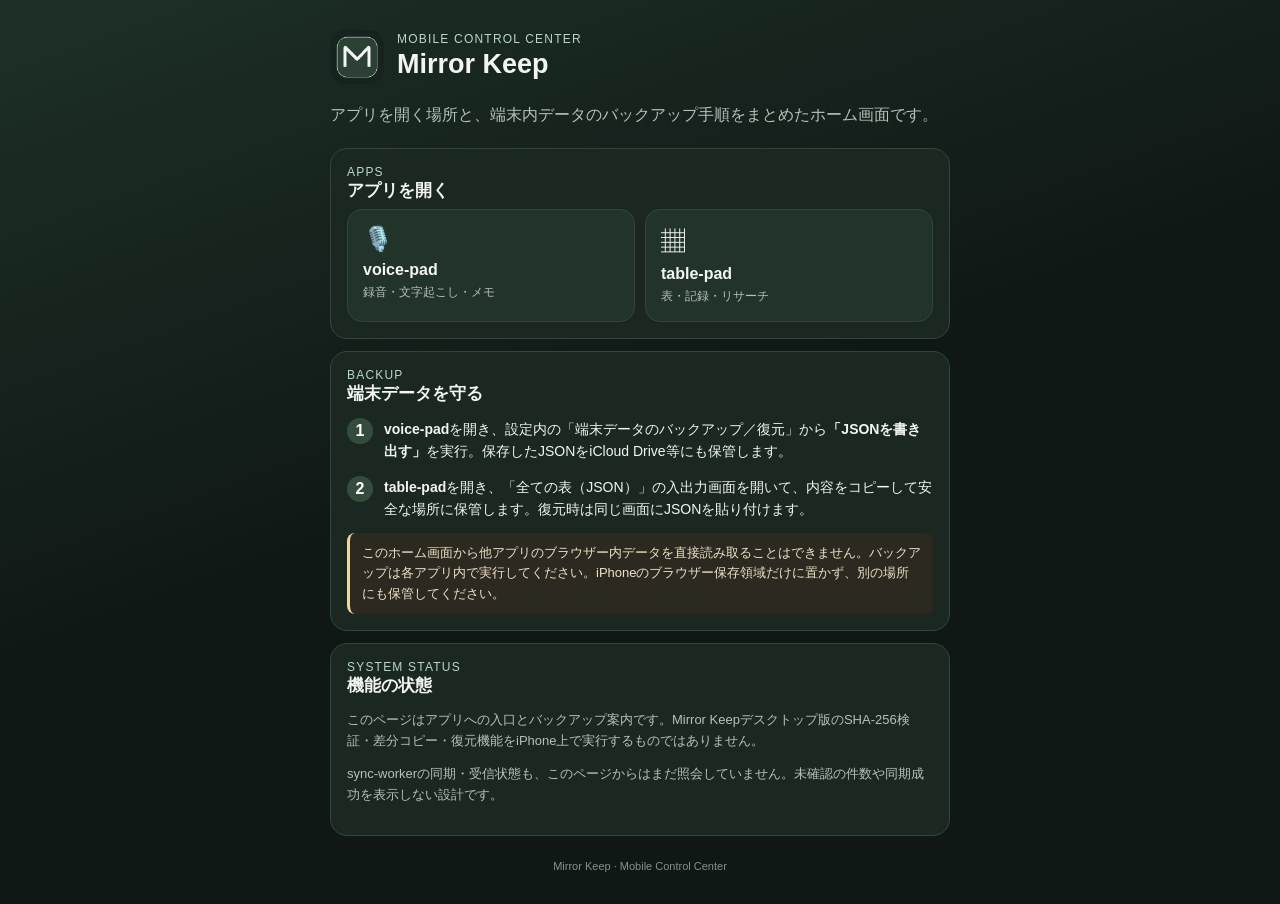
<file: iphone-home/index.html>
<!doctype html>
<html lang="ja"><head>
<meta charset="utf-8"><meta name="viewport" content="width=device-width,initial-scale=1,viewport-fit=cover">
<meta name="theme-color" content="#17231f"><meta name="apple-mobile-web-app-capable" content="yes">
<meta name="apple-mobile-web-app-status-bar-style" content="black-translucent"><meta name="apple-mobile-web-app-title" content="Mirror Keep">
<link rel="manifest" href="manifest.webmanifest"><link rel="apple-touch-icon" href="icon-180.png">
<title>Mirror Keep</title>
<style>
:root{color-scheme:dark;--bg:#101815;--panel:#1b2822;--line:#34463c;--text:#f2f5f1;--muted:#b4c2b8;--accent:#b9d8c1;--warn:#f0d6a2}
*{box-sizing:border-box}body{margin:0;background:linear-gradient(160deg,#1d3027,var(--bg) 48%);color:var(--text);font-family:-apple-system,BlinkMacSystemFont,"Hiragino Sans",Meiryo,sans-serif;min-height:100vh;padding:calc(env(safe-area-inset-top) + 22px) 16px calc(env(safe-area-inset-bottom) + 24px)}
main{max-width:620px;margin:auto}.brand{display:flex;align-items:center;gap:13px;margin:8px 0 18px}.brand img{width:54px;height:54px;border-radius:15px}.eyebrow,.label{font-size:12px;letter-spacing:.1em;color:var(--accent)}h1{font-size:27px;margin:3px 0}h2{font-size:17px;margin:0 0 7px}p{line-height:1.6}.lead{color:var(--muted);margin:0 0 20px}.panel{background:var(--panel);border:1px solid var(--line);border-radius:17px;padding:16px;margin:12px 0}.grid{display:grid;grid-template-columns:1fr 1fr;gap:10px}.tile{display:block;min-width:0;text-decoration:none;color:inherit;background:#22332a;border:1px solid var(--line);border-radius:15px;padding:15px;min-height:112px}.tile:active,.btn:active{transform:scale(.99)}.glyph{font-size:24px}.tile strong{display:block;margin:8px 0 4px}.small{font-size:12px;color:var(--muted);margin:0}.step{display:flex;gap:11px;margin:13px 0}.num{flex:none;width:26px;height:26px;border-radius:50%;background:#344c3d;color:#fff;display:grid;place-items:center;font-weight:700}.step p{margin:0;font-size:14px}.btn{display:inline-flex;align-items:center;justify-content:center;min-height:44px;padding:10px 14px;border:1px solid #557260;border-radius:12px;background:#2c4035;color:var(--text);font:inherit;text-decoration:none;margin:5px 5px 0 0}.note{border-left:3px solid var(--warn);padding:10px 12px;background:#2c2a20;border-radius:8px;color:#eee1c8;font-size:13px;line-height:1.55}.muted{color:var(--muted);font-size:13px}footer{text-align:center;color:#829389;font-size:11px;margin:24px 0 8px}
@media(max-width:380px){.grid{grid-template-columns:1fr}}
</style></head><body><main>
<header class="brand"><img src="icon-180.png" alt=""><div><div class="eyebrow">MOBILE CONTROL CENTER</div><h1>Mirror Keep</h1></div></header>
<p class="lead">アプリを開く場所と、端末内データのバックアップ手順をまとめたホーム画面です。</p>
<section class="panel"><div class="label">APPS</div><h2>アプリを開く</h2><div class="grid">
<a class="tile" href="../voice-pad/"><span class="glyph">🎙️</span><strong>voice-pad</strong><p class="small">録音・文字起こし・メモ</p></a>
<a class="tile" href="../table-pad/"><span class="glyph">▦</span><strong>table-pad</strong><p class="small">表・記録・リサーチ</p></a>
</div></section>
<section class="panel"><div class="label">BACKUP</div><h2>端末データを守る</h2>
<div class="step"><span class="num">1</span><p><b>voice-pad</b>を開き、設定内の「端末データのバックアップ／復元」から<strong>「JSONを書き出す」</strong>を実行。保存したJSONをiCloud Drive等にも保管します。</p></div>
<div class="step"><span class="num">2</span><p><b>table-pad</b>を開き、「全ての表（JSON）」の入出力画面を開いて、内容をコピーして安全な場所に保管します。復元時は同じ画面にJSONを貼り付けます。</p></div>
<div class="note">このホーム画面から他アプリのブラウザー内データを直接読み取ることはできません。バックアップは各アプリ内で実行してください。iPhoneのブラウザー保存領域だけに置かず、別の場所にも保管してください。</div>
</section>
<section class="panel"><div class="label">SYSTEM STATUS</div><h2>機能の状態</h2>
<p class="muted">このページはアプリへの入口とバックアップ案内です。Mirror Keepデスクトップ版のSHA-256検証・差分コピー・復元機能をiPhone上で実行するものではありません。</p>
<p class="muted">sync-workerの同期・受信状態も、このページからはまだ照会していません。未確認の件数や同期成功を表示しない設計です。</p>
</section>
<footer>Mirror Keep · Mobile Control Center</footer>
</main><script>
if('serviceWorker' in navigator && location.protocol==='https:'){window.addEventListener('load',()=>navigator.serviceWorker.register('./sw.js').catch(()=>{}));}
</script></body></html>
</file>
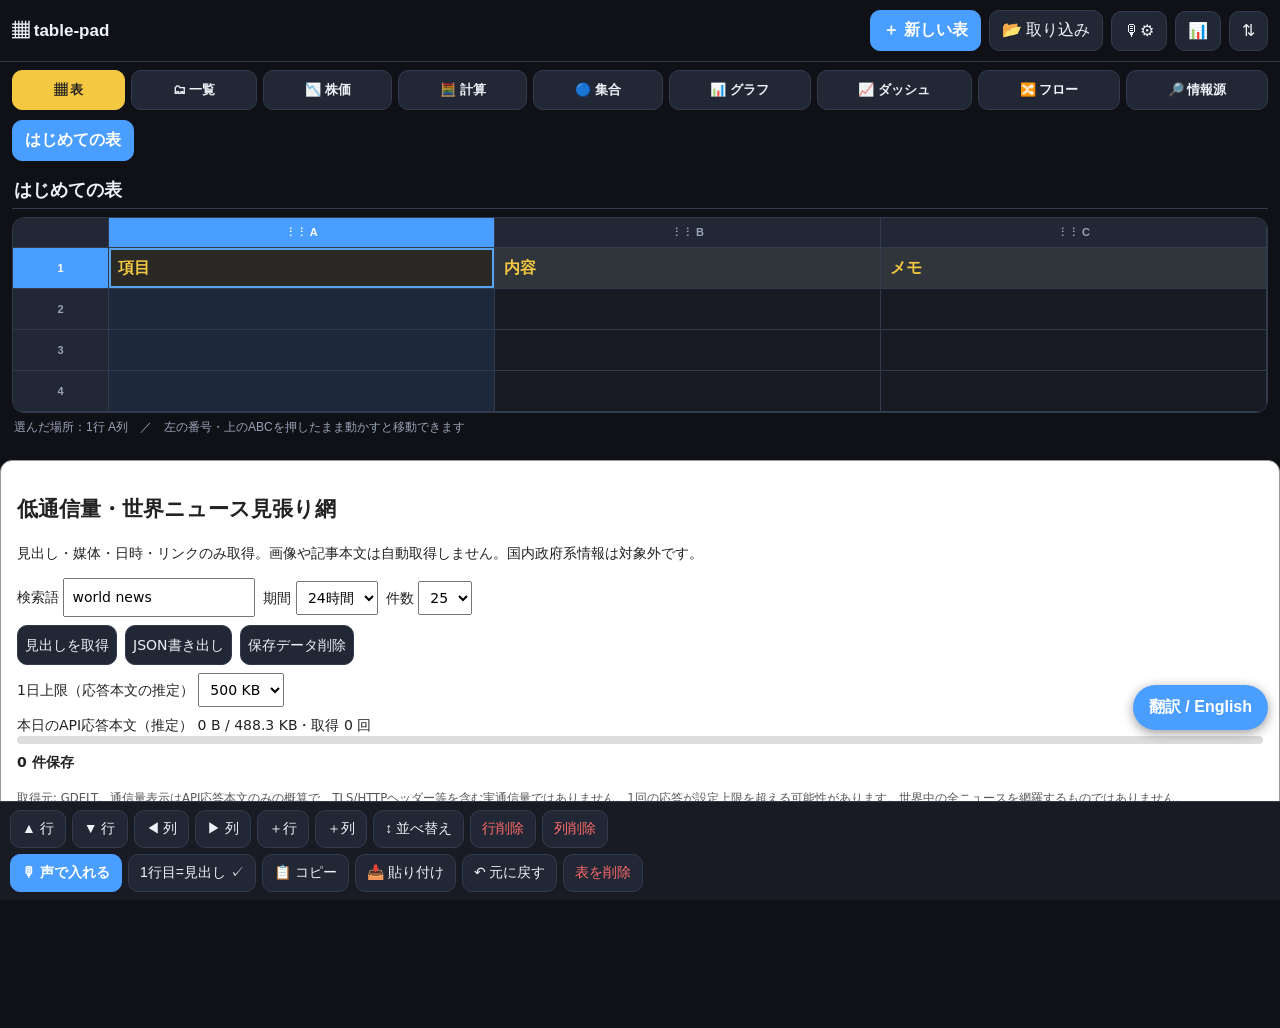
<file: table-pad/index.html>
﻿<!doctype html>
<html lang="ja"><head><meta charset="utf-8">
<meta name="viewport" content="width=device-width,initial-scale=1,viewport-fit=cover">
<meta name="theme-color" content="#0f1117"><meta name="tp-rev" content="tp-r7"><title>table-pad</title><link rel="manifest" href="manifest.webmanifest"><meta name="apple-mobile-web-app-capable" content="yes">
<style>
:root{--bg:#0f1117;--p:#181b24;--p2:#222735;--bd:#323a4d;--tx:#eef1f7;--dim:#9aa3b8;--blue:#4A9EFF;--gold:#F5C842;--red:#FF6B6B;--grn:#4AE09A}
*{box-sizing:border-box;-webkit-tap-highlight-color:transparent}
html,body{margin:0;background:var(--bg);color:var(--tx);font-family:-apple-system,"Hiragino Sans",sans-serif;font-size:16px}
body{padding:env(safe-area-inset-top) 0 calc(150px + env(safe-area-inset-bottom))}
header{display:flex;gap:8px;align-items:center;padding:10px 12px;position:sticky;top:0;background:var(--bg);z-index:5;border-bottom:1px solid var(--bd)}
header b{font-size:17px;flex:1}
button{font:inherit;color:var(--tx);background:var(--p2);border:1px solid var(--bd);border-radius:10px;padding:9px 12px;min-height:40px}
button:active{filter:brightness(1.3)} button.pri{background:var(--blue);border-color:var(--blue);color:#fff;font-weight:700}
button.dng{color:var(--red)} button:disabled{opacity:.35}
#tabs{display:flex;gap:6px;overflow-x:auto;padding:10px 12px}
#tabs button{white-space:nowrap;flex:none} #tabs button.on{background:var(--blue);border-color:var(--blue);color:#fff;font-weight:700}
#title{width:calc(100% - 24px);margin:0 12px 8px;font-size:18px;font-weight:700;background:transparent;border:none;border-bottom:1px solid var(--bd);color:var(--tx);padding:8px 2px;outline:none}
#wrap{overflow:auto;margin:0 12px;border:1px solid var(--bd);border-radius:12px;background:var(--p);max-height:62vh;-webkit-overflow-scrolling:touch}
table{border-collapse:separate;border-spacing:0;min-width:100%}
td,th{border-right:1px solid var(--bd);border-bottom:1px solid var(--bd);padding:0;min-width:96px;background:var(--p);position:relative}
th.h{background:var(--p2);min-width:34px;width:34px;position:sticky;left:0;z-index:2;font-size:11px;color:var(--dim);text-align:center;touch-action:none;user-select:none}
th.ch{background:var(--p2);height:30px;position:sticky;top:0;z-index:1;font-size:11px;color:var(--dim);touch-action:none;user-select:none}
th.corner{position:sticky;left:0;top:0;z-index:3;background:var(--p2)}
td input{width:100%;min-width:96px;border:none;background:transparent;color:var(--tx);font:inherit;padding:11px 9px;outline:none}
tr.hd td input{font-weight:700;color:var(--gold);background:rgba(245,200,66,.08)}
td.sel{box-shadow:inset 0 0 0 2px var(--blue)} td.selr,td.selc{background:rgba(74,158,255,.10)}
th.on{background:var(--blue);color:#fff}
.drop{box-shadow:inset 0 3px 0 var(--gold)} .dropc{box-shadow:inset 3px 0 0 var(--gold)}
#bar{position:fixed;left:0;right:0;bottom:0;background:var(--p);border-top:1px solid var(--bd);padding:8px 10px calc(8px + env(safe-area-inset-bottom));z-index:9}
#bar .row{display:flex;gap:6px;overflow-x:auto;margin-bottom:6px} #bar .row:last-child{margin:0} #bar button{flex:none;padding:8px 11px;min-height:38px;font-size:14px}
#hint{padding:6px 14px;color:var(--dim);font-size:12px;min-height:24px}
#toast{position:fixed;left:50%;bottom:150px;transform:translateX(-50%);background:#000c;color:#fff;padding:9px 14px;border-radius:20px;font-size:13px;z-index:20;display:none;max-width:90%}
#views{display:flex;gap:6px;padding:8px 12px 0;overflow-x:auto}
#views button{flex:1 0 auto;font-weight:700;padding:9px 7px;font-size:13px;white-space:nowrap}#views button.on{background:var(--gold);border-color:var(--gold);color:#222}
#cv,#fv,#dv{padding:8px 12px}
#dv[hidden]{display:none}
.kpis{display:grid;grid-template-columns:repeat(3,1fr);gap:8px;margin-bottom:10px}.kpi{background:var(--p);border:1px solid var(--bd);border-radius:12px;padding:8px 10px}.kpi small{display:block;font-size:11px;color:var(--dim)}.kpi b{font-size:20px}
.fchips{display:flex;flex-wrap:wrap;gap:6px;margin-bottom:10px;align-items:center}.fchip{background:rgba(245,200,66,.14);border:1px solid var(--gold);color:var(--gold);border-radius:18px;padding:6px 12px;font-size:13px}
#dcards{display:grid;grid-template-columns:1fr;gap:10px}@media(min-width:760px){#dcards{grid-template-columns:1fr 1fr}}
.dc{background:var(--p);border:1px solid var(--bd);border-radius:12px;padding:8px;min-width:0}.dc .dh{display:flex;gap:6px;align-items:center;margin-bottom:4px}.dc .dh b{flex:1;font-size:14px;overflow:hidden;text-overflow:ellipsis;white-space:nowrap}.dc .dh button{min-height:34px;padding:4px 9px;font-size:13px}
.dc .dbox{overflow:auto}.dc .ded{margin:6px 0}.dc [data-k]{cursor:pointer}
#dtip{min-height:22px;font-size:14px;color:var(--gold);padding:0 4px 6px;font-weight:700}
#imp{max-width:520px}#imp textarea{height:120px}#imp .msg{font-size:12px;color:var(--dim);line-height:1.6;margin:6px 0}#iPrev{overflow:auto;max-height:200px;border:1px solid var(--bd);border-radius:8px;margin:8px 0}#iPrev table{font-size:12px;min-width:0}#iPrev td,#iPrev th{padding:4px 7px;white-space:nowrap;min-width:0}#iPrev tr.h td{color:var(--gold);font-weight:700}
#imp label.ck{display:block;font-size:13px;margin:4px 0}
#imp select{width:100%;font:inherit;font-size:16px;color:var(--tx);background:var(--p2);border:1px solid var(--bd);border-radius:10px;padding:9px}
.sec{background:var(--p);border:1px solid var(--bd);border-radius:12px;padding:10px;margin-bottom:10px}
.sec h4{margin:0 0 8px;font-size:13px;color:var(--dim);font-weight:700}
.chips{display:flex;flex-wrap:wrap;gap:6px}
.chip{padding:7px 12px;min-height:36px;border-radius:18px;font-size:14px;background:var(--p2)}
.chip.on{background:var(--blue);border-color:var(--blue);color:#fff;font-weight:700}
.chip.rec{border-color:var(--gold);color:var(--gold)}.chip.rec.on{background:var(--gold);color:#222}
.ctl{display:grid;grid-template-columns:1fr 1fr;gap:8px}
.ctl label{font-size:12px;color:var(--dim);display:block}
.ctl select{width:100%;font:inherit;font-size:16px;color:var(--tx);background:var(--p2);border:1px solid var(--bd);border-radius:10px;padding:9px}
#why{font-size:14px;line-height:1.55;background:rgba(245,200,66,.10);border:1px solid rgba(245,200,66,.5);border-radius:12px;padding:10px 12px;margin-bottom:10px}
#chartBox,#flowBox{background:var(--p);border:1px solid var(--bd);border-radius:12px;padding:8px;overflow:auto}
#tip{min-height:22px;font-size:14px;color:var(--gold);padding:0 4px 6px;font-weight:700}
.legend{display:flex;flex-wrap:wrap;gap:6px 14px;padding:6px 4px 2px;font-size:13px;color:var(--dim)}
.legend i{display:inline-block;width:11px;height:11px;border-radius:3px;margin-right:5px;vertical-align:-1px}
#ftxt{width:100%;height:150px;background:var(--bg);color:var(--tx);border:1px solid var(--bd);border-radius:10px;padding:10px;font:16px/1.5 ui-monospace,Menlo,monospace}
#cv[hidden],#fv[hidden],#lv[hidden],#sv[hidden],#xv[hidden],#zv[hidden]{display:none}
#sv,#xv,#zv{padding:8px 12px}
.prow{display:flex;flex-wrap:wrap;gap:6px;align-items:center;margin-bottom:8px}.prow .pl{flex:1 0 100%;font-size:13px;color:var(--dim)}.prow .lin{flex:1;min-width:0}.prow .pu{width:62px;font-size:13px;color:var(--dim)}
.ovcard{border:1px solid rgba(245,200,66,.55);border-radius:12px;padding:8px 10px;margin-bottom:8px;background:rgba(245,200,66,.06)}.ovh{display:flex;gap:8px;align-items:baseline;margin-bottom:2px;font-size:15px}.ovn{color:var(--gold);font-weight:700}.sschip{display:inline-block;margin:2px 4px 2px 0;padding:3px 9px;border-radius:14px;background:var(--p2);border:1px solid var(--bd);font-size:13px}
.srow{display:flex;gap:10px;justify-content:space-between;padding:7px 0;border-bottom:1px solid var(--bd);font-size:14px;line-height:1.5}.srow span{color:var(--dim);flex:none;max-width:46%}.srow b{text-align:right;font-weight:600;word-break:break-all}.srow b.near{color:var(--gold)}
.shead{margin-top:12px;padding:4px 0;font-size:13px;font-weight:700;color:var(--gold);border-bottom:2px solid var(--bd)}
.ssum{background:rgba(245,200,66,.10);border:1px solid rgba(245,200,66,.5);border-radius:12px;padding:10px 12px;margin-bottom:6px;font-size:15px}
.calout{margin-top:8px}
#lv{padding:8px 12px}
.lin{width:100%;font:inherit;font-size:16px;color:var(--tx);background:var(--p2);border:1px solid var(--bd);border-radius:10px;padding:10px}
.lcard{background:var(--p);border:1px solid var(--bd);border-radius:12px;padding:10px 12px;margin-bottom:8px}
.lcard>b{display:block;font-size:16px;margin-bottom:4px;color:var(--gold)}
.lcard .kv{display:flex;gap:8px;font-size:14px;line-height:1.55}.lcard .kv span{color:var(--dim);flex:none;width:32%;overflow:hidden;text-overflow:ellipsis;white-space:nowrap}.lcard .kv em{font-style:normal;word-break:break-all}
.lcard .kvs{font-size:13px;line-height:1.7;color:var(--dim)}.lcard .kvs b{color:var(--tx)}
.tbar{display:flex;align-items:center;gap:6px;font-size:13px;margin-top:3px}.tbar span{width:34%;overflow:hidden;text-overflow:ellipsis;white-space:nowrap}.tbar i{display:block;height:10px;background:var(--blue);border-radius:3px;flex:none}.tbar em{font-style:normal;color:var(--dim)}
.pv{overflow:auto;border:1px solid var(--bd);border-radius:12px;background:var(--p);max-height:60vh;-webkit-overflow-scrolling:touch}
.pv table{min-width:0}.pv td,.pv th{min-width:64px;padding:8px 10px;font-size:13px;text-align:right;white-space:nowrap}
.pv th{background:var(--p2);position:sticky;top:0;z-index:1;color:var(--dim)}.pv td:first-child,.pv th:first-child{text-align:left;position:sticky;left:0;background:var(--p2);z-index:2}
dialog{background:var(--p);color:var(--tx);border:1px solid var(--bd);border-radius:14px;width:92%;max-width:440px}
dialog textarea{width:100%;height:160px;background:var(--bg);color:var(--tx);border:1px solid var(--bd);border-radius:8px;padding:8px;font:inherit}
.resource-grid{display:grid;grid-template-columns:repeat(auto-fit,minmax(min(100%,260px),1fr));gap:10px;padding:12px}.resource-card{background:var(--p);border:1px solid var(--bd);border-radius:12px;padding:13px}.resource-card h3{font-size:15px;margin:0 0 7px}.resource-card p{font-size:13px;color:var(--dim);line-height:1.55;margin:0 0 10px}.resource-card a{color:var(--blue);overflow-wrap:anywhere}.resource-tag{display:inline-block;font-size:11px;border:1px solid var(--bd);border-radius:20px;padding:3px 7px;margin-bottom:8px;color:var(--dim)}#rSearch{width:calc(100% - 24px);margin:12px;padding:10px;background:var(--p);color:var(--tx);border:1px solid var(--bd);border-radius:9px;font:inherit}#rSummary{padding:0 12px;color:var(--dim);font-size:12px}.resource-grid{padding-top:8px}.resource-grid{display:grid;grid-template-columns:repeat(auto-fit,minmax(min(100%,260px),1fr));gap:10px;padding:12px}.resource-card{background:var(--p);border:1px solid var(--bd);border-radius:12px;padding:13px}.resource-card h3{font-size:15px;margin:0 0 7px}.resource-card p{font-size:13px;color:var(--dim);line-height:1.55;margin:0 0 10px}.resource-card a{color:var(--blue);overflow-wrap:anywhere}.resource-tag{display:inline-block;font-size:11px;border:1px solid var(--bd);border-radius:20px;padding:3px 7px;margin-bottom:8px;color:var(--dim)}#rSearch{width:calc(100% - 24px);margin:12px;padding:10px;background:var(--p);color:var(--tx);border:1px solid var(--bd);border-radius:9px;font:inherit}.resource-tools{display:flex;flex-wrap:wrap;gap:7px;padding:0 12px}.resource-tools button{padding:9px 11px;border:1px solid var(--bd);border-radius:9px;background:var(--p);color:var(--tx);font:inherit;font-size:13px}.resource-pick{display:flex;align-items:center;gap:7px;margin-bottom:8px;font-size:13px;color:var(--dim)}.resource-pick input{width:20px;height:20px}#rSummary{padding:10px 12px;color:var(--dim);font-size:12px;line-height:1.5}.resource-grid{padding-top:8px}</style><style>
#jqa{margin:12px 0;padding:12px;background:var(--p);border:1px solid var(--bd);border-radius:12px}#jqa h3{margin:0 0 8px;font-size:17px}#jqa p{font-size:13px;color:var(--dim);line-height:1.6}#jqa .jqa-grid{display:grid;grid-template-columns:1fr 1fr;gap:8px}#jqa label{font-size:12px;color:var(--dim)}#jqa input{display:block;width:100%;min-width:0;margin-top:4px;padding:10px;border:1px solid var(--bd);border-radius:9px;background:var(--p2);color:var(--tx);font:inherit;font-size:16px}#jqa .jqa-actions{display:flex;flex-wrap:wrap;gap:7px;margin-top:10px}#jqa .jqa-status{font-size:13px;line-height:1.5;margin-top:9px;color:var(--gold);overflow-wrap:anywhere}#jqa .jqa-status[data-kind=ok]{color:var(--grn)}#jqa .jqa-status[data-kind=error]{color:var(--red)}#jqa .jqa-results{display:grid;gap:6px;margin-top:8px}#jqa .jqa-result{display:flex;gap:8px;align-items:center;justify-content:space-between;text-align:left;width:100%;padding:10px;background:var(--p2);border:1px solid var(--bd);border-radius:9px}#jqa .jqa-result span{display:block;font-size:12px;color:var(--dim)}#jqa .jqa-result b{font-size:14px}#jqa .jqa-note{font-size:12px;color:var(--dim);line-height:1.6;margin-top:8px}@media(max-width:480px){#jqa .jqa-grid{grid-template-columns:1fr}#jqa .jqa-actions button{flex:1 1 100%}}
</style></head><body>
<header><b>▦ table-pad</b><button id="bNew" class="pri">＋ 新しい表</button><button id="bImp">📂 取り込み</button><button id="bSync" title="声の受け取り設定">🎙⚙</button><button id="bSto" title="保存量を見る">📊</button><button id="bIO">⇅</button></header>
<div id="views"><button data-v="t" class="on">▦ 表</button><button data-v="l">🗂 一覧</button><button data-v="s">📉 株価</button><button data-v="x">🧮 計算</button><button data-v="z">🔵 集合</button><button data-v="c">📊 グラフ</button><button data-v="d">📈 ダッシュ</button><button data-v="f">🔀 フロー</button><button data-v="r">🔎 情報源</button></div>
<div id="tabs"></div>
<input id="title" placeholder="表の名前">
<div id="wrap"><table id="tb"></table></div>
<div id="hint"></div>
<div id="bar">
  <div class="row"><button id="rUp">▲ 行</button><button id="rDn">▼ 行</button><button id="cLf">◀ 列</button><button id="cRt">▶ 列</button><button id="aR">＋行</button><button id="aC">＋列</button><button id="sT">↕ 並べ替え</button><button id="dR" class="dng">行削除</button><button id="dC" class="dng">列削除</button></div>
  <div class="row"><button id="vc" class="pri">🎙 声で入れる</button><button id="hdr">1行目=見出し</button><button id="cp">📋 コピー</button><button id="ps">📥 貼り付け</button><button id="un">↶ 元に戻す</button><button id="dT" class="dng">表を削除</button></div>
</div>
<div id="cv" hidden>
  <div id="why"></div>
  <div id="tip"></div><div id="chartBox"></div>
  <div style="display:flex;gap:8px;margin-top:8px"><button id="cPng">🖼 画像で保存</button></div>
  <div class="sec"><h4>① グラフの種類</h4><div class="chips" id="ctype"></div></div>
  <div class="sec"><h4>② 見る角度を変える</h4>
    <div class="ctl"><div><label>分類（何ごとに見る？）</label><select id="vCat"></select></div><div><label>値（何を見る？）</label><select id="vVal"></select></div>
    <div><label>集計</label><select id="vAgg"><option value="sum">合計</option><option value="avg">平均</option><option value="count">件数</option><option value="max">最大</option><option value="min">最小</option></select></div>
    <div><label>色分け（2つ目の分類）</label><select id="vSer"></select></div>
    <div><label>並び順</label><select id="vSort"><option value="val">大きい順</option><option value="orig">表の順</option><option value="name">名前順</option></select></div>
    <div id="granBox"><label>日付のまとめ方</label><select id="vGran"><option value="y">年ごと</option><option value="m">月ごと</option><option value="d">日ごと</option></select></div></div>
    <div style="margin-top:8px"><button id="vNext">🔄 次の角度（分類を順に切替）</button></div></div>
  <div class="sec"><h4>③ 絞り込み（スライサー）<span id="slCnt" style="float:right;font-weight:400"></span></h4><div id="slicers"></div><button id="slClr" style="margin-top:6px">絞り込みを全部解除</button></div>
</div>
<div id="lv" hidden></div>
<div id="sv" hidden></div>
<div id="xv" hidden></div>
<div id="zv" hidden></div>
<div id="dv" hidden>
  <div id="dkpi" class="kpis"></div>
  <div id="dfil" class="fchips"></div>
  <details class="sec" id="dsl"><summary style="font-size:13px;color:var(--dim);font-weight:700">絞り込み（スライサー）</summary><div id="dslb" style="margin-top:8px"></div></details>
  <div id="dtip"></div>
  <div id="dcards"></div>
  <div style="display:flex;gap:8px;margin-top:10px;flex-wrap:wrap"><button id="dAdd" class="pri">＋ グラフを追加</button><button id="dAuto">🔄 自動で並べ直す</button><button id="dPng">🖼 全体を画像で保存</button></div>
  <div style="font-size:12px;color:var(--dim);margin-top:8px;line-height:1.6">棒・点・円をタップすると、他のグラフがその条件で絞り込まれます（もう一度タップで解除、複数タップで追加）。</div>
</div>
<div id="fv" hidden>
  <div class="sec"><h4>書き方：「A -> B」で線がつながります</h4>
  <div style="font-size:12px;color:var(--dim);line-height:1.6;margin-bottom:6px">・<b>判断</b>は末尾に？ または {…}　・<b>はい／いいえ</b>は「A -(はい)-> B」　・<b>始め／終わり</b>は (…)　・横に長く続けて書いてOK：A -> B -> C</div>
  <div class="chips" style="margin-bottom:8px"><button class="chip" data-ins=" -> ">→ 矢印</button><button class="chip" data-ins="？">◇ 判断？</button><button class="chip" data-ins=" -(はい)-> ">はい</button><button class="chip" data-ins=" -(いいえ)-> ">いいえ</button><button class="chip" data-ins="\n">⏎ 次の行</button></div>
  <textarea id="ftxt" spellcheck="false"></textarea>
  <div class="chips" style="margin-top:8px"><button id="fDir">↓↔→ 向きを変える</button><button id="fTbl">▦ 表から作る</button><button id="fZi">＋</button><button id="fZo">－</button><button id="fPng">🖼 画像で保存</button></div></div>
  <div id="flowBox"></div>
</div>
<div id="rv" hidden><section style="padding:12px 12px 4px"><h2 style="margin:0 0 6px;font-size:18px">ニュース・情報源</h2><p style="margin:0 0 10px;color:var(--dim);font-size:13px;line-height:1.5">下の媒体名を押すと、そのニュースサイト本体へ直接移動します。記事は各サイト内の検索窓で探してください。キーワードを使って複数媒体を横断検索したい場合は、Google News検索を利用できます。</p><div style="display:flex;flex-wrap:wrap;gap:8px;margin:0 0 12px"><a href="https://www.theguardian.com/" target="_blank" rel="noopener noreferrer" style="display:inline-block;padding:10px 12px;border:1px solid var(--bd);border-radius:9px;background:var(--p);color:var(--tx);text-decoration:none;font:inherit">The Guardian ↗</a><a href="https://www.nytimes.com/" target="_blank" rel="noopener noreferrer" style="display:inline-block;padding:10px 12px;border:1px solid var(--bd);border-radius:9px;background:var(--p);color:var(--tx);text-decoration:none;font:inherit">The New York Times ↗</a><a href="https://www.reuters.com/" target="_blank" rel="noopener noreferrer" style="display:inline-block;padding:10px 12px;border:1px solid var(--bd);border-radius:9px;background:var(--p);color:var(--tx);text-decoration:none;font:inherit">Reuters ↗</a><a href="https://www.cnbc.com/" target="_blank" rel="noopener noreferrer" style="display:inline-block;padding:10px 12px;border:1px solid var(--bd);border-radius:9px;background:var(--p);color:var(--tx);text-decoration:none;font:inherit">CNBC ↗</a><a href="https://finance.yahoo.com/" target="_blank" rel="noopener noreferrer" style="display:inline-block;padding:10px 12px;border:1px solid var(--bd);border-radius:9px;background:var(--p);color:var(--tx);text-decoration:none;font:inherit">Yahoo Finance ↗</a><a href="https://apnews.com/" target="_blank" rel="noopener noreferrer" style="display:inline-block;padding:10px 12px;border:1px solid var(--bd);border-radius:9px;background:var(--p);color:var(--tx);text-decoration:none;font:inherit">AP News ↗</a><a href="https://www.bbc.com/news" target="_blank" rel="noopener noreferrer" style="display:inline-block;padding:10px 12px;border:1px solid var(--bd);border-radius:9px;background:var(--p);color:var(--tx);text-decoration:none;font:inherit">BBC News ↗</a><a href="https://news.google.com/" target="_blank" rel="noopener noreferrer" style="display:inline-block;padding:10px 12px;border:1px solid var(--bd);border-radius:9px;background:var(--p);color:var(--tx);text-decoration:none;font:inherit">Google News ↗</a></div><h3 style="font-size:15px;margin:8px 0">Google Newsで横断検索</h3><input id="newsQuery" type="search" placeholder="例：Japan economy / Apple earnings" style="box-sizing:border-box;width:100%;padding:11px;background:var(--p);color:var(--tx);border:1px solid var(--bd);border-radius:9px;font:inherit;margin:0 0 8px"><div class="resource-tools" style="padding:0 0 10px"><button type="button" data-news-search="google">Google Newsで検索 ↗</button></div></section><hr style="border:0;border-top:1px solid var(--bd);margin:8px 12px"><section style="padding:4px 12px"><h2 style="margin:0 0 6px;font-size:18px">情報源リンク集</h2><input id="rSearch" type="search" placeholder="情報源を絞り込む（HTML、株式、世界、翻訳など）" style="box-sizing:border-box;width:100%;padding:11px;background:var(--p);color:var(--tx);border:1px solid var(--bd);border-radius:9px;font:inherit;margin:0 0 8px"><div class="resource-tools"><button type="button" id="rSelectVisible">表示中を選択</button><button type="button" id="rClear">選択解除</button><button type="button" id="rCopySelected">選択したリンクをコピー</button><button type="button" id="rCopyVisible">表示中のリンクを全部コピー</button></div><div id="rSummary">媒体名を押すと公式サイトへ直接移動します。情報源リンクは複数選択してまとめてコピーできます。</div><div id="rCards" class="resource-grid"></div></section><textarea id="rCopyFallback" aria-label="コピー用テキスト" readonly style="position:fixed;left:-9999px;top:0"></textarea></div><div id="toast"></div>
<dialog id="imp"><div style="font-weight:700;margin-bottom:8px">📂 表データの取り込み（会計ソフトのCSVなど）</div>
  <div style="display:flex;gap:6px;flex-wrap:wrap"><button id="iFile" class="pri">ファイルを選ぶ</button><button id="iPaste">貼り付け</button><button id="iSample">会計サンプル</button></div>
  <input type="file" id="iInp" accept=".csv,.tsv,.txt,text/csv,text/plain,text/tab-separated-values" hidden>
  <textarea id="iTa" hidden placeholder="Excelやcsvの内容をここに貼り付け" style="width:100%;margin-top:8px;background:var(--bg);color:var(--tx);border:1px solid var(--bd);border-radius:8px;padding:8px;font:inherit"></textarea>
  <div class="msg" id="iInfo">freee・弥生・マネーフォワードなどの「仕訳帳／総勘定元帳」CSV（Shift_JISも可）をそのまま選べます。</div>
  <div class="ctl"><div><label>見出し行</label><select id="iHdr"></select></div><div><label>区切り文字</label><select id="iDel"><option value="auto">自動</option><option value=",">カンマ</option><option value="\t">タブ</option><option value=";">セミコロン</option></select></div></div>
  <label class="ck"><input type="checkbox" id="iNeg" checked> △1,000 ▲1,000 (1,000) をマイナスの数字にする</label>
  <label class="ck"><input type="checkbox" id="iDat" checked> 日付をそろえる（令和8年4月5日・20260405・2026/4/5）</label>
  <label class="ck"><input type="checkbox" id="iTot" checked> 「合計」「小計」の行は除く</label>
  <div id="iPrev"></div>
  <div style="display:flex;gap:8px;justify-content:flex-end"><button id="iX">閉じる</button><button id="iOk" class="pri" disabled>取り込む</button></div></dialog>
<dialog id="syn"><div style="font-weight:700;margin-bottom:8px">🎙 声（voice-pad）からの受け取り</div>
  <div style="font-size:12px;color:var(--dim);line-height:1.6;margin-bottom:8px">voice-pad の「table-pad へ預ける」で預けた表・フローを、起動したときと戻ったときに自動で受け取ります。エンドポイントとトークンは quick-ref と同じものです（同じブラウザなら自動で読み取ります）。</div>
  <input id="sEp" placeholder="https://sync-worker.xxxx.workers.dev" style="width:100%;margin-bottom:6px;background:var(--bg);color:var(--tx);border:1px solid var(--bd);border-radius:8px;padding:10px;font:inherit">
  <input id="sTk" type="password" autocomplete="off" placeholder="同期トークン（保存済みなら空でOK）" style="width:100%;margin-bottom:6px;background:var(--bg);color:var(--tx);border:1px solid var(--bd);border-radius:8px;padding:10px;font:inherit">
  <div id="sMsg" style="font-size:13px;min-height:20px;color:var(--gold)"></div>
  <div style="display:flex;gap:8px;justify-content:flex-end;margin-top:8px"><button id="sX">閉じる</button><button id="sSave">保存</button><button id="sGo" class="pri">今すぐ受け取る</button></div></dialog>
<dialog id="sto"><div style="font-weight:700;margin-bottom:8px">📊 このアプリの保存量</div>
  <div style="font-size:12px;color:var(--dim);line-height:1.6;margin-bottom:8px">キー名とサイズだけを出します。表の中身や名前は出しません。</div>
  <pre id="stoOut" style="white-space:pre-wrap;font-size:12px;background:var(--bg);border:1px solid var(--bd);border-radius:8px;padding:8px;max-height:50vh;overflow:auto"></pre>
  <div id="stoMsg" style="font-size:13px;min-height:18px;color:var(--gold)"></div>
  <div style="display:flex;gap:8px;justify-content:flex-end;margin-top:8px"><button id="stoX">閉じる</button><button id="stoCp" class="pri">📋 コピー</button></div></dialog>
<dialog id="dlg"><div id="dh" style="font-weight:700;margin-bottom:8px"></div><textarea id="dta"></textarea><div style="display:flex;gap:8px;margin-top:10px;justify-content:flex-end;flex-wrap:wrap"><button id="dDownload" hidden>JSONを保存</button><button id="dx">閉じる</button><button id="dok" class="pri">OK</button></div></dialog>
<script>
(function(){
'use strict';
const KEY='tp_tables_v1', CUR='tp_cur';
let tables=[], cur=null, sel={r:0,c:0}, hist=[], vr=null;
const $=id=>document.getElementById(id);
function uid(){return 't'+Date.now().toString(36)+Math.random().toString(36).slice(2,5)}
function load(){try{tables=JSON.parse(localStorage.getItem(KEY)||'[]')}catch(e){tables=[]} cur=localStorage.getItem(CUR);}
let saveErrorShown=false;function save(){try{localStorage.setItem(KEY,JSON.stringify(tables));localStorage.setItem(CUR,cur||'');saveErrorShown=false;return true}catch(e){if(!saveErrorShown){toast('保存できません。空き容量を確保し、JSONバックアップを取ってください');saveErrorShown=true}return false}}
function T(){return tables.find(t=>t.id===cur)}
function mk(title,rows,cols){const d=[];for(let r=0;r<rows;r++){d.push(Array(cols).fill(''))}return{id:uid(),title:title||'新しい表',d,header:true,at:Date.now()}}
function toast(m){const t=$('toast');t.textContent=m;t.style.display='block';clearTimeout(toast.h);toast.h=setTimeout(()=>t.style.display='none',1800)}
function push(){const t=T();if(!t)return;hist.push(JSON.stringify(t));if(hist.length>40)hist.shift()}
function touch(){const t=T();if(t){t.at=Date.now()}save()}
function colName(i){let s='';i++;while(i>0){const m=(i-1)%26;s=String.fromCharCode(65+m)+s;i=Math.floor((i-1)/26)}return s}

function renderTabs(){
  $('tabs').innerHTML=tables.map(t=>'<button data-id="'+t.id+'" class="'+(t.id===cur?'on':'')+'">'+esc(t.title||'無題')+'</button>').join('');
}
function esc(s){return String(s).replace(/[&<>"]/g,c=>({'&':'&amp;','<':'&lt;','>':'&gt;','"':'&quot;'}[c]))}
function render(){renderTable();applyView()}
function renderTable(){
  renderTabs();
  const t=T(); const tb=$('tb');
  const has=!!t;
  ['rUp','rDn','cLf','cRt','aR','aC','dR','dC','vc','hdr','cp','ps','un','dT','sT'].forEach(i=>$(i).disabled=!has);
  $('title').style.display=has?'':'none'; $('wrap').style.display=has?'':'none';
  if(!t){tb.innerHTML='';$('hint').textContent='「＋ 新しい表」で表を作れます';return}
  $('title').value=t.title;
  const RC=400;sel.r=Math.min(sel.r,t.d.length-1,RC-1);sel.c=Math.min(sel.c,t.d[0].length-1);
  let h='<tr><th class="corner"></th>';
  for(let c=0;c<t.d[0].length;c++)h+='<th class="ch'+(c===sel.c?' on':'')+'" data-ch="'+c+'">⋮⋮ '+colName(c)+'</th>';
  h+='</tr>';
  t.d.forEach((row,r)=>{if(r>=RC)return;
    h+='<tr class="'+(t.header&&r===0?'hd':'')+'"><th class="h'+(r===sel.r?' on':'')+'" data-rh="'+r+'">'+(r+1)+'</th>';
    row.forEach((v,c)=>{h+='<td data-r="'+r+'" data-c="'+c+'" class="'+(r===sel.r&&c===sel.c?'sel':(r===sel.r?'selr':(c===sel.c?'selc':'')))+'"><input value="'+esc(v)+'" data-r="'+r+'" data-c="'+c+'" enterkeyhint="next"></td>'});
    h+='</tr>'});
  tb.innerHTML=h;
  $('hdr').textContent=t.header?'1行目=見出し ✓':'1行目=見出し';
  $('hint').textContent='選んだ場所：'+(sel.r+1)+'行 '+colName(sel.c)+'列　／　左の番号・上のABCを押したまま動かすと移動できます'+(t.d.length>RC?'　※表は先頭'+RC+'行だけ表示（グラフ・ダッシュは全'+t.d.length+'行）':'');
}
// 編集
$('tb').addEventListener('focusin',e=>{const i=e.target;if(i.tagName!=='INPUT')return;const r=+i.dataset.r,c=+i.dataset.c;if(r!==sel.r||c!==sel.c){sel={r,c};markSel()}});
function markSel(){document.querySelectorAll('#tb td').forEach(td=>{const r=+td.dataset.r,c=+td.dataset.c;td.className=(r===sel.r&&c===sel.c)?'sel':(r===sel.r?'selr':(c===sel.c?'selc':''))});
  document.querySelectorAll('#tb th.h').forEach(h=>h.classList.toggle('on',+h.dataset.rh===sel.r));
  document.querySelectorAll('#tb th.ch').forEach(h=>h.classList.toggle('on',+h.dataset.ch===sel.c));
  $('hint').textContent='選んだ場所：'+(sel.r+1)+'行 '+colName(sel.c)+'列　／　左の番号・上のABCを押したまま動かすと移動できます'}
let editSnap=false;
$('tb').addEventListener('input',e=>{const i=e.target;if(i.tagName!=='INPUT')return;const t=T();if(!editSnap){push();editSnap=true;clearTimeout(editSnap.h);setTimeout(()=>editSnap=false,1500)}t.d[+i.dataset.r][+i.dataset.c]=i.value;touch()});
$('tb').addEventListener('keydown',e=>{if(e.key==='Enter'&&e.target.tagName==='INPUT'){e.preventDefault();const t=T();const r=+e.target.dataset.r+1,c=+e.target.dataset.c;if(r>=t.d.length){push();t.d.push(Array(t.d[0].length).fill(''));touch();sel={r,c};render()}else sel={r,c};focusSel()}});
function focusSel(){const i=document.querySelector('#tb input[data-r="'+sel.r+'"][data-c="'+sel.c+'"]');if(i){i.focus();i.scrollIntoView({block:'nearest',inline:'nearest'})}markSel()}
// 行列操作
function mv(arr,a,b){if(b<0||b>=arr.length||a===b)return false;const x=arr.splice(a,1)[0];arr.splice(b,0,x);return true}
function moveRow(a,b){const t=T();if(mv(t.d,a,b)){sel.r=b;touch();render();return true}return false}
function moveCol(a,b){const t=T();if(b<0||b>=t.d[0].length||a===b)return false;t.d.forEach(r=>mv(r,a,b));sel.c=b;touch();render();return true}
$('rUp').onclick=()=>{push();moveRow(sel.r,sel.r-1)||hist.pop()};$('rDn').onclick=()=>{push();moveRow(sel.r,sel.r+1)||hist.pop()};
$('cLf').onclick=()=>{push();moveCol(sel.c,sel.c-1)||hist.pop()};$('cRt').onclick=()=>{push();moveCol(sel.c,sel.c+1)||hist.pop()};
$('aR').onclick=()=>{const t=T();push();t.d.splice(sel.r+1,0,Array(t.d[0].length).fill(''));sel.r++;touch();render();focusSel()};
$('aC').onclick=()=>{const t=T();push();t.d.forEach(r=>r.splice(sel.c+1,0,''));sel.c++;touch();render();focusSel()};
$('dR').onclick=()=>{const t=T();if(t.d.length<=1){toast('最後の1行は消せません');return}if(!confirm((sel.r+1)+'行目を削除しますか？'))return;push();t.d.splice(sel.r,1);touch();render()};
$('dC').onclick=()=>{const t=T();if(t.d[0].length<=1){toast('最後の1列は消せません');return}if(!confirm(colName(sel.c)+'列を削除しますか？'))return;push();t.d.forEach(r=>r.splice(sel.c,1));touch();render()};
$('hdr').onclick=()=>{const t=T();push();t.header=!t.header;touch();render()};
$('un').onclick=()=>{if(!hist.length){toast('戻せる操作がありません');return}const t=T(),old=JSON.parse(hist.pop());Object.assign(t,old);touch();render();toast('元に戻しました')};
$('title').oninput=()=>{const t=T();t.title=$('title').value;touch();renderTabs()};
// 表の追加・切替・削除
$('bNew').onclick=()=>{const t=mk('新しい表',4,3);t.d[0]=['項目','内容','メモ'];tables.push(t);cur=t.id;hist=[];sel={r:1,c:0};save();render();focusSel()};
$('tabs').onclick=e=>{const b=e.target.closest('[data-id]');if(!b)return;cur=b.dataset.id;hist=[];sel={r:0,c:0};save();render()};
$('dT').onclick=()=>{const t=T();if(!confirm('「'+t.title+'」を削除しますか？（元に戻せません）'))return;tables=tables.filter(x=>x!==t);cur=tables[0]?tables[0].id:null;save();render()};
// ドラッグ移動（行番号／列ラベルを押したまま動かす）
let drag=null;
$('tb').addEventListener('pointerdown',e=>{
  const rh=e.target.closest('th[data-rh]'),ch=e.target.closest('th[data-ch]');
  if(rh){drag={k:'r',i:+rh.dataset.rh,to:+rh.dataset.rh,moved:false}}else if(ch){drag={k:'c',i:+ch.dataset.ch,to:+ch.dataset.ch,moved:false}}else return;
  if(drag.k==='r'){sel.r=drag.i}else sel.c=drag.i; markSel(); try{e.target.setPointerCapture(e.pointerId)}catch(x){}
});
$('tb').addEventListener('pointermove',e=>{
  if(!drag)return;drag.moved=true;
  const el=document.elementFromPoint(e.clientX,e.clientY);if(!el)return;
  document.querySelectorAll('.drop,.dropc').forEach(x=>x.classList.remove('drop','dropc'));
  if(drag.k==='r'){const td=el.closest('tr');const h=td&&td.querySelector('th[data-rh]');if(h){drag.to=+h.dataset.rh;td.querySelectorAll('td').forEach(x=>x.classList.add('drop'))}}
  else{const c=el.closest('[data-c],[data-ch]');if(c){drag.to=+(c.dataset.c!==undefined?c.dataset.c:c.dataset.ch);document.querySelectorAll('#tb [data-c="'+drag.to+'"]').forEach(x=>x.classList.add('dropc'))}}
});
function endDrag(){if(!drag)return;document.querySelectorAll('.drop,.dropc').forEach(x=>x.classList.remove('drop','dropc'));const d=drag;drag=null;if(d.moved&&d.to!==d.i){push();d.k==='r'?moveRow(d.i,d.to):moveCol(d.i,d.to);toast('移動しました')}}
$('tb').addEventListener('pointerup',endDrag);$('tb').addEventListener('pointercancel',()=>{drag=null});
// コピー（TSV＝Excel/Numbers/Sheetsにそのまま貼れる）／貼り付け
function tsv(t){return t.d.map(r=>r.map(v=>/[\t\n"]/.test(v)?'"'+v.replace(/"/g,'""')+'"':v).join('\t')).join('\n')}
function md(t){const w=t.d[0].length;const rows=t.d.map(r=>'| '+r.map(v=>v.replace(/\|/g,'\\|').replace(/\n/g,' ')).join(' | ')+' |');rows.splice(1,0,'|'+Array(w).fill(' --- ').join('|')+'|');return rows.join('\n')}
$('cp').onclick=async()=>{const t=T();const s=tsv(t);try{await navigator.clipboard.writeText(s);toast('コピーしました（Excel等にそのまま貼れます）')}catch(e){openDlg('コピーしてください',s)}};
function parseTSV(s){const rows=[];let row=[],cur='',q=false;for(let i=0;i<s.length;i++){const ch=s[i];if(q){if(ch==='"'){if(s[i+1]==='"'){cur+='"';i++}else q=false}else cur+=ch}else if(ch==='"'&&cur==='')q=true;else if(ch==='\t'){row.push(cur);cur=''}else if(ch==='\n'||ch==='\r'){if(ch==='\r'&&s[i+1]==='\n')i++;row.push(cur);rows.push(row);row=[];cur=''}else cur+=ch}
  if(cur!==''||row.length){row.push(cur);rows.push(row)}return rows}
function importText(s,asNew){
  let rows=/\t/.test(s)?parseTSV(s):s.split(/\r?\n/).filter(x=>x!=='').map(l=>/^\s*\|/.test(l)?l.trim().replace(/^\||\|$/g,'').split('|').map(x=>x.trim()):l.split(','));
  rows=rows.filter(r=>!(r.length&&r.every(x=>/^:?-{3,}:?$/.test(x.trim()))));
  if(!rows.length)return false;const w=Math.max(...rows.map(r=>r.length));rows=rows.map(r=>{r=r.slice();while(r.length<w)r.push('');return r});
  if(asNew){const t=mk('貼り付けた表',1,1);t.d=rows;tables.push(t);cur=t.id;hist=[];sel={r:0,c:0}}else{const t=T();push();for(let i=0;i<rows.length;i++){const rr=sel.r+i;while(t.d.length<=rr)t.d.push(Array(t.d[0].length).fill(''));for(let j=0;j<w;j++){const cc=sel.c+j;if(cc>=t.d[0].length)t.d.forEach(x=>x.push(''));t.d[rr][cc]=rows[i][j]}}}
  save();render();return true}
function openDlg(h,v,ok,downloadName){$('dh').textContent=h;$('dta').value=v||'';$('dDownload').hidden=!downloadName;$('dDownload').onclick=()=>{const blob=new Blob([$('dta').value],{type:'application/json;charset=utf-8'});const url=URL.createObjectURL(blob);const a=document.createElement('a');a.href=url;a.download=downloadName||'table-pad-backup.json';document.body.appendChild(a);a.click();a.remove();setTimeout(()=>URL.revokeObjectURL(url),1200)};$('dlg').returnValue='';$('dlg').showModal();$('dok').onclick=()=>{$('dlg').close();ok&&ok($('dta').value)};$('dx').onclick=()=>$('dlg').close()}
$('ps').onclick=async()=>{let s='';try{s=await navigator.clipboard.readText()}catch(e){}
  if(s&&s.trim()){const t=T();if(importText(s,false))toast('貼り付けました（選んだ場所から）');return}
  openDlg('表のデータを貼り付けてください（Excel・CSV・Markdownの表）','',v=>{v&&importText(v,false)})};
// 入出力（全表のバックアップ）
$('bSto').onclick=async()=>{
 const KB=n=>n<1024?n+'B':n<1048576?(n/1024).toFixed(n<10240?1:0)+'KB':(n/1048576).toFixed(2)+'MB';
 const L=['table-pad 保存量 '+new Date().toLocaleString('ja-JP')+' '+location.origin];
 let tot=0;const keys=[];
 try{for(let i=0;i<localStorage.length;i++){const k=localStorage.key(i),v=localStorage.getItem(k)||'';const sz=(k.length+v.length)*2;tot+=sz;keys.push([k,sz])}}catch(e){L.push('localStorage を読めません')}
 keys.sort((a,b)=>b[1]-a[1]);
 L.push('localStorage 合計 '+KB(tot)+'（目安の上限5MBの '+Math.round(tot/5242880*100)+'%） キー数='+keys.length);
 keys.slice(0,15).forEach(x=>L.push('  '+x[0]+' '+KB(x[1])));
 L.push('表の数 '+tables.length);
 tables.forEach((t,i)=>{let sz=0;try{sz=JSON.stringify(t).length*2}catch(e){}L.push('  表'+(i+1)+' '+KB(sz)+' 行='+((t.d&&t.d.length)||0)+' 列='+((t.d&&t.d[0]&&t.d[0].length)||0))});
 try{if(navigator.storage&&navigator.storage.estimate){const e=await navigator.storage.estimate();L.push('端末全体 使用 '+KB(e.usage||0)+' / 見積上限 '+KB(e.quota||0))}
  if(navigator.storage&&navigator.storage.persisted){L.push('消えにくい設定 persisted='+await navigator.storage.persisted())}}catch(e){}
 try{const dbs=indexedDB.databases?await indexedDB.databases():[];L.push('IndexedDB '+dbs.length+'個'+(dbs.length?' '+dbs.map(d=>d.name).join(', '):''))}catch(e){}
 $('stoOut').textContent=L.join('\n');$('stoMsg').textContent='';$('sto').showModal()};
$('stoX').onclick=()=>$('sto').close();
$('stoCp').onclick=async()=>{try{await navigator.clipboard.writeText($('stoOut').textContent);$('stoMsg').textContent='コピーしました'}catch(e){$('stoMsg').textContent='コピーできません。文字を長押しで選んでコピーしてください'}};
$('bIO').onclick=()=>{openDlg('全ての表（JSON）。バックアップはここからコピー、復元はここに貼って OK',JSON.stringify(tables),v=>{try{const a=JSON.parse(v);if(!Array.isArray(a))throw 0;const by=new Map(tables.map(t=>[t.id,t]));a.forEach(t=>{if(t&&t.id&&Array.isArray(t.d))by.set(t.id,t)});tables=[...by.values()];if(!cur&&tables[0])cur=tables[0].id;save();render();toast('読み込みました')}catch(e){toast('読み込めませんでした')}},'table-pad-backup-'+new Date().toISOString().slice(0,10)+'.json')};
// 声で入れる（文字にしてセルへ。音声は残さない）
$('vc').onclick=()=>{
  if(vr){try{vr.onend=null;vr.stop()}catch(e){}vr=null;$('vc').textContent='🎙 声で入れる';return}
  const SR=window.SpeechRecognition||window.webkitSpeechRecognition;
  if(!SR){focusSel();toast('キーボードのマイク🎙で話すと文字になります');return}
  const r=new SR();r.lang='ja-JP';r.continuous=true;r.interimResults=false;
  r.onresult=ev=>{for(let i=ev.resultIndex;i<ev.results.length;i++){if(!ev.results[i].isFinal)continue;const s=ev.results[i][0].transcript.trim();if(!s)continue;const t=T();push();t.d[sel.r][sel.c]=s;touch();
      // 次のセルへ（右端なら次の行の先頭）
      let nr=sel.r,nc=sel.c+1;if(nc>=t.d[0].length){nc=0;nr++;if(nr>=t.d.length)t.d.push(Array(t.d[0].length).fill(''))}sel={r:nr,c:nc};render();document.querySelector('#tb td.sel')?.scrollIntoView({block:'nearest',inline:'nearest'})}};
  r.onerror=ev=>{if(ev.error==='not-allowed'||ev.error==='service-not-allowed'){vr=null;$('vc').textContent='🎙 声で入れる';toast('マイクが許可されていません。キーボードの🎙をお使いください')}};
  r.onend=()=>{if(vr===r){try{r.start()}catch(e){vr=null;$('vc').textContent='🎙 声で入れる'}}};
  vr=r;try{r.start();$('vc').textContent='⏹ とめる（話すと次のセルへ進みます）'}catch(e){vr=null}
};

// ===================== ビュー切替 =====================
let VIEW='t';
function applyView(){
  const t=T();const has=!!t;
  document.querySelectorAll('#views button').forEach(b=>b.classList.toggle('on',b.dataset.v===VIEW));
  const tv=VIEW==='t';
  $('wrap').style.display=(tv&&has)?'':'none';$('hint').style.display=tv?'':'none';$('bar').style.display=tv?'':'none';
  $('cv').hidden=!(VIEW==='c'&&has);$('fv').hidden=!(VIEW==='f'&&has);$('dv').hidden=!(VIEW==='d'&&has);$('lv').hidden=!(VIEW==='l'&&has);$('sv').hidden=!(VIEW==='s'&&has);$('xv').hidden=!(VIEW==='x'&&has);$('zv').hidden=!(VIEW==='z'&&has);$('rv').hidden=VIEW!=='r';
  if(has&&VIEW==='c')renderChart();if(has&&VIEW==='f')renderFlow();if(has&&VIEW==='d')renderDash();if(has&&VIEW==='l')renderList();if(has&&VIEW==='s')renderStock();if(has&&VIEW==='x')renderCalc();if(has&&VIEW==='z')renderSets();
}
$('views').onclick=e=>{const b=e.target.closest('[data-v]');if(!b)return;VIEW=b.dataset.v;applyView();if(VIEW==='r')renderResources($('rSearch').value);window.scrollTo(0,0)};

// ===================== 情報源リンク集・ニュース検索 =====================
const RESOURCE_LINKS = [
 {cat:'表の基本',name:'MDN：HTML の表の基本',desc:'行・列・見出し・セル結合など、表の基礎を学ぶ。',url:'https://developer.mozilla.org/ja/docs/Learn_web_development/Core/Structuring_content/HTML_table_basics'},
 {cat:'公式リファレンス',name:'MDN：HTML table 要素',desc:'table、thead、tbody、th、td などの公式リファレンス。',url:'https://developer.mozilla.org/ja/docs/Web/HTML/Reference/Elements/table'},
 {cat:'アクセシビリティ',name:'MDN：表のアクセシビリティ',desc:'見出し、caption、行・列の関連付けを分かりやすくする。',url:'https://developer.mozilla.org/en-US/docs/Learn_web_development/Core/Structuring_content/Table_accessibility'},
 {cat:'アクセシビリティ',name:'W3C WAI：Tables Tutorial',desc:'誰にとっても理解しやすい表を作るためのチュートリアル。',url:'https://www.w3.org/WAI/tutorials/tables/'},
 {cat:'見やすい表',name:'Mass.gov：HTML テーブル作成ガイド',desc:'ウェブアプリの表、並び替え、データの読みやすさを考える。',url:'https://www.mass.gov/info-details/creating-html-tables-for-websites-and-applications'},
 {cat:'スタイル・デザイン',name:'MDN：CSS テーブルスタイル',desc:'罫線、余白、見出しなど、表の見た目を整える。',url:'https://developer.mozilla.org/en-US/docs/Learn_web_development/Core/Structuring_content/HTML_table_basics#styling_our_table'},
 {cat:'CSV・データ取込',name:'RFC 4180：CSV 形式の一般的な仕様',desc:'CSV のフィールド、引用符、改行の扱いを確認する。',url:'https://www.rfc-editor.org/rfc/rfc4180'},
 {cat:'データ整理',name:'Data.gov：公開データ',desc:'表に取り込んで整理・分析する公開データを探す。',url:'https://data.gov/'},
 {cat:'表計算',name:'Microsoft Support：Excel ヘルプ',desc:'表の整形、並び替え、フィルターなどの操作を調べる。',url:'https://support.microsoft.com/excel'},
 {cat:'表計算',name:'Google ドキュメント エディタ ヘルプ',desc:'Google スプレッドシートでの表・データ整理のヘルプ。',url:'https://support.google.com/docs/?hl=ja'},
 {cat:'データ可視化',name:'Datawrapper Academy',desc:'表やグラフを読みやすく伝えるための実践ガイド。',url:'https://academy.datawrapper.de/'},
 {cat:'ウェブ標準',name:'WHATWG HTML Living Standard',desc:'HTML の表要素について標準仕様を確認する。',url:'https://html.spec.whatwg.org/multipage/tables.html'},
 {cat:'世界ニュース',name:'The New York Times：トップニュース',desc:'米国・世界・政治・経済のニュース。記事全文の閲覧は購読条件によります。',url:'https://www.nytimes.com/'},
 {cat:'世界ニュース',name:'The New York Times：World',desc:'世界各地の国際ニュース。',url:'https://www.nytimes.com/section/world'},
 {cat:'世界ニュース',name:'The Guardian：World',desc:'国際ニュース。個人利用向けRSSも提供。',url:'https://www.theguardian.com/world'},
 {cat:'世界ニュース',name:'The Guardian：RSS feeds（公式案内）',desc:'セクションや記事一覧のRSS配信についての公式説明。',url:'https://www.theguardian.com/help/feeds'},
 {cat:'世界ニュース',name:'Reuters：World',desc:'世界の速報・国際情勢。',url:'https://www.reuters.com/world/'},
 {cat:'世界ニュース',name:'Associated Press（AP）',desc:'国際・米国ニュースと報道写真。',url:'https://apnews.com/'},
 {cat:'世界ニュース',name:'BBC News：World',desc:'国際ニュースと解説。',url:'https://www.bbc.com/news/world'},
 {cat:'世界ニュース',name:'Al Jazeera：News',desc:'中東を含む世界各地のニュース。',url:'https://www.aljazeera.com/news/'},
 {cat:'世界ニュース',name:'DW：News',desc:'ドイツ発の国際ニュース。',url:'https://www.dw.com/en/top-stories/s-9097'},
 {cat:'日本語ニュース',name:'NHK WORLD-JAPAN',desc:'日本発の国際ニュース。英語など多言語で提供。',url:'https://www3.nhk.or.jp/nhkworld/'},
 {cat:'世界ニュース',name:'Google News：世界ニュース',desc:'複数媒体のニュースを横断して探す。',url:'https://news.google.com/'},
 {cat:'株式・金融ニュース',name:'CNBC：Markets',desc:'米国株・市場・企業・経済のニュース。',url:'https://www.cnbc.com/markets/'},
 {cat:'株式・金融ニュース',name:'Yahoo Finance',desc:'株式・企業ニュース、決算、相場情報。',url:'https://finance.yahoo.com/'},
 {cat:'株式・金融ニュース',name:'MarketWatch',desc:'市場・投資・経済ニュース。',url:'https://www.marketwatch.com/'},
 {cat:'株式・金融ニュース',name:'Financial Times',desc:'世界経済・企業・金融市場。記事閲覧に購読が必要な場合があります。',url:'https://www.ft.com/'},
 {cat:'株式・金融ニュース',name:'Bloomberg Markets',desc:'世界市場・金融・企業ニュース。',url:'https://www.bloomberg.com/markets'},
 {cat:'株式・金融ニュース',name:'Investing.com',desc:'世界市場、株式、為替、経済カレンダー。',url:'https://www.investing.com/'},
 {cat:'企業の一次資料',name:'SEC EDGAR / Investor.gov',desc:'米国上場企業の年次・四半期報告など公式提出書類。',url:'https://www.investor.gov/introduction-investing/getting-started/researching-investments/using-edgar-research-investments'},
 {cat:'API・自動収集',name:'The Guardian Open Platform API',desc:'Guardianの記事データをプログラムから検索するAPI。APIキーが必要。',url:'https://open-platform.theguardian.com/documentation/'},
 {cat:'API・自動収集',name:'NewsAPI Documentation',desc:'複数ニュース媒体の記事検索API。APIキーが必要。',url:'https://newsapi.org/docs'},
 {cat:'API・自動収集',name:'Alpha Vantage：News & Sentiment API',desc:'銘柄・市場テーマに関する金融ニュースとセンチメント。APIキーが必要で機能に利用条件あり。',url:'https://www.alphavantage.co/documentation/#news-sentiment'},
 {cat:'API・自動収集',name:'The New York Times Developer Portal',desc:'NYTの記事検索などの開発者向けAPI情報。利用条件とAPIキーを要確認。',url:'https://developer.nytimes.com/'},
 {cat:'API・自動収集',name:'Google Translate',desc:'記事URLの翻訳や、ブラウザーの翻訳機能を補助する。翻訳品質・利用可否はページにより異なる。',url:'https://translate.google.com/'},
 {cat:'API・自動収集',name:'Google News RSS検索',desc:'検索語を含むニュースのRSSフィード。提供内容・利用条件はGoogle側の仕様に依存。',url:'https://news.google.com/rss'},
];
let RESOURCE_VISIBLE = RESOURCE_LINKS.map((_,i)=>i);
const RESOURCE_SELECTED = new Set();
function renderResources(query=''){
 const q=String(query).trim().toLocaleLowerCase();
 RESOURCE_VISIBLE=RESOURCE_LINKS.map((x,i)=>({x,i})).filter(o=>(o.x.cat+' '+o.x.name+' '+o.x.desc).toLocaleLowerCase().includes(q)).map(o=>o.i);
 const chosen=RESOURCE_SELECTED;
 $('rCards').innerHTML=RESOURCE_VISIBLE.map(i=>{const x=RESOURCE_LINKS[i];const translated='https://translate.google.com/translate?sl=auto&tl=ja&u='+encodeURIComponent(x.url);return '<article class="resource-card"><label class="resource-pick"><input type="checkbox" data-resource-pick value="'+i+'" '+(chosen.has(i)?'checked':'')+'><span>コピー対象に選ぶ</span></label><span class="resource-tag">'+esc(x.cat)+'</span><h3>'+esc(x.name)+'</h3><p>'+esc(x.desc)+'</p><div style="display:flex;flex-wrap:wrap;gap:12px"><a href="'+esc(x.url)+'" target="_blank" rel="noopener noreferrer">原文・公式サイト ↗</a><a href="'+esc(translated)+'" target="_blank" rel="noopener noreferrer">日本語翻訳で開く ↗</a></div></article>';}).join('')||'<p style="padding:12px;color:var(--dim)">該当する情報源がありません。</p>';
 $('rSummary').textContent='表示 '+RESOURCE_VISIBLE.length+' / 全 '+RESOURCE_LINKS.length+' 件。選択中 '+RESOURCE_SELECTED.size+' 件。原文リンクと日本語翻訳リンクを表示します。記事本文の取得・翻訳・要約の自動化は、各社APIと利用条件を別途確認する必要があります。';
}
async function copyResourceText(items){
 if(!items.length){$('rSummary').textContent='先にカードの「コピー対象に選ぶ」にチェックしてください。';return;}
 const text=items.map(x=>x.name+'\n'+x.url).join('\n\n');
 try{if(navigator.clipboard&&window.isSecureContext){await navigator.clipboard.writeText(text);}else{throw new Error('clipboard unavailable');}}
 catch(e){const box=$('rCopyFallback');box.value=text;box.style.position='fixed';box.style.left='12px';box.style.top='12px';box.style.width='90%';box.style.height='140px';box.style.zIndex='99999';box.focus();box.select();let ok=false;try{ok=document.execCommand('copy');}catch(_){}if(!ok){$('rSummary').textContent='自動コピーできませんでした。画面上のテキスト欄を長押しして「コピー」してください。';return;}box.style.left='-9999px';}
 $('rSummary').textContent=items.length+' 件のリンクをコピーしました。メモ・辞書アプリなどに移動して貼り付けてください。';
}
function runNewsSearch(provider){
 const q=String($('newsQuery').value||'').trim();
 if(!q){$('newsQuery').focus();$('rSummary').textContent='先に検索キーワードを入力してください。';return;}
 const u='https://news.google.com/search?q='+encodeURIComponent(q);
 window.open(u,'_blank','noopener,noreferrer');
}
$('rSearch').addEventListener('input',e=>renderResources(e.target.value));
$('rSelectVisible').addEventListener('click',()=>{RESOURCE_VISIBLE.forEach(i=>RESOURCE_SELECTED.add(i));renderResources($('rSearch').value);});
$('rClear').addEventListener('click',()=>{RESOURCE_SELECTED.clear();renderResources($('rSearch').value);});
$('rCopySelected').addEventListener('click',()=>{copyResourceText(Array.from(RESOURCE_SELECTED).sort((a,b)=>a-b).map(i=>RESOURCE_LINKS[i]));});
$('rCopyVisible').addEventListener('click',()=>copyResourceText(RESOURCE_VISIBLE.map(i=>RESOURCE_LINKS[i])));
$('rCards').addEventListener('change',e=>{if(e.target.matches('[data-resource-pick]')){const i=Number(e.target.value);if(e.target.checked)RESOURCE_SELECTED.add(i);else RESOURCE_SELECTED.delete(i);$('rSummary').textContent='表示 '+RESOURCE_VISIBLE.length+' / 全 '+RESOURCE_LINKS.length+' 件。選択中 '+RESOURCE_SELECTED.size+' 件。選択したリンクはまとめてコピーできます。';}});
document.querySelectorAll('[data-news-search]').forEach(b=>b.addEventListener('click',()=>runNewsSearch(b.dataset.newsSearch)));
$('newsQuery').addEventListener('keydown',e=>{if(e.key==='Enter'){e.preventDefault();runNewsSearch('google');}});

// ===================== データの読み取り =====================
const PAL=['#3987e5','#d95926','#199e70','#c98500','#d55181','#008300','#9085e9'],OTHER='#8a8f9c',INK='#eef1f7',DIM='#9aa3b8',GRID='#2c3345',SURF='#181b24';
function num(s){let x=String(s==null?'':s).trim();let neg=false;if(/^[△▲]/.test(x)){neg=true;x=x.slice(1)}else if(/^\(.*\)$/.test(x)){neg=true;x=x.slice(1,-1)}
  x=x.replace(/[,，\s¥￥円%％$]/g,'');if(x===''||!/^[-+]?\d*\.?\d+(e[-+]?\d+)?$/i.test(x))return null;const f=parseFloat(x);return neg?-f:f}
const ERA={'令和':2018,'R':2018,'平成':1988,'H':1988,'昭和':1925,'S':1925};
function dparse(s){s=String(s==null?'':s).trim();{const e=s.match(/^(令和|平成|昭和|[RHS])\s*(元|\d+)[年.\/-](\d{1,2})[月.\/-](\d{1,2})日?/);if(e)return{y:ERA[e[1]]+(e[2]==='元'?1:+e[2]),m:+e[3],d:+e[4]}}let m=s.match(/^(\d{4})[-\/年.](\d{1,2})(?:[-\/月.](\d{1,2}))?/);if(m)return{y:+m[1],m:+m[2],d:+(m[3]||1)};m=s.match(/^(\d{1,2})[\/月](\d{1,2})日?$/);if(m)return{y:0,m:+m[1],d:+m[2]};return null}
function ctype(body,i){const v=body.map(r=>String(r[i]==null?'':r[i]).trim()).filter(x=>x!=='');if(!v.length)return'text';
  if(v.filter(x=>dparse(x)&&num(x)===null).length/v.length>=0.8)return'date';
  if(v.filter(x=>num(x)!==null).length/v.length>=0.8)return'num';return'text'}
function info(t){const h=t.header,w=t.d[0].length;const body=t.d.slice(h?1:0);
  const names=t.d[0].map((v,i)=>(h&&String(v).trim())?String(v).trim():colName(i)+'列');
  const types=names.map((_,i)=>ctype(body,i));
  const uniq=names.map((_,i)=>[...new Set(body.map(r=>String(r[i]==null?'':r[i]).trim()).filter(x=>x!==''))]);
  return{names,body,types,uniq,w}}
function fmt(n){if(n==null||isNaN(n))return'';const a=Math.abs(n);if(a>=1e8)return+(n/1e8).toPrecision(3)+'億';if(a>=1e4)return+(n/1e4).toPrecision(3)+'万';
  return a>=100?Math.round(n).toLocaleString('ja-JP'):(+n.toPrecision(3)).toLocaleString('ja-JP')}
function aggName(a){return{sum:'合計',avg:'平均',count:'件数',max:'最大',min:'最小'}[a]}

// ===================== おすすめ（何で見せると一番伝わるか） =====================
function recommend(t){
  const I=info(t),dateC=I.types.indexOf('date'),nums=I.types.map((x,i)=>x==='num'?i:-1).filter(i=>i>=0);
  const texts=I.types.map((x,i)=>x==='text'&&I.uniq[i].length>=2&&I.uniq[i].length<=I.body.length?i:-1).filter(i=>i>=0);
  const v={cat:-1,val:-1,agg:'sum',type:'bar',ser:-1,sort:'val',gran:'m',sl:{}};
  if(dateC>=0&&nums.length){v.cat=dateC;v.val=nums[0];v.type='line';v.sort='orig';
    const ds=I.body.map(r=>dparse(r[dateC])).filter(Boolean);const span=ds.length?(Math.max(...ds.map(g=>g.y*12+g.m))-Math.min(...ds.map(g=>g.y*12+g.m))):0;v.gran=span>=24?'y':(span>=2?'m':'d');
    if(span>=24)v.gran='m'}
  else if(texts.length&&(nums.length||true)){v.cat=texts[0];v.val=nums.length?nums[0]:-1;v.agg=nums.length?'sum':'count';
    const n=I.uniq[v.cat].length,len=Math.max(0,...I.uniq[v.cat].map(x=>x.length));v.type=(n>8||len>5)?'hbar':'bar'}
  else if(nums.length>=2){v.type='scatter';v.cat=nums[0];v.val=nums[1]}
  else if(nums.length===1){v.cat=0;v.val=nums[0];v.type='bar';v.sort='orig'}
  else{v.cat=0;v.agg='count'}
  return v}
function whyText(t,v,R){
  const I=info(t),cn=v.cat>=0?I.names[v.cat]:'',vn=v.val>=0?I.names[v.val]:'件数';
  const NW={stack:['積み上げ棒グラフ','合計の大小と、その<b>内訳</b>を同時に見る</b>ときに向いています。'+(v.ser<0?'<br>⚠ 「色分け」を選ぶと内訳が積み上がります。':'<br>ℹ 一番下以外の内訳は、大きさの比較が少し難しくなります。')],
    stack100:['100%積み上げ','合計ではなく<b>構成比（割合）</b>が、分類ごとにどう違うかを比べるのに向いています。<br>ℹ 全体の大きさは見えません。大きさも知りたいときは「積み上げ」を使います。'],
    area:['面グラフ','<b>時間の流れの中での量のかたまり</b>を見るのに向いています。'+(I.types[v.cat]!=='date'?'<br>⚠ 分類が日付ではないので、折れ線や棒のほうが読みやすいかもしれません。':'')],
    pareto:['パレート図','大きい順の棒と、<b>累積の割合（折れ線）</b>で「少数の項目が大半を占めているか」を見ます。<br>ℹ 点線は80%。「上位◯項目で8割」が分かると、先に手を付ける所が決まります。'],
    wf:['増減（ウォーターフォール）','項目ごとの<b>プラス・マイナス</b>を順に積み重ね、最後の合計になるまでを見ます。損益・差額・増減の内訳に向いています。'],
    heat:['ヒートマップ','2つの分類（行と列）が<b>交差するところの大きさ</b>を色の濃さで見ます。'+(v.ser<0?'<br>⚠ 「色分け（2つ目の分類）」を選んでください。':'')],
    hist:['度数分布（ヒストグラム）','「'+cn+'」の値が<b>どのあたりに多く集まっているか</b>（ばらつき・偏り・外れ値）を見ます。']};
  if(NW[v.type]){const x=NW[v.type];return '📌 <b>'+x[0]+'</b>：'+(v.type==='hist'?'':'「'+cn+'」ごとの「'+vn+'」'+(v.agg==='count'?'':'の'+aggName(v.agg))+'。')+'<br>'+x[1]}
  if(v.type==='scatter')return '📌 <b>散布図</b>：「'+cn+'」と「'+vn+'」の<b>関係（比例しているか・外れ値はないか）</b>を見るなら、点の散らばりが一番です。';
  const head=R&&R.cats.length?'':'';
  const base={bar:'<b>棒グラフ</b>',hbar:'<b>横棒グラフ</b>',line:'<b>折れ線グラフ</b>',pie:'<b>円グラフ</b>'}[v.type];
  let m='📌 いまは '+base+'：「'+cn+'」ごとの「'+vn+'」'+(v.agg==='count'?'':'の'+aggName(v.agg))+'を見ています。';
  const nC=R?R.cats.length:0;
  if(v.type==='line'&&I.types[v.cat]!=='date')m+='<br>⚠ 分類が日付ではないので、線でつなぐと「順番」の意味が出ません。<b>棒グラフ</b>がおすすめです。';
  else if(v.type==='pie'&&nC>6)m+='<br>⚠ 円は6つを超えると読み取れません。<b>横棒グラフ</b>がおすすめです。';
  else if(v.type==='pie')m+='<br>ℹ 円は「全体の中の割合」を見るときだけ有効です。大小の比較は<b>棒</b>のほうが正確です。';
  else if(v.type==='bar'&&I.types[v.cat]==='date')m+='<br>ℹ 日付の分類なので、<b>折れ線</b>にすると「増えているか／減っているか」が分かりやすくなります。';
  else if(v.type==='bar'&&nC>8)m+='<br>ℹ 項目が'+nC+'個と多いので、<b>横棒</b>にすると名前が読みやすくなります。';
  else if(v.type==='line')m+='<br>✔ 時間の流れを見るなら折れ線が最適です。';
  else m+='<br>✔ 項目どうしの大小を比べるなら、棒が最適です。';
  return m}

// ===================== 集計 =====================
function bk(I,r,col,gran){const raw=String(r[col]==null?'':r[col]).trim();if(I.types[col]==='date'){const g=dparse(raw);if(!g)return'(不明)';const p2=n=>String(n).padStart(2,'0');return gran==='y'?String(g.y):(gran==='m'?g.y+'-'+p2(g.m):g.y+'-'+p2(g.m)+'-'+p2(g.d))}return raw||'(空)'}
function compute(t,v){
  const I=info(t);
  let rows=I.body.filter(r=>Object.keys(v.sl).every(k=>{const a=v.sl[k];return !a||!a.length||a.includes(String(r[k]==null?'':r[k]).trim())}));
  if(v.xf&&v.xf.length)rows=rows.filter(r=>v.xf.every(f=>f.vals.includes(bk(I,r,f.col,f.gran))));
  const out={n:rows.length,all:I.body.length};
  if(v.type==='hist'){const xs=rows.map(r=>num(r[v.cat])).filter(z=>z!=null).sort((a,b)=>a-b);out.n=xs.length;if(xs.length<2){out.n=0;return out}
    const mn=xs[0],mx=xs[xs.length-1],mean=xs.reduce((p,c)=>p+c,0)/xs.length,med=xs.length%2?xs[(xs.length-1)/2]:(xs[xs.length/2-1]+xs[xs.length/2])/2;
    const sc=niceScale(mn,mx,Math.max(5,Math.min(20,Math.ceil(Math.sqrt(xs.length))))),nb=Math.max(1,sc.ticks.length-1),st=nb?(sc.hi-sc.lo)/nb:1;
    out.bins=Array.from({length:nb},(_,i)=>({lo:sc.lo+i*st,hi:sc.lo+(i+1)*st,n:0}));xs.forEach(x=>{out.bins[Math.min(nb-1,Math.max(0,Math.floor((x-sc.lo)/st)))].n++});
    out.stats={min:mn,max:mx,mean,med};return out}
  if(v.type==='scatter'){out.pts=rows.map(r=>({x:num(r[v.cat]),y:num(r[v.val]),s:v.ser>=0?String(r[v.ser]).trim()||'(空)':'',l:String(r[0]||'')})).filter(p=>p.x!=null&&p.y!=null);
    out.series=[...new Set(out.pts.map(p=>p.s))];return out}
  const isDate=I.types[v.cat]==='date';
  const keyOf=r=>{const raw=String(r[v.cat]==null?'':r[v.cat]).trim();if(isDate){const g=dparse(raw);if(!g)return'(不明)';const p2=n=>String(n).padStart(2,'0');return v.gran==='y'?String(g.y):(v.gran==='m'?g.y+'-'+p2(g.m):g.y+'-'+p2(g.m)+'-'+p2(g.d))}return raw||'(空)'};
  const G=new Map(),order=[];
  rows.forEach(r=>{const k=keyOf(r),sn=v.ser>=0?(String(r[v.ser]).trim()||'(空)'):'';if(!G.has(k)){G.set(k,new Map());order.push(k)}const m=G.get(k);if(!m.has(sn))m.set(sn,[]);
    m.get(sn).push(v.agg==='count'||v.val<0?1:num(r[v.val]))});
  const ag=a=>{if(v.agg==='count'||v.val<0)return a.length;const x=a.filter(z=>z!=null);if(!x.length)return null;
    return v.agg==='sum'?x.reduce((p,c)=>p+c,0):v.agg==='avg'?x.reduce((p,c)=>p+c,0)/x.length:v.agg==='max'?Math.max(...x):Math.min(...x)};
  let series=[...new Set(rows.map(r=>v.ser>=0?(String(r[v.ser]).trim()||'(空)'):''))];
  const val=(c,sn)=>{const m=G.get(c);return m&&m.has(sn)?ag(m.get(sn)):null};
  const tot=c=>series.reduce((p,sn)=>p+(val(c,sn)||0),0);
  let cats=order.slice();
  const ps=v.type==='pareto';
  if(!ps&&(isDate||v.sort==='name'))cats.sort(isDate?(a,b)=>a<b?-1:a>b?1:0:(a,b)=>a.localeCompare(b,'ja'));
  else if(ps||v.sort==='val')cats.sort((a,b)=>tot(b)-tot(a));
  if(series.length>6){const st=series.map(sn=>[sn,cats.reduce((p,c)=>p+(val(c,sn)||0),0)]).sort((a,b)=>b[1]-a[1]);series=st.slice(0,6).map(x=>x[0]);out.cut=st.length-6}
  out.capped=cats.length>40;if(out.capped)cats=cats.slice(0,40);
  out.cats=cats;out.series=series;out.val=val;out.tot=tot;return out}

// ===================== 描画 =====================
function niceScale(min,max,n){if(min===max){max=min+1}const span=max-min,step0=span/n,p=Math.pow(10,Math.floor(Math.log10(step0))),f=step0/p,st=(f<=1?1:f<=2?2:f<=5?5:10)*p;
  const lo=Math.floor(min/st)*st,hi=Math.ceil(max/st)*st,ticks=[];for(let x=lo;x<=hi+st/2;x+=st)ticks.push(+x.toPrecision(12));return{lo,hi,ticks}}
const tr=(s,n)=>String(s).length>n?String(s).slice(0,n-1)+'…':String(s);
const X=s=>String(s).replace(/&/g,'&amp;').replace(/</g,'&lt;').replace(/>/g,'&gt;').replace(/"/g,'&quot;');
let LASTSVG=null;
function legendHtml(items){return '<div class="legend">'+items.map((it,i)=>'<span><i style="background:'+it.c+'"></i>'+X(it.n)+'</span>').join('')+'</div>'}
function drawChart(t,v,R,box){
  const W=Math.max(260,(box||$('chartBox')).clientWidth-16);let svg='',H=300,legend='';
  const vn=v.val>=0&&v.agg!=='count'?info(t).names[v.val]:'件数';
  const ser=R.series||[];const col=i=>i<6?PAL[i]:OTHER;
  const tip=(a,b,k)=>' data-tip="'+X(a+'　'+b)+'" '+(k==null?'':'data-k="'+X(k)+'" ');
  if(!R.n||(R.cats&&!R.cats.length)||(R.pts&&!R.pts.length)){return '<div style="padding:30px;text-align:center;color:'+DIM+'">表示できるデータがありません。<br>表に数字を入れるか、絞り込みを解除してください。</div>'}
  if(v.type==='scatter'){
    const xs=R.pts.map(p=>p.x),ys=R.pts.map(p=>p.y),sx=niceScale(Math.min(...xs),Math.max(...xs),4),sy=niceScale(Math.min(...ys),Math.max(...ys),4);
    const L=48,Rr=12,Tp=12,B=36;H=300;const px=x=>L+(x-sx.lo)/(sx.hi-sx.lo)*(W-L-Rr),py=y=>Tp+(1-(y-sy.lo)/(sy.hi-sy.lo))*(H-Tp-B);
    svg+=sy.ticks.map(y=>'<line x1="'+L+'" x2="'+(W-Rr)+'" y1="'+py(y)+'" y2="'+py(y)+'" stroke="'+GRID+'"/><text x="'+(L-6)+'" y="'+(py(y)+4)+'" fill="'+DIM+'" font-size="11" text-anchor="end">'+fmt(y)+'</text>').join('');
    svg+=sx.ticks.map(x=>'<text x="'+px(x)+'" y="'+(H-B+16)+'" fill="'+DIM+'" font-size="11" text-anchor="middle">'+fmt(x)+'</text>').join('');
    svg+='<text x="'+(W/2)+'" y="'+(H-4)+'" fill="'+DIM+'" font-size="12" text-anchor="middle">'+X(info(t).names[v.cat])+'</text><text x="12" y="'+(Tp+4)+'" fill="'+DIM+'" font-size="12">'+X(vn)+'</text>';
    svg+=R.pts.map(p=>{const si=Math.max(0,ser.indexOf(p.s));return '<circle cx="'+px(p.x)+'" cy="'+py(p.y)+'" r="6" fill="'+col(si)+'" fill-opacity=".85" stroke="'+SURF+'" stroke-width="2"'+tip((p.l||'')+(p.s?' ／ '+p.s:''),fmt(p.x)+' , '+fmt(p.y))+'/>'}).join('');
    if(ser.length>1)legend=legendHtml(ser.map((n,i)=>({n,c:col(i)})));
    {const n=R.pts.length;if(n>=3){const mx=xs.reduce((p,c)=>p+c,0)/n,my=ys.reduce((p,c)=>p+c,0)/n;let sxx=0,sxy=0,syy=0;R.pts.forEach(p=>{sxx+=(p.x-mx)*(p.x-mx);sxy+=(p.x-mx)*(p.y-my);syy+=(p.y-my)*(p.y-my)});
      if(sxx>0&&syy>0){const a=sxy/sxx,b0=my-a*mx,r=sxy/Math.sqrt(sxx*syy),x0=Math.min(...xs),x1=Math.max(...xs),cl=y=>Math.max(sy.lo,Math.min(sy.hi,y));
        svg+='<line x1="'+px(x0)+'" y1="'+py(cl(a*x0+b0))+'" x2="'+px(x1)+'" y2="'+py(cl(a*x1+b0))+'" stroke="'+PAL[3]+'" stroke-width="2.5" stroke-dasharray="6 5"/>';
        const ar=Math.abs(r);legend+='<div style="padding:4px;font-size:14px;color:var(--gold)">点線＝傾向線。相関 r = '+r.toFixed(2)+'（'+(ar>=.7?'強い':ar>=.4?'ややある':'ほとんどない')+(ar>=.4?(r>0?'正の関係：一方が増えると他方も増える':'負の関係：一方が増えると他方は減る'):'')+'）</div><div style="padding:0 4px;font-size:12px;color:var(--dim)">※ 関係があっても、原因とは限りません</div>'}}}
    return '<svg id="csvg" viewBox="0 0 '+W+' '+H+'" width="'+W+'" height="'+H+'">'+svg+'</svg>'+legend}
  if(v.type==='pie'){
    let items=R.cats.map(c=>({n:c,v:Math.max(0,R.tot(c))})).filter(x=>x.v>0);items.sort((a,b)=>b.v-a.v);
    if(items.length>7){const rest=items.slice(6).reduce((p,c)=>p+c.v,0);items=items.slice(0,6).concat([{n:'その他',v:rest}])}
    const total=items.reduce((p,c)=>p+c.v,0);if(!total)return '<div style="padding:30px;text-align:center;color:'+DIM+'">円グラフにできる正の値がありません</div>';
    const cx=W/2,cy=130,r=105,ri=58;let a0=-Math.PI/2;H=260;
    items.forEach((it,i)=>{const a1=a0+it.v/total*Math.PI*2,big=a1-a0>Math.PI?1:0,c=(i===6||it.n==='その他')?OTHER:PAL[i];
      const pt=(a,rr)=>(cx+Math.cos(a)*rr).toFixed(1)+' '+(cy+Math.sin(a)*rr).toFixed(1);
      const d=items.length===1?'M'+pt(0,r)+' A'+r+' '+r+' 0 1 1 '+pt(Math.PI,r)+' A'+r+' '+r+' 0 1 1 '+pt(0,r)+' L'+pt(0,ri)+' A'+ri+' '+ri+' 0 1 0 '+pt(Math.PI,ri)+' A'+ri+' '+ri+' 0 1 0 '+pt(0,ri)+'Z':
        'M'+pt(a0,r)+' A'+r+' '+r+' 0 '+big+' 1 '+pt(a1,r)+' L'+pt(a1,ri)+' A'+ri+' '+ri+' 0 '+big+' 0 '+pt(a0,ri)+'Z';
      svg+='<path d="'+d+'" fill="'+c+'" stroke="'+SURF+'" stroke-width="2"'+tip(it.n,fmt(it.v)+'（'+(it.v/total*100).toFixed(1)+'%）',it.n==='その他'?null:it.n)+'/>';a0=a1});
    svg+='<text x="'+cx+'" y="'+(cy-2)+'" fill="'+INK+'" font-size="22" font-weight="700" text-anchor="middle">'+fmt(total)+'</text><text x="'+cx+'" y="'+(cy+18)+'" fill="'+DIM+'" font-size="12" text-anchor="middle">'+X(vn)+'</text>';
    legend=legendHtml(items.map((it,i)=>({n:it.n+' '+(it.v/total*100).toFixed(0)+'%',c:it.n==='その他'?OTHER:PAL[i]})));
    return '<svg id="csvg" viewBox="0 0 '+W+' '+H+'" width="'+W+'" height="'+H+'">'+svg+'</svg>'+legend}
  if(NEWT.includes(v.type))return drawX(t,v,R,box,W);
  const nC=R.cats.length,all=[];R.cats.forEach(c=>ser.forEach(sn=>{const x=R.val(c,sn);if(x!=null)all.push(x)}));
  let mn=Math.min(0,...all),mx=Math.max(0,...all);const sc=niceScale(mn,mx,4);
  if(v.type==='hbar'){
    const L=Math.min(110,Math.max(50,...R.cats.map(c=>Math.min(c.length,8)*12+10))),Rr=44,Tp=8,rowH=Math.max(ser.length*16+10,28);H=Tp+nC*rowH+26;
    const px=x=>L+(x-sc.lo)/(sc.hi-sc.lo)*(W-L-Rr);
    svg+=sc.ticks.map(x=>'<line x1="'+px(x)+'" x2="'+px(x)+'" y1="'+Tp+'" y2="'+(H-22)+'" stroke="'+GRID+'"/><text x="'+px(x)+'" y="'+(H-6)+'" fill="'+DIM+'" font-size="11" text-anchor="middle">'+fmt(x)+'</text>').join('');
    R.cats.forEach((c,i)=>{const y0=Tp+i*rowH;svg+='<text x="'+(L-6)+'" y="'+(y0+rowH/2+4)+'" fill="'+INK+'" font-size="12" text-anchor="end">'+X(tr(c,8))+'</text>';
      ser.forEach((sn,j)=>{const x=R.val(c,sn);if(x==null)return;const bh=Math.min(18,(rowH-8)/ser.length-2),by=y0+4+j*(bh+2),x0=px(0),x1=px(x);
        svg+='<rect x="'+Math.min(x0,x1)+'" y="'+by+'" width="'+Math.max(1,Math.abs(x1-x0))+'" height="'+bh+'" rx="3" fill="'+col(j)+'"'+tip(c+(sn?' ／ '+sn:''),fmt(x),c)+'/>';
        if(ser.length===1)svg+='<text x="'+(Math.max(x0,x1)+4)+'" y="'+(by+bh-3)+'" fill="'+INK+'" font-size="11">'+fmt(x)+'</text>'})});
    svg+='<line x1="'+px(0)+'" x2="'+px(0)+'" y1="'+Tp+'" y2="'+(H-22)+'" stroke="'+DIM+'"/>'}
  else{
    const L=44,Rr=10,Tp=12,rot=nC>5,B=rot?58:30;H=300;const py=y=>Tp+(1-(y-sc.lo)/(sc.hi-sc.lo))*(H-Tp-B),band=(W-L-Rr)/nC,cxp=i=>L+band*(i+.5);
    svg+=sc.ticks.map(y=>'<line x1="'+L+'" x2="'+(W-Rr)+'" y1="'+py(y)+'" y2="'+py(y)+'" stroke="'+GRID+'"/><text x="'+(L-6)+'" y="'+(py(y)+4)+'" fill="'+DIM+'" font-size="11" text-anchor="end">'+fmt(y)+'</text>').join('');
    const every=Math.ceil(nC/(v.type==='line'?6:12));
    R.cats.forEach((c,i)=>{if(i%every)return;const x=cxp(i),y=H-B+14;svg+=rot?'<text transform="translate('+x+','+y+') rotate(-40)" fill="'+INK+'" font-size="11" text-anchor="end">'+X(tr(c,7))+'</text>':'<text x="'+x+'" y="'+y+'" fill="'+INK+'" font-size="12" text-anchor="middle">'+X(tr(c,7))+'</text>'});
    if(v.type==='line'){
      ser.forEach((sn,j)=>{let d='',pts=[],pen=false;R.cats.forEach((c,i)=>{const x=R.val(c,sn);if(x==null){pen=false;return}d+=(pen?'L':'M')+cxp(i).toFixed(1)+' '+py(x).toFixed(1)+' ';pen=true;pts.push([i,c,x])});
        svg+='<path d="'+d.trim()+'" fill="none" stroke="'+col(j)+'" stroke-width="2" stroke-linejoin="round" stroke-linecap="round"/>';
        pts.forEach(([i,c,x])=>{svg+='<circle cx="'+cxp(i)+'" cy="'+py(x)+'" r="'+(nC>20?3:4.5)+'" fill="'+col(j)+'" stroke="'+SURF+'" stroke-width="2"'+tip(c+(sn?' ／ '+sn:''),fmt(x),c)+'/>'})});
      // 当たり判定（透明の縦帯）
      R.cats.forEach((c,i)=>{svg+='<rect x="'+(cxp(i)-band/2)+'" y="'+Tp+'" width="'+band+'" height="'+(H-Tp-B)+'" fill="transparent"'+tip(c,ser.map(sn=>(sn?sn+'：':'')+fmt(R.val(c,sn))).join('　'),c)+'/>'})}
    else{
      const gw=Math.min(band*.78,48*ser.length),bw=gw/ser.length-(ser.length>1?2:0);
      R.cats.forEach((c,i)=>{ser.forEach((sn,j)=>{const x=R.val(c,sn);if(x==null)return;const bx=cxp(i)-gw/2+j*(gw/ser.length),y0=py(0),y1=py(x);
        svg+='<rect x="'+bx+'" y="'+Math.min(y0,y1)+'" width="'+Math.max(2,bw)+'" height="'+Math.max(1,Math.abs(y1-y0))+'" rx="3" fill="'+col(j)+'"'+tip(c+(sn?' ／ '+sn:''),fmt(x),c)+'/>';
        if(ser.length===1&&nC<=8)svg+='<text x="'+(bx+bw/2)+'" y="'+(Math.min(y0,y1)-4)+'" fill="'+INK+'" font-size="11" text-anchor="middle">'+fmt(x)+'</text>'})});
      svg+='<line x1="'+L+'" x2="'+(W-Rr)+'" y1="'+py(0)+'" y2="'+py(0)+'" stroke="'+DIM+'"/>'}}
  if(ser.length>1)legend=legendHtml(ser.map((n,i)=>({n,c:col(i)})).concat(R.cut?[{n:'（他'+R.cut+'件は省略）',c:OTHER}]:[]));
  return '<svg id="csvg" viewBox="0 0 '+W+' '+H+'" width="'+W+'" height="'+H+'">'+svg+'</svg>'+legend+(R.capped?'<div style="color:'+DIM+';font-size:12px;padding:4px">※ 項目が多いので先頭の40件だけ表示しています。絞り込みで減らせます</div>':'')}

const NEWT=['stack','stack100','area','pareto','wf','heat','hist'];
// ===================== 追加のグラフ（積み上げ・面・パレート・増減・ヒートマップ・度数分布） =====================
function drawX(t,v,R,box,W){
  const I=info(t),vn=v.val>=0&&v.agg!=='count'?I.names[v.val]:'件数',ser=R.series||[],col=i=>i<6?PAL[i]:OTHER;
  const tip=(a,b,k)=>' data-tip="'+X(a+'　'+b)+'" '+(k==null?'':'data-k="'+X(k)+'" ');
  const nC=(R.cats||[]).length;let svg='',legend='',H=300;
  const msg=s=>'<div style="padding:30px;text-align:center;color:'+DIM+'">'+s+'</div>';
  const wrap=()=>'<svg id="csvg" viewBox="0 0 '+W+' '+H+'" width="'+W+'" height="'+H+'">'+svg+'</svg>'+legend;
  const frame=(sc,o)=>{o=o||{};const cs=o.cats||R.cats,n=cs.length,L=o.L||44,Rr=o.R||10,Tp=12,rot=n>5,B=rot?58:30;
    const py=y=>Tp+(1-(y-sc.lo)/(sc.hi-sc.lo))*(H-Tp-B),band=(W-L-Rr)/n,cxp=i=>L+band*(i+.5);let s='';
    s+=sc.ticks.map(y=>'<line x1="'+L+'" x2="'+(W-Rr)+'" y1="'+py(y)+'" y2="'+py(y)+'" stroke="'+GRID+'"/><text x="'+(L-6)+'" y="'+(py(y)+4)+'" fill="'+DIM+'" font-size="11" text-anchor="end">'+(o.tf||fmt)(y)+'</text>').join('');
    const every=Math.ceil(n/(o.every||12));
    cs.forEach((c,i)=>{if(i%every)return;const x=cxp(i),y=H-B+14;s+=rot?'<text transform="translate('+x+','+y+') rotate(-40)" fill="'+INK+'" font-size="11" text-anchor="end">'+X(tr(c,7))+'</text>':'<text x="'+x+'" y="'+y+'" fill="'+INK+'" font-size="12" text-anchor="middle">'+X(tr(c,7))+'</text>'});
    return{s,py,band,cxp,L,Rr,Tp,B}};
  const legSer=()=>{if(ser.length>1&&ser[0]!=='')legend=legendHtml(ser.map((n,i)=>({n,c:col(i)})).concat(R.cut?[{n:'（他'+R.cut+'件は省略）',c:OTHER}]:[]))};

  if(v.type==='stack'||v.type==='stack100'){
    const pct=v.type==='stack100',tt=c=>ser.reduce((p,sn)=>p+Math.abs(R.val(c,sn)||0),0);
    let mx=0,mn=0;R.cats.forEach(c=>{let p=0,n=0;ser.forEach(sn=>{const x=R.val(c,sn)||0;if(x>=0)p+=x;else n+=x});mx=Math.max(mx,p);mn=Math.min(mn,n)});
    const sc=pct?niceScale(0,1,4):niceScale(mn,mx,4),f=frame(sc,{tf:pct?(y=>Math.round(y*100)+'%'):null});svg+=f.s;
    const bw=Math.min(f.band*.7,56);
    R.cats.forEach((c,i)=>{let up=0,dn=0;const T0=pct?tt(c):1;
      ser.forEach((sn,j)=>{const x0=R.val(c,sn);if(x0==null)return;const x=pct?(T0?x0/T0:0):x0;let y0,y1;if(x>=0){y0=up;up+=x;y1=up}else{y0=dn;dn+=x;y1=dn}
        svg+='<rect x="'+(f.cxp(i)-bw/2)+'" y="'+Math.min(f.py(y0),f.py(y1))+'" width="'+bw+'" height="'+Math.max(1,Math.abs(f.py(y0)-f.py(y1)))+'" fill="'+col(j)+'" stroke="'+SURF+'" stroke-width="1"'+tip(c+(sn?' ／ '+sn:''),fmt(x0)+(pct&&T0?'（'+Math.round(x0/T0*100)+'%）':''),c)+'/>'});
      if(!pct&&nC<=10)svg+='<text x="'+f.cxp(i)+'" y="'+(f.py(up)-4)+'" fill="'+INK+'" font-size="11" text-anchor="middle">'+fmt(up+dn)+'</text>'});
    svg+='<line x1="'+f.L+'" x2="'+(W-f.Rr)+'" y1="'+f.py(0)+'" y2="'+f.py(0)+'" stroke="'+DIM+'"/>';legSer();
    if(ser.length<2||ser[0]==='')legend='<div style="color:'+DIM+';font-size:12px;padding:4px">※「② 色分け」を選ぶと、内訳が積み上がります</div>';
    return wrap()}

  if(v.type==='area'){
    if(nC<2)return msg('面グラフは2つ以上の点が必要です。棒グラフにしてみてください。');
    const stacked=ser.length>1;let mx=0,mn=0;
    R.cats.forEach(c=>{if(stacked){let s=0;ser.forEach(sn=>{s+=Math.max(0,R.val(c,sn)||0)});mx=Math.max(mx,s)}else{const x=R.val(c,ser[0])||0;mx=Math.max(mx,x);mn=Math.min(mn,x)}});
    const sc=niceScale(mn,mx,4),f=frame(sc,{every:6});svg+=f.s;
    const base=R.cats.map(()=>0);
    ser.forEach((sn,j)=>{const up=R.cats.map((c,i)=>{const x=R.val(c,sn)||0;return base[i]+(stacked?Math.max(0,x):x)});
      let d='M'+f.cxp(0).toFixed(1)+' '+f.py(base[0]).toFixed(1)+' ';up.forEach((u,i)=>{d+='L'+f.cxp(i).toFixed(1)+' '+f.py(u).toFixed(1)+' '});
      for(let i=nC-1;i>=0;i--)d+='L'+f.cxp(i).toFixed(1)+' '+f.py(base[i]).toFixed(1)+' ';
      svg+='<path d="'+d+'Z" fill="'+col(j)+'" fill-opacity="'+(stacked?'.75':'.35')+'" stroke="none"/>';
      let ln='';up.forEach((u,i)=>{ln+=(i?'L':'M')+f.cxp(i).toFixed(1)+' '+f.py(u).toFixed(1)+' '});
      svg+='<path d="'+ln.trim()+'" fill="none" stroke="'+col(j)+'" stroke-width="2" stroke-linejoin="round"/>';
      up.forEach((u,i)=>{base[i]=u})});
    R.cats.forEach((c,i)=>{svg+='<rect x="'+(f.cxp(i)-f.band/2)+'" y="'+f.Tp+'" width="'+f.band+'" height="'+(H-f.Tp-f.B)+'" fill="transparent"'+tip(c,ser.map(sn=>(sn?sn+'：':'')+fmt(R.val(c,sn))).join('　'),c)+'/>'});
    svg+='<line x1="'+f.L+'" x2="'+(W-f.Rr)+'" y1="'+f.py(0)+'" y2="'+f.py(0)+'" stroke="'+DIM+'"/>';legSer();return wrap()}

  if(v.type==='pareto'){
    const vals=R.cats.map(c=>Math.max(0,R.tot(c))),total=vals.reduce((p,c)=>p+c,0);
    if(!total)return msg('パレート図にできる正の値がありません');
    const sc=niceScale(0,Math.max(...vals),4),f=frame(sc,{R:40});svg+=f.s;
    const bw=Math.min(f.band*.7,48),ph=H-f.Tp-f.B,yy=p=>f.Tp+(1-p)*ph;let cum=0,pts='',k80=-1,circ='';
    R.cats.forEach((c,i)=>{const x=vals[i],y1=f.py(x),y0=f.py(0);
      svg+='<rect x="'+(f.cxp(i)-bw/2)+'" y="'+y1+'" width="'+bw+'" height="'+Math.max(1,y0-y1)+'" rx="3" fill="'+PAL[0]+'"'+tip(c,fmt(x)+'（'+(x/total*100).toFixed(1)+'%）',c)+'/>';
      cum+=x;const p=cum/total;if(k80<0&&p>=.8)k80=i;pts+=(i?'L':'M')+f.cxp(i).toFixed(1)+' '+yy(p).toFixed(1)+' ';
      circ+='<circle cx="'+f.cxp(i)+'" cy="'+yy(p)+'" r="4" fill="'+PAL[3]+'" stroke="'+SURF+'" stroke-width="2"'+tip(c,'累積 '+(p*100).toFixed(1)+'%',c)+'/>'});
    svg+='<path d="'+pts.trim()+'" fill="none" stroke="'+PAL[3]+'" stroke-width="2"/>'+circ;
    [0,.2,.4,.6,.8,1].forEach(p=>{svg+='<text x="'+(W-f.Rr+4)+'" y="'+(yy(p)+4)+'" fill="'+PAL[3]+'" font-size="11">'+Math.round(p*100)+'%</text>'});
    svg+='<line x1="'+f.L+'" x2="'+(W-f.Rr)+'" y1="'+yy(.8)+'" y2="'+yy(.8)+'" stroke="'+PAL[3]+'" stroke-dasharray="4 4" stroke-opacity=".6"/>';
    legend='<div class="legend"><span><i style="background:'+PAL[0]+'"></i>'+X(vn)+'（棒）</span><span><i style="background:'+PAL[3]+'"></i>累積の割合（折れ線）</span></div>'+(k80>=0?'<div style="padding:4px;font-size:14px;color:var(--gold)">上位 '+(k80+1)+' 項目で、全体の '+(vals.slice(0,k80+1).reduce((p,c)=>p+c,0)/total*100).toFixed(0)+'% を占めます</div>':'');
    return wrap()}

  if(v.type==='wf'){
    const steps=[];let run=0;R.cats.forEach(c=>{const d=R.tot(c);steps.push({c,a:run,b:run+d,d});run+=d});
    const cats2=R.cats.concat(['合計']),allv=[0,run].concat(steps.map(s=>s.b),steps.map(s=>s.a));
    const sc=niceScale(Math.min(...allv),Math.max(...allv),4),f=frame(sc,{cats:cats2}),bw=Math.min(f.band*.7,48);svg+=f.s;
    steps.forEach((s,i)=>{const y0=f.py(s.a),y1=f.py(s.b),pos=s.d>=0;
      svg+='<rect x="'+(f.cxp(i)-bw/2)+'" y="'+Math.min(y0,y1)+'" width="'+bw+'" height="'+Math.max(1,Math.abs(y1-y0))+'" rx="3" fill="'+(pos?PAL[2]:PAL[1])+'"'+tip(s.c,(pos?'+':'')+fmt(s.d)+'　→　'+fmt(s.b),s.c)+'/>';
      if(nC<=10)svg+='<text x="'+f.cxp(i)+'" y="'+(Math.min(y0,y1)-4)+'" fill="'+INK+'" font-size="11" text-anchor="middle">'+(pos?'+':'')+fmt(s.d)+'</text>';
      svg+='<line x1="'+(f.cxp(i)+bw/2)+'" x2="'+(f.cxp(i+1)-bw/2)+'" y1="'+y1+'" y2="'+y1+'" stroke="'+DIM+'" stroke-dasharray="3 3"/>'});
    const yt=f.py(run),y0=f.py(0);
    svg+='<rect x="'+(f.cxp(nC)-bw/2)+'" y="'+Math.min(yt,y0)+'" width="'+bw+'" height="'+Math.max(1,Math.abs(yt-y0))+'" rx="3" fill="'+PAL[0]+'"'+tip('合計',fmt(run))+'/>';
    svg+='<text x="'+f.cxp(nC)+'" y="'+(Math.min(yt,y0)-4)+'" fill="'+INK+'" font-size="11" text-anchor="middle">'+fmt(run)+'</text>';
    svg+='<line x1="'+f.L+'" x2="'+(W-f.Rr)+'" y1="'+f.py(0)+'" y2="'+f.py(0)+'" stroke="'+DIM+'"/>';
    legend='<div class="legend"><span><i style="background:'+PAL[2]+'"></i>増える</span><span><i style="background:'+PAL[1]+'"></i>減る</span><span><i style="background:'+PAL[0]+'"></i>合計</span></div><div style="color:'+DIM+';font-size:12px;padding:4px">※ 左から順に積み重ねた結果が右端の「合計」です。並び順は「② 並び順」で変えられます</div>';
    return wrap()}

  if(v.type==='heat'){
    if(ser.length<2||ser[0]==='')return msg('ヒートマップには「② 色分け（2つ目の分類）」が必要です。<br>色分けの列を選んでください。');
    let mx=0;R.cats.forEach(c=>ser.forEach(sn=>{const x=R.val(c,sn);if(x!=null)mx=Math.max(mx,Math.abs(x))}));
    const L=Math.min(110,Math.max(50,...R.cats.map(c=>Math.min(c.length,8)*12+10))),Tp=48,cw=(W-L-6)/ser.length,ch=34;H=Tp+nC*ch+8;
    ser.forEach((sn,j)=>{const x=L+cw*(j+.5);svg+=cw<56?'<text transform="translate('+x+','+(Tp-6)+') rotate(-40)" fill="'+INK+'" font-size="11">'+X(tr(sn,7))+'</text>':'<text x="'+x+'" y="'+(Tp-8)+'" fill="'+INK+'" font-size="12" text-anchor="middle">'+X(tr(sn,8))+'</text>'});
    R.cats.forEach((c,i)=>{const y=Tp+i*ch;svg+='<text x="'+(L-6)+'" y="'+(y+ch/2+4)+'" fill="'+INK+'" font-size="12" text-anchor="end">'+X(tr(c,8))+'</text>';
      ser.forEach((sn,j)=>{const x=R.val(c,sn);if(x==null){svg+='<rect x="'+(L+cw*j+1)+'" y="'+(y+1)+'" width="'+(cw-2)+'" height="'+(ch-2)+'" rx="4" fill="'+SURF+'" stroke="'+GRID+'"/>';return}
        const a=mx?(.1+.85*Math.abs(x)/mx):.1,rgb=x<0?'255,107,107':'74,158,255';
        svg+='<rect x="'+(L+cw*j+1)+'" y="'+(y+1)+'" width="'+(cw-2)+'" height="'+(ch-2)+'" rx="4" fill="rgba('+rgb+','+a.toFixed(2)+')"'+tip(c+' ／ '+sn,fmt(x),c)+'/>';
        if(cw>=44)svg+='<text x="'+(L+cw*(j+.5))+'" y="'+(y+ch/2+4)+'" fill="'+INK+'" font-size="11" text-anchor="middle" pointer-events="none">'+fmt(x)+'</text>'})});
    legend='<div style="color:'+DIM+';font-size:12px;padding:4px">色が濃いほど大きい値です（最大 '+fmt(mx)+'）。赤はマイナス。</div>';return wrap()}

  if(v.type==='hist'){
    const bins=R.bins,st=R.stats,maxn=Math.max(...bins.map(b=>b.n)),sc=niceScale(0,maxn,4);
    const L=40,Rr=10,Tp=16,B=34;H=280;const py=y=>Tp+(1-(y-sc.lo)/(sc.hi-sc.lo))*(H-Tp-B),w=(W-L-Rr)/bins.length,lo=bins[0].lo,hi=bins[bins.length-1].hi,px=x=>L+(x-lo)/(hi-lo)*(W-L-Rr);
    svg+=sc.ticks.map(y=>'<line x1="'+L+'" x2="'+(W-Rr)+'" y1="'+py(y)+'" y2="'+py(y)+'" stroke="'+GRID+'"/><text x="'+(L-6)+'" y="'+(py(y)+4)+'" fill="'+DIM+'" font-size="11" text-anchor="end">'+Math.round(y)+'</text>').join('');
    bins.forEach((b,i)=>{svg+='<rect x="'+(L+i*w+1)+'" y="'+py(b.n)+'" width="'+Math.max(1,w-2)+'" height="'+Math.max(0,py(0)-py(b.n))+'" rx="2" fill="'+PAL[0]+'"'+tip(fmt(b.lo)+' 〜 '+fmt(b.hi),b.n+'件（'+(b.n/R.n*100).toFixed(1)+'%）')+'/>'});
    const every=Math.ceil(bins.length/6);bins.forEach((b,i)=>{if(i%every)return;svg+='<text x="'+(L+i*w)+'" y="'+(H-B+16)+'" fill="'+DIM+'" font-size="11" text-anchor="middle">'+fmt(b.lo)+'</text>'});
    svg+='<text x="'+(W-Rr)+'" y="'+(H-B+16)+'" fill="'+DIM+'" font-size="11" text-anchor="end">'+fmt(hi)+'</text>';
    [[st.mean,'平均',PAL[3]],[st.med,'中央値',PAL[2]]].forEach(([x,n,c],k)=>{svg+='<line x1="'+px(x)+'" x2="'+px(x)+'" y1="'+Tp+'" y2="'+(H-B)+'" stroke="'+c+'" stroke-width="2" stroke-dasharray="5 4"/><text x="'+px(x)+'" y="'+(Tp-3-k*0)+'" fill="'+c+'" font-size="11" text-anchor="'+(px(x)>W/2?'end':'start')+'">'+n+' '+fmt(x)+'</text>'});
    svg+='<text x="'+(W/2)+'" y="'+(H-4)+'" fill="'+DIM+'" font-size="12" text-anchor="middle">'+X(I.names[v.cat])+'</text>';
    legend='<div style="padding:4px;font-size:14px;color:var(--gold)">'+R.n+'件 ／ 最小 '+fmt(st.min)+' ／ 最大 '+fmt(st.max)+' ／ 平均 '+fmt(st.mean)+' ／ 中央値 '+fmt(st.med)+'</div>'+(Math.abs(st.mean-st.med)>(st.max-st.min)*.1?'<div style="color:'+DIM+';font-size:12px;padding:0 4px">平均と中央値が離れています。大きい（小さい）値に引っ張られている可能性があります。</div>':'');
    return wrap()}
  return msg('このグラフは表示できません')}

function prepType(I,v,k){
  const txt=I.names.map((_,i)=>i).filter(i=>I.types[i]==='text'&&i!==v.cat&&I.uniq[i].length>=2&&I.uniq[i].length<=8),nums=I.types.map((x,i)=>x==='num'?i:-1).filter(i=>i>=0);
  if(k==='hist'){if(!nums.length){toast('度数分布には数字の列が必要です');return false}if(I.types[v.cat]!=='num')v.cat=nums.includes(v.val)?v.val:nums[0];v.ser=-1;v.type=k;return true}
  if(k==='scatter'){v.type=k;return true}
  if(I.types[v.cat]==='num'){const c=I.names.map((_,i)=>i).find(i=>I.types[i]!=='num'&&I.uniq[i].length>=2);if(c==null){toast('分類にできる列がありません');return false}v.cat=c;if(v.ser===v.cat)v.ser=-1}
  if(k==='stack'||k==='stack100'||k==='heat'){
    if(v.ser<0||v.ser===v.cat||I.types[v.ser]!=='text'){const tx=I.names.map((_,i)=>i).filter(i=>I.types[i]==='text'&&i!==v.cat&&I.uniq[i].length>=2&&I.uniq[i].length<=8);
      if(!tx.length){toast('「色分け」にできる列（2〜8種類の文字の列）がありません');return false}v.ser=tx[0];toast('色分けを「'+I.names[v.ser]+'」にしました')}}
  if((k==='area'||k==='line')&&I.types[v.cat]==='date')v.sort='orig';
  v.type=k;return true}
function fillSel(el,opts,val){el.innerHTML=opts.map(([k,l])=>'<option value="'+k+'">'+X(l)+'</option>').join('');el.value=String(val)}
const TYPES=[['rec','✨ おすすめ'],['bar','棒'],['hbar','横棒'],['line','折れ線'],['pie','円'],['scatter','散布図'],['stack','積み上げ'],['stack100','100%積み上げ'],['area','面'],['pareto','パレート'],['wf','増減(ウォーターフォール)'],['heat','ヒートマップ'],['hist','度数分布']];
function renderChart(){
  const t=T();if(!t)return;if(!t.view)t.view=recommend(t);const v=t.view,I=info(t);
  if(v.cat<0||v.cat>=I.w||v.val>=I.w){t.view=recommend(t);}
  const V=t.view;
  const allCols=I.names.map((n,i)=>[i,n+(I.types[i]==='num'?'（数）':I.types[i]==='date'?'（日付）':'')]);
  fillSel($('vCat'),allCols,V.cat);
  fillSel($('vVal'),[[-1,'件数だけ数える']].concat(I.names.map((n,i)=>[i,n]).filter(([i])=>I.types[i]==='num')),V.val);
  $('vAgg').value=V.agg;$('vSort').value=V.sort;$('vGran').value=V.gran;
  fillSel($('vSer'),[[-1,'なし']].concat(allCols.filter(([i])=>I.types[i]==='text'&&i!==V.cat&&I.uniq[i].length<=8&&I.uniq[i].length>=2)),V.ser);
  $('granBox').style.display=I.types[V.cat]==='date'?'':'none';
  $('vAgg').disabled=V.val<0;
  const rec=recommend(t);
  $('ctype').innerHTML=TYPES.map(([k,l])=>'<button class="chip'+(k==='rec'?' rec':'')+((k===V.type)?' on':'')+'" data-ct="'+k+'">'+l+(k==='rec'?'：'+({bar:'棒',hbar:'横棒',line:'折れ線',scatter:'散布図'}[rec.type]):'')+'</button>').join('');
  // スライサー
  let sh='';I.names.forEach((n,i)=>{if(I.types[i]==='num'||I.types[i]==='date'||I.uniq[i].length<2||I.uniq[i].length>12)return;const cur=V.sl[i]||[];
    sh+='<div style="margin-bottom:8px"><div style="font-size:12px;color:var(--dim);margin-bottom:4px">'+X(n)+(cur.length?'　<b style="color:var(--gold)">'+cur.length+'個選択中</b>':'')+'</div><div class="chips">'+I.uniq[i].map((u,k)=>'<button class="chip'+(cur.includes(u)?' on':'')+'" data-sl="'+i+'" data-su="'+k+'">'+X(tr(u,10))+'</button>').join('')+'</div></div>'});
  $('slicers').innerHTML=sh||'<div style="color:var(--dim);font-size:13px">絞り込める列（2〜12種類の文字の列）がありません</div>';
  $('slClr').style.display=Object.keys(V.sl).some(k=>(V.sl[k]||[]).length)?'':'none';
  const R=compute(t,V);$('slCnt').textContent=R.all+'件中 '+R.n+'件';
  $('why').innerHTML=whyText(t,V,R);$('tip').textContent='棒・点・線をタップすると数字が出ます';
  $('chartBox').innerHTML=drawChart(t,V,R);
}
function chg(f){const t=T();if(!t.view)t.view=recommend(t);f(t.view);touch();renderChart()}
$('ctype').onclick=e=>{const b=e.target.closest('[data-ct]');if(!b)return;const t=T(),k=b.dataset.ct;
  if(k==='rec'){const r=recommend(t);r.sl=(t.view&&t.view.sl)||{};t.view=r;touch();renderChart();return}
  chg(v=>{const I=info(t);if(k!=='scatter'){if(!prepType(I,v,k))return}else v.type=k;if(k==='scatter'){const nums=I.types.map((x,i)=>x==='num'?i:-1).filter(i=>i>=0);if(nums.length<2){toast('散布図には数字の列が2つ必要です');v.type='bar';return}if(I.types[v.cat]!=='num')v.cat=nums.find(i=>i!==v.val)??nums[0];if(v.val<0||v.val===v.cat)v.val=nums.find(i=>i!==v.cat)}
    else if(v.type!=='scatter'&&I.types[v.cat]==='num'&&I.types.indexOf('text')>=0){}})};
$('vCat').onchange=()=>chg(v=>{v.cat=+$('vCat').value;if(v.ser===v.cat)v.ser=-1;const I=info(T());if(I.types[v.cat]==='date'&&v.sort==='val')v.sort='orig'});
$('vVal').onchange=()=>chg(v=>{v.val=+$('vVal').value;if(v.val<0)v.agg='count';else if(v.agg==='count')v.agg='sum'});
$('vAgg').onchange=()=>chg(v=>v.agg=$('vAgg').value);$('vSer').onchange=()=>chg(v=>v.ser=+$('vSer').value);
$('vSort').onchange=()=>chg(v=>v.sort=$('vSort').value);$('vGran').onchange=()=>chg(v=>v.gran=$('vGran').value);
$('vNext').onclick=()=>chg(v=>{const I=info(T()),c=I.names.map((_,i)=>i).filter(i=>I.types[i]!=='num'&&I.uniq[i].length>=2);if(!c.length){toast('切り替えられる分類の列がありません');return}
  const k=c.indexOf(v.cat);v.cat=c[(k+1)%c.length];if(v.ser===v.cat)v.ser=-1;if(v.type==='scatter')v.type='bar';if(I.types[v.cat]==='date'&&v.type==='bar')v.type='line';else if(I.types[v.cat]!=='date'&&v.type==='line')v.type='bar';v.sort=I.types[v.cat]==='date'?'orig':'val';
  toast('分類：'+I.names[v.cat])});
$('slicers').onclick=e=>{const b=e.target.closest('[data-sl]');if(!b)return;const i=+b.dataset.sl,u=info(T()).uniq[i][+b.dataset.su];chg(v=>{const a=v.sl[i]||[];v.sl[i]=a.includes(u)?a.filter(x=>x!==u):a.concat([u])})};
$('slClr').onclick=()=>chg(v=>v.sl={});
$('chartBox').addEventListener('click',e=>{const el=e.target.closest('[data-tip]');$('tip').textContent=el?el.getAttribute('data-tip'):'棒・点・線をタップすると数字が出ます'});
$('chartBox').addEventListener('mouseover',e=>{const el=e.target.closest('[data-tip]');if(el)$('tip').textContent=el.getAttribute('data-tip')});

// ===================== 画像保存 =====================
function savePng(svgEl,name){
  if(!svgEl){toast('保存する図がありません');return}
  const w=+svgEl.getAttribute('width')||svgEl.viewBox.baseVal.width,h=+svgEl.getAttribute('height')||svgEl.viewBox.baseVal.height;
  let x=new XMLSerializer().serializeToString(svgEl);if(!/xmlns=/.test(x))x=x.replace('<svg','<svg xmlns="http://www.w3.org/2000/svg"');
  x=x.replace(/^<svg([^>]*)>/,'<svg$1><rect width="100%" height="100%" fill="'+SURF+'"/>');
  const img=new Image();img.onload=()=>{const c=document.createElement('canvas');c.width=w*2;c.height=h*2;const g=c.getContext('2d');g.scale(2,2);g.drawImage(img,0,0,w,h);
    c.toBlob(async b=>{const f=new File([b],name+'.png',{type:'image/png'});try{if(navigator.canShare&&navigator.canShare({files:[f]})){await navigator.share({files:[f]});return}}catch(e){}
      const a=document.createElement('a');a.href=URL.createObjectURL(b);a.download=name+'.png';a.click();toast('画像を保存しました')})};
  img.onerror=()=>toast('画像にできませんでした');img.src='data:image/svg+xml;charset=utf-8,'+encodeURIComponent(x)}
$('cPng').onclick=()=>savePng($('csvg'),(T().title||'graph')+'-graph');


// ===================== ダッシュボード（連動する複数グラフ） =====================
const openEd=new Set();let lastTip='';
function isCat(I,i){return I.types[i]==='date'||(I.types[i]==='text'&&I.uniq[i].length>=2&&I.uniq[i].length<=12)}
function autoCards(t){const I=info(t),cards=[];const nums=I.types.map((x,i)=>x==='num'?i:-1).filter(i=>i>=0),val=nums.length?nums[0]:-1;
  const mkc=o=>Object.assign({id:uid(),type:'bar',cat:-1,val:val,agg:val>=0?'sum':'count',ser:-1,sort:'val',gran:'m',sl:{}},o);
  const d=I.types.indexOf('date');
  if(d>=0){const ds=I.body.map(r=>dparse(r[d])).filter(Boolean);const span=ds.length?(Math.max(...ds.map(g=>g.y*12+g.m))-Math.min(...ds.map(g=>g.y*12+g.m))):0;cards.push(mkc({cat:d,type:'line',sort:'orig',gran:span>=36?'y':(span>=2?'m':'d')}))}
  I.names.forEach((n,i)=>{if(cards.length>=4||I.types[i]!=='text'||I.uniq[i].length<2||I.uniq[i].length>12)return;const len=Math.max(0,...I.uniq[i].map(x=>x.length));cards.push(mkc({cat:i,type:(I.uniq[i].length>6||len>5)?'hbar':'bar'}))});
  if(!cards.length){const r=recommend(t);cards.push(mkc({cat:Math.max(0,r.cat),val:r.val,agg:r.agg,type:r.type==='scatter'?'bar':r.type,sort:r.sort,gran:r.gran}))}
  return cards}
function dashOf(t){const I=info(t);if(!t.dash)t.dash={cards:autoCards(t),xf:[]};const D=t.dash;
  D.cards=D.cards.filter(c=>c.cat>=0&&c.cat<I.w&&c.val<I.w);D.xf=(D.xf||[]).filter(f=>f.col<I.w&&(f.src==='sl'||D.cards.some(c=>c.id===f.src)));
  if(!D.cards.length)D.cards=autoCards(t);return D}
function cardTitle(I,c){if(c.type==='hist')return I.names[c.cat]+'の分布（度数）';const cn=I.names[c.cat],vn=c.val>=0&&c.agg!=='count'?I.names[c.val]:'件数';return cn+'ごとの'+vn+(c.agg==='count'||c.val<0?'':'（'+aggName(c.agg)+'）')+(I.types[c.cat]==='date'?'　'+{y:'年',m:'月',d:'日'}[c.gran]+'ごと':'')}
function dKpi(t,D,I){let rows=I.body;if(D.xf.length)rows=rows.filter(r=>D.xf.every(f=>f.vals.includes(bk(I,r,f.col,f.gran))));
  const nums=I.types.map((x,i)=>x==='num'?i:-1).filter(i=>i>=0).slice(0,2);
  let h='<div class="kpi"><small>件数</small><b>'+rows.length.toLocaleString('ja-JP')+'</b><small>/ 全'+I.body.length.toLocaleString('ja-JP')+'件</small></div>';
  nums.forEach(i=>{const x=rows.map(r=>num(r[i])).filter(z=>z!=null);h+='<div class="kpi"><small>'+X(tr(I.names[i],9))+' 合計</small><b>'+fmt(x.reduce((a,b)=>a+b,0))+'</b></div>'});
  return h}
function drawCard(t,D,I,c){const box=document.getElementById('db-'+c.id);if(!box)return;
  const v=Object.assign({},c,{sl:c.sl||{},xf:D.xf.filter(f=>f.src!==c.id)});const R=compute(t,v);box.innerHTML=drawChart(t,v,R,box);
  const own=D.xf.find(f=>f.src===c.id);if(own)box.querySelectorAll('[data-k]').forEach(el=>{el.style.opacity=own.vals.includes(el.dataset.k)?'1':'.28'})}
function renderDash(){const t=T();if(!t)return;const D=dashOf(t),I=info(t);
  $('dkpi').innerHTML=dKpi(t,D,I);
  // 現在の絞り込み
  const nm=f=>f.src==='sl'?'スライサー':null;
  $('dfil').innerHTML=D.xf.length?D.xf.map((f,i)=>'<button class="fchip" data-xr="'+i+'">'+X(I.names[f.col])+'：'+X(f.vals.slice(0,3).map(z=>tr(z,8)).join('、')+(f.vals.length>3?' ほか'+(f.vals.length-3):''))+' ✕</button>').join('')+'<button data-xr="all">全部解除</button>':'<span style="color:var(--dim);font-size:13px">絞り込みなし（グラフをタップすると連動します）</span>';
  // スライサー
  let sh='';I.names.forEach((n,i)=>{if(!isCat(I,i)||I.types[i]==='date')return;const f=D.xf.find(x=>x.src==='sl'&&x.col===i),cur=f?f.vals:[];
    sh+='<div style="margin-bottom:8px"><div style="font-size:12px;color:var(--dim);margin-bottom:4px">'+X(n)+'</div><div class="chips">'+I.uniq[i].map((u,k)=>'<button class="chip'+(cur.includes(u)?' on':'')+'" data-sl="'+i+'" data-su="'+k+'">'+X(tr(u,10))+'</button>').join('')+'</div></div>'});
  $('dslb').innerHTML=sh||'<span style="color:var(--dim);font-size:13px">絞り込める文字の列がありません</span>';
  // カード
  const allCols=I.names.map((n,i)=>[i,n+(I.types[i]==='num'?'（数）':I.types[i]==='date'?'（日付）':'')]);
  const numCols=[[-1,'件数だけ数える']].concat(I.names.map((n,i)=>[i,n]).filter(([i])=>I.types[i]==='num'));
  const opt=(arr,val)=>arr.map(([k,l])=>'<option value="'+k+'"'+(String(k)===String(val)?' selected':'')+'>'+X(l)+'</option>').join('');
  $('dcards').innerHTML=D.cards.map((c,ci)=>{const ed=openEd.has(c.id);
    return '<div class="dc" data-id="'+c.id+'"><div class="dh"><b>'+X(cardTitle(I,c))+'</b><button data-act="up">▲</button><button data-act="dn">▼</button><button data-act="ed">⚙</button><button data-act="del" class="dng">✕</button></div>'
    +(ed?'<div class="ded"><div class="chips" style="margin-bottom:6px">'+[['bar','棒'],['hbar','横棒'],['line','折れ線'],['pie','円'],['stack','積み上げ'],['stack100','100%'],['area','面'],['pareto','パレート'],['wf','増減'],['heat','ヒート'],['hist','度数分布']].map(([k,l])=>'<button class="chip'+(c.type===k?' on':'')+'" data-ct="'+k+'">'+l+'</button>').join('')+'</div>'
      +'<div class="ctl"><div><label>分類</label><select data-f="cat">'+opt(allCols,c.cat)+'</select></div><div><label>値</label><select data-f="val">'+opt(numCols,c.val)+'</select></div>'
      +'<div><label>集計</label><select data-f="agg">'+opt([['sum','合計'],['avg','平均'],['count','件数'],['max','最大'],['min','最小']],c.agg)+'</select></div>'
      +'<div><label>色分け</label><select data-f="ser">'+opt([[-1,'なし']].concat(allCols.filter(([i])=>I.types[i]==='text'&&i!==c.cat&&I.uniq[i].length>=2&&I.uniq[i].length<=8)),c.ser)+'</select></div>'
      +(I.types[c.cat]==='date'?'<div><label>日付のまとめ方</label><select data-f="gran">'+opt([['y','年ごと'],['m','月ごと'],['d','日ごと']],c.gran)+'</select></div>':'')+'</div></div>':'')
    +'<div class="dbox" id="db-'+c.id+'"></div></div>'}).join('');
  D.cards.forEach(c=>drawCard(t,D,I,c));$('dtip').textContent=lastTip||'';
}
function dChange(f){const t=T(),D=dashOf(t);f(D,info(t));touch();renderDash()}
$('dcards').addEventListener('click',e=>{const t=T();if(!t)return;const D=dashOf(t),I=info(t);const dc=e.target.closest('.dc');if(!dc)return;const id=dc.dataset.id,ci=D.cards.findIndex(c=>c.id===id),c=D.cards[ci];
  const k=e.target.closest('[data-k]');
  if(k){lastTip=k.getAttribute('data-tip')||'';const key=k.dataset.k;let f=D.xf.find(x=>x.src===id);
    if(!f){f={src:id,col:c.cat,gran:I.types[c.cat]==='date'?c.gran:null,vals:[key]};D.xf.push(f)}
    else if(f.vals.includes(key)){f.vals=f.vals.filter(z=>z!==key);if(!f.vals.length)D.xf=D.xf.filter(x=>x!==f)}else f.vals.push(key);
    touch();renderDash();return}
  const a=e.target.closest('[data-act]');
  if(a){const act=a.dataset.act;
    if(act==='ed'){openEd.has(id)?openEd.delete(id):openEd.add(id);renderDash()}
    else if(act==='del'){if(D.cards.length<=1){toast('最後の1枚は消せません');return}dChange(D=>{D.cards=D.cards.filter(x=>x.id!==id);D.xf=D.xf.filter(x=>x.src!==id)})}
    else if(act==='up'||act==='dn'){const j=ci+(act==='up'?-1:1);if(j<0||j>=D.cards.length)return;dChange(D=>{const x=D.cards.splice(ci,1)[0];D.cards.splice(j,0,x)})}
    return}
  const ct=e.target.closest('[data-ct]');if(ct){dChange(D=>{const c2=D.cards[ci];if(!prepType(I,c2,ct.dataset.ct))return;if(c2.type==='line'&&I.types[c2.cat]!=='date')c2.sort='orig'})}});
$('dcards').addEventListener('change',e=>{const sel=e.target.closest('select[data-f]');if(!sel)return;const dc=e.target.closest('.dc'),id=dc.dataset.id,f=sel.dataset.f;
  dChange((D,I)=>{const c=D.cards.find(x=>x.id===id);if(f==='agg'||f==='gran')c[f]=sel.value;else c[f]=+sel.value;
    if(f==='cat'){if(c.ser===c.cat)c.ser=-1;c.sort=I.types[c.cat]==='date'?'orig':'val';if(I.types[c.cat]==='date'&&c.type==='bar')c.type='line';else if(I.types[c.cat]!=='date'&&c.type==='line')c.type='bar'}
    if(f==='val'){if(c.val<0)c.agg='count';else if(c.agg==='count')c.agg='sum'}
    if(f==='cat'||f==='gran')D.xf=D.xf.filter(x=>x.src!==id)})});
$('dfil').addEventListener('click',e=>{const b=e.target.closest('[data-xr]');if(!b)return;lastTip='';dChange(D=>{if(b.dataset.xr==='all')D.xf=[];else D.xf.splice(+b.dataset.xr,1)})});
$('dslb').addEventListener('click',e=>{const b=e.target.closest('[data-sl]');if(!b)return;const i=+b.dataset.sl,u=info(T()).uniq[i][+b.dataset.su];
  dChange(D=>{let f=D.xf.find(x=>x.src==='sl'&&x.col===i);if(!f){f={src:'sl',col:i,gran:null,vals:[u]};D.xf.push(f)}else if(f.vals.includes(u)){f.vals=f.vals.filter(z=>z!==u);if(!f.vals.length)D.xf=D.xf.filter(x=>x!==f)}else f.vals.push(u)})});
$('dAdd').onclick=()=>dChange((D,I)=>{const used=D.cards.map(c=>c.cat),cand=I.names.map((_,i)=>i).filter(i=>isCat(I,i)),nums=I.types.map((x,i)=>x==='num'?i:-1).filter(i=>i>=0);
  const cat=cand.find(i=>!used.includes(i));if(cat==null){toast('これ以上、分けられる列がありません（⚙で分類を変えられます）');return}
  const val=nums.length?nums[0]:-1,dt=I.types[cat]==='date';const len=Math.max(0,...I.uniq[cat].map(x=>x.length));
  const c={id:uid(),type:dt?'line':((I.uniq[cat].length>6||len>5)?'hbar':'bar'),cat,val,agg:val>=0?'sum':'count',ser:-1,sort:dt?'orig':'val',gran:'m',sl:{}};D.cards.push(c);openEd.add(c.id)});
$('dAuto').onclick=()=>{if(!confirm('グラフの並びを自動で作り直します（絞り込みも解除）'))return;dChange(D=>{D.cards=autoCards(T());D.xf=[]})};
$('dPng').onclick=()=>{const svgs=[...document.querySelectorAll('#dcards svg')];if(!svgs.length){toast('図がありません');return}
  const w=Math.max(...svgs.map(s=>+s.getAttribute('width')||300)),parts=[];let y=0;
  svgs.forEach(sv=>{const h=+sv.getAttribute('height')||300,sw=+sv.getAttribute('width')||300;let x=new XMLSerializer().serializeToString(sv);x=x.replace(/^<svg[^>]*>/,'').replace(/<\/svg>$/,'');parts.push('<g transform="translate(0,'+y+')">'+x+'</g>');y+=h+10});
  const holder=document.createElementNS('http://www.w3.org/2000/svg','svg');holder.setAttribute('width',w);holder.setAttribute('height',y);holder.setAttribute('viewBox','0 0 '+w+' '+y);holder.innerHTML=parts.join('');
  savePng(holder,(T().title||'dashboard')+'-dash')};


// ===================== 取り込み（会計ソフトのCSVなど） =====================
const IM={name:'取り込んだ表',text:'',rows:[],enc:'',del:','};
function parseDelim(s,del){const rows=[];let row=[],cur='',q=false;for(let i=0;i<s.length;i++){const ch=s[i];
  if(q){if(ch==='"'){if(s[i+1]==='"'){cur+='"';i++}else q=false}else cur+=ch}
  else if(ch==='"'&&cur==='')q=true;else if(ch===del){row.push(cur);cur=''}
  else if(ch==='\n'||ch==='\r'){if(ch==='\r'&&s[i+1]==='\n')i++;row.push(cur);rows.push(row);row=[];cur=''}else cur+=ch}
  if(cur!==''||row.length){row.push(cur);rows.push(row)}return rows}
function guessDelim(s){const head=s.split(/\r?\n/).slice(0,8).join('\n');const c={'\t':0,',':0,';':0};for(const ch of head)if(c[ch]!=null)c[ch]++;
  return c['\t']>=Math.max(c[','],c[';'])&&c['\t']>0?'\t':(c[';']>c[',']?';':',')}
function decodeBuf(buf){let enc='UTF-8',txt;try{txt=new TextDecoder('utf-8',{fatal:true}).decode(buf)}catch(e){try{txt=new TextDecoder('shift_jis').decode(buf);enc='Shift_JIS'}catch(e2){txt=new TextDecoder('utf-8').decode(buf)}}
  return{txt:txt.replace(/^\uFEFF/,''),enc}}
function toISO(s){s=String(s).trim();let m=s.match(/^(\d{4})[-\/.年](\d{1,2})[-\/.月](\d{1,2})日?(?:[ T　].*)?$/);if(!m)m=s.match(/^(\d{4})(\d{2})(\d{2})$/);let y,mo,d;
  if(m){y=+m[1];mo=+m[2];d=+m[3]}else{const e=s.match(/^(令和|平成|昭和|[RHS])\s*(元|\d+)[年.\/-](\d{1,2})[月.\/-](\d{1,2})日?$/);if(!e)return null;y=ERA[e[1]]+(e[2]==='元'?1:+e[2]);mo=+e[3];d=+e[4]}
  if(y<1900||y>2200||mo<1||mo>12||d<1||d>31)return null;return y+'-'+String(mo).padStart(2,'0')+'-'+String(d).padStart(2,'0')}
function detectHeader(rows){const mx=Math.max(1,...rows.slice(0,30).map(r=>r.filter(x=>String(x).trim()!=='').length));
  for(let i=0;i<Math.min(rows.length,15);i++){const r=rows[i],ne=r.filter(x=>String(x).trim()!=='');if(ne.length>=Math.max(2,Math.ceil(mx*.6))&&ne.filter(x=>num(x)===null).length/ne.length>=.7)return i}return 0}
function buildImport(){let rows=IM.rows;const hi=+$('iHdr').value;const useH=hi>=0;rows=rows.slice(useH?hi:0);
  const w=Math.max(1,...rows.map(r=>r.length));rows=rows.map(r=>{r=r.map(x=>String(x==null?'':x).normalize('NFKC').replace(/\u00a0/g,' ').trim());while(r.length<w)r.push('');return r});
  rows=rows.filter(r=>r.some(x=>x!==''));
  if($('iTot').checked)rows=rows.filter((r,i)=>{if(useH&&i===0)return true;const f=r.filter(x=>x!=='').slice(0,2);return!f.some(x=>/^(合計|総計|小計|累計|計|合　計)$/.test(x))});
  if($('iNeg').checked)rows=rows.map((r,i)=>(useH&&i===0)?r:r.map(x=>{let m;if((m=x.match(/^[△▲]\s*(\d[\d,]*\.?\d*)$/)))return'-'+m[1].replace(/,/g,'');if((m=x.match(/^\((\d[\d,]*\.?\d*)\)$/)))return'-'+m[1].replace(/,/g,'');
    if((m=x.match(/^[¥$]?\s*(-?\d{1,3}(?:,\d{3})+(?:\.\d+)?)$/)))return m[1].replace(/,/g,'');return x}));
  // 末尾の空列を落とす
  let cw=w;while(cw>1&&rows.every(r=>r[cw-1]===''))cw--;rows=rows.map(r=>r.slice(0,cw));
  if($('iDat').checked){for(let c=0;c<cw;c++){const body=rows.slice(useH?1:0).map(r=>r[c]).filter(x=>x!=='');if(!body.length)continue;const ok=body.filter(x=>toISO(x)).length;
      if(ok/body.length>=.8)rows.forEach((r,i)=>{if(useH&&i===0)return;const z=toISO(r[c]);if(z)r[c]=z})}}
  if(!useH){/* 見出し無し：A列,B列…のまま */}
  return{rows,header:useH}}
function reparse(){const del=$('iDel').value==='auto'?guessDelim(IM.text):($('iDel').value==='\\t'?'\t':$('iDel').value);IM.del=del;IM.rows=parseDelim(IM.text,del);
  const hd=detectHeader(IM.rows);const cur=$('iHdr').dataset.set==='1'?$('iHdr').value:null;
  const opts=[];for(let i=0;i<Math.min(12,IM.rows.length);i++)opts.push('<option value="'+i+'">'+(i+1)+'行目'+(String(IM.rows[i][0]||'').trim()?'：'+esc(String(IM.rows[i].filter(x=>String(x).trim()).slice(0,3).join(' / ')).slice(0,24)):'')+'</option>');
  opts.push('<option value="-1">見出し行なし</option>');$('iHdr').innerHTML=opts.join('');$('iHdr').value=String(cur!=null?cur:hd);preview()}
function preview(){const B=buildImport(),n=B.rows.length-(B.header?1:0),w=B.rows[0]?B.rows[0].length:0;
  $('iInfo').textContent=(IM.enc?'文字コード：'+IM.enc+'　':'')+'区切り：'+({',':'カンマ','\t':'タブ',';':'セミコロン'}[IM.del]||IM.del)+'　→　'+n.toLocaleString('ja-JP')+'行 × '+w+'列'+(n>20000?'（20,000行までを取り込みます）':'');
  $('iPrev').innerHTML='<table>'+B.rows.slice(0,7).map((r,i)=>'<tr class="'+(B.header&&i===0?'h':'')+'">'+r.map(x=>'<td>'+esc(tr(x,14))+'</td>').join('')+'</tr>').join('')+'</table>';
  $('iOk').disabled=!(n>0)}
function openImp(){$('imp').showModal();}
function loadImpText(name,txt,enc){IM.name=name;IM.text=txt;IM.enc=enc||'';$('iHdr').dataset.set='';$('iTa').hidden=true;if(!txt.trim()){$('iInfo').textContent='空のようです';return}reparse()}
$('bImp').onclick=()=>{$('iPrev').innerHTML='';$('iOk').disabled=true;$('iInfo').textContent='freee・弥生・マネーフォワードなどの「仕訳帳／総勘定元帳」CSV（Shift_JISも可）をそのまま選べます。';$('iTa').hidden=true;openImp()};
$('iX').onclick=()=>$('imp').close();
$('iFile').onclick=()=>$('iInp').click();
$('iInp').onchange=async()=>{const f=$('iInp').files[0];if(!f)return;try{const d=decodeBuf(await f.arrayBuffer());loadImpText(f.name.replace(/\.[^.]+$/,''),d.txt,d.enc)}catch(e){$('iInfo').textContent='読み込めませんでした'}$('iInp').value=''};
$('iPaste').onclick=async()=>{$('iTa').hidden=false;let s='';try{s=await navigator.clipboard.readText()}catch(e){}if(s&&s.trim()){$('iTa').value=s;loadImpText('貼り付けた表',s,'')}else $('iTa').focus()};
$('iTa').oninput=()=>{if($('iTa').value.trim())loadImpText('貼り付けた表',$('iTa').value,'');};
['iDel','iNeg','iDat','iTot'].forEach(i=>$(i).onchange=()=>{if(IM.text)reparse()});
$('iHdr').onchange=()=>{$('iHdr').dataset.set='1';preview()};
$('iSample').onclick=()=>{const acc=[['売上','収入',[180000,260000]],['雑収入','収入',[3000,12000]],['仕入','支出',[60000,110000]],['広告宣伝費','支出',[10000,40000]],['地代家賃','支出',[80000,80000]],['通信費','支出',[9000,14000]],['旅費交通費','支出',[2000,16000]],['消耗品費','支出',[1500,18000]]];
  const dep=['東京','大阪','オンライン'];let seed=7;const rnd=()=>{seed=(seed*9301+49297)%233280;return seed/233280};const lines=['日付,勘定科目,区分,部門,金額,摘要'];
  for(let m=1;m<=12;m++)for(let k=0;k<14;k++){const a=acc[Math.floor(rnd()*acc.length)],amt=Math.round((a[2][0]+rnd()*(a[2][1]-a[2][0]))/100)*100,day=1+Math.floor(rnd()*27);
    lines.push('2026/'+m+'/'+day+','+a[0]+','+a[1]+','+dep[Math.floor(rnd()*3)]+',"'+amt.toLocaleString('en-US')+'",'+a[0]+'の取引')}
  lines.push('合計,,,,"0",');loadImpText('会計サンプル（2026年）',lines.join('\n'),'')};
$('iOk').onclick=()=>{const B=buildImport();let rows=B.rows;if(rows.length>20001){rows=rows.slice(0,20001);toast('20,000行までを取り込みました')}
  if(!B.header){const w=rows[0].length;rows.unshift(Array.from({length:w},(_,i)=>colName(i)+'列'))}
  const t=mk(IM.name||'取り込んだ表',1,1);t.d=rows;t.header=true;tables.push(t);cur=t.id;hist=[];sel={r:0,c:0};
  try{save()}catch(e){}
  $('imp').close();VIEW='d';render();window.scrollTo(0,0);toast((rows.length-1).toLocaleString('ja-JP')+'行を取り込みました。ダッシュで見られます')};

// ===================== 声からの受け取り（Worker /inbox） =====================
function syncCfg(){const g=k=>{try{return(localStorage.getItem(k)||'').trim()}catch(e){return''}};return{ep:(g('tp_sync_endpoint')||g('qr_sync_endpoint')).replace(/\/$/,''),tk:g('tp_sync_token')||g('qr_sync_token')}}
function doneIds(){try{return JSON.parse(localStorage.getItem('tp_inbox_done')||'[]')}catch(e){return[]}}
function addDone(ids){try{const a=doneIds().concat(ids);localStorage.setItem('tp_inbox_done',JSON.stringify([...new Set(a)].slice(-600)))}catch(e){}}
function rowsFromAny(s){let rows=/\t/.test(s)?parseTSV(s):s.split(/\r?\n/).filter(x=>x.trim()!=='').map(l=>/^\s*\|/.test(l)?l.trim().replace(/^\||\|$/g,'').split('|').map(x=>x.trim()):l.split(','));
  rows=rows.filter(r=>!(r.length&&r.every(x=>/^:?-{3,}:?$/.test(String(x).trim()))));if(!rows.length)return null;const w=Math.max(...rows.map(r=>r.length));return rows.map(r=>{r=r.slice();while(r.length<w)r.push('');return r})}
function stamp(ms){const d=new Date(ms||Date.now());return (d.getMonth()+1)+'/'+d.getDate()+' '+String(d.getHours()).padStart(2,'0')+':'+String(d.getMinutes()).padStart(2,'0')}
function itemToTable(it){const text=String(it.text||'');if(!text.trim())return null;
  if(it.kind==='flow'){const F=parseFlow(text);if(!F.edges.length)return null;const t=mk(it.title||('声のフロー '+stamp(it.createdAt)),1,1);t.d=[['から','へ','ラベル']].concat(F.edges.map(e=>[e.a,e.b,e.l||'']));t.flow={dir:'tb',text:text.split(/\r?\n/).filter(l=>/->/.test(l)).join('\n')||text};return t}
  const rows=rowsFromAny(text);if(!rows)return null;const t=mk(it.title||('声の表 '+stamp(it.createdAt)),1,1);t.d=rows;t.header=true;return t}
let pulling=false,lastPull=0;
async function pullInbox(manual){const c=syncCfg();const out={added:0,seen:0,err:''};
  if(!c.ep||!c.tk){if(manual)out.err='エンドポイントとトークンを入れてください';return out}
  if(pulling)return out;pulling=true;lastPull=Date.now();
  try{const H={Authorization:'Bearer '+c.tk},done=new Set(doneIds());const ack=[];
    for(const kind of ['table','flow']){
      const res=await fetch(c.ep+'/inbox?kind='+kind,{headers:H});if(res.status===401)throw new Error('トークンが違います');if(!res.ok)throw new Error('受け取りに失敗（'+res.status+'）');
      const d=await res.json();const items=Array.isArray(d)?d:(d&&(d.items||d.rows||d.inbox))||[];
      for(const it of items){if(!it||!it.id)continue;out.seen++;
        if(done.has(String(it.id))||tables.some(t=>t.srcId===it.id)){ack.push(it.id);continue}
        const t=itemToTable(Object.assign({kind},it));if(!t){ack.push(it.id);continue}
        t.srcId=it.id;if(Array.isArray(it.tags)&&it.tags.length)t.tags=it.tags;tables.push(t);out.added++;ack.push(it.id)}}
    if(out.added){try{localStorage.setItem(KEY,JSON.stringify(tables))}catch(e){throw new Error('端末に保存できませんでした（空き容量）')}if(!cur&&tables[0])cur=tables[0].id;save()}
    if(ack.length){addDone(ack);try{const r=await fetch(c.ep+'/inbox/ack',{method:'POST',headers:Object.assign({'Content-Type':'application/json'},H),body:JSON.stringify({ids:ack})});if(!r.ok&&manual)out.err='受け取りは済みましたが、あと片づけに失敗（'+r.status+'）。次回また試します'}catch(e){}}
    if(out.added){render();toast('声から '+out.added+' 件の表・フローを受け取りました')}
  }catch(e){out.err=e.message||String(e);if(manual)toast(out.err)}
  finally{pulling=false}return out}
$('bSync').onclick=()=>{const c=syncCfg();$('sEp').value=c.ep;$('sTk').value='';$('sMsg').textContent=c.tk?'トークンは設定済みです':'未設定';$('syn').showModal()};
$('sX').onclick=()=>$('syn').close();
$('sSave').onclick=()=>{try{const e=$('sEp').value.trim();if(e)localStorage.setItem('tp_sync_endpoint',e);const k=$('sTk').value.trim();if(k)localStorage.setItem('tp_sync_token',k)}catch(x){}$('sTk').value='';$('sMsg').textContent='保存しました'};
$('sGo').onclick=async()=>{$('sSave').click();$('sMsg').textContent='受け取り中…';const r=await pullInbox(true);$('sMsg').textContent=r.err?('⚠ '+r.err):(r.added?r.added+' 件受け取りました':'新しい預かりはありません')};
document.addEventListener('visibilitychange',()=>{if(document.visibilityState==='visible'&&Date.now()-lastPull>20000)pullInbox(false)});

// ===================== フローチャート =====================
const FLOW_SAMPLE='開始 -> 材料を用意する -> 合っているか？\n合っているか？ -(はい)-> 作る -> 終了\n合っているか？ -(いいえ)-> 材料を用意する';
function parseFlow(text){
  const nodes=new Map(),edges=[];
  const mk=tok=>{let s=tok.trim();if(!s)return null;let shape='rect',label=s;
    if(/^\(.*\)$/.test(s)){shape='round';label=s.slice(1,-1)}else if(/^\{.*\}$/.test(s)){shape='diamond';label=s.slice(1,-1)}else if(/^\[.*\]$/.test(s)){label=s.slice(1,-1)}
    else if(/[?？]$/.test(s))shape='diamond';else if(/^(開始|終了|終わり|スタート|ゴール|start|end)$/i.test(s))shape='round';
    label=label.trim();if(!label)return null;const id=label;if(!nodes.has(id))nodes.set(id,{id,label,shape,i:nodes.size});else if(shape!=='rect')nodes.get(id).shape=shape;return id};
  String(text||'').split(/\r?\n/).forEach(line=>{line=line.trim();if(!line||line[0]==='#')return;const parts=line.split(/\s*-(?:\(([^)]*)\)-)?>\s*/);
    let prev=null,lab=null;for(let k=0;k<parts.length;k+=2){const id=mk(parts[k]||'');if(k>0&&prev&&id)edges.push({a:prev,b:id,l:(lab||'').trim()});lab=parts[k+1];prev=id||prev}});
  return{nodes:[...nodes.values()],edges}}
function layoutFlow(F,dir){
  const N=new Map(F.nodes.map(n=>[n.id,n]));const out=new Map(),inn=new Map();F.nodes.forEach(n=>{out.set(n.id,[]);inn.set(n.id,[])});
  F.edges.forEach(e=>{out.get(e.a).push(e);inn.get(e.b).push(e)});
  const st=new Map(),back=new Set();
  const dfs=id=>{st.set(id,1);out.get(id).forEach(e=>{const s=st.get(e.b)||0;if(s===1)back.add(e);else if(s===0)dfs(e.b)});st.set(id,2)};
  F.nodes.filter(n=>!inn.get(n.id).length).concat(F.nodes).forEach(n=>{if(!st.get(n.id))dfs(n.id)});
  const rank=new Map();const rk=id=>{if(rank.has(id))return rank.get(id);rank.set(id,0);let r=0;inn.get(id).forEach(e=>{if(!back.has(e)&&e.a!==id)r=Math.max(r,rk(e.a)+1)});rank.set(id,r);return r};
  F.nodes.forEach(n=>rk(n.id));
  // 大きさ
  const units=s=>[...s].reduce((p,c)=>p+(c.charCodeAt(0)>255?2:1),0);
  F.nodes.forEach(n=>{const lines=[];let cur='',u=0;[...n.label].forEach(ch=>{const w=ch.charCodeAt(0)>255?2:1;if(u+w>16){lines.push(cur);cur='';u=0}cur+=ch;u+=w});if(cur)lines.push(cur);n.lines=lines;
    const mu=Math.max(...lines.map(units),4);n.w=mu*7+30;n.h=lines.length*17+16;if(n.shape==='diamond'){n.w=n.w*1.5;n.h=n.h*1.7}if(n.w<64)n.w=64;n.r=rank.get(n.id)});
  const layers=[];F.nodes.forEach(n=>{(layers[n.r]=layers[n.r]||[]).push(n)});
  for(let pass=0;pass<4;pass++){const down=pass%2===0;const seq=down?layers.map((_,i)=>i):layers.map((_,i)=>layers.length-1-i);
    seq.forEach(li=>{const L=layers[li];if(!L)return;const pos=n=>L.indexOf(n);const bc=n=>{const nb=(down?inn.get(n.id).map(e=>e.a):out.get(n.id).map(e=>e.b)).map(id=>N.get(id)).filter(m=>m&&m.r!==n.r&&layers[m.r]);
      if(!nb.length)return pos(n);return nb.reduce((p,m)=>p+layers[m.r].indexOf(m),0)/nb.length};L.sort((a,b)=>bc(a)-bc(b)||a.i-b.i)})}
  const tb=dir!=='lr',GAP=tb?56:80,SG=tb?26:22;
  let pp=20;const ext=[];
  layers.forEach(L=>{if(!L)return;const size=Math.max(...L.map(n=>tb?n.h:n.w));let sp=0;L.forEach(n=>{const s=tb?n.w:n.h;n.sp=sp+s/2;sp+=s+SG});const tot=sp-SG;ext.push(tot);L.tot=tot;L.pp=pp+size/2;pp+=size+GAP});
  const maxT=Math.max(...ext,10);
  layers.forEach(L=>{if(!L)return;const off=(maxT-L.tot)/2+30;L.forEach(n=>{const a=L.pp,b=n.sp+off;n.x=tb?b:a;n.y=tb?a:b})});
  const Wd=tb?maxT+60:pp-GAP+40,Ht=tb?pp-GAP+40:maxT+60;
  const hasB=F.edges.some(e=>back.has(e)||N.get(e.a).r>=N.get(e.b).r);return{W:Math.max(Wd+(hasB&&tb?120:0),200),H:Math.max(Ht+(hasB&&!tb?100:0),120),back,tb}}
let FZ=null;
function drawFlow(F,dir){
  const Lx=layoutFlow(F,dir);const N=new Map(F.nodes.map(n=>[n.id,n]));let s='';
  s+='<defs><marker id="ah" viewBox="0 0 10 10" refX="9" refY="5" markerWidth="8" markerHeight="8" orient="auto-start-reverse"><path d="M0 0L10 5L0 10z" fill="'+DIM+'"/></marker></defs>';
  const off=new Map();
  F.edges.forEach((e,k)=>{const a=N.get(e.a),b=N.get(e.b);let d,mx,my;const isBack=Lx.back.has(e)||a.r>=b.r;
    if(Lx.tb){if(!isBack){const x1=a.x,y1=a.y+a.h/2,x2=b.x,y2=b.y-b.h/2,dy=(y2-y1)/2;d='M'+x1+' '+y1+' C'+x1+' '+(y1+dy)+' '+x2+' '+(y2-dy)+' '+x2+' '+y2;mx=(x1+x2)/2;my=(y1+y2)/2}
      else{const x1=a.x+a.w/2,y1=a.y,x2=b.x+b.w/2,y2=b.y,o=Math.max(a.w,b.w)/2+46;d='M'+x1+' '+y1+' C'+(x1+o)+' '+y1+' '+(x2+o)+' '+y2+' '+x2+' '+y2;mx=Math.max(x1,x2)+o*.75;my=(y1+y2)/2}}
    else{if(!isBack){const x1=a.x+a.w/2,y1=a.y,x2=b.x-b.w/2,y2=b.y,dx=(x2-x1)/2;d='M'+x1+' '+y1+' C'+(x1+dx)+' '+y1+' '+(x2-dx)+' '+y2+' '+x2+' '+y2;mx=(x1+x2)/2;my=(y1+y2)/2}
      else{const x1=a.x,y1=a.y+a.h/2,x2=b.x,y2=b.y+b.h/2,o=Math.max(a.h,b.h)/2+40;d='M'+x1+' '+y1+' C'+x1+' '+(y1+o)+' '+x2+' '+(y2+o)+' '+x2+' '+y2;mx=(x1+x2)/2;my=Math.max(y1,y2)+o*.75}}
    s+='<path d="'+d+'" fill="none" stroke="'+DIM+'" stroke-width="1.6" marker-end="url(#ah)"/>';
    if(e.l){const w=[...e.l].length*12+12;s+='<rect x="'+(mx-w/2)+'" y="'+(my-10)+'" width="'+w+'" height="20" rx="5" fill="'+SURF+'"/><text x="'+mx+'" y="'+(my+4)+'" fill="'+(e.l==='はい'?'#4AE09A':e.l==='いいえ'?'#FF8A8A':INK)+'" font-size="12" font-weight="700" text-anchor="middle">'+X(e.l)+'</text>'}});
  F.nodes.forEach(n=>{const stroke=n.shape==='diamond'?'#F5C842':n.shape==='round'?'#4AE09A':'#4A9EFF',fill=n.shape==='diamond'?'#2a2615':n.shape==='round'?'#16291f':'#222735';let shp;
    if(n.shape==='diamond')shp='<polygon points="'+n.x+','+(n.y-n.h/2)+' '+(n.x+n.w/2)+','+n.y+' '+n.x+','+(n.y+n.h/2)+' '+(n.x-n.w/2)+','+n.y+'"';
    else shp='<rect x="'+(n.x-n.w/2)+'" y="'+(n.y-n.h/2)+'" width="'+n.w+'" height="'+n.h+'" rx="'+(n.shape==='round'?n.h/2:8)+'"';
    s+=shp+' fill="'+fill+'" stroke="'+stroke+'" stroke-width="2"/>';
    s+='<text fill="'+INK+'" font-size="13" font-weight="600" text-anchor="middle">'+n.lines.map((ln,i)=>'<tspan x="'+n.x+'" y="'+(n.y-(n.lines.length-1)*8.5+i*17+4.5)+'">'+X(ln)+'</tspan>').join('')+'</text>'});
  return{svg:s,W:Lx.W,H:Lx.H}}
function renderFlow(){
  const t=T();if(!t)return;if(!t.flow)t.flow={text:FLOW_SAMPLE,dir:'tb'};
  if(document.activeElement!==$('ftxt'))$('ftxt').value=t.flow.text;
  const F=parseFlow(t.flow.text);
  if(!F.nodes.length){$('flowBox').innerHTML='<div style="padding:26px;text-align:center;color:'+DIM+'">上の枠に「A -> B」と書くと、ここに図が出ます</div>';return}
  const D=drawFlow(F,t.flow.dir);const bw=Math.max(300,$('flowBox').clientWidth-16);
  if(FZ==null||FZ.k!==t.id){FZ={k:t.id,z:Math.min(1,bw/D.W)}}
  const z=FZ.z;
  $('flowBox').innerHTML='<svg id="fsvg" viewBox="0 0 '+D.W+' '+D.H+'" width="'+Math.round(D.W*z)+'" height="'+Math.round(D.H*z)+'">'+D.svg+'</svg><div style="color:'+DIM+';font-size:12px;padding:4px">'+F.nodes.length+'個の箱 ／ '+F.edges.length+'本の線</div>'}
$('ftxt').addEventListener('input',()=>{const t=T();t.flow=t.flow||{dir:'tb'};t.flow.text=$('ftxt').value;touch();renderFlow()});
$('fDir').onclick=()=>{const t=T();t.flow=t.flow||{text:FLOW_SAMPLE,dir:'tb'};t.flow.dir=t.flow.dir==='lr'?'tb':'lr';FZ=null;touch();renderFlow();toast(t.flow.dir==='lr'?'横向きにしました':'縦向きにしました')};
$('fZi').onclick=()=>{if(FZ){FZ.z=Math.min(3,FZ.z*1.25);renderFlow()}};$('fZo').onclick=()=>{if(FZ){FZ.z=Math.max(.2,FZ.z/1.25);renderFlow()}};
$('fPng').onclick=()=>savePng($('fsvg'),(T().title||'flow')+'-flow');
$('fTbl').onclick=()=>{const t=T(),I=info(t);const lines=I.body.filter(r=>String(r[0]).trim()&&String(r[1]).trim()).map(r=>{const l=I.w>2?String(r[2]).trim():'';return String(r[0]).trim()+(l?' -('+l+')-> ':' -> ')+String(r[1]).trim()});
  if(!lines.length){toast('表の1列目と2列目に「から」「へ」を書いてください');return}
  t.flow=t.flow||{dir:'tb'};t.flow.text=lines.join('\n');touch();$('ftxt').value=t.flow.text;FZ=null;renderFlow();toast('表の1列目→2列目から作りました')};
document.querySelector('#fv .chips').addEventListener('click',e=>{const b=e.target.closest('[data-ins]');if(!b)return;const ta=$('ftxt'),ins=b.dataset.ins==='\\n'?'\n':b.dataset.ins,a=ta.selectionStart,z=ta.selectionEnd;
  ta.value=ta.value.slice(0,a)+ins+ta.value.slice(z);ta.focus();ta.selectionStart=ta.selectionEnd=a+ins.length;ta.dispatchEvent(new Event('input'))});

// ===================== 並べ替え（表の中） =====================
function cmpFor(I,col,dir){const ty=I.types[col];
  const key=r=>{const s=String(r[col]==null?'':r[col]).trim();if(s==='')return null;if(ty==='num'){return num(s)}if(ty==='date'){const g=dparse(s);return g?g.y*10000+g.m*100+g.d:null}return s};
  return (a,b)=>{const x=key(a),y=key(b);if(x==null&&y==null)return 0;if(x==null)return 1;if(y==null)return -1;const c=typeof x==='number'?x-y:String(x).localeCompare(String(y),'ja');return c*dir}}
let lastSort=null;
$('sT').onclick=()=>{const t=T();if(!t)return;const I=info(t),off=t.header?1:0;if(t.d.length-off<2){toast('並べ替える行がありません');return}
  const dir=(lastSort&&lastSort.id===t.id&&lastSort.c===sel.c&&lastSort.dir===1)?-1:1;lastSort={id:t.id,c:sel.c,dir};
  push();const head=t.d.slice(0,off),body=t.d.slice(off).sort(cmpFor(I,sel.c,dir));t.d=head.concat(body);touch();render();
  toast(I.names[sel.c]+' を'+(I.types[sel.c]==='text'?(dir===1?'あいうえお順':'逆順'):(dir===1?'小さい順':'大きい順'))+'に並べ替えました（もう一度押すと逆）')};

// ===================== 一覧（カード・列の要約・集計表） =====================
const LS={};
function lst(t){return LS[t.id]||(LS[t.id]={mode:'card',q:'',sc:-1,dir:1,fc:-1,fv:[],pg:40,pr:-2,pc:-2,pv:-2,pa:'sum',pp:false})}
function newTable(title,d){const w=Math.max(1,...d.map(r=>r.length));d=d.map(r=>{r=r.slice();while(r.length<w)r.push('');return r});
  const nt={id:uid(),title,d,header:true,at:Date.now()};tables.push(nt);cur=nt.id;hist=[];sel={r:0,c:0};save();VIEW='t';render();window.scrollTo(0,0);toast('新しい表「'+title+'」を作りました')}
async function copyOut(s,msg){try{await navigator.clipboard.writeText(s);toast(msg||'コピーしました（Excel等にそのまま貼れます）')}catch(e){openDlg('コピーしてください',s)}}
const tsvRows=m=>m.map(r=>r.map(v=>String(v).replace(/[\t\n]/g,' ')).join('\t')).join('\n');
function renderList(){const t=T();if(!t)return;const S=lst(t);
  const modes=[['card','🗂 カード'],['prof','🔎 列の要約'],['pivot','🧮 集計表']];
  $('lv').innerHTML='<div class="chips" style="margin-bottom:10px">'+modes.map(([k,l])=>'<button class="chip'+(S.mode===k?' on':'')+'" data-lm="'+k+'">'+l+'</button>').join('')+'</div><div id="lbody"></div>';
  renderLBody()}
function renderLBody(){const t=T();if(!t)return;const S=lst(t),I=info(t),box=$('lbody');if(!box)return;
  if(!I.body.length){box.innerHTML='<div style="padding:30px;text-align:center;color:var(--dim)">表にデータがありません（2行目以降に入力してください）</div>';return}
  if(S.mode==='card'){
    const fcols=I.names.map((_,i)=>i).filter(i=>I.types[i]==='text'&&I.uniq[i].length>=2&&I.uniq[i].length<=30);
    if(S.sc>=I.w)S.sc=-1;if(S.fc>=0&&!fcols.includes(S.fc)){S.fc=-1;S.fv=[]}
    const op=(arr,val)=>arr.map(([k,l])=>'<option value="'+k+'"'+(String(k)===String(val)?' selected':'')+'>'+X(l)+'</option>').join('');
    box.innerHTML='<input class="lin" id="lq" type="search" placeholder="🔍 さがす（どの列でも・空白で複数語）" value="'+X(S.q)+'">'
     +'<div class="ctl" style="margin-top:8px"><div><label>並べ替え</label><select id="lsc">'+op([[-1,'表の順']].concat(I.names.map((n,i)=>[i,n])),S.sc)+'</select></div>'
     +'<div><label>順番</label><select id="lsd">'+op([[1,'小さい・あいうえお順'],[-1,'大きい・逆順']],S.dir)+'</select></div>'
     +'<div style="grid-column:1/3"><label>絞り込む列</label><select id="lfc">'+op([[-1,'絞り込まない']].concat(fcols.map(i=>[i,I.names[i]])),S.fc)+'</select></div></div>'
     +(S.fc>=0?'<div class="chips" style="margin-top:8px">'+I.uniq[S.fc].map((u,k)=>'<button class="chip'+(S.fv.includes(u)?' on':'')+'" data-lfv="'+k+'">'+X(tr(u,12))+'</button>').join('')+'</div>':'')
     +'<div id="lres" style="margin-top:10px"></div>';renderCards()}
  else if(S.mode==='prof'){box.innerHTML=profHtml(t)}
  else renderPivot()}
function listRows(t,S){const I=info(t),off=t.header?1:0;let ix=I.body.map((_,i)=>i);const terms=S.q.trim().toLowerCase().split(/\s+/).filter(Boolean);
  if(terms.length)ix=ix.filter(i=>{const line=I.body[i].join('\u0001').toLowerCase();return terms.every(w=>line.includes(w))});
  if(S.fc>=0&&S.fv.length)ix=ix.filter(i=>S.fv.includes(String(I.body[i][S.fc]==null?'':I.body[i][S.fc]).trim()));
  if(S.sc>=0){const cf=cmpFor(I,S.sc,S.dir);ix.sort((a,b)=>cf(I.body[a],I.body[b]))}
  return{I,off,ix}}
function renderCards(){const t=T(),box=$('lres');if(!t||!box)return;const S=lst(t),{I,off,ix}=listRows(t,S);
  let h='<div style="display:flex;gap:6px;align-items:center;flex-wrap:wrap;margin-bottom:8px"><span style="flex:1;color:var(--gold);font-size:14px;font-weight:700">'+I.body.length+'件中 '+ix.length+'件</span><button data-lcopy>📋 コピー</button><button data-lnew>＋ この結果を新しい表に</button></div>';
  if(!ix.length)h+='<div style="padding:24px;text-align:center;color:var(--dim)">見つかりません。ことばを変えるか、絞り込みを外してください。</div>';
  h+=ix.slice(0,S.pg).map(i=>{const r=I.body[i],title=String(r[0]==null?'':r[0]).trim()||('（'+(i+1+off)+'行目）');
    const kv=r.map((v,c)=>{const s=String(v==null?'':v).trim();return(c===0||s==='')?'':'<div class="kv"><span>'+X(I.names[c])+'</span><em>'+X(s)+'</em></div>'}).join('');
    return '<div class="lcard" data-lcard="'+(i+off)+'"><b>'+X(title)+'</b>'+kv+'</div>'}).join('');
  if(ix.length>S.pg)h+='<button class="pri" data-lmore style="width:100%">さらに表示（残り '+(ix.length-S.pg)+'件）</button>';
  h+='<div style="font-size:12px;color:var(--dim);margin-top:8px">カードをタップすると、表のその行に移動します。</div>';box.innerHTML=h}
function spark(xs){const mn=xs[0],mx=xs[xs.length-1];if(mn===mx)return'';const nb=10,b=Array(nb).fill(0);xs.forEach(x=>{b[Math.min(nb-1,Math.floor((x-mn)/(mx-mn)*nb))]++});const m=Math.max(...b);
  return '<svg viewBox="0 0 100 30" width="100%" height="34" preserveAspectRatio="none" style="margin-top:6px">'+b.map((n,i)=>'<rect x="'+(i*10+.5)+'" y="'+(30-n/m*28)+'" width="9" height="'+(n/m*28)+'" rx="1" fill="'+PAL[0]+'"/>').join('')+'</svg>'}
function profHtml(t){const I=info(t),N=I.body.length;let h='<div style="font-size:12px;color:var(--dim);margin-bottom:8px">列ごとの中身を一目で確認できます。空欄が多い列や、数字のつもりが文字になっている列を見つけるのに便利です。</div>';
  I.names.forEach((n,i)=>{const vals=I.body.map(r=>String(r[i]==null?'':r[i]).trim()),filled=vals.filter(x=>x!==''),empty=N-filled.length,ty=I.types[i],tl={num:'数字',date:'日付',text:'文字'}[ty];let b='',btn='';
    if(ty==='num'){const xs=filled.map(num).filter(z=>z!=null).sort((a,b)=>a-b);if(xs.length){const sum=xs.reduce((p,c)=>p+c,0),mid=xs.length%2?xs[(xs.length-1)/2]:(xs[xs.length/2-1]+xs[xs.length/2])/2;
      b='<div class="kvs">合計 <b>'+fmt(sum)+'</b>　平均 <b>'+fmt(sum/xs.length)+'</b>　中央値 <b>'+fmt(mid)+'</b><br>最小 <b>'+fmt(xs[0])+'</b>　最大 <b>'+fmt(xs[xs.length-1])+'</b></div>'+spark(xs);btn='<button data-pg="hist:'+i+'">📊 度数分布で見る</button>'}
      if(xs.length<filled.length)b+='<div class="kvs" style="color:var(--gold)">数字として読めないセルが '+(filled.length-xs.length)+'個 あります</div>'}
    else if(ty==='date'){const ds=filled.map(x=>dparse(x)).filter(Boolean).sort((a,b)=>(a.y*10000+a.m*100+a.d)-(b.y*10000+b.m*100+b.d));
      if(ds.length){const f=g=>g.y+'/'+g.m+'/'+g.d;b='<div class="kvs">期間 <b>'+f(ds[0])+'</b> 〜 <b>'+f(ds[ds.length-1])+'</b></div>';btn='<button data-pg="trend:'+i+'">📈 推移で見る</button>'}}
    else{const cnt=new Map();filled.forEach(x=>cnt.set(x,(cnt.get(x)||0)+1));const top=[...cnt].sort((a,b)=>b[1]-a[1]).slice(0,5),mx=top.length?top[0][1]:1;
      b=top.map(([k,c])=>'<div class="tbar"><span>'+X(tr(k,12))+'</span><i style="width:'+Math.max(3,c/mx*45)+'%"></i><em>'+c+'</em></div>').join('');
      if(I.uniq[i].length>=2&&I.uniq[i].length<=60)btn='<button data-pg="cnt:'+i+'">📊 内訳で見る</button>'}
    h+='<div class="lcard"><b>'+X(n)+' <small style="color:var(--dim);font-weight:400">'+tl+'</small></b><div class="kvs">入力 '+filled.length+'/'+N+(empty?'　<span style="color:var(--gold)">空欄 '+empty+'</span>':'')+'　種類 '+I.uniq[i].length+'</div>'+b+(btn?'<div style="margin-top:6px">'+btn+'</div>':'')+'</div>'});
  return h}
function goChart(kind,i){const t=T(),I=info(t),nums=I.types.map((x,k)=>x==='num'?k:-1).filter(k=>k>=0),val=nums.length?nums[0]:-1;
  const v={cat:i,val,agg:val>=0?'sum':'count',type:'bar',ser:-1,sort:'val',gran:'m',sl:{}};
  if(kind==='hist'){v.type='hist';if(nums.includes(i)&&nums.length>1)v.val=nums.find(k=>k!==i)}
  else if(kind==='trend'){v.type='line';v.sort='orig';const g=I.body.map(r=>dparse(r[i])).filter(Boolean),sp=g.length?(Math.max(...g.map(z=>z.y*12+z.m))-Math.min(...g.map(z=>z.y*12+z.m))):0;v.gran=sp>=2?'m':'d'}
  else{v.val=-1;v.agg='count';v.type=I.uniq[i].length>8?'hbar':'bar'}
  t.view=v;touch();VIEW='c';applyView();window.scrollTo(0,0)}
// ---- 集計表（クロス集計）
function pivCols(I){return I.names.map((_,i)=>i).filter(i=>I.types[i]==='date'||(I.types[i]==='text'&&I.uniq[i].length>=2&&I.uniq[i].length<=60))}
function pivCalc(t,S){const I=info(t),cs=pivCols(I),nums=I.types.map((x,i)=>x==='num'?i:-1).filter(i=>i>=0);
  if(S.pr===-2||(S.pr>=0&&!cs.includes(S.pr)))S.pr=cs.length?cs[0]:-1;
  if(S.pc===-2)S.pc=cs.find(i=>i!==S.pr&&I.types[i]!=='date'&&I.uniq[i].length<=12)??-1;
  if(S.pc>=0&&(S.pc===S.pr||!cs.includes(S.pc)||I.types[S.pc]==='date'))S.pc=-1;
  if(S.pv===-2||S.pv>=I.w)S.pv=nums.length?nums[0]:-1;if(S.pv>=0&&I.types[S.pv]!=='num')S.pv=nums.length?nums[0]:-1;
  if(S.pr<0)return{I,cs,nums,none:true};
  const useCnt=S.pv<0||S.pa==='count',cells=new Map(),rA=new Map(),cA=new Map(),all=[];
  const put=(m,k,x)=>{if(!m.has(k))m.set(k,[]);m.get(k).push(x)};
  I.body.forEach(r=>{const a=bk(I,r,S.pr,'m'),b=S.pc>=0?bk(I,r,S.pc,'m'):'合計',x=useCnt?1:num(r[S.pv]);put(cells,a+'\u0001'+b,x);put(rA,a,x);put(cA,b,x);all.push(x)});
  const ag=arr=>{if(!arr)return null;if(useCnt)return arr.length;const x=arr.filter(z=>z!=null);if(!x.length)return null;return S.pa==='sum'?x.reduce((p,c)=>p+c,0):S.pa==='avg'?x.reduce((p,c)=>p+c,0)/x.length:S.pa==='max'?Math.max(...x):Math.min(...x)};
  const dt=ty=>ty==='date';let rows=[...rA.keys()],cols=[...cA.keys()];
  if(dt(I.types[S.pr]))rows.sort();else rows.sort((a,b)=>(ag(rA.get(b))||0)-(ag(rA.get(a))||0));
  cols.sort((a,b)=>(ag(cA.get(b))||0)-(ag(cA.get(a))||0));
  const capR=rows.length>60,capC=cols.length>12;if(capR)rows=rows.slice(0,60);if(capC)cols=cols.slice(0,12);
  return{I,cs,nums,rows,cols,capR,capC,cell:(a,b)=>ag(cells.get(a+'\u0001'+b)),rt:a=>ag(rA.get(a)),ct:b=>ag(cA.get(b)),grand:ag(all),useCnt}}
function pivMatrix(P,S){const m=[],rn=P.I.names[S.pr],tot=S.pc>=0;
  m.push([rn+(tot?' ＼ '+P.I.names[S.pc]:'')].concat(P.cols).concat(tot?['合計']:[]));
  const rd=x=>x==null?'':+(+x).toFixed(2);
  P.rows.forEach(a=>m.push([a].concat(P.cols.map(b=>rd(P.cell(a,b)))).concat(tot?[rd(P.rt(a))]:[])));
  if(P.rows.length>1||tot)m.push(['合計'].concat(P.cols.map(b=>rd(P.ct(b)))).concat(tot?[rd(P.grand)]:[]));return m}
function renderPivot(){const t=T(),S=lst(t),box=$('lbody'),P=pivCalc(t,S);
  if(P.none){box.innerHTML='<div style="padding:30px;text-align:center;color:var(--dim)">集計表にできる列（日付、または2〜60種類の文字の列）がありません</div>';return}
  const I=P.I,op=(arr,val)=>arr.map(([k,l])=>'<option value="'+k+'"'+(String(k)===String(val)?' selected':'')+'>'+X(l)+'</option>').join('');
  const canPct=S.pa==='sum'||S.pa==='count'||P.useCnt;if(!canPct)S.pp=false;
  let h='<div style="font-size:12px;color:var(--dim);margin-bottom:8px">「行」と「列」を選ぶと、交差するところの合計などが一覧表になります（ピボットテーブル）。</div>'
   +'<div class="ctl"><div><label>行（縦に並べる）</label><select id="prr">'+op(P.cs.map(i=>[i,I.names[i]]),S.pr)+'</select></div>'
   +'<div><label>列（横に並べる）</label><select id="prc">'+op([[-1,'なし（1列だけ）']].concat(P.cs.filter(i=>i!==S.pr&&I.types[i]!=='date').map(i=>[i,I.names[i]])),S.pc)+'</select></div>'
   +'<div><label>値</label><select id="prv">'+op([[-1,'件数だけ数える']].concat(P.nums.map(i=>[i,I.names[i]])),S.pv)+'</select></div>'
   +'<div><label>集計</label><select id="pra">'+op([['sum','合計'],['avg','平均'],['count','件数'],['max','最大'],['min','最小']],S.pa)+'</select></div></div>'
   +'<label style="display:block;margin:8px 0;font-size:14px"><input type="checkbox" id="ppp"'+(S.pp?' checked':'')+(canPct?'':' disabled')+'> 行ごとの割合（％）で表示</label>';
  const tot=S.pc>=0;let mx=0;P.rows.forEach(a=>P.cols.forEach(b=>{const x=P.cell(a,b);if(x!=null)mx=Math.max(mx,Math.abs(x))}));
  const show=(x,base)=>x==null?'':(S.pp&&base?Math.round(x/base*100)+'%':fmt(x));
  h+='<div class="pv"><table><tr><th>'+X(I.names[S.pr])+(tot?' ＼ '+X(tr(I.names[S.pc],6)):'')+'</th>'+P.cols.map(c=>'<th>'+X(tr(c,8))+'</th>').join('')+(tot?'<th>合計</th>':'')+'</tr>';
  P.rows.forEach(a=>{const rt=P.rt(a);h+='<tr><td>'+X(tr(a,10))+'</td>'+P.cols.map(b=>{const x=P.cell(a,b),al=(x!=null&&mx)?(.08+.5*Math.abs(x)/mx):0;
      return '<td style="'+(al?'background:rgba('+(x<0?'255,107,107':'74,158,255')+','+al.toFixed(2)+')':'')+'">'+show(x,rt)+'</td>'}).join('')+(tot?'<td><b>'+(S.pp?'100%':fmt(rt))+'</b></td>':'')+'</tr>'});
  if(P.rows.length>1||tot)h+='<tr><td><b>合計</b></td>'+P.cols.map(b=>'<td><b>'+show(P.ct(b),P.grand)+'</b></td>').join('')+(tot?'<td><b>'+(S.pp?'100%':fmt(P.grand))+'</b></td>':'')+'</tr>';
  h+='</table></div>'+((P.capR||P.capC)?'<div style="font-size:12px;color:var(--dim);margin-top:6px">※ 多いので'+(P.capR?'行は先頭60':'')+(P.capR&&P.capC?'、':'')+(P.capC?'列は上位12':'')+'までを表示しています</div>':'');
  h+='<div style="display:flex;gap:8px;flex-wrap:wrap;margin-top:10px"><button data-pcopy>📋 コピー</button><button data-pnew>＋ 新しい表にする</button><button data-pchart class="pri">📊 グラフにする</button></div>';
  box.innerHTML=h}
$('lv').addEventListener('click',e=>{const t=T();if(!t)return;const S=lst(t);let b;
  if(b=e.target.closest('[data-lm]')){S.mode=b.dataset.lm;renderList();return}
  if(b=e.target.closest('[data-lfv]')){const u=info(t).uniq[S.fc][+b.dataset.lfv];S.fv=S.fv.includes(u)?S.fv.filter(x=>x!==u):S.fv.concat([u]);S.pg=40;renderLBody();return}
  if(b=e.target.closest('[data-lmore]')){S.pg+=40;renderCards();return}
  if(b=e.target.closest('[data-lcopy],[data-lnew]')){const {I,ix}=listRows(t,S),m=[I.names].concat(ix.map(i=>I.body[i]));
    if(b.hasAttribute('data-lcopy'))copyOut(tsvRows(m));else newTable((t.title||'表')+'（絞り込み）',m);return}
  if(b=e.target.closest('[data-lcard]')){sel={r:+b.dataset.lcard,c:0};VIEW='t';render();setTimeout(()=>{const td=document.querySelector('#tb td.sel');if(td)td.scrollIntoView({block:'center',inline:'nearest'})},30);return}
  if(b=e.target.closest('[data-pg]')){const [k,i]=b.dataset.pg.split(':');goChart(k,+i);return}
  if(b=e.target.closest('[data-pcopy],[data-pnew],[data-pchart]')){const P=pivCalc(t,S);if(P.none)return;
    if(b.hasAttribute('data-pcopy'))copyOut(tsvRows(pivMatrix(P,S)));
    else if(b.hasAttribute('data-pnew'))newTable((t.title||'表')+'の集計',pivMatrix(P,S));
    else{const dt=P.I.types[S.pr]==='date',two=S.pc>=0;t.view={cat:S.pr,val:S.pv,agg:S.pv<0?'count':S.pa,type:two?'stack':(dt?'line':'bar'),ser:two?S.pc:-1,sort:dt?'orig':'val',gran:'m',sl:{}};touch();VIEW='c';applyView();window.scrollTo(0,0)}}});
$('lv').addEventListener('change',e=>{const t=T();if(!t)return;const S=lst(t),id=e.target.id,v=e.target.value;
  if(id==='lsc'){S.sc=+v;renderCards()}else if(id==='lsd'){S.dir=+v;renderCards()}else if(id==='lfc'){S.fc=+v;S.fv=[];S.pg=40;renderLBody()}
  else if(id==='prr'){S.pr=+v;renderPivot()}else if(id==='prc'){S.pc=+v;renderPivot()}else if(id==='prv'){S.pv=+v;renderPivot()}
  else if(id==='pra'){S.pa=v;renderPivot()}else if(id==='ppp'){S.pp=e.target.checked;renderPivot()}});
$('lv').addEventListener('input',e=>{if(e.target.id!=='lq')return;const t=T();if(!t)return;const S=lst(t);S.q=e.target.value;S.pg=40;renderCards()});

// ===================== 株価分析（移動平均・ボリンジャー・一目・フィボナッチ・RSI・MACD ほか） =====================
const SK_DEF=()=>({map:null,range:120,tf:'d',sma:[5,25,75],ema:[],bb:false,ichi:false,fib:true,fx:false,fr:false,vol:true,rsi:true,macd:false,sto:false,jp:true,cal:{cap:1000000,risk:2,entry:'',stop:'',tgt:'',unit:100,fills:''}});
const SKC=['#F5C842','#4AE09A','#ff8c42','#b38cff'];
function stkOf(t){if(!t.stk)t.stk=SK_DEF();const S=t.stk,I=info(t);
  if(!S.map||Object.values(S.map).some(x=>x>=I.w)){const used=new Set(),pick=(re,exact)=>{const i=I.names.findIndex((n,k)=>!used.has(k)&&re.test(n));if(i>=0)used.add(i);return i};
    const m={};let d=I.types.indexOf('date');if(d<0)d=pick(/日付|年月日|date|日時/i);used.add(d);m.d=d;
    m.o=pick(/始値|open/i);m.h=pick(/高値|high/i);m.l=pick(/安値|low/i);m.c=pick(/終値|close/i);if(m.c<0)m.c=pick(/株価|価格|price|値/i);
    if(m.c<0){const nu=I.types.map((x,i)=>x==='num'&&!used.has(i)?i:-1).filter(i=>i>=0);m.c=nu.length?nu[0]:-1;if(m.c>=0)used.add(m.c)}
    m.v=pick(/出来高|volume|vol/i);S.map=m}
  return S}
function skRows(t,S){const I=info(t),m=S.map;if(m.d<0||m.c<0)return[];
  let r=I.body.map(x=>{const d=dparse(x[m.d]),c=num(x[m.c]);if(!d||c==null)return null;const g=k=>m[k]>=0?num(x[m[k]]):null;
    const o=g('o'),h=g('h'),l=g('l');return{d,key:d.y*10000+d.m*100+d.d,o:o==null?c:o,h:h==null?Math.max(c,o==null?c:o):h,l:l==null?Math.min(c,o==null?c:o):l,c,v:g('v')||0}}).filter(Boolean);
  r.sort((a,b)=>a.key-b.key);
  if(S.tf!=='d'){const G=new Map();r.forEach(x=>{let k;if(S.tf==='m')k=x.d.y*100+x.d.m;else{const ts=Date.UTC(x.d.y,x.d.m-1,x.d.d),wd=new Date(ts).getUTCDay();k=ts-((wd+6)%7)*864e5}
      const g=G.get(k);if(!g)G.set(k,{d:x.d,key:x.key,o:x.o,h:x.h,l:x.l,c:x.c,v:x.v});else{g.h=Math.max(g.h,x.h);g.l=Math.min(g.l,x.l);g.c=x.c;g.v+=x.v;g.d=x.d;g.key=x.key}});r=[...G.values()]}
  return r}
// --- 指標の計算
function skSma(a,n){const o=Array(a.length).fill(null);for(let i=n-1;i<a.length;i++){let s=0,ok=true;for(let j=i-n+1;j<=i;j++){if(a[j]==null){ok=false;break}s+=a[j]}if(ok)o[i]=s/n}return o}
function skEma(a,n){const o=Array(a.length).fill(null),k=2/(n+1);let cnt=0,s=0,prev=null;for(let i=0;i<a.length;i++){if(a[i]==null)continue;if(prev==null){s+=a[i];cnt++;if(cnt===n){prev=s/n;o[i]=prev}}else{prev=a[i]*k+prev*(1-k);o[i]=prev}}return o}
function skBb(c,n,k){const m=skSma(c,n),u=Array(c.length).fill(null),l=Array(c.length).fill(null);for(let i=n-1;i<c.length;i++){let v=0;for(let j=i-n+1;j<=i;j++)v+=(c[j]-m[i])**2;const sd=Math.sqrt(v/n);u[i]=m[i]+k*sd;l[i]=m[i]-k*sd}return{m,u,l}}
function skRsi(c,n){const o=Array(c.length).fill(null);if(c.length<=n)return o;let g=0,l=0;for(let i=1;i<=n;i++){const d=c[i]-c[i-1];if(d>=0)g+=d;else l-=d}g/=n;l/=n;o[n]=l===0?100:100-100/(1+g/l);
  for(let i=n+1;i<c.length;i++){const d=c[i]-c[i-1];g=(g*(n-1)+Math.max(d,0))/n;l=(l*(n-1)+Math.max(-d,0))/n;o[i]=l===0?100:100-100/(1+g/l)}return o}
function skMacd(c){const a=skEma(c,12),b=skEma(c,26),m=c.map((_,i)=>a[i]!=null&&b[i]!=null?a[i]-b[i]:null),s=skEma(m,9);return{m,s,h:m.map((x,i)=>x!=null&&s[i]!=null?x-s[i]:null)}}
function skSto(R,n){const k=Array(R.length).fill(null);for(let i=n-1;i<R.length;i++){let hh=-Infinity,ll=Infinity;for(let j=i-n+1;j<=i;j++){hh=Math.max(hh,R[j].h);ll=Math.min(ll,R[j].l)}k[i]=hh===ll?50:(R[i].c-ll)/(hh-ll)*100}const sk=skSma(k,3);return{k:sk,d:skSma(sk,3)}}
function skAtr(R,n){const o=Array(R.length).fill(null);if(R.length<=n)return o;const tr=i=>Math.max(R[i].h-R[i].l,Math.abs(R[i].h-R[i-1].c),Math.abs(R[i].l-R[i-1].c));let a=0;for(let i=1;i<=n;i++)a+=tr(i);a/=n;o[n]=a;for(let i=n+1;i<R.length;i++){a=(a*(n-1)+tr(i))/n;o[i]=a}return o}
function skIchi(R){const N=R.length,hl=(i,n)=>{if(i<n-1)return null;let h=-Infinity,l=Infinity;for(let j=i-n+1;j<=i;j++){h=Math.max(h,R[j].h);l=Math.min(l,R[j].l)}return(h+l)/2};
  const tk=R.map((_,i)=>hl(i,9)),kj=R.map((_,i)=>hl(i,26)),sa=Array(N+26).fill(null),sb=Array(N+26).fill(null);
  for(let i=0;i<N;i++){if(tk[i]!=null&&kj[i]!=null)sa[i+26]=(tk[i]+kj[i])/2;const b=hl(i,52);if(b!=null)sb[i+26]=b}return{tk,kj,sa,sb}}
function skCalc(t,S){const R=skRows(t,S);if(R.length<2)return null;const N=R.length,c=R.map(x=>x.c),n=Math.min(S.range||N,N),start=N-n;
  const C={R,N,n,start,c,sma:S.sma.map(p=>skSma(c,p)),ema:S.ema.map(p=>skEma(c,p)),bb:skBb(c,20,2),rsi:skRsi(c,14),macd:skMacd(c),sto:skSto(R,14),atr:skAtr(R,14),ichi:skIchi(R)};
  // フィボナッチ：表示期間の最高値・最安値
  let hi=-Infinity,lo=Infinity,hiI=0,loI=0;for(let i=start;i<N;i++){if(R[i].h>hi){hi=R[i].h;hiI=i}if(R[i].l<lo){lo=R[i].l;loI=i}}
  let up=loI<hiI;if(S.fr)up=!up;const rg=hi-lo,rl=[0,.236,.382,.5,.618,.786,1],ex=[1.272,1.618,2.618];
  const lv=r=>up?(r<=1?hi-rg*r:lo+rg*r):(r<=1?lo+rg*r:hi-rg*r);
  C.fib={hi,lo,hiI,loI,up,rg,levels:rl.map(r=>({r,p:lv(r),ex:false})).concat(S.fx?ex.map(r=>({r,p:lv(r),ex:true})):[])};
  // クロス（短期×長期の移動平均）
  C.cross=[];if(S.sma.length>=2){const ps=S.sma.map((p,i)=>[p,i]).sort((a,b)=>a[0]-b[0]),sh=C.sma[ps[0][1]],lg=C.sma[ps[1][1]];C.crossN=[ps[0][0],ps[1][0]];
    for(let i=1;i<N;i++){if(sh[i]==null||lg[i]==null||sh[i-1]==null||lg[i-1]==null)continue;if(sh[i-1]<=lg[i-1]&&sh[i]>lg[i])C.cross.push({i,t:'GC'});else if(sh[i-1]>=lg[i-1]&&sh[i]<lg[i])C.cross.push({i,t:'DC'})}}
  return C}
const skPf=x=>x==null||isNaN(x)?'':(Math.abs(x)>=1000?Math.round(x).toLocaleString('ja-JP'):(+(+x).toFixed(2)).toLocaleString('ja-JP'));
const skDs=(d,y)=>y?String(d.y).slice(2)+'/'+d.m:d.m+'/'+d.d;
function skPath(arr,start,n,cx,py){let d='',pen=false;for(let i=0;i<n;i++){const v=arr[start+i];if(v==null){pen=false;continue}d+=(pen?'L':'M')+cx(i).toFixed(1)+' '+py(v).toFixed(1)+' ';pen=true}return d.trim()}
function skDraw(t,S,C,W){const{R,N,n,start}=C,jp=S.jp,UP=jp?'#ff5c5c':'#2fd08a',DN=jp?'#4a9eff':'#ff5c5c';
  const L=6,Rr=58,Tp=8,slots=n+(S.ichi?26:0),band=(W-L-Rr)/slots,cx=i=>L+band*(i+.5),MH=300,GAP=16;
  const hasC=R.some(x=>x.o!==x.c||x.h!==x.c||x.l!==x.c)&&S.map.o>=0;
  let svg='',y=Tp;const sh=a=>{const o=[];for(let i=0;i<n;i++)o.push(a[start+i])};
  // メインの縦軸
  const vals=[];for(let i=start;i<N;i++){vals.push(R[i].h,R[i].l)}
  const ov=[];C.sma.forEach(a=>ov.push(a));C.ema.forEach(a=>ov.push(a));if(S.bb){ov.push(C.bb.u,C.bb.l)}
  ov.forEach(a=>{for(let i=start;i<N;i++)if(a[i]!=null)vals.push(a[i])});
  if(S.ichi){[C.ichi.tk,C.ichi.kj,C.ichi.sa,C.ichi.sb].forEach(a=>{for(let i=start;i<Math.min(a.length,N+26);i++)if(a[i]!=null)vals.push(a[i])})}
  if(S.fib)C.fib.levels.forEach(l=>vals.push(l.p));
  let lo=Math.min(...vals),hi=Math.max(...vals);const pd=(hi-lo)*.04||1;const sc=niceScale(lo-pd,hi+pd,5);
  const py=v=>y+(1-(v-sc.lo)/(sc.hi-sc.lo))*MH;
  svg+=sc.ticks.map(v=>`<line x1="${L}" x2="${W-Rr}" y1="${py(v)}" y2="${py(v)}" stroke="${GRID}"/><text x="${W-Rr+4}" y="${py(v)+4}" fill="${DIM}" font-size="11">${skPf(v)}</text>`).join('');
  // 一目均衡表の雲
  if(S.ichi){const sa=C.ichi.sa,sb=C.ichi.sb;for(let i=0;i<slots-1;i++){const k=start+i,a0=sa[k],b0=sb[k],a1=sa[k+1],b1=sb[k+1];if(a0==null||b0==null||a1==null||b1==null)continue;
      svg+=`<path d="M${cx(i)} ${py(a0)} L${cx(i+1)} ${py(a1)} L${cx(i+1)} ${py(b1)} L${cx(i)} ${py(b0)}Z" fill="${(a0+a1)>=(b0+b1)?'rgba(255,92,92,.16)':'rgba(74,158,255,.16)'}"/>`}
    const ln=(a,col)=>{let d='',pen=false;for(let i=0;i<slots;i++){const v=a[start+i];if(v==null){pen=false;continue}d+=(pen?'L':'M')+cx(i).toFixed(1)+' '+py(v).toFixed(1)+' ';pen=true}svg+=`<path d="${d.trim()}" fill="none" stroke="${col}" stroke-width="1.4"/>`};
    ln(C.ichi.sa,'rgba(255,92,92,.7)');ln(C.ichi.sb,'rgba(74,158,255,.7)');ln(C.ichi.tk,'#ff8c42');ln(C.ichi.kj,'#b38cff')}
  // ボリンジャー
  if(S.bb){let d='',e='';for(let i=0;i<n;i++){const u=C.bb.u[start+i];if(u==null)continue;d+=(d?'L':'M')+cx(i).toFixed(1)+' '+py(u).toFixed(1)+' '}
    for(let i=n-1;i>=0;i--){const l=C.bb.l[start+i];if(l==null)continue;e+='L'+cx(i).toFixed(1)+' '+py(l).toFixed(1)+' '}
    if(d&&e)svg+=`<path d="${d}${e}Z" fill="rgba(74,158,255,.09)" stroke="none"/>`;
    svg+=`<path d="${skPath(C.bb.u,start,n,cx,py)}" fill="none" stroke="#4A9EFF" stroke-width="1" opacity=".8"/><path d="${skPath(C.bb.l,start,n,cx,py)}" fill="none" stroke="#4A9EFF" stroke-width="1" opacity=".8"/>`}
  // フィボナッチ
  if(S.fib){const F=C.fib;if(F.hiI>=start&&F.loI>=start)svg+=`<line x1="${cx(F.loI-start)}" y1="${py(F.lo)}" x2="${cx(F.hiI-start)}" y2="${py(F.hi)}" stroke="#F5C842" stroke-dasharray="2 4" opacity=".7"/>`;
    F.levels.forEach(l=>{const yy=py(l.p),hot=l.r===.382||l.r===.5||l.r===.618;svg+=`<line x1="${L}" x2="${W-Rr}" y1="${yy}" y2="${yy}" stroke="#F5C842" stroke-width="${hot?1.4:1}" stroke-dasharray="${l.ex?'2 3':'6 4'}" opacity="${hot?.9:.55}"/><text x="${L+3}" y="${yy-3}" fill="#F5C842" font-size="10" style="paint-order:stroke;stroke:#181b24;stroke-width:3px">${(l.r*100).toFixed(1)}%　${skPf(l.p)}</text>`})}
  // 価格
  if(hasC){R.slice(start).forEach((r,i)=>{const col=r.c>=r.o?UP:DN,x=cx(i),bw=Math.max(1,band*.68);
      svg+=`<line x1="${x}" x2="${x}" y1="${py(r.h)}" y2="${py(r.l)}" stroke="${col}" stroke-width="1"/><rect x="${x-bw/2}" y="${Math.min(py(r.o),py(r.c))}" width="${bw}" height="${Math.max(1,Math.abs(py(r.o)-py(r.c)))}" fill="${col}"/>`})}
  else{const p=R.slice(start).map((r,i)=>(i?'L':'M')+cx(i).toFixed(1)+' '+py(r.c).toFixed(1)).join(' ');svg+=`<path d="${p}" fill="none" stroke="${INK}" stroke-width="1.8" stroke-linejoin="round"/>`}
  // 移動平均
  C.sma.forEach((a,k)=>{svg+=`<path d="${skPath(a,start,n,cx,py)}" fill="none" stroke="${SKC[k%4]}" stroke-width="1.6"/>`});
  C.ema.forEach((a,k)=>{svg+=`<path d="${skPath(a,start,n,cx,py)}" fill="none" stroke="${SKC[(k+2)%4]}" stroke-width="1.4" stroke-dasharray="5 3"/>`});
  // GC/DC
  if(n<=300)C.cross.forEach(x=>{if(x.i<start)return;const i=x.i-start,r=R[x.i];svg+=x.t==='GC'?`<text x="${cx(i)}" y="${py(r.l)+13}" fill="#4AE09A" font-size="10" text-anchor="middle">▲GC</text>`:`<text x="${cx(i)}" y="${py(r.h)-5}" fill="#FF6B6B" font-size="10" text-anchor="middle">▼DC</text>`});
  // 現在値ライン
  const last=R[N-1];svg+=`<line x1="${L}" x2="${W-Rr}" y1="${py(last.c)}" y2="${py(last.c)}" stroke="${INK}" stroke-width=".8" stroke-dasharray="3 3" opacity=".6"/><rect x="${W-Rr+1}" y="${py(last.c)-9}" width="${Rr-2}" height="18" rx="3" fill="${INK}"/><text x="${W-Rr+4}" y="${py(last.c)+4}" fill="#111" font-size="11" font-weight="700">${skPf(last.c)}</text>`;
  y+=MH;
  // サブパネル
  const sub=(h,label,lo2,hi2,ticks,fn)=>{y+=GAP;const y0=y,p2=v=>y0+(1-(v-lo2)/(hi2-lo2))*h;svg+=`<line x1="${L}" x2="${W-Rr}" y1="${y0}" y2="${y0}" stroke="${GRID}"/><text x="${L+3}" y="${y0+12}" fill="${DIM}" font-size="11">${label}</text>`;
    svg+=ticks.map(v=>`<line x1="${L}" x2="${W-Rr}" y1="${p2(v)}" y2="${p2(v)}" stroke="${GRID}" stroke-dasharray="3 4"/><text x="${W-Rr+4}" y="${p2(v)+4}" fill="${DIM}" font-size="10">${v>=1e4?fmt(v):skPf(v)}</text>`).join('');fn(p2,y0,h);y+=h};
  if(S.vol){const vs=R.slice(start).map(r=>r.v),mx=Math.max(...vs,1);sub(54,'出来高',0,mx,[mx],(p2,y0,h)=>{R.slice(start).forEach((r,i)=>{const pc=(start+i)>0?R[start+i-1].c:r.o,col=r.c>=pc?UP:DN;svg+=`<rect x="${cx(i)-Math.max(1,band*.68)/2}" y="${p2(r.v)}" width="${Math.max(1,band*.68)}" height="${Math.max(0,y0+h-p2(r.v))}" fill="${col}" opacity=".65"/>`})})}
  if(S.rsi){const v=C.rsi[N-1];sub(84,'RSI(14)　'+(v==null?'':v.toFixed(1)),0,100,[30,70],(p2)=>{svg+=`<path d="${skPath(C.rsi,start,n,cx,p2)}" fill="none" stroke="#b38cff" stroke-width="1.6"/>`})}
  if(S.macd){const a=[...C.macd.m,...C.macd.s,...C.macd.h].filter(x=>x!=null).slice(-n*3),mm=Math.max(...a.map(Math.abs),1e-9)*1.1;sub(96,'MACD(12,26,9)',-mm,mm,[0],(p2)=>{
      for(let i=0;i<n;i++){const h=C.macd.h[start+i];if(h==null)continue;svg+=`<rect x="${cx(i)-Math.max(1,band*.6)/2}" y="${Math.min(p2(h),p2(0))}" width="${Math.max(1,band*.6)}" height="${Math.max(1,Math.abs(p2(h)-p2(0)))}" fill="${h>=0?UP:DN}" opacity=".55"/>`}
      svg+=`<path d="${skPath(C.macd.m,start,n,cx,p2)}" fill="none" stroke="#4A9EFF" stroke-width="1.5"/><path d="${skPath(C.macd.s,start,n,cx,p2)}" fill="none" stroke="#ff8c42" stroke-width="1.5"/>`})}
  if(S.sto){const k=C.sto.k[N-1];sub(84,'ストキャス(14,3,3)　%K '+(k==null?'':k.toFixed(0)),0,100,[20,80],(p2)=>{svg+=`<path d="${skPath(C.sto.k,start,n,cx,p2)}" fill="none" stroke="#4A9EFF" stroke-width="1.5"/><path d="${skPath(C.sto.d,start,n,cx,p2)}" fill="none" stroke="#ff8c42" stroke-width="1.5"/>`})}
  // 日付の軸
  const every=Math.max(1,Math.ceil(n/5)),yy=n>200||S.tf==='m';y+=4;
  for(let i=0;i<n;i+=every)svg+=`<text x="${cx(i)}" y="${y+14}" fill="${DIM}" font-size="11" text-anchor="middle">${skDs(R[start+i].d,yy)}</text>`;
  const H=y+22,top=Tp;
  // タップで値を表示
  for(let i=0;i<n;i++){const k=start+i,r=R[k],pr=k>0?R[k-1].c:null,df=pr!=null?r.c-pr:null;
    const parts=[r.d.y+'/'+r.d.m+'/'+r.d.d,hasC?'始'+skPf(r.o)+' 高'+skPf(r.h)+' 安'+skPf(r.l)+' 終'+skPf(r.c):'終値'+skPf(r.c)];
    if(df!=null)parts.push((df>=0?'+':'')+skPf(df)+'（'+(df>=0?'+':'')+(df/pr*100).toFixed(2)+'%）');if(r.v)parts.push('出来高'+r.v.toLocaleString('ja-JP'));
    S.sma.forEach((p,j)=>{if(C.sma[j][k]!=null)parts.push('SMA'+p+' '+skPf(C.sma[j][k]))});S.ema.forEach((p,j)=>{if(C.ema[j][k]!=null)parts.push('EMA'+p+' '+skPf(C.ema[j][k]))});
    if(S.rsi&&C.rsi[k]!=null)parts.push('RSI '+C.rsi[k].toFixed(1));if(S.macd&&C.macd.m[k]!=null)parts.push('MACD '+C.macd.m[k].toFixed(2));
    svg+=`<rect x="${cx(i)-band/2}" y="${top}" width="${band}" height="${H-top-20}" fill="transparent" data-tip="${X(parts.join('　'))}"/>`}
  let legend='<div class="legend">'+S.sma.map((p,k)=>`<span><i style="background:${SKC[k%4]}"></i>SMA${p}</span>`).join('')+S.ema.map((p,k)=>`<span><i style="background:${SKC[(k+2)%4]}"></i>EMA${p}</span>`).join('')+(S.bb?'<span><i style="background:#4A9EFF"></i>ボリンジャー(20,±2σ)</span>':'')+(S.ichi?'<span><i style="background:#ff8c42"></i>転換線</span><span><i style="background:#b38cff"></i>基準線</span><span><i style="background:rgba(255,92,92,.5)"></i>雲</span>':'')+(S.fib?'<span><i style="background:#F5C842"></i>フィボナッチ</span>':'')+'</div>';
  return `<svg id="ssvg" viewBox="0 0 ${W} ${H}" width="${W}" height="${H}">${svg}</svg>`+legend}
// --- 判定・数値パネル
function skStats(t,S,C){const{R,N,n,start}=C,last=R[N-1],prev=N>1?R[N-2]:null,F=C.fib,rows=[];
  const row=(a,b,cls)=>rows.push(`<div class="srow"><span>${a}</span><b${cls?' class="'+cls+'"':''}>${b}</b></div>`);const sec=a=>rows.push(`<div class="shead">${a}</div>`);
  const pc=(a,b)=>(a>=0?'+':'')+(a/b*100).toFixed(2)+'%',unit={d:'日',w:'週',m:'月'}[S.tf];let up=0,tot=0;const tally=ok=>{if(ok==null)return;tot++;if(ok)up++};
  sec('いまの位置');row('終値（'+last.d.y+'/'+last.d.m+'/'+last.d.d+'）',skPf(last.c)+(prev?'　'+(last.c-prev.c>=0?'+':'')+skPf(last.c-prev.c)+'（'+pc(last.c-prev.c,prev.c)+'）':''));
  const fr=R[start];row('表示期間の騰落率',pc(last.c-fr.c,fr.c)+'（'+skPf(fr.c)+' → '+skPf(last.c)+'）');
  row('期間の最高値 / 最安値',skPf(F.hi)+' / '+skPf(F.lo));row('レンジ内の位置',F.rg?((last.c-F.lo)/F.rg*100).toFixed(0)+'%（0%=安値、100%=高値）':'-');
  sec('トレンド');
  S.sma.forEach((p,k)=>{const a=C.sma[k][N-1],b=C.sma[k][N-1-Math.min(5,N-1)];if(a==null)return;row('SMA'+p+'　との乖離',skPf(a)+'　'+pc(last.c-a,a)+'　'+(b!=null?(a>b?'↗向き上':'↘向き下'):''));if(k===S.sma.length-1)tally(last.c>a)});
  if(C.crossN){const lc=C.cross[C.cross.length-1];if(lc)row('直近のクロス（SMA'+C.crossN[0]+'×'+C.crossN[1]+'）',(lc.t==='GC'?'ゴールデンクロス':'デッドクロス')+'（'+(N-1-lc.i)+unit+'前）');const a=C.sma[S.sma.indexOf(C.crossN[0])][N-1],b=C.sma[S.sma.indexOf(C.crossN[1])][N-1];if(a!=null&&b!=null)tally(a>b)}
  if(C.ichi&&last){const k=N-1,sa=C.ichi.sa[k],sb=C.ichi.sb[k];if(sa!=null&&sb!=null){const hi=Math.max(sa,sb),lo=Math.min(sa,sb);row('一目均衡表',last.c>hi?'雲の上（強気の位置）':last.c<lo?'雲の下（弱気の位置）':'雲の中（方向感なし）');tally(last.c>hi?true:last.c<lo?false:null)}}
  sec('勢い');const rv=C.rsi[N-1];if(rv!=null){row('RSI(14)',rv.toFixed(1)+'　'+(rv>=70?'買われすぎ圏（70以上）':rv<=30?'売られすぎ圏（30以下）':'中立圏'));tally(rv>50)}
  const mm=C.macd.m[N-1],ms=C.macd.s[N-1];if(mm!=null&&ms!=null){let lc=null;for(let i=N-1;i>0;i--){const a=C.macd.m[i]-C.macd.s[i],b=C.macd.m[i-1]-C.macd.s[i-1];if(C.macd.s[i]==null||C.macd.s[i-1]==null)break;if((a>0)!==(b>0)){lc=[i,a>0];break}}
    row('MACD',mm.toFixed(2)+' / シグナル '+ms.toFixed(2)+'　'+(mm>ms?'上向き優勢':'下向き優勢')+(lc?'（'+(lc[1]?'ゴールデン':'デッド')+'クロス '+(N-1-lc[0])+unit+'前）':''));tally(mm>ms)}
  const sk=C.sto.k[N-1],sd=C.sto.d[N-1];if(sk!=null&&sd!=null)row('ストキャス(14,3,3)','%K '+sk.toFixed(0)+' / %D '+sd.toFixed(0)+'　'+(sk>=80?'買われすぎ圏':sk<=20?'売られすぎ圏':'中立圏'));
  sec('ばらつき・リスク');const u=C.bb.u[N-1],l=C.bb.l[N-1];if(u!=null){const b=(last.c-l)/(u-l);row('ボリンジャー(20,±2σ)','%b '+(b*100).toFixed(0)+'%　'+(b>1?'+2σ超え':b<0?'-2σ割れ':b>.8?'上限に近い':b<.2?'下限に近い':'バンド内')+'　幅 '+((u-l)/C.bb.m[N-1]*100).toFixed(1)+'%');tally(b>.5)}
  const at=C.atr[N-1];if(at!=null)row('ATR(14)（1'+unit+'の平均的な値幅）',skPf(at)+'（'+(at/last.c*100).toFixed(2)+'%）');
  const lr=[];for(let i=start+1;i<N;i++)lr.push(Math.log(R[i].c/R[i-1].c));if(lr.length>=5){const m=lr.reduce((p,c)=>p+c,0)/lr.length,sdv=Math.sqrt(lr.reduce((p,c)=>p+(c-m)**2,0)/(lr.length-1)),ppy={d:245,w:52,m:12}[S.tf];row('年率ボラティリティ',(sdv*Math.sqrt(ppy)*100).toFixed(1)+'%')}
  let pk=-Infinity,dd=0,ddI=0;for(let i=start;i<N;i++){pk=Math.max(pk,R[i].c);const d=R[i].c/pk-1;if(d<dd){dd=d;ddI=i}}row('最大ドローダウン（期間内）',(dd*100).toFixed(1)+'%（'+R[ddI].d.y+'/'+R[ddI].d.m+'/'+R[ddI].d.d+'）');
  const vv=R.slice(Math.max(0,N-21),N-1).map(x=>x.v).filter(x=>x>0);if(last.v&&vv.length>=5)row('出来高（直近20'+unit+'平均比）',(last.v/(vv.reduce((p,c)=>p+c,0)/vv.length)).toFixed(2)+'倍');
  if(prev){const P=(prev.h+prev.l+prev.c)/3;sec('ピボット（前'+unit+'のH・L・Cから）');row('R2 / R1',skPf(P+(prev.h-prev.l))+' / '+skPf(2*P-prev.l));row('ピボット',skPf(P));row('S1 / S2',skPf(2*P-prev.h)+' / '+skPf(P-(prev.h-prev.l)))}
  sec('フィボナッチ（'+(F.up?'上昇':'下落')+'の波：'+skPf(F.lo)+' ⇄ '+skPf(F.hi)+'）');
  const lv=F.levels.slice().sort((a,b)=>b.p-a.p);let near=lv.reduce((a,b)=>Math.abs(b.p-last.c)<Math.abs(a.p-last.c)?b:a);
  lv.forEach(x=>row((x.r*100).toFixed(1)+'%'+(x.ex?'（拡張）':(x.r===0?(F.up?'（高値）':'（安値）'):x.r===1?(F.up?'（安値）':'（高値）'):'')),skPf(x.p)+'　現在値から '+pc(x.p-last.c,last.c),x===near?'near':''));
  const sum=tot?`<div class="ssum">上向きの指標：<b>${up}</b> / ${tot}　<small>（SMA・クロス・一目・RSI・MACD・ボリンジャーの合計。参考表示）</small></div>`:'';
  return sum+rows.join('')}
// --- 損益・株数計算
function skCalcHtml(S,last){const c=S.cal;const f=(k,l,ph,mode)=>`<div><label>${l}</label><input class="lin" data-cal="${k}" inputmode="decimal" placeholder="${ph||''}" value="${X(c[k])}"></div>`;
  return `<div class="sec"><h4>🧮 株数・損益の計算（リスク管理）</h4><div class="ctl">${f('cap','資金（円）')}${f('risk','1回で許せる損失（%）','2')}${f('entry','買う価格（エントリー）','現在値 '+skPf(last))}${f('stop','損切りの価格','')}${f('tgt','利益確定の価格','')}${f('unit','売買の単位（株）','100')}</div><div id="calOut" class="calout"></div>
  <h4 style="margin-top:14px">平均取得単価</h4><textarea id="calFills" class="lin" rows="3" placeholder="1行に1回の約定を「株数@価格」で入力&#10;例）100@1500&#10;200@1420">${X(c.fills||'')}</textarea><div id="fillOut" class="calout"></div></div>`}
function skCalcRun(t,S,last){const c=S.cal,n=x=>{const v=parseFloat(String(x).replace(/[,，\s]/g,''));return isNaN(v)?null:v};const cap=n(c.cap),rk=n(c.risk),en=n(c.entry)??last,st=n(c.stop),tg=n(c.tgt),un=Math.max(1,n(c.unit)||1);let h='';
  if(cap&&rk&&st!=null&&st!==en){const long=st<en,ps=Math.abs(en-st),allow=cap*rk/100,q=Math.floor(allow/ps/un)*un,need=q*en,loss=q*ps;
    h+=`<div class="srow"><span>方向</span><b>${long?'買い（ロング）':'売り（ショート）'}　損切り幅 ${skPf(ps)}（${(ps/en*100).toFixed(2)}%）</b></div><div class="srow"><span>許せる損失額</span><b>${Math.round(allow).toLocaleString('ja-JP')}円</b></div>`
     +`<div class="srow"><span>買える株数</span><b class="near">${q.toLocaleString('ja-JP')}株</b></div><div class="srow"><span>必要な資金</span><b${need>cap?' style="color:var(--red)"':''}>${Math.round(need).toLocaleString('ja-JP')}円${need>cap?'　⚠ 資金を超えています（レバレッジが必要）':''}</b></div><div class="srow"><span>損切りになったときの損失</span><b>-${Math.round(loss).toLocaleString('ja-JP')}円</b></div>`;
    if(q===0)h+='<div class="srow"><span>注意</span><b style="color:var(--red)">この条件では1単位も買えません（損切り幅が大きい／許容損失が小さい）</b></div>';
    if(tg!=null&&((long&&tg>en)||(!long&&tg<en))){const rw=Math.abs(tg-en),R=rw/ps;h+=`<div class="srow"><span>利益確定のとき</span><b>+${Math.round(q*rw).toLocaleString('ja-JP')}円（+${(rw/en*100).toFixed(2)}%）</b></div><div class="srow"><span>リスクリワード</span><b>1 : ${R.toFixed(2)}</b></div><div class="srow"><span>損益分岐の勝率</span><b>${(1/(1+R)*100).toFixed(0)}% 以上で期待値がプラス</b></div>`}
    else if(tg!=null)h+='<div class="srow"><span>注意</span><b style="color:var(--red)">利益確定の価格が、損切りと逆側にありません</b></div>'}
  else h='<div style="font-size:13px;color:var(--dim)">資金・許せる損失(%)・損切りの価格を入れると、買える株数が出ます。（買う価格が空なら現在値で計算）</div>';
  $('calOut').innerHTML=h;
  const fl=String(c.fills||'').split(/\n/).map(s=>s.trim().match(/^([\d,.]+)\s*[@＠×x\s]\s*([\d,.]+)$/i)).filter(Boolean).map(m=>[n(m[1]),n(m[2])]).filter(a=>a[0]&&a[1]!=null);
  if(fl.length){const q=fl.reduce((p,a)=>p+a[0],0),cost=fl.reduce((p,a)=>p+a[0]*a[1],0),avg=cost/q,pl=(last-avg)*q;$('fillOut').innerHTML=`<div class="srow"><span>合計 / 平均単価</span><b>${q.toLocaleString('ja-JP')}株 / ${skPf(avg)}</b></div><div class="srow"><span>現在値(${skPf(last)})での損益</span><b style="color:var(--${pl>=0?'grn':'red'})">${pl>=0?'+':''}${Math.round(pl).toLocaleString('ja-JP')}円（${((last/avg-1)*100).toFixed(2)}%）</b></div>`}else $('fillOut').innerHTML=''}
const SK_CH=[['sma','移動平均'],['ema','指数平滑(EMA)'],['bb','ボリンジャー'],['ichi','一目均衡表'],['fib','フィボナッチ'],['vol','出来高'],['rsi','RSI'],['macd','MACD'],['sto','ストキャス']];
function renderStock(){const t=T();if(!t)return;const S=stkOf(t),I=info(t),box=$('sv'),m=S.map;
  const C=m.d>=0&&m.c>=0?skCalc(t,S):null;
  const colSel=(k,l,opt)=>`<div><label>${l}</label><select data-skm="${k}">${(opt?'<option value="-1">なし</option>':'')+I.names.map((n,i)=>`<option value="${i}"${m[k]===i?' selected':''}>${X(n)}</option>`).join('')}</select></div>`;
  const map=`<details class="sec"><summary style="font-size:13px;color:var(--dim);font-weight:700">列の対応（自動で見つけています。違うときだけ直す）</summary><div class="ctl" style="margin-top:8px">${colSel('d','日付')}${colSel('c','終値')}${colSel('o','始値',1)}${colSel('h','高値',1)}${colSel('l','安値',1)}${colSel('v','出来高',1)}</div><div style="font-size:12px;color:var(--dim);margin-top:6px">日付と終値だけでも動きます（折れ線表示）。始値・高値・安値があるとローソク足、一目均衡表、ストキャス、ATRが正確になります。古い順でも新しい順でも自動で並べ替えます。</div></details>`;
  if(!C){box.innerHTML='<div style="padding:24px;text-align:center;color:var(--dim);line-height:1.7">株価データが見つかりません。<br>「日付」と「終値」の列がある表（2行以上）を用意してください。<br>📂 取り込み から、証券会社・Yahoo!ファイナンス・株探などのCSVを読み込めます。</div>'+map;return}
  const on=k=>k==='sma'?S.sma.length>0:k==='ema'?S.ema.length>0:S[k];
  const h=`<div id="stip" style="min-height:22px;font-size:13px;color:var(--gold);padding:0 4px 6px;font-weight:700;line-height:1.5">${C.R.length}本のデータ（${C.R[0].d.y}/${C.R[0].d.m}/${C.R[0].d.d} 〜 ${C.R[C.N-1].d.y}/${C.R[C.N-1].d.m}/${C.R[C.N-1].d.d}）。足をタップすると値が出ます</div><div id="schart" style="background:var(--p);border:1px solid var(--bd);border-radius:12px;padding:8px 0 8px 8px;overflow:hidden">${skDraw(t,S,C,Math.max(280,box.clientWidth-18))}</div>
   <div style="display:flex;gap:8px;margin-top:8px"><button id="sPng">🖼 画像で保存</button></div>
   <div class="sec"><h4>① 期間と足</h4><div class="chips">${[[60,'3か月'],[120,'半年'],[250,'1年'],[500,'2年'],[0,'全部']].map(([k,l])=>`<button class="chip${S.range===k?' on':''}" data-skr="${k}">${l}</button>`).join('')}<span style="width:10px"></span>${[['d','日足'],['w','週足'],['m','月足']].map(([k,l])=>`<button class="chip${S.tf===k?' on':''}" data-skt="${k}">${l}</button>`).join('')}<span style="width:10px"></span><button class="chip${S.jp?' on':''}" data-skk="jp">${S.jp?'陽線＝赤（日本式）':'陽線＝緑（海外式）'}</button></div><div style="font-size:12px;color:var(--dim);margin-top:6px">※ 「期間」は表示する本数です。指標は、それより前のデータも使って計算します。</div></div>
   <div class="sec"><h4>② 指標を重ねる</h4><div class="chips">${SK_CH.map(([k,l])=>`<button class="chip${on(k)?' on':''}" data-skk="${k}">${l}</button>`).join('')}</div>
    <div class="ctl" style="margin-top:10px"><div><label>SMA の期間（例 5,25,75）</label><input class="lin" data-skp="sma" value="${S.sma.join(',')}" inputmode="numeric"></div><div><label>EMA の期間（例 12,26）</label><input class="lin" data-skp="ema" value="${S.ema.join(',')}" inputmode="numeric"></div></div>
    ${S.fib?`<div class="chips" style="margin-top:10px"><button class="chip${S.fx?' on':''}" data-skk="fx">拡張（127.2・161.8・261.8%）も表示</button><button class="chip${S.fr?' on':''}" data-skk="fr">波の向きを反転</button></div><div style="font-size:12px;color:var(--dim);margin-top:6px">フィボナッチは「表示期間の最高値と最安値」を自動で結びます。期間を変えると波も変わります。</div>`:''}</div>
   <div class="sec"><h4>③ 数値で見る（判定の目安）</h4>${skStats(t,S,C)}<div style="font-size:12px;color:var(--dim);margin-top:8px;line-height:1.6">過去の値動きから機械的に計算した参考表示です。将来の値動きや利益を保証するものではなく、売買の判断はご自身の責任で行ってください。</div></div>
   ${skCalcHtml(S,C.R[C.N-1].c)}${map}`;
  box.innerHTML=h;skCalcRun(t,S,C.R[C.N-1].c)}
function skPeriods(s,max){return [...new Set(String(s).split(/[,，、\s]+/).map(x=>parseInt(x,10)).filter(x=>x>=2&&x<=400))].sort((a,b)=>a-b).slice(0,max)}
$('sv').addEventListener('click',e=>{const t=T();if(!t)return;const S=stkOf(t);let b;
  if(b=e.target.closest('[data-tip]')){$('stip').textContent=b.getAttribute('data-tip');return}
  if(b=e.target.closest('[data-skr]')){S.range=+b.dataset.skr;touch();renderStock();return}
  if(b=e.target.closest('[data-skt]')){S.tf=b.dataset.skt;touch();renderStock();return}
  if(b=e.target.closest('[data-skk]')){const k=b.dataset.skk;if(k==='sma')S.sma=S.sma.length?[]:[5,25,75];else if(k==='ema')S.ema=S.ema.length?[]:[12,26];else S[k]=!S[k];touch();renderStock();return}
  if(e.target.closest('#sPng')){savePng($('ssvg'),(t.title||'stock')+'-chart')}});
$('sv').addEventListener('change',e=>{const t=T();if(!t)return;const S=stkOf(t),el=e.target;
  if(el.dataset.skm){S.map[el.dataset.skm]=+el.value;touch();renderStock();return}
  if(el.dataset.skp){const k=el.dataset.skp;S[k]=skPeriods(el.value,4);touch();renderStock()}});
$('sv').addEventListener('input',e=>{const t=T();if(!t)return;const S=stkOf(t),el=e.target;
  if(el.dataset.cal||el.id==='calFills'){if(el.id==='calFills')S.cal.fills=el.value;else S.cal[el.dataset.cal]=el.value;touch();const R=skRows(t,S);if(R.length)skCalcRun(t,S,R[R.length-1].c)}});

// ===================== 計算エンジン（式電卓・物理公式・単位換算・関数グラフ・計算列） =====================
const PHC=Object.assign(Object.create(null),{pi:Math.PI,e:Math.E,g:9.80665,c:299792458,G:6.6743e-11,h:6.62607015e-34,hbar:1.054571817e-34,kB:1.380649e-23,NA:6.02214076e23,R:8.314462618,eps0:8.8541878128e-12,mu0:1.25663706212e-6,qe:1.602176634e-19,me:9.1093837015e-31,mp:1.67262192369e-27,sigma:5.670374419e-8,atm:101325,ke:8.9875517923e9,amu:1.6605390666e-27});
function xTok(src){let s=String(src).replace(/²/g,'^2').replace(/³/g,'^3').replace(/√\s*\(/g,'sqrt(').replace(/√\s*([A-Za-z0-9_.]+)/g,'sqrt($1)').normalize('NFKC').replace(/[×✕・]/g,'*').replace(/÷/g,'/').replace(/[−–—]/g,'-').replace(/π/g,'pi');
  const T=[];let i=0,m;while(i<s.length){const ch=s[i];if(/\s/.test(ch)){i++;continue}const rest=s.slice(i);
    if(m=rest.match(/^(\d+\.?\d*|\.\d+)(?:[eE][+-]?\d+)?/)){T.push({t:'n',v:parseFloat(m[0])});i+=m[0].length;continue}
    if(m=rest.match(/^[A-Za-z_À-￿][A-Za-z0-9_À-￿]*/)){T.push({t:'id',v:m[0]});i+=m[0].length;continue}
    if(m=rest.match(/^"([^"]*)"/)||rest.match(/^「([^」]*)」/)){T.push({t:'s',v:m[1]});i+=m[0].length;continue}
    if(m=rest.match(/^\[([^\]]+)\]/)){T.push({t:'c',v:m[1].trim()});i+=m[0].length;continue}
    if(m=rest.match(/^(<=|>=|==|!=|\*\*|[-+*\/^%(),<>=!°;])/)){T.push({t:'o',v:m[0]==='**'?'^':m[0]});i+=m[0].length;continue}
    throw new Error('使えない文字があります：'+ch)}
  return T}
const xCache=new Map();
function xParse(src){if(xCache.has(src))return xCache.get(src);const T=xTok(src);let p=0;const pk=()=>T[p],isO=v=>T[p]&&T[p].t==='o'&&T[p].v===v;
  const eat=v=>{if(!isO(v))throw new Error('「'+v+'」が必要です');p++};
  function cmp(){let a=add();while(T[p]&&T[p].t==='o'&&['<','>','<=','>=','==','!='].includes(T[p].v)){const op=T[p++].v;a={t:'b',op,a,b:add()}}return a}
  function add(){let a=mul();while(isO('+')||isO('-')){const op=T[p++].v;a={t:'b',op,a,b:mul()}}return a}
  function mul(){let a=un();for(;;){if(isO('*')||isO('/')||isO('%')){const op=T[p++].v;a={t:'b',op,a,b:un()}}
      else if(T[p]&&((a.t==='n'||a.par||a.t==='post'&&a.op==='°')&&(T[p].t==='id'||T[p].t==='c'||isO('(')))){a={t:'b',op:'*',a,b:un()}}else break}return a}
  function un(){if(isO('-')){p++;return{t:'u',op:'-',a:un()}}if(isO('+')){p++;return un()}return pw()}
  function pw(){let a=po();if(isO('^')){p++;a={t:'b',op:'^',a,b:un()}}return a}
  function po(){let a=pr();for(;;){if(isO('!')){p++;a={t:'post',op:'!',a}}else if(isO('°')){p++;a={t:'post',op:'°',a}}else break}return a}
  function pr(){const k=T[p];if(!k)throw new Error('式が途中で終わっています');
    if(k.t==='n'){p++;return{t:'n',v:k.v}}if(k.t==='s'){p++;return{t:'s',v:k.v}}if(k.t==='c'){p++;return{t:'c',n:k.v}}
    if(k.t==='id'){p++;if(isO('(')){p++;const args=[];if(!isO(')')){for(;;){args.push(cmp());if(isO(',')){p++;continue}break}}eat(')');return{t:'f',n:k.v,args}}return{t:'id',n:k.v}}
    if(isO('(')){p++;const e=cmp();eat(')');e.par=true;return e}
    throw new Error('「'+k.v+'」の位置が正しくありません')}
  const r=cmp();if(p<T.length)throw new Error('「'+T[p].v+'」の位置が正しくありません');xCache.set(src,r);if(xCache.size>500)xCache.clear();return r}
const xRad=(x,E)=>E.deg?x*Math.PI/180:x,xBack=(x,E)=>E.deg?x*180/Math.PI:x;
function xFact(n){if(!Number.isInteger(n)||n<0||n>170)return NaN;let r=1;for(let i=2;i<=n;i++)r*=i;return r}
const xGcd=(a,b)=>b?xGcd(b,a%b):Math.abs(a);
const XF={sin:(a,E)=>Math.sin(xRad(a[0],E)),cos:(a,E)=>Math.cos(xRad(a[0],E)),tan:(a,E)=>Math.tan(xRad(a[0],E)),asin:(a,E)=>xBack(Math.asin(a[0]),E),acos:(a,E)=>xBack(Math.acos(a[0]),E),atan:(a,E)=>xBack(Math.atan(a[0]),E),atan2:(a,E)=>xBack(Math.atan2(a[0],a[1]),E),
  sinh:a=>Math.sinh(a[0]),cosh:a=>Math.cosh(a[0]),tanh:a=>Math.tanh(a[0]),sqrt:a=>Math.sqrt(a[0]),cbrt:a=>Math.cbrt(a[0]),exp:a=>Math.exp(a[0]),ln:a=>Math.log(a[0]),log:a=>a.length>1?Math.log(a[0])/Math.log(a[1]):Math.log10(a[0]),log10:a=>Math.log10(a[0]),log2:a=>Math.log2(a[0]),
  abs:a=>Math.abs(a[0]),floor:a=>Math.floor(a[0]),ceil:a=>Math.ceil(a[0]),trunc:a=>Math.trunc(a[0]),sign:a=>Math.sign(a[0]),round:a=>{const n=a[1]||0,k=Math.pow(10,n);return Math.round(a[0]*k)/k},pow:a=>Math.pow(a[0],a[1]),hypot:a=>Math.hypot(...a),
  fact:a=>xFact(a[0]),ncr:a=>xFact(a[0])/(xFact(a[1])*xFact(a[0]-a[1])),npr:a=>xFact(a[0])/xFact(a[0]-a[1]),mod:a=>((a[0]%a[1])+a[1])%a[1],gcd:a=>a.reduce((p,c)=>xGcd(p,c)),lcm:a=>a.reduce((p,c)=>p*c/xGcd(p,c)),
  deg:(a,E)=>a[0]*180/Math.PI,rad:(a,E)=>a[0]*Math.PI/180,rand:()=>Math.random(),if:a=>a[0]?a[1]:a[2],
  sum:a=>a.reduce((p,c)=>p+c,0),avg:a=>a.reduce((p,c)=>p+c,0)/a.length,max:a=>Math.max(...a),min:a=>Math.min(...a),count:a=>a.length};
const XAL={'合計':'sum','平均':'avg','mean':'avg','最大':'max','最小':'min','件数':'count','もし':'if','中央値':'median','標準偏差':'stdev','分散':'var','累計':'cumsum','前行':'prev','移動平均':'ma','構成比':'pct','標準化':'zscore','順位':'rank','行':'row','絶対値':'abs','平方根':'sqrt','階乗':'fact','べき乗':'pow'};
const XAGG={sum:v=>v.reduce((p,c)=>p+c,0),avg:v=>v.reduce((p,c)=>p+c,0)/v.length,max:v=>Math.max(...v),min:v=>Math.min(...v),count:v=>v.length,median:v=>{const s=v.slice().sort((a,b)=>a-b),n=s.length;return n%2?s[(n-1)/2]:(s[n/2-1]+s[n/2])/2},
  stdev:v=>{const m=v.reduce((p,c)=>p+c,0)/v.length;return Math.sqrt(v.reduce((p,c)=>p+(c-m)*(c-m),0)/Math.max(1,v.length-1))},var:v=>{const m=v.reduce((p,c)=>p+c,0)/v.length;return v.reduce((p,c)=>p+(c-m)*(c-m),0)/Math.max(1,v.length-1)}};
function xEv(n,E){switch(n.t){
  case 'n':return n.v;case 's':return n.v;
  case 'id':{if(n.n in E.vars)return E.vars[n.n];if(n.n in PHC)return PHC[n.n];throw new Error('「'+n.n+'」が分かりません（定義されていません）')}
  case 'c':{if(!E.ctx)throw new Error('[列名]は「計算列」でだけ使えます');return E.ctx.val(n.n)}
  case 'u':return -xEv(n.a,E);
  case 'post':{const a=xEv(n.a,E);if(n.op==='!')return xFact(a);return E.deg?a:a*Math.PI/180}
  case 'b':{const a=xEv(n.a,E),b=xEv(n.b,E);switch(n.op){case '+':return a+b;case '-':return a-b;case '*':return a*b;case '/':return a/b;case '%':return a%b;case '^':return Math.pow(a,b);
      case '<':return+(a<b);case '>':return+(a>b);case '<=':return+(a<=b);case '>=':return+(a>=b);case '==':return+(a===b);case '!=':return+(a!==b)}}
  case 'f':{let name=n.n;const lname=XAL[name]||name.toLowerCase();
    if(E.funcs&&E.funcs[name]){const F=E.funcs[name];if(n.args.length!==F.p.length)throw new Error(name+'は引数が'+F.p.length+'個必要です');const v2=Object.assign(Object.create(null),E.vars);F.p.forEach((q,i)=>{v2[q]=xEv(n.args[i],E)});return xEv(F.ast,Object.assign({},E,{vars:v2}))}
    const colArg=n.args[0]&&(n.args[0].t==='c'||n.args[0].t==='s');
    if(colArg){if(!E.ctx)throw new Error(name+'の列指定は「計算列」でだけ使えます');const nm=n.args[0].t==='c'?n.args[0].n:n.args[0].v,ctx=E.ctx;
      if(XAGG[lname]){const v=ctx.colVec(nm);if(!v.length)return NaN;return XAGG[lname](v)}
      const all=ctx.all(nm),i=ctx.idx;
      if(lname==='cumsum'){let s=0;for(let k=0;k<=i;k++)if(Number.isFinite(all[k]))s+=all[k];return s}
      if(lname==='prev'){const k=n.args[1]?xEv(n.args[1],E):1;return i-k>=0?all[i-k]:NaN}
      if(lname==='ma'){const w=xEv(n.args[1],E);let s=0,c=0;for(let k=Math.max(0,i-w+1);k<=i;k++)if(Number.isFinite(all[k])){s+=all[k];c++}return i-w+1<0?NaN:s/c}
      if(lname==='pct'){const t=XAGG.sum(ctx.colVec(nm));return all[i]/t*100}
      if(lname==='zscore'){const v=ctx.colVec(nm);return (all[i]-XAGG.avg(v))/XAGG.stdev(v)}
      if(lname==='rank'){const v=all[i];return 1+all.filter(x=>x>v).length}}
    if(lname==='row'){if(!E.ctx)throw new Error('行()は「計算列」でだけ使えます');return E.ctx.idx+1}
    const f=XF[lname];if(!f)throw new Error('関数「'+name+'」が分かりません');const a=n.args.map(x=>xEv(x,E));
    if(['sum','avg','max','min','count'].includes(lname)&&!a.length)throw new Error(name+'に値が必要です');return f(a,E)}}
  throw new Error('式を解釈できません')}
function xEnv(deg,vars){return{vars:Object.assign(Object.create(null),vars||{}),funcs:Object.create(null),deg:!!deg,ctx:null}}
function xEval(src,E){const v=xEv(xParse(src),E);return v}
// 文（代入・関数定義）
function xStmt(line,E){const T=xTok(line);
  if(T.length>=3&&T[0].t==='id'&&T[1].t==='o'&&T[1].v==='='&&!(T[2].t==='o'&&T[2].v==='=')){const body=line.slice(line.indexOf('=')+1);const v=xEv(xParse(body),E);E.vars[T[0].v]=v;return v}
  if(T.length>=6&&T[0].t==='id'&&T[1].v==='('){let k=2;const ps=[];while(T[k]&&T[k].t==='id'){ps.push(T[k].v);k++;if(T[k]&&T[k].v===',')k++;else break}
    if(T[k]&&T[k].v===')'&&T[k+1]&&T[k+1].v==='='){const body=line.slice(line.indexOf('=')+1);E.funcs[T[0].v]={p:ps,ast:xParse(body)};return'関数 '+T[0].v+'('+ps.join(',')+') を定義しました'}}
  return xEv(xParse(line),E)}
function xfmt(v){if(typeof v==='string')return v;if(v==null||Number.isNaN(v))return'計算できません（NaN）';if(!Number.isFinite(v))return v>0?'∞':'-∞';if(v===0)return'0';const a=Math.abs(v);
  if(a>=1e12||a<1e-5)return(+v.toPrecision(10)).toExponential().replace('e+','e');return String(+v.toPrecision(12))}

// ---- 物理公式ライブラリ（角度は度で入力。定数 g c G h kB NA R eps0 mu0 qe me mp sigma atm ke は自動で使います）
const PH=[
['力学','newton','運動方程式','F = m a',['F:力:N','m:質量:kg','a:加速度:m/s²'],{F:'m*a',m:'F/a',a:'F/m'}],
['力学','v1','等加速度① 速度','v = v₀ + a t',['v:速度:m/s','v0:初速度:m/s','a:加速度:m/s²','t:時間:s'],{v:'v0+a*t',v0:'v-a*t',a:'(v-v0)/t',t:'(v-v0)/a'}],
['力学','v2','等加速度② 変位','x = v₀ t + ½ a t²',['x:変位:m','v0:初速度:m/s','a:加速度:m/s²','t:時間:s'],{x:'v0*t+a*t^2/2',v0:'(x-a*t^2/2)/t',a:'2*(x-v0*t)/t^2',t:'(-v0+sqrt(v0^2+2*a*x))/a|(-v0-sqrt(v0^2+2*a*x))/a'}],
['力学','v3','等加速度③ 速度と変位','v² = v₀² + 2 a x',['v:速度:m/s','v0:初速度:m/s','a:加速度:m/s²','x:変位:m'],{v:'sqrt(v0^2+2*a*x)',v0:'sqrt(v^2-2*a*x)',a:'(v^2-v0^2)/(2*x)',x:'(v^2-v0^2)/(2*a)'}],
['力学','fall','自由落下（高さと時間）','h = ½ g t²',['h:落下距離:m','t:時間:s'],{h:'g*t^2/2',t:'sqrt(2*h/g)'}],
['力学','fallv','自由落下（速さ）','v = g t',['v:速さ:m/s','t:時間:s'],{v:'g*t',t:'v/g'}],
['力学','mom','運動量','p = m v',['p:運動量:kg·m/s','m:質量:kg','v:速さ:m/s'],{p:'m*v',m:'p/v',v:'p/m'}],
['力学','imp','力積','I = F Δt',['I:力積:N·s','F:力:N','dt:時間:s'],{I:'F*dt',F:'I/dt',dt:'I/F'}],
['力学','ke','運動エネルギー','K = ½ m v²',['K:エネルギー:J','m:質量:kg','v:速さ:m/s'],{K:'m*v^2/2',m:'2*K/v^2',v:'sqrt(2*K/m)'}],
['力学','pe','位置エネルギー','U = m g h',['U:エネルギー:J','m:質量:kg','h:高さ:m'],{U:'m*g*h',m:'U/(g*h)',h:'U/(m*g)'}],
['力学','work','仕事','W = F s cosθ',['W:仕事:J','F:力:N','s:移動距離:m','th:角度:°'],{W:'F*s*cos(th)',F:'W/(s*cos(th))',s:'W/(F*cos(th))',th:'acos(W/(F*s))'}],
['力学','pow1','仕事率','P = W / t',['P:仕事率:W','W:仕事:J','t:時間:s'],{P:'W/t',W:'P*t',t:'W/P'}],
['力学','pow2','仕事率（力×速さ）','P = F v',['P:仕事率:W','F:力:N','v:速さ:m/s'],{P:'F*v',F:'P/v',v:'P/F'}],
['力学','fric','摩擦力','f = μ N',['f:摩擦力:N','mu:摩擦係数:','N:垂直抗力:N'],{f:'mu*N',mu:'f/N',N:'f/mu'}],
['力学','slope','斜面を下る加速度','a = g (sinθ − μ cosθ)',['a:加速度:m/s²','th:斜面の角度:°','mu:動摩擦係数:'],{a:'g*(sin(th)-mu*cos(th))',th:'asin(a/(g*sqrt(1+mu^2)))+atan(mu)',mu:'tan(th)-a/(g*cos(th))'}],
['力学','hook','フックの法則','F = k x',['F:力:N','k:ばね定数:N/m','x:伸び:m'],{F:'k*x',k:'F/x',x:'F/k'}],
['力学','spe','ばねの弾性エネルギー','U = ½ k x²',['U:エネルギー:J','k:ばね定数:N/m','x:伸び:m'],{U:'k*x^2/2',k:'2*U/x^2',x:'sqrt(2*U/k)'}],
['力学','spring','ばね振り子の周期','T = 2π√(m/k)',['T:周期:s','m:質量:kg','k:ばね定数:N/m'],{T:'2*pi*sqrt(m/k)',m:'k*(T/(2*pi))^2',k:'m*(2*pi/T)^2'}],
['力学','pend','単振り子の周期','T = 2π√(l/g)',['T:周期:s','l:糸の長さ:m'],{T:'2*pi*sqrt(l/g)',l:'g*(T/(2*pi))^2'}],
['力学','circ1','等速円運動（速さ）','v = r ω',['v:速さ:m/s','r:半径:m','w:角速度:rad/s'],{v:'r*w',r:'v/w',w:'v/r'}],
['力学','circ2','等速円運動（向心加速度）','a = v² / r',['a:加速度:m/s²','v:速さ:m/s','r:半径:m'],{a:'v^2/r',v:'sqrt(a*r)',r:'v^2/a'}],
['力学','circ3','向心力','F = m v² / r',['F:向心力:N','m:質量:kg','v:速さ:m/s','r:半径:m'],{F:'m*v^2/r',m:'F*r/v^2',v:'sqrt(F*r/m)',r:'m*v^2/F'}],
['力学','circ4','周期と角速度','T = 2π / ω',['T:周期:s','w:角速度:rad/s'],{T:'2*pi/w',w:'2*pi/T'}],
['力学','proj1','斜方投射の射程（水平面）','R = v₀² sin2θ / g',['R:射程:m','v0:初速度:m/s','th:角度:°'],{R:'v0^2*sin(2*th)/g',v0:'sqrt(R*g/sin(2*th))',th:'asin(R*g/v0^2)/2|90-asin(R*g/v0^2)/2'}],
['力学','proj2','斜方投射の最高点','H = (v₀ sinθ)² / 2g',['H:最高点の高さ:m','v0:初速度:m/s','th:角度:°'],{H:'(v0*sin(th))^2/(2*g)',v0:'sqrt(2*g*H)/sin(th)',th:'asin(sqrt(2*g*H)/v0)'}],
['力学','proj3','斜方投射の滞空時間','T = 2 v₀ sinθ / g',['T:滞空時間:s','v0:初速度:m/s','th:角度:°'],{T:'2*v0*sin(th)/g',v0:'T*g/(2*sin(th))',th:'asin(T*g/(2*v0))'}],
['力学','grav','万有引力','F = G m₁ m₂ / r²',['F:力:N','m1:質量1:kg','m2:質量2:kg','r:距離:m'],{F:'G*m1*m2/r^2',m1:'F*r^2/(G*m2)',m2:'F*r^2/(G*m1)',r:'sqrt(G*m1*m2/F)'}],
['力学','gacc','天体表面の重力加速度','g = G M / r²',['gg:重力加速度:m/s²','M:天体の質量:kg','r:天体の半径:m'],{gg:'G*M/r^2',M:'gg*r^2/G',r:'sqrt(G*M/gg)'}],
['力学','vcirc','第一宇宙速度','v = √(G M / r)',['v:速さ:m/s','M:天体の質量:kg','r:軌道半径:m'],{v:'sqrt(G*M/r)',M:'v^2*r/G',r:'G*M/v^2'}],
['力学','vesc','脱出速度','v = √(2 G M / r)',['v:速さ:m/s','M:天体の質量:kg','r:半径:m'],{v:'sqrt(2*G*M/r)',M:'v^2*r/(2*G)',r:'2*G*M/v^2'}],
['力学','kepler','ケプラーの第3法則','T² = 4π² r³ / (G M)',['T:公転周期:s','r:軌道半径:m','M:中心天体の質量:kg'],{T:'2*pi*sqrt(r^3/(G*M))',r:'(G*M*T^2/(4*pi^2))^(1/3)',M:'4*pi^2*r^3/(G*T^2)'}],
['流体','rho','密度','ρ = m / V',['rho:密度:kg/m³','m:質量:kg','V:体積:m³'],{rho:'m/V',m:'rho*V',V:'m/rho'}],
['流体','press','圧力','p = F / A',['p:圧力:Pa','F:力:N','A:面積:m²'],{p:'F/A',F:'p*A',A:'F/p'}],
['流体','hydro','水圧','p = p₀ + ρ g h',['p:圧力:Pa','p0:大気圧:Pa','rho:密度:kg/m³','h:深さ:m'],{p:'p0+rho*g*h',p0:'p-rho*g*h',rho:'(p-p0)/(g*h)',h:'(p-p0)/(rho*g)'}],
['流体','buoy','浮力','F = ρ V g',['F:浮力:N','rho:液体の密度:kg/m³','V:押しのけた体積:m³'],{F:'rho*V*g',rho:'F/(V*g)',V:'F/(rho*g)'}],
['流体','cont','連続の式','A₁ v₁ = A₂ v₂',['A1:断面積1:m²','v1:流速1:m/s','A2:断面積2:m²','v2:流速2:m/s'],{A1:'A2*v2/v1',v1:'A2*v2/A1',A2:'A1*v1/v2',v2:'A1*v1/A2'}],
['流体','torr','トリチェリの定理','v = √(2 g h)',['v:流出速度:m/s','h:水面の高さ:m'],{v:'sqrt(2*g*h)',h:'v^2/(2*g)'}],
['波・光','wave','波の基本式','v = f λ',['v:波の速さ:m/s','f:振動数:Hz','lam:波長:m'],{v:'f*lam',f:'v/lam',lam:'v/f'}],
['波・光','refr','屈折率','n = c / v',['n:屈折率:','v:媒質中の光速:m/s'],{n:'c/v',v:'c/n'}],
['波・光','snell','スネルの法則','n₁ sinθ₁ = n₂ sinθ₂',['n1:屈折率1:','th1:入射角:°','n2:屈折率2:','th2:屈折角:°'],{n1:'n2*sin(th2)/sin(th1)',th1:'asin(n2*sin(th2)/n1)',n2:'n1*sin(th1)/sin(th2)',th2:'asin(n1*sin(th1)/n2)'}],
['波・光','lens','薄いレンズの式','1/f = 1/a + 1/b',['f:焦点距離:m','a:物体までの距離:m','b:像までの距離:m'],{f:'1/(1/a+1/b)',a:'1/(1/f-1/b)',b:'1/(1/f-1/a)'}],
['波・光','dop','ドップラー効果','f′ = f (V − v₀) / (V − vₛ)',['f2:観測する振動数:Hz','f:音源の振動数:Hz','V:音速:m/s','vo:観測者の速さ:m/s','vs:音源の速さ:m/s'],{f2:'f*(V-vo)/(V-vs)',f:'f2*(V-vs)/(V-vo)',V:'(f2*vs-f*vo)/(f2-f)',vo:'V-f2*(V-vs)/f',vs:'V-f*(V-vo)/f2'}],
['熱','heat','熱量','Q = m c ΔT',['Q:熱量:J','m:質量:kg','cs:比熱:J/(kg·K)','dT:温度変化:K'],{Q:'m*cs*dT',m:'Q/(cs*dT)',cs:'Q/(m*dT)',dT:'Q/(m*cs)'}],
['熱','gas','理想気体の状態方程式','p V = n R T',['p:圧力:Pa','V:体積:m³','n:物質量:mol','T:絶対温度:K'],{p:'n*R*T/V',V:'n*R*T/p',n:'p*V/(R*T)',T:'p*V/(n*R)'}],
['熱','expand','線膨張','ΔL = α L ΔT',['dL:伸び:m','al:線膨張率:1/K','L:元の長さ:m','dT:温度変化:K'],{dL:'al*L*dT',al:'dL/(L*dT)',L:'dL/(al*dT)',dT:'dL/(al*L)'}],
['熱','stef','ステファン・ボルツマンの法則','P = σ A T⁴',['P:放射パワー:W','A:表面積:m²','T:絶対温度:K'],{P:'sigma*A*T^4',A:'P/(sigma*T^4)',T:'(P/(sigma*A))^(1/4)'}],
['熱','carnot','カルノー効率','e = 1 − T꜀ / Tₕ',['e:効率:','Tc:低温側:K','Th:高温側:K'],{e:'1-Tc/Th',Tc:'Th*(1-e)',Th:'Tc/(1-e)'}],
['熱','kin','気体分子の平均運動エネルギー','½ m v² = 3/2 k T',['T:絶対温度:K','K:平均運動エネルギー:J'],{K:'3*kB*T/2',T:'2*K/(3*kB)'}],
['電磁気','ohm','オームの法則','V = I R',['V:電圧:V','I:電流:A','R:抵抗:Ω'],{V:'I*R',I:'V/R',R:'V/I'}],
['電磁気','elp','電力','P = V I',['P:電力:W','V:電圧:V','I:電流:A'],{P:'V*I',V:'P/I',I:'P/V'}],
['電磁気','ele','電力量','W = P t',['W:電力量:J','P:電力:W','t:時間:s'],{W:'P*t',P:'W/t',t:'W/P'}],
['電磁気','rs','合成抵抗（直列）','R = R₁ + R₂',['R:合成抵抗:Ω','R1:抵抗1:Ω','R2:抵抗2:Ω'],{R:'R1+R2',R1:'R-R2',R2:'R-R1'}],
['電磁気','rp','合成抵抗（並列）','R = R₁R₂ / (R₁ + R₂)',['R:合成抵抗:Ω','R1:抵抗1:Ω','R2:抵抗2:Ω'],{R:'R1*R2/(R1+R2)',R1:'R*R2/(R2-R)',R2:'R*R1/(R1-R)'}],
['電磁気','coul','クーロンの法則','F = k q₁ q₂ / r²',['F:力:N','q1:電荷1:C','q2:電荷2:C','r:距離:m'],{F:'ke*q1*q2/r^2',q1:'F*r^2/(ke*q2)',q2:'F*r^2/(ke*q1)',r:'sqrt(ke*q1*q2/F)'}],
['電磁気','efield','点電荷がつくる電場','E = k q / r²',['E:電場:N/C','q:電荷:C','r:距離:m'],{E:'ke*q/r^2',q:'E*r^2/ke',r:'sqrt(ke*q/E)'}],
['電磁気','cap1','コンデンサの電気量','Q = C V',['Q:電気量:C','C:電気容量:F','V:電圧:V'],{Q:'C*V',C:'Q/V',V:'Q/C'}],
['電磁気','cap2','コンデンサのエネルギー','U = ½ C V²',['U:エネルギー:J','C:電気容量:F','V:電圧:V'],{U:'C*V^2/2',C:'2*U/V^2',V:'sqrt(2*U/C)'}],
['電磁気','cap3','平行板コンデンサ','C = ε₀ S / d',['C:電気容量:F','S:極板の面積:m²','d:間隔:m'],{C:'eps0*S/d',S:'C*d/eps0',d:'eps0*S/C'}],
['電磁気','lorentz','ローレンツ力','F = q v B sinθ',['F:力:N','q:電荷:C','v:速さ:m/s','B:磁束密度:T','th:角度:°'],{F:'q*v*B*sin(th)',q:'F/(v*B*sin(th))',v:'F/(q*B*sin(th))',B:'F/(q*v*sin(th))',th:'asin(F/(q*v*B))|180-asin(F/(q*v*B))'}],
['電磁気','cyc','磁場中の円運動の半径','r = m v / (q B)',['r:半径:m','m:質量:kg','v:速さ:m/s','q:電荷:C','B:磁束密度:T'],{r:'m*v/(q*B)',m:'r*q*B/v',v:'r*q*B/m',B:'m*v/(q*r)',q:'m*v/(r*B)'}],
['電磁気','emf','導体棒の誘導起電力','V = B L v',['V:起電力:V','B:磁束密度:T','L:棒の長さ:m','v:速さ:m/s'],{V:'B*L*v',B:'V/(L*v)',L:'V/(B*v)',v:'V/(B*L)'}],
['電磁気','rc','RC回路の時定数','τ = R C',['ta:時定数:s','R:抵抗:Ω','C:電気容量:F'],{ta:'R*C',R:'ta/C',C:'ta/R'}],
['電磁気','lc','LC共振の周波数','f = 1 / (2π√(LC))',['f:周波数:Hz','L:インダクタンス:H','C:電気容量:F'],{f:'1/(2*pi*sqrt(L*C))',L:'1/((2*pi*f)^2*C)',C:'1/((2*pi*f)^2*L)'}],
['電磁気','trans','変圧器','V₁ / V₂ = N₁ / N₂',['V1:一次電圧:V','V2:二次電圧:V','N1:一次の巻数:','N2:二次の巻数:'],{V1:'V2*N1/N2',V2:'V1*N2/N1',N1:'N2*V1/V2',N2:'N1*V2/V1'}],
['現代物理','emc','質量とエネルギー','E = m c²',['E:エネルギー:J','m:質量:kg'],{E:'m*c^2',m:'E/c^2'}],
['現代物理','ehf','光子のエネルギー','E = h f',['E:エネルギー:J','f:振動数:Hz'],{E:'h*f',f:'E/h'}],
['現代物理','lam','光の波長と振動数','c = f λ',['f:振動数:Hz','lam:波長:m'],{f:'c/lam',lam:'c/f'}],
['現代物理','debro','ド・ブロイ波長','λ = h / (m v)',['lam:波長:m','m:質量:kg','v:速さ:m/s'],{lam:'h/(m*v)',m:'h/(lam*v)',v:'h/(m*lam)'}],
['現代物理','photo','光電効果','K = h f − W₀',['K:最大の運動エネルギー:J','f:振動数:Hz','W0:仕事関数:J'],{K:'h*f-W0',f:'(K+W0)/h',W0:'h*f-K'}],
['現代物理','decay','放射性崩壊（半減期）','N = N₀ (1/2)^(t/T)',['N:残りの量:','N0:最初の量:','t:経過時間:','T:半減期:'],{N:'N0*0.5^(t/T)',N0:'N/0.5^(t/T)',t:'T*log(N/N0)/log(0.5)',T:'t*log(0.5)/log(N/N0)'}],
['現代物理','schw','シュワルツシルト半径','rₛ = 2 G M / c²',['rs:半径:m','M:質量:kg'],{rs:'2*G*M/c^2',M:'rs*c^2/(2*G)'}]
];
const PHCAT=[...new Set(PH.map(f=>f[0]))];
const phF=id=>PH.find(f=>f[1]===id);
const phVars=f=>f[4].map(s=>{const a=s.split(':');return{k:a[0],n:a[1],u:a[2]||''}});
function phSolve(f,tgt,vals){const ex=f[5][tgt];if(!ex)return[];const E=xEnv(true,vals);return ex.split('|').map(s=>{try{return xEv(xParse(s),E)}catch(e){return NaN}}).filter(Number.isFinite)}
// ---- 単位換算
const UC={'長さ':{m:1,km:1e3,cm:.01,mm:.001,'μm':1e-6,nm:1e-9,inch:.0254,ft:.3048,yard:.9144,mile:1609.344,'海里':1852,'尺':.30303,'AU(天文単位)':1.495978707e11,'光年':9.4607304725808e15},
'質量':{kg:1,g:.001,mg:1e-6,t:1e3,lb:.45359237,oz:.028349523125,'貫':3.75,'u(原子質量)':1.6605390666e-27},
'時間':{s:1,ms:.001,'μs':1e-6,min:60,h:3600,day:86400,week:604800,year:31557600},
'速度':{'m/s':1,'km/h':1/3.6,mph:.44704,knot:.514444,'マッハ(約)':340.3,'光速 c':299792458},
'面積':{'m²':1,'cm²':1e-4,'km²':1e6,ha:1e4,'a':100,'坪':3.305785,acre:4046.8564224,'ft²':.09290304},
'体積':{'m³':1,L:.001,mL:1e-6,'cm³':1e-6,'gal(US)':.003785411784,'cup(US)':2.365882365e-4,'合':1.8039e-4,'升':1.8039e-3},
'力':{N:1,kN:1e3,kgf:9.80665,dyn:1e-5,lbf:4.4482216152605},
'圧力':{Pa:1,hPa:100,kPa:1e3,MPa:1e6,bar:1e5,atm:101325,mmHg:133.322387415,psi:6894.757293168,'kgf/cm²':98066.5},
'エネルギー':{J:1,kJ:1e3,MJ:1e6,cal:4.184,kcal:4184,Wh:3600,kWh:3.6e6,eV:1.602176634e-19,erg:1e-7,BTU:1055.05585262},
'仕事率':{W:1,kW:1e3,MW:1e6,PS:735.49875,HP:745.69987158,'kcal/h':1.163},
'角度':{'度(°)':Math.PI/180,rad:1,'回転':2*Math.PI,grad:Math.PI/200},
'周波数':{Hz:1,kHz:1e3,MHz:1e6,GHz:1e9,rpm:1/60},
'データ量':{B:1,KB:1e3,MB:1e6,GB:1e9,TB:1e12,KiB:1024,MiB:1048576,GiB:1073741824,bit:.125},
'温度':{'℃':1,K:1,'℉':1}};
function ucConv(cat,val,from,to){if(cat==='温度'){const K={'℃':v=>v+273.15,K:v=>v,'℉':v=>(v-32)*5/9+273.15}[from](val);return{'℃':k=>k-273.15,K:k=>k,'℉':k=>(k-273.15)*9/5+32}[to](K)}return val*UC[cat][from]/UC[cat][to]}
// ---- グラフ描画（折れ線の汎用）
function xPlot(S,o){const W=o.W,H=300,L=48,Rr=12,Tp=12,B=30;let ys=[];S.forEach(s=>s.pts.forEach(p=>{if(Number.isFinite(p[1]))ys.push(p[1])}));
  if(!ys.length)return'<div style="padding:30px;text-align:center;color:'+DIM+'">この範囲では値が計算できません（式・範囲を確認してください）</div>';
  ys.sort((a,b)=>a-b);let lo=ys[0],hi=ys[ys.length-1];if(ys.length>20){const a=ys[Math.floor(ys.length*.01)],b=ys[Math.ceil(ys.length*.99)-1];if(hi-lo>(b-a)*3&&b>a){lo=a;hi=b}}
  if(lo===hi){lo-=1;hi+=1}const pad=(hi-lo)*.07,sc=niceScale(lo-pad,hi+pad,5),x0=o.xmin,x1=o.xmax;
  const px=x=>L+(x-x0)/(x1-x0)*(W-L-Rr),py=y=>Tp+(1-(y-sc.lo)/(sc.hi-sc.lo))*(H-Tp-B),af=v=>{const a=Math.abs(v);return a!==0&&(a>=1e5||a<1e-3)?(+v.toPrecision(3)).toExponential().replace('e+','e'):String(+v.toPrecision(4))};
  let svg=`<defs><clipPath id="xcp"><rect x="${L}" y="${Tp}" width="${W-L-Rr}" height="${H-Tp-B}"/></clipPath></defs>`;
  svg+=sc.ticks.map(v=>`<line x1="${L}" x2="${W-Rr}" y1="${py(v)}" y2="${py(v)}" stroke="${GRID}"/><text x="${L-6}" y="${py(v)+4}" fill="${DIM}" font-size="11" text-anchor="end">${af(v)}</text>`).join('');
  niceScale(x0,x1,6).ticks.filter(v=>v>=x0-1e-12&&v<=x1+1e-12).forEach(v=>{svg+=`<line x1="${px(v)}" x2="${px(v)}" y1="${Tp}" y2="${H-B}" stroke="${GRID}"/><text x="${px(v)}" y="${H-B+15}" fill="${DIM}" font-size="11" text-anchor="middle">${af(v)}</text>`});
  if(x0<0&&x1>0)svg+=`<line x1="${px(0)}" x2="${px(0)}" y1="${Tp}" y2="${H-B}" stroke="${DIM}"/>`;if(sc.lo<0&&sc.hi>0)svg+=`<line x1="${L}" x2="${W-Rr}" y1="${py(0)}" y2="${py(0)}" stroke="${DIM}"/>`;
  if(o.xl)svg+=`<text x="${W-Rr}" y="${H-3}" fill="${DIM}" font-size="12" text-anchor="end">${X(o.xl)}</text>`;if(o.yl)svg+=`<text x="${L+4}" y="${Tp+11}" fill="${DIM}" font-size="12">${X(o.yl)}</text>`;
  S.forEach((s,k)=>{let d='',pen=false,prev=null;s.pts.forEach(p=>{const y=p[1];if(!Number.isFinite(y)){pen=false;prev=null;return}
      if(prev!=null&&Math.abs(y-prev)>(hi-lo)*2&&(y>0)!==(prev>0))pen=false;d+=(pen?'L':'M')+px(p[0]).toFixed(1)+' '+py(y).toFixed(1)+' ';pen=true;prev=y});
    svg+=`<path d="${d.trim()}" clip-path="url(#xcp)" fill="none" stroke="${PAL[k%7]}" stroke-width="2.2" stroke-linejoin="round"/>`});
  const n=S[0].pts.length,st=Math.max(1,Math.ceil(n/160)),bw=(W-L-Rr)/(n/st);
  for(let i=0;i<n;i+=st){const x=S[0].pts[i][0];svg+=`<rect x="${px(x)-bw/2}" y="${Tp}" width="${bw}" height="${H-Tp-B}" fill="transparent" data-tip="${X('x = '+xfmt(x)+S.map(s=>'　'+(s.name||'y')+' = '+xfmt(s.pts[i][1])).join(''))}"/>`}
  const lg=S.length>1?'<div class="legend">'+S.map((s,k)=>`<span><i style="background:${PAL[k%7]}"></i>${X(s.name)}</span>`).join('')+'</div>':'';
  return `<svg id="xsvg" viewBox="0 0 ${W} ${H}" width="${W}" height="${H}">${svg}</svg>`+lg}

// ---- 計算ビュー
const CK='tp_calc_v1';
const FXP=[
 ['放物運動',['v0 = 20','th = 45°','y = x*tan(th) - g*x^2/(2*v0^2*cos(th)^2)'],0,42],
 ['単振動',['A = 2','w = 3','y = A*sin(w*x)'],0,6.3],
 ['減衰振動',['y = 3*exp(-0.3*x)*cos(4*x)','y2 = 3*exp(-0.3*x)','y3 = -3*exp(-0.3*x)'],0,15],
 ['RC充電',['V = 5','R = 1000','C = 0.001','y = V*(1-exp(-x/(R*C)))'],0,5],
 ['放射性崩壊',['y = 100*0.5^(x/5730)'],0,20000],
 ['正規分布',['m = 0','s = 1','y = exp(-(x-m)^2/(2*s^2))/(s*sqrt(2*pi))'],-4,4],
 ['二次関数',['y = x^2 - 2x - 3'],-3,5],
 ['三角関数',['y = sin(x)','y2 = cos(x)','y3 = tan(x)'],-6.3,6.3],
 ['自由落下の速さ',['y = g*x'],0,5],
 ['ばねの力と伸び',['k = 50','y = k*x'],0,1]];
const CS={mode:'calc',deg:false,src:'',hist:[],E:null,
  ph:{id:'newton',tgt:null,vals:{},gx:'',gmin:'',gmax:'',show:false},uc:{cat:'長さ',from:'m',val:'1'},fx:{text:FXP[0][1].join('\n'),xmin:'0',xmax:'42'},col:{expr:'',name:'',digits:''}};
try{const o=JSON.parse(localStorage.getItem(CK)||'{}');if(o.hist)CS.hist=o.hist.slice(-40);if(o.deg!=null)CS.deg=!!o.deg;if(o.fx)CS.fx=o.fx;if(o.src)CS.src=o.src}catch(e){}
function csSave(){try{localStorage.setItem(CK,JSON.stringify({hist:CS.hist.slice(-40),deg:CS.deg,fx:CS.fx,src:CS.src}))}catch(e){}}
function csEnv(){if(!CS.E)CS.E=xEnv(CS.deg);CS.E.deg=CS.deg;return CS.E}
function renderCalc(){const modes=[['calc','式電卓'],['phys','物理公式'],['unit','単位換算'],['fx','関数グラフ'],['col','計算列']];
  $('xv').innerHTML='<div class="chips" style="margin-bottom:10px">'+modes.map(([k,l])=>`<button class="chip${CS.mode===k?' on':''}" data-xm="${k}">${l}</button>`).join('')+'</div><div id="xbody"></div><div id="xtip" style="min-height:22px;font-size:13px;color:var(--gold);padding:6px 4px 0;font-weight:700"></div>';
  ({calc:xCalcUI,phys:xPhysUI,unit:xUnitUI,fx:xFxUI,col:xColUI})[CS.mode]()}
// ---- 式電卓
const QK=['(',')','^','√(','π','e','sin(','cos(','tan(','ln(','log(','×','÷','!','°','ans'];
function xCalcUI(){const E=csEnv(),vs=Object.keys(E.vars).filter(k=>k!=='ans');
  $('xbody').innerHTML=`<textarea id="xIn" class="lin" rows="4" spellcheck="false" placeholder="例）2*(3+4)^2　／　x=5 のあと x^2+3x　／　f(a,b)=a*b+1 のあと f(2,3)　／　sin(30°)">${X(CS.src)}</textarea>
  <div class="chips" style="margin:8px 0">${QK.map(k=>`<button class="chip" data-xq="${X(k)}">${X(k)}</button>`).join('')}</div>
  <div style="display:flex;gap:8px;flex-wrap:wrap;margin-bottom:8px"><button class="pri" id="xGo" style="flex:1">＝ 計算</button><button id="xDeg" class="chip${CS.deg?' on':''}">${CS.deg?'角度：度':'角度：ラジアン'}</button><button id="xClr">入力を消す</button></div>
  ${vs.length?`<div style="font-size:12px;color:var(--dim);margin-bottom:6px">覚えている値：${vs.map(k=>`<button class="chip" data-xq="${X(k)}">${X(k)} = ${X(xfmt(E.vars[k]))}</button>`).join(' ')} <button class="chip" id="xVclr">忘れる</button></div>`:''}
  <div id="xRes"></div>
  <details class="sec"><summary style="font-size:13px;color:var(--dim);font-weight:700">使える関数・定数</summary><div style="font-size:13px;line-height:1.8;margin-top:6px"><b>四則</b> + − × ÷ ^（べき乗） % ! ( )　<b>省略</b> 2π、3(4+1)、2x もOK<br><b>関数</b> sin cos tan asin acos atan atan2 sinh cosh tanh sqrt cbrt exp ln log（常用対数、log(x,底)も可） log2 abs floor ceil round(x,桁) hypot ncr npr fact mod gcd lcm min max sum avg if(条件,真,偽)<br><b>定数</b> pi e g(9.80665) c(光速) G h ħ=hbar kB NA R eps0 mu0 qe me mp sigma atm ke amu<br><b>自分で定義</b> a=3 ／ f(x)=x^2+1<br><b>°</b> は「度」を表します（30° はどちらのモードでも30度）。ans は直前の答えです。</div></details>`;xHist()}
function xHist(){const h=CS.hist.slice().reverse();$('xRes').innerHTML=h.length?h.map((r,i)=>`<div class="lcard" data-xh="${CS.hist.length-1-i}" style="padding:8px 12px"><div style="font-size:13px;color:var(--dim);word-break:break-all">${X(r.s)}</div><div style="font-size:20px;font-weight:700;${r.e?'color:var(--red);font-size:14px':'color:var(--gold)'};word-break:break-all">${r.e?X(r.o):'= '+X(r.o)}</div></div>`).join('')+'<div style="font-size:12px;color:var(--dim)">答えをタップするとコピー。<button class="chip" id="xHclr">履歴を消す</button></div>':''}
function xRunCalc(){const E=csEnv(),ta=$('xIn');CS.src=ta.value;const lines=ta.value.split(/\n|;/).map(s=>s.trim()).filter(Boolean);
  lines.forEach(s=>{try{const v=xStmt(s,E);if(typeof v==='number')E.vars.ans=v;CS.hist.push({s,o:xfmt(v)})}catch(e){CS.hist.push({s,o:e.message,e:1})}});
  if(CS.hist.length>40)CS.hist=CS.hist.slice(-40);csSave();xCalcUI()}
// ---- 物理公式
function phNum(str){const s=String(str==null?'':str).trim();if(!s)return null;try{const v=xEv(xParse(s),xEnv(true));return Number.isFinite(v)?v:null}catch(e){return null}}
function xPhysUI(){const P=CS.ph,f=phF(P.id)||PH[0],vs=phVars(f);if(!P.tgt||!vs.some(v=>v.k===P.tgt))P.tgt=vs[0].k;
  const cat=f[0];
  $('xbody').innerHTML=`<div class="chips" style="margin-bottom:8px">${PHCAT.map(c=>`<button class="chip${c===cat?' on':''}" data-phc="${c}">${c}</button>`).join('')}</div>
  <div class="chips" style="margin-bottom:10px">${PH.filter(x=>x[0]===cat).map(x=>`<button class="chip${x[1]===f[1]?' on':''}" data-phf="${x[1]}">${X(x[2])}</button>`).join('')}</div>
  <div class="sec"><div style="font-size:12px;color:var(--dim)">${X(f[2])}</div><div style="font-size:24px;font-weight:700;margin:4px 0 10px">${X(f[3])}</div>
  ${vs.map(v=>`<div class="prow"><div class="pl"><b>${X(v.k)}</b> ${X(v.n)}</div><input class="lin" data-pv="${v.k}" inputmode="decimal" value="${X(P.vals[v.k]||'')}" ${v.k===P.tgt?'disabled':''} placeholder="数値 or 式"><span class="pu">${X(v.u)}</span><button class="chip${v.k===P.tgt?' on':''}" data-pt="${v.k}">求める</button></div>`).join('')}
  <div id="pOut" style="margin-top:8px"></div></div>
  <div class="sec"><h4>📈 値を変えてグラフにする</h4><div class="ctl"><div><label>横軸（変化させる値）</label><select id="pGx">${vs.filter(v=>v.k!==P.tgt).map(v=>`<option value="${v.k}"${P.gx===v.k?' selected':''}>${X(v.k+' '+v.n)}</option>`).join('')}</select></div><div></div><div><label>最小</label><input class="lin" id="pGmin" inputmode="decimal" value="${X(P.gmin)}"></div><div><label>最大</label><input class="lin" id="pGmax" inputmode="decimal" value="${X(P.gmax)}"></div></div>
  <div style="display:flex;gap:8px;margin-top:8px;flex-wrap:wrap"><button class="pri" id="pGo">グラフを描く</button><button id="pGtbl">＋ 表にする</button><button id="pGpng">🖼 画像</button></div><div id="pGraph" style="margin-top:8px"></div></div>
  <div style="font-size:12px;color:var(--dim);line-height:1.6">角度は「度」で入力します。定数（g=9.80665、G、c、k_B など）は自動で使われます。数値の代わりに <b>2*pi</b> や <b>3e8</b> のような式も入力できます。</div>`;
  physOut();if(P.show)physGraph()}
function physVals(f,P){const vs=phVars(f),o={};let miss=[];vs.forEach(v=>{if(v.k===P.tgt)return;const n=phNum(P.vals[v.k]);if(n==null)miss.push(v.n);else o[v.k]=n});return{o,miss,vs}}
function physOut(){const P=CS.ph,f=phF(P.id),{o,miss,vs}=physVals(f,P),box=$('pOut');if(!box)return;const tv=vs.find(v=>v.k===P.tgt);
  if(miss.length){box.innerHTML=`<div style="font-size:13px;color:var(--dim)">あと「${X(miss.join('」「'))}」を入れると、${X(tv.n)}（${X(tv.k)}）が出ます。</div>`;return}
  const r=phSolve(f,P.tgt,o),ex=f[5][P.tgt].split('|')[0];
  if(!r.length){box.innerHTML='<div style="color:var(--red);font-size:14px">この値の組み合わせでは答えが出ません（0で割る・負の数の平方根・範囲外の角度など）。</div>';return}
  const inp=document.querySelector('[data-pv="'+P.tgt+'"]');if(inp)inp.value=xfmt(r[0]);
  const sub=ex.replace(/[A-Za-z_][A-Za-z0-9_]*/g,w=>(w in o)?'('+xfmt(o[w])+')':w);
  box.innerHTML=`<div style="font-size:12px;color:var(--dim)">${X(tv.n)}（${X(tv.k)}）</div><div style="font-size:24px;font-weight:700;color:var(--gold);word-break:break-all">${r.map(x=>X(xfmt(x))).join('　または　')} <span style="font-size:15px">${X(tv.u)}</span></div>
  <div style="font-size:12px;color:var(--dim);margin-top:6px;word-break:break-all">${X(tv.k)} = ${X(ex)}<br>　= ${X(sub)}</div><button class="chip" data-xcopy="${X(xfmt(r[0]))}" style="margin-top:6px">答えをコピー</button>`}
function physSeries(){const P=CS.ph,f=phF(P.id),{o,miss,vs}=physVals(f,P),gx=P.gx&&P.gx!==P.tgt?P.gx:vs.find(v=>v.k!==P.tgt).k;P.gx=gx;
  if(!P.gmin&&!P.gmax){const c=o[gx];P.gmin=c>0?'0':String(c==null?-1:-Math.abs(c)*2);P.gmax=c>0?String(+(c*2).toPrecision(4)):String(c==null?1:Math.abs(c)*2||1)}
  const a=phNum(P.gmin),b=phNum(P.gmax);if(a==null||b==null||a===b)return null;const pts=[];for(let i=0;i<=120;i++){const x=a+(b-a)*i/120,v=Object.assign({},o,{[gx]:x}),r=phSolve(f,P.tgt,v);pts.push([x,r.length?r[0]:NaN])}
  const gv=vs.find(v=>v.k===gx),tv=vs.find(v=>v.k===P.tgt);return{pts,a,b,gv,tv,miss}}
function physGraph(){const P=CS.ph,box=$('pGraph');if(!box)return;P.show=true;const S=physSeries(),f=phF(P.id);if(!S){box.innerHTML='<div style="font-size:13px;color:var(--dim)">範囲（最小・最大）を数値で入れてください</div>';return}
  const sel=$('pGx');if(sel)sel.value=P.gx;if($('pGmin'))$('pGmin').value=P.gmin;if($('pGmax'))$('pGmax').value=P.gmax;
  if(S.miss.length){box.innerHTML=`<div style="font-size:13px;color:var(--dim)">先に「${X(S.miss.join('」「'))}」を入れてください</div>`;return}
  box.innerHTML=xPlot([{name:S.tv.n,pts:S.pts}],{W:Math.max(260,$('xv').clientWidth-40),xmin:S.a,xmax:S.b,xl:S.gv.k+'（'+S.gv.u+'）',yl:S.tv.k+'（'+S.tv.u+'）'})}
// ---- 単位換算
function xUnitUI(){const U=CS.uc,cats=Object.keys(UC);if(!UC[U.cat])U.cat='長さ';if(!UC[U.cat][U.from])U.from=Object.keys(UC[U.cat])[0];
  $('xbody').innerHTML=`<div class="chips" style="margin-bottom:10px">${cats.map(c=>`<button class="chip${c===U.cat?' on':''}" data-ucc="${c}">${c}</button>`).join('')}</div>
  <div class="ctl"><div><label>数値</label><input class="lin" id="ucV" inputmode="decimal" value="${X(U.val)}"></div><div><label>この単位から</label><select id="ucF">${Object.keys(UC[U.cat]).map(u=>`<option${u===U.from?' selected':''}>${X(u)}</option>`).join('')}</select></div></div><div id="ucOut" style="margin-top:10px"></div>`;ucOut()}
function ucOut(){const U=CS.uc,v=phNum(U.val),box=$('ucOut');if(!box)return;if(v==null){box.innerHTML='<div style="font-size:13px;color:var(--dim)">数値を入れてください</div>';return}
  box.innerHTML=Object.keys(UC[U.cat]).map(u=>{const r=ucConv(U.cat,v,U.from,u);return`<div class="srow" data-xcopy="${X(xfmt(r))}" style="cursor:pointer"><span>${X(u)}</span><b>${X(xfmt(r))}</b></div>`}).join('')+'<div style="font-size:12px;color:var(--dim);margin-top:6px">行をタップすると数値をコピーします</div>'}
// ---- 関数グラフ
function fxRun(){const F=CS.fx,E=xEnv(CS.deg),fns=[],err=[];
  String(F.text).split(/\n/).map(s=>s.trim()).filter(Boolean).forEach(line=>{try{let m;
    if(m=line.match(/^([A-Za-z_]\w*)\s*\(\s*x\s*\)\s*=(?!=)(.*)$/)){fns.push({name:m[1]+'(x)',src:m[2],ast:xParse(m[2])});E.funcs[m[1]]={p:['x'],ast:xParse(m[2])}}
    else if(m=line.match(/^y\d*\s*=(?!=)(.*)$/)){fns.push({name:line.split('=')[0].trim(),src:m[1],ast:xParse(m[1])})}
    else if(/^[A-Za-z_À-￿][\wÀ-￿]*\s*(\([^)]*\))?\s*=(?!=)/.test(line)){xStmt(line,E)}
    else{const T=xTok(line);if(T.some(t=>t.t==='id'&&t.v==='x'))fns.push({name:'y',src:line,ast:xParse(line)});else xStmt(line,E)}}catch(e){err.push(line+' → '+e.message)}});
  const a=phNum(F.xmin),b=phNum(F.xmax);return{E,fns,err,a,b}}
function fxSample(R,fn,n){const out=[],{E,a,b}=R;for(let i=0;i<=n;i++){const x=a+(b-a)*i/n;E.vars.x=x;let y=NaN;try{y=xEv(fn.ast,E);if(typeof y!=='number')y=NaN}catch(e){y=NaN}out.push([x,y])}return out}
function xFxUI(){const F=CS.fx;$('xbody').innerHTML=`<div class="chips" style="margin-bottom:8px">${FXP.map((p,i)=>`<button class="chip" data-fxp="${i}">${p[0]}</button>`).join('')}</div>
  <textarea id="fxT" class="lin" rows="6" spellcheck="false" style="font-family:ui-monospace,Menlo,monospace">${X(F.text)}</textarea>
  <div style="font-size:12px;color:var(--dim);margin:4px 0 8px;line-height:1.6">1行に1つ。<b>y = …x…</b> がグラフになります（y2、y3 で重ねて描画）。<b>a = 3</b> のように値を決めておけます。<b>f(x) = …</b> も使えます。</div>
  <div class="ctl"><div><label>x の最小</label><input class="lin" id="fxA" inputmode="decimal" value="${X(F.xmin)}"></div><div><label>x の最大</label><input class="lin" id="fxB" inputmode="decimal" value="${X(F.xmax)}"></div></div>
  <div style="display:flex;gap:8px;margin:8px 0;flex-wrap:wrap"><button class="pri" id="fxGo">グラフを描く</button><button id="xDeg" class="chip${CS.deg?' on':''}">${CS.deg?'角度：度':'角度：ラジアン'}</button><button id="fxTbl">＋ 表にする</button><button id="fxPng">🖼 画像</button></div><div id="fxG"></div><div id="fxA2"></div>`;fxDraw()}
function fxDraw(){const R=fxRun(),box=$('fxG');let h='';if(R.err.length)h+='<div style="color:var(--red);font-size:13px;margin-bottom:6px">'+R.err.map(X).join('<br>')+'</div>';
  if(R.a==null||R.b==null||R.a>=R.b){box.innerHTML=h+'<div style="color:var(--dim);font-size:13px">x の最小・最大を数値で入れてください（最小＜最大）</div>';$('fxA2').innerHTML='';return}
  if(!R.fns.length){box.innerHTML=h+'<div style="color:var(--dim);font-size:13px">「y = …x…」の行がありません</div>';$('fxA2').innerHTML='';return}
  const S=R.fns.slice(0,7).map(fn=>({name:fn.name+' = '+fn.src.trim(),pts:fxSample(R,fn,400)}));
  box.innerHTML=h+xPlot(S,{W:Math.max(260,$('xv').clientWidth-24),xmin:R.a,xmax:R.b,xl:'x',yl:'y'});
  let an='';S.forEach((s,k)=>{const fn=R.fns[k],fin=s.pts.filter(p=>Number.isFinite(p[1]));if(!fin.length)return;
    const zs=[];for(let i=1;i<s.pts.length&&zs.length<6;i++){const p=s.pts[i-1],q=s.pts[i];if(!Number.isFinite(p[1])||!Number.isFinite(q[1]))continue;if(p[1]===0){zs.push(p[0]);continue}
      if(p[1]*q[1]<0&&Math.abs(p[1])<1e6&&Math.abs(q[1])<1e6){let lo=p[0],hi=q[0],fl=p[1];for(let j=0;j<50;j++){const mid=(lo+hi)/2;R.E.vars.x=mid;let ym;try{ym=xEv(fn.ast,R.E)}catch(e){break}if(ym*fl<=0)hi=mid;else{lo=mid;fl=ym}}zs.push((lo+hi)/2)}}
    const mx=fin.reduce((a,b)=>b[1]>a[1]?b:a),mn=fin.reduce((a,b)=>b[1]<a[1]?b:a);let integ='—';if(fin.length===s.pts.length){const n=s.pts.length-1,h=(R.b-R.a)/n;if(n%2===0){let sm=s.pts[0][1]+s.pts[n][1];for(let i=1;i<n;i++)sm+=s.pts[i][1]*(i%2?4:2);integ=xfmt(sm*h/3)}}
    an+=`<div class="shead" style="color:${PAL[k%7]}">${X(fn.name)} = ${X(fn.src.trim())}</div><div class="srow"><span>x軸と交わる点（ゼロ点）</span><b>${zs.length?zs.map(z=>X(xfmt(+z.toPrecision(8)))).join('、'):'なし'}</b></div><div class="srow"><span>最大（範囲内）</span><b>${X(xfmt(mx[1]))}（x=${X(xfmt(+mx[0].toPrecision(6)))}）</b></div><div class="srow"><span>最小（範囲内）</span><b>${X(xfmt(mn[1]))}（x=${X(xfmt(+mn[0].toPrecision(6)))}）</b></div><div class="srow"><span>面積（∫ y dx、範囲全体）</span><b>${X(integ)}</b></div>`});
  $('fxA2').innerHTML=an?'<div class="sec" style="margin-top:10px"><h4>数値で見る</h4>'+an+'</div>':''}
// ---- 計算列
function colPresets(t){const I=info(t),ns=I.names.filter((_,i)=>I.types[i]==='num'),a=ns[0],b=ns[1]||ns[0];if(!a)return[];
  return[['A×B',`[${a}]*[${b}]`],['構成比(%)',`構成比([${a}])`],['累計',`累計([${a}])`],['前行との差',`[${a}]-前行([${a}])`],['前行比(%)',`([${a}]/前行([${a}])-1)*100`],['移動平均(3)',`移動平均([${a}],3)`],['平均との差',`[${a}]-平均([${a}])`],['標準化(偏差値風)',`標準化([${a}])*10+50`],['順位',`順位([${a}])`],['税込(10%)',`[${a}]*1.1`],['もし〜なら',`もし([${a}]>平均([${a}]),1,0)`]]}
function xColUI(){const t=T();if(!t){$('xbody').innerHTML='<div style="color:var(--dim)">表がありません</div>';return}const I=info(t),C=CS.col;
  $('xbody').innerHTML=`<div style="font-size:13px;color:var(--dim);line-height:1.6;margin-bottom:8px">表の列を式で計算して、新しい列として追加します。<b>[列名]</b> でその行の値、<b>合計([列名])</b> のように書くと列全体の集計が使えます。</div>
  <div class="chips" style="margin-bottom:8px">${I.names.map(n=>`<button class="chip" data-xq="[${X(n)}]">${X(n)}</button>`).join('')}</div>
  <textarea id="cxE" class="lin" rows="2" spellcheck="false" placeholder="例）[単価]*[数量]　／　[売上]/合計([売上])*100">${X(C.expr)}</textarea>
  <div class="chips" style="margin:8px 0">${['+','-','*','/','(',')','^','合計(','平均(','最大(','最小(','累計(','前行(','移動平均(','もし(','round('].map(k=>`<button class="chip" data-xq="${X(k)}">${X(k)}</button>`).join('')}</div>
  <div class="ctl"><div><label>新しい列の名前</label><input class="lin" id="cxN" value="${X(C.name)}" placeholder="例）金額"></div><div><label>小数の桁数</label><select id="cxD"><option value="">自動</option>${[0,1,2,3,4].map(n=>`<option value="${n}"${String(C.digits)===String(n)?' selected':''}>${n}桁</option>`).join('')}</select></div></div>
  <div style="display:flex;gap:8px;margin:8px 0"><button id="cxPv">確認（先頭5行）</button><button class="pri" id="cxGo">＋ 列を追加</button></div><div id="cxOut"></div>
  <div class="sec"><h4>よく使う式（タップで入力）</h4><div class="chips">${colPresets(t).map(([l,e],i)=>`<button class="chip" data-cxp="${i}">${X(l)}</button>`).join('')||'<span style="color:var(--dim);font-size:13px">数字の列がありません</span>'}</div></div>`}
function colCalc(t,expr,digits){const I=info(t),ast=xParse(expr),ctx=(function(){const cache={};const find=nm=>{let i=I.names.indexOf(nm);if(i<0){const m=String(nm).match(/^([A-Za-z]+)列?$/);if(m){let n=0;for(const ch of m[1].toUpperCase())n=n*26+ch.charCodeAt(0)-64;i=n-1}}if(i<0||i>=I.w)throw new Error('列「'+nm+'」がありません');return i};
    const all=nm=>{const i=find(nm);return cache[i]||(cache[i]=I.body.map(r=>{const v=num(r[i]);return v==null?NaN:v}))};
    const c={idx:0,all,colVec:nm=>all(nm).filter(Number.isFinite),val:nm=>{const i=find(nm),v=all(nm)[c.idx];if(Number.isNaN(v)){const s=String(I.body[c.idx][i]==null?'':I.body[c.idx][i]).trim();return s===''?NaN:s}return v}};return c})();
  const E=xEnv(CS.deg);E.ctx=ctx;const out=[];let firstErr=null,bad=0;
  I.body.forEach((_,i)=>{ctx.idx=i;let v;try{v=xEv(ast,E)}catch(e){throw e}
    if(typeof v==='string')out.push(v);else if(!Number.isFinite(v)){out.push('');bad++}else out.push(digits===''||digits==null?String(+v.toPrecision(12)):v.toFixed(+digits))});
  return{out,bad,firstErr}}
// ---- イベント
$('xv').addEventListener('click',e=>{let b;const t=T();
  if($('fxT')){CS.fx.text=$('fxT').value;CS.fx.xmin=$('fxA').value;CS.fx.xmax=$('fxB').value}
  if(b=e.target.closest('[data-xm]')){CS.mode=b.dataset.xm;renderCalc();return}
  if(b=e.target.closest('[data-xq]')){const ta=$('xIn')||$('cxE');if(!ta)return;const s=b.dataset.xq,a=ta.selectionStart==null?ta.value.length:ta.selectionStart,z=ta.selectionEnd==null?a:ta.selectionEnd;ta.value=ta.value.slice(0,a)+s+ta.value.slice(z);ta.focus();ta.selectionStart=ta.selectionEnd=a+s.length;if(ta.id==='xIn')CS.src=ta.value;else CS.col.expr=ta.value;return}
  if(b=e.target.closest('[data-xcopy]')){copyOut(b.dataset.xcopy,'コピーしました');return}
  if(e.target.closest('#xGo')){xRunCalc();return}
  if(e.target.closest('#xClr')){CS.src='';csSave();xCalcUI();return}
  if(e.target.closest('#xDeg')){CS.deg=!CS.deg;csSave();CS.mode==='fx'?(CS.fx.text=$('fxT').value,xFxUI()):(CS.src=$('xIn').value,xCalcUI());return}
  if(e.target.closest('#xVclr')){CS.E=null;xCalcUI();return}
  if(e.target.closest('#xHclr')){CS.hist=[];csSave();xCalcUI();return}
  if(b=e.target.closest('[data-xh]')){const r=CS.hist[+b.dataset.xh];if(r&&!r.e)copyOut(r.o,'答えをコピーしました');return}
  // 物理
  if(b=e.target.closest('[data-phc]')){const f=PH.find(x=>x[0]===b.dataset.phc);CS.ph={id:f[1],tgt:null,vals:{},gx:'',gmin:'',gmax:'',show:false};xPhysUI();return}
  if(b=e.target.closest('[data-phf]')){CS.ph={id:b.dataset.phf,tgt:null,vals:{},gx:'',gmin:'',gmax:'',show:false};xPhysUI();return}
  if(b=e.target.closest('[data-pt]')){const P=CS.ph;document.querySelectorAll('[data-pv]').forEach(i=>{if(!i.disabled)P.vals[i.dataset.pv]=i.value});P.tgt=b.dataset.pt;P.gx='';P.gmin='';P.gmax='';xPhysUI();return}
  if(e.target.closest('#pGo')){const P=CS.ph;P.gx=$('pGx').value;P.gmin=$('pGmin').value;P.gmax=$('pGmax').value;physGraph();return}
  if(e.target.closest('#pGpng')){savePng($('xsvg'),'physics-graph');return}
  if(e.target.closest('#pGtbl')){const P=CS.ph;P.gx=$('pGx').value;P.gmin=$('pGmin').value;P.gmax=$('pGmax').value;const S=physSeries();if(!S||S.miss.length){toast('先に他の値と範囲を入れてください');return}
    const f=phF(P.id),d=[[S.gv.n+'（'+S.gv.u+'）',S.tv.n+'（'+S.tv.u+'）']];for(let i=0;i<=100;i++){const x=S.a+(S.b-S.a)*i/100,o=physVals(f,P).o;o[P.gx]=x;const r=phSolve(f,P.tgt,o);d.push([String(+x.toPrecision(8)),r.length?String(+r[0].toPrecision(8)):''])}
    newTable(f[2]+'（'+S.gv.k+'を変化）',d);return}
  // 単位
  if(b=e.target.closest('[data-ucc]')){CS.uc.cat=b.dataset.ucc;CS.uc.from=Object.keys(UC[CS.uc.cat])[0];xUnitUI();return}
  // 関数グラフ
  if(b=e.target.closest('[data-fxp]')){const p=FXP[+b.dataset.fxp];CS.fx={text:p[1].join('\n'),xmin:String(p[2]),xmax:String(p[3])};csSave();xFxUI();return}
  if(e.target.closest('#fxGo')){CS.fx.text=$('fxT').value;CS.fx.xmin=$('fxA').value;CS.fx.xmax=$('fxB').value;csSave();fxDraw();return}
  if(e.target.closest('#fxPng')){savePng($('xsvg'),'function-graph');return}
  if(e.target.closest('#fxTbl')){CS.fx.text=$('fxT').value;CS.fx.xmin=$('fxA').value;CS.fx.xmax=$('fxB').value;const R=fxRun();if(R.a==null||R.b==null||R.a>=R.b||!R.fns.length){toast('式と範囲を確認してください');return}
    const cols=R.fns.slice(0,7).map(fn=>fxSample(R,fn,100)),d=[['x'].concat(R.fns.slice(0,7).map(f=>f.name))];for(let i=0;i<=100;i++)d.push([String(+cols[0][i][0].toPrecision(8))].concat(cols.map(c=>Number.isFinite(c[i][1])?String(+c[i][1].toPrecision(8)):'')));newTable('関数の値',d);return}
  if(b=e.target.closest('[data-cxp]')){const p=colPresets(t)[+b.dataset.cxp];CS.col.expr=p[1];CS.col.name=CS.col.name||p[0];xColUI();return}
  if(e.target.closest('#cxPv')||e.target.closest('#cxGo')){const go=!!e.target.closest('#cxGo');CS.col.expr=$('cxE').value;CS.col.name=$('cxN').value.trim();CS.col.digits=$('cxD').value;
    if(!CS.col.expr.trim()){$('cxOut').innerHTML='<div style="color:var(--red);font-size:13px">式を入れてください</div>';return}
    try{const R=colCalc(t,CS.col.expr,CS.col.digits);
      if(!go){const I=info(t);$('cxOut').innerHTML='<div class="pv"><table><tr><th>行</th><th>結果</th></tr>'+R.out.slice(0,5).map((v,i)=>`<tr><td>${i+1}</td><td>${X(v===''?'（計算できず空欄）':v)}</td></tr>`).join('')+'</table></div>'+(R.bad?`<div style="font-size:12px;color:var(--gold);margin-top:4px">${R.bad}行は計算できず空欄になります${R.firstErr?'（'+X(R.firstErr)+'）':''}</div>`:'');return}
      if(!CS.col.name){$('cxOut').innerHTML='<div style="color:var(--red);font-size:13px">新しい列の名前を入れてください</div>';return}
      push();const off=t.header?1:0;t.d.forEach((row,i)=>row.push(i<off?CS.col.name:R.out[i-off]));touch();csSave();VIEW='t';sel={r:0,c:t.d[0].length-1};render();toast('列「'+CS.col.name+'」を追加しました'+(R.bad?'（'+R.bad+'行は空欄）':'')+'。元に戻すは ↶')}
    catch(err){$('cxOut').innerHTML='<div style="color:var(--red);font-size:13px">'+X(err.message)+'</div>'}return}
  const tp=e.target.closest('[data-tip]');if(tp&&$('xtip'))$('xtip').textContent=tp.getAttribute('data-tip')});
$('xv').addEventListener('input',e=>{const el=e.target,P=CS.ph;
  if(el.dataset&&el.dataset.pv){P.vals[el.dataset.pv]=el.value;physOut();if(P.show)physGraph();return}
  if(el.id==='ucV'){CS.uc.val=el.value;ucOut();return}
  if(el.id==='xIn'){CS.src=el.value;return}if(el.id==='cxE')CS.col.expr=el.value;if(el.id==='cxN')CS.col.name=el.value});
$('xv').addEventListener('change',e=>{const el=e.target;if(el.id==='ucF'){CS.uc.from=el.value;ucOut()}else if(el.id==='pGx'){CS.ph.gx=el.value;CS.ph.gmin='';CS.ph.gmax='';physGraph()}});

// ===================== 集合（ベン図・重なりの明記・表とフローへ・メモ/辞書の受け取り） =====================
const SSK='tp_sets_v1',SL='ABCDEF';
const SS={mode:'recv',recs:[],gmap:new Map(),picked:[],sel:null,expr:'',exp:{},q:'',box:'quick-ref',raw:null,rawN:0,skip:0,lab:'',grp:'',split:true,paste:'',msg:'',lc:-1,gc:-1};
try{const o=JSON.parse(localStorage.getItem(SSK)||'{}');['box','paste','split'].forEach(k=>{if(o[k]!=null)SS[k]=o[k]})}catch(e){}
function ssSave(){try{localStorage.setItem(SSK,JSON.stringify({box:SS.box,paste:SS.paste.slice(0,20000),split:SS.split}))}catch(e){}}
const ssClean=s=>{let x=String(s==null?'':s);if(/[<>]/.test(x)){try{x=new DOMParser().parseFromString(x,'text/html').body.textContent||''}catch(e){}}return x.replace(/\s+/g,' ').trim()};
const ssSplit=(v,on)=>{const x=String(v==null?'':v).trim();if(!x)return[];return(on?x.split(/[、,，;；\/／・|｜\n]+/):[x]).map(s=>s.trim()).filter(Boolean)};
function ssBuild(list){const M=new Map();list.forEach(r=>{if(!r.l)return;const k=r.k||r.l;let o=M.get(k);if(!o){o={k,l:r.l,g:[]};M.set(k,o)}r.g.forEach(g=>{if(!o.g.includes(g))o.g.push(g)})});
  SS.recs=[...M.values()];const gm=new Map();SS.recs.forEach(r=>r.g.forEach(g=>{if(!gm.has(g))gm.set(g,new Set());gm.get(g).add(r.k)}));SS.gmap=gm;SS.sel=null;SS.exp={};SS.expr='';
  SS.picked=SS.picked.filter(g=>gm.has(g));if(SS.picked.length<2)ssAuto();}
function ssAuto(){const gs=[...SS.gmap.keys()];if(!gs.length){SS.picked=[];return}
  const inter=(a,b)=>{let n=0;SS.gmap.get(a).forEach(k=>{if(SS.gmap.get(b).has(k))n++});return n};
  const top=gs.sort((a,b)=>SS.gmap.get(b).size-SS.gmap.get(a).size).slice(0,40);let best=null,bs=-1;
  for(let i=0;i<top.length;i++)for(let j=i+1;j<top.length;j++){const n=inter(top[i],top[j]);const u=SS.gmap.get(top[i]).size+SS.gmap.get(top[j]).size-n;const s=n?n*2+n/u:-1;if(s>bs){bs=s;best=[top[i],top[j]]}}
  if(!best){SS.picked=top.slice(0,Math.min(2,top.length));return}
  let third=null,ts=0;top.forEach(g=>{if(best.includes(g))return;const n=best.reduce((p,b)=>p+inter(g,b),0);if(n>ts){ts=n;third=g}});SS.picked=third?best.concat([third]):best;SS.sel=null}
// ---- 材料の作り方
function ssFromTable(t,lc,gc,split){const I=info(t),out=[];I.body.forEach(r=>{const l=String(r[lc]==null?'':r[lc]).trim();if(!l)return;out.push({k:l,l,g:ssSplit(r[gc],split)})});return out}
function ssFromPaste(text){const out=[];String(text).split(/\r?\n/).forEach(line=>{line=line.trim();if(!line||line[0]==='#')return;let m;
    if(m=line.match(/^([^:：\t]+)[:：]\s*(.+)$/)){const g=m[1].trim();ssSplit(m[2],true).forEach(x=>out.push({k:x,l:x,g:[g]}))}
    else if(m=line.match(/^([^\t]+)\t(.+)$/)){out.push({k:m[1].trim(),l:m[1].trim(),g:ssSplit(m[2],true)})}
    else out.push({k:line,l:line,g:[]})});return out}
function ssRecords(data){if(Array.isArray(data))return data;if(data&&typeof data==='object'){for(const k of ['entries','items','memos','notes','records','cards','words']){const v=data[k];if(Array.isArray(v)&&v.length&&typeof v[0]==='object')return v}let best=null;for(const k of Object.keys(data)){const v=data[k];if(Array.isArray(v)&&v.length&&typeof v[0]==='object'&&(!best||v.length>best.length))best=v}
    if(best)return best;const vals=Object.values(data);if(vals.length&&vals.every(v=>v&&typeof v==='object'&&!Array.isArray(v)))return vals}return null}
function ssFields(arr){const F={};arr.slice(0,300).forEach(r=>{if(!r||typeof r!=='object')return;Object.keys(r).forEach(k=>{const v=r[k];const f=F[k]||(F[k]={k,s:0,a:0,vals:new Set(),len:0});
    if(typeof v==='string'||typeof v==='number'){f.s++;f.len+=String(v).length;f.vals.add(String(v))}else if(Array.isArray(v)&&v.every(x=>typeof x==='string'||typeof x==='number')){f.a++;v.forEach(x=>f.vals.add(String(x)))}})});
  return Object.values(F).filter(f=>f.s+f.a>0).map(f=>({k:f.k,arr:f.a>f.s,n:f.vals.size,avg:f.s?f.len/f.s:0}))}
function ssRaw(arr){let skip=0;const L=[];arr.forEach(r=>{if(!r||typeof r!=='object')return;if(r.sensitive===true||r.protected===true||r.encrypted===true){skip++;return}L.push(r)});SS.raw=L;SS.rawN=L.length;SS.skip=skip;
  const F=ssFields(L);const pickL=['title','word','term','name','label','front','q','text','body'].find(k=>F.some(f=>f.k===k&&!f.arr));SS.lab=pickL||(F.find(f=>!f.arr)||{}).k||'';
  const pickG=['tags','category','categories','genre','group','kind','type','shelf','field','tag'].find(k=>F.some(f=>f.k===k));SS.grp=pickG||(F.filter(f=>!f.arr&&f.n>=2&&f.n<=40&&f.k!==SS.lab)[0]||{}).k||'';SS.fl=F}
function ssFromRaw(){const out=[];SS.raw.forEach((r,i)=>{let l=ssClean(r[SS.lab]);if(l.length>40)l=l.slice(0,40)+'…';if(!l)l='(無題)';const gv=r[SS.grp];const g=Array.isArray(gv)?gv.map(x=>String(x).trim()).filter(Boolean):ssSplit(gv,SS.split);out.push({k:r.id!=null?String(r.id):l+'#'+i,l,g})});return out}
function ssIngest(p){if(!p)return false;
  if(p.sets&&Array.isArray(p.sets)){const L=[];p.sets.forEach(s=>(s.items||[]).forEach(x=>L.push({k:String(x),l:ssClean(x),g:[String(s.name||'集合')]})));if(!L.length)return false;ssBuild(L);SS.msg='受け取りました（集合 '+p.sets.length+'個）';return true}
  const a=ssRecords(p);if(a&&a.length){ssRaw(a);SS.mode='recv';SS.msg='受け取りました（'+SS.rawN+'件）。名前と分け方の項目を確かめて「集合にする」を押してください';return true}return false}
async function ssFetchBox(name){const c=syncCfg();if(!c.ep||!c.tk)throw new Error('エンドポイントとトークンが未設定です（🎙⚙ に入れるか、quick-ref と同じブラウザで開いてください）');
  const r=await fetch(c.ep+'/sync/'+encodeURIComponent(name),{headers:{Authorization:'Bearer '+c.tk}});if(r.status===401)throw new Error('トークンが違います');if(r.status===404)throw new Error('「'+name+'」の郵便受けは空です（相手のアプリで一度同期してください）');if(!r.ok)throw new Error('受け取りに失敗（'+r.status+'）');
  const d=await r.json();return d&&d.data!==undefined?d.data:d}
// ---- 集合の計算
const ssPick=()=>SS.picked.map((g,i)=>({n:g,L:SL[i],k:SS.gmap.get(g)||new Set()}));
function ssRegions(P){const R=new Map();const univ=SS.recs;univ.forEach(r=>{let m=0;P.forEach((s,i)=>{if(s.k.has(r.k))m|=1<<i});if(!R.has(m))R.set(m,[]);R.get(m).push(r)});return R}
const ssMaskName=(m,P,n)=>{const ins=P.filter((_,i)=>m>>i&1).map(s=>s.L);if(!m)return'どれにも入らない';return ins.join('∩')+((ins.length<n&&n>2)?' のみ':'')};
function ssExprEval(src,P){const map={};P.forEach(s=>map[s.L]=s.k);const U=new Set(SS.recs.map(r=>r.k));
  let s=String(src).replace(/ᶜ/g,'~').normalize('NFKC').toUpperCase().replace(/[&*・∩]/g,'&').replace(/[|+∪]/g,'|').replace(/[-−＼\\]/g,'-').replace(/[Δ△^]/g,'^').replace(/[~!ᶜ']/g,'~').replace(/\s+/g,'');
  if(!s)throw new Error('式を入れてください');const T=s.match(/[A-FU]|[&|\-^~()]|./g);let p=0;
  const un=(a,b)=>new Set([...a,...b]),it=(a,b)=>new Set([...a].filter(x=>b.has(x))),df=(a,b)=>new Set([...a].filter(x=>!b.has(x))),sy=(a,b)=>un(df(a,b),df(b,a));
  const prim=()=>{const t=T[p++];if(t==='~'){const x=prim();return df(U,x)}if(t==='('){const e=expr();if(T[p++]!==')')throw new Error('「)」が足りません');return post(e)}if(t==='U')return post(U);if(map[t])return post(map[t]);throw new Error('「'+(t||'')+'」が分かりません（使える記号：'+P.map(s=>s.L).join('・')+' U ∩ ∪ − Δ ᶜ）')};
  const post=x=>{while(T[p]==='~'){p++;x=df(U,x)}return x};
  const and=()=>{let a=prim();while(T[p]==='&'){p++;a=it(a,prim())}return a};
  const expr=()=>{let a=and();while(T[p]==='|'||T[p]==='-'||T[p]==='^'){const o=T[p++],b=and();a=o==='|'?un(a,b):o==='-'?df(a,b):sy(a,b)}return a};
  const r=expr();if(p<T.length)throw new Error('「'+T[p]+'」の位置が正しくありません');return r}
// ---- ベン図
function vnGeo(n,W){const H=300,cx=W/2,cy=H/2+2;let r,C;if(n===1){r=Math.min(W*.34,112);C=[[cx,cy]]}else if(n===2){r=Math.min(W*.27,106);C=[[cx-r*.62,cy],[cx+r*.62,cy]]}else{r=Math.min(W*.25,98);C=[[cx-r*.6,cy-r*.42],[cx+r*.6,cy-r*.42],[cx,cy+r*.66]]}return{H,r,C}}
function vnMask(G,x,y){let m=0;G.C.forEach((c,i)=>{if((x-c[0])**2+(y-c[1])**2<=G.r*G.r)m|=1<<i});return m}
function vnDraw(P,R,W,sel){const n=Math.min(P.length,3),G=vnGeo(n,W),col=i=>PAL[i];let s='';const cnt=m=>(R.get(m)||[]).length;
  const cen=new Map();for(let y=0;y<G.H;y+=4)for(let x=0;x<W;x+=4){const m=vnMask(G,x,y);if(!m)continue;const o=cen.get(m)||{x:0,y:0,n:0};o.x+=x;o.y+=y;o.n++;cen.set(m,o)}
  s+=`<defs>${G.C.map((c,i)=>`<clipPath id="vc${i}"><circle cx="${c[0]}" cy="${c[1]}" r="${G.r}"/></clipPath>`).join('')}</defs>`;
  G.C.forEach((c,i)=>{s+=`<circle cx="${c[0]}" cy="${c[1]}" r="${G.r}" fill="${col(i)}" fill-opacity=".28" stroke="${col(i)}" stroke-width="2"/>`});
  // 重なりを金色で強調
  for(let i=0;i<n;i++)for(let j=i+1;j<n;j++)s+=`<g clip-path="url(#vc${i})"><circle cx="${G.C[j][0]}" cy="${G.C[j][1]}" r="${G.r}" fill="#F5C842" fill-opacity=".38"/></g>`;
  if(n===3)s+=`<g clip-path="url(#vc0)"><g clip-path="url(#vc1)"><circle cx="${G.C[2][0]}" cy="${G.C[2][1]}" r="${G.r}" fill="#F5C842" fill-opacity=".3"/></g></g>`;
  // 選択中の領域
  if(sel&&cen.has(sel)){const ins=[],outs=[];for(let i=0;i<n;i++)(sel>>i&1?ins:outs).push(i);
    let inner=`<rect width="${W}" height="${G.H}" fill="#fff" fill-opacity=".35" stroke="none"/>`;ins.slice().reverse().forEach(i=>{inner=`<g clip-path="url(#vc${i})">${inner}</g>`});
    s+=`<mask id="vmk"><rect width="${W}" height="${G.H}" fill="#fff"/>${outs.map(i=>`<circle cx="${G.C[i][0]}" cy="${G.C[i][1]}" r="${G.r}" fill="#000"/>`).join('')}</mask><g mask="url(#vmk)">${inner}</g>`}
  cen.forEach((o,m)=>{const x=o.x/o.n,y=o.y/o.n,c=cnt(m),multi=(m&(m-1))!==0;s+=`<text x="${x}" y="${y+5}" text-anchor="middle" font-size="${multi?20:17}" font-weight="700" fill="${multi?'#F5C842':INK}" style="paint-order:stroke;stroke:#181b24;stroke-width:3px" pointer-events="none">${c}</text>`});
  // 名前
  const lp=n===1?[[W/2,18]]:n===2?[[G.C[0][0]-G.r*.5,16],[G.C[1][0]+G.r*.5,16]]:[[G.C[0][0]-G.r*.7,14],[G.C[1][0]+G.r*.7,14],[G.C[2][0],G.H-6]];
  P.slice(0,n).forEach((q,i)=>{s+=`<text x="${lp[i][0]}" y="${lp[i][1]}" text-anchor="middle" font-size="13" font-weight="700" fill="${col(i)}">${q.L}：${X(tr(q.n,8))}</text>`});
  return `<svg id="vsvg" viewBox="0 0 ${W} ${G.H}" width="${W}" height="${G.H}" style="max-width:100%">${s}</svg>`}

// ---- 集合ビュー
function ssRelText(a,b){const inter=[...a.k].filter(x=>b.k.has(x)).length,u=a.k.size+b.k.size-inter;
  if(!inter)return`${a.L}と${b.L}は<b>重なりがありません</b>（どちらにも入る項目はゼロ）`;
  if(inter===a.k.size&&inter===b.k.size)return`${a.L}と${b.L}は<b>まったく同じ</b>中身です（${inter}件）`;
  if(inter===a.k.size)return`${a.L}は${b.L}の<b>一部</b>です（${a.L} ⊂ ${b.L}）。${a.L}の${inter}件はすべて${b.L}にも入っています`;
  if(inter===b.k.size)return`${b.L}は${a.L}の<b>一部</b>です（${b.L} ⊂ ${a.L}）。${b.L}の${inter}件はすべて${a.L}にも入っています`;
  return`${a.L}と${b.L}は<b>${inter}件で重なっています</b>（${a.L}の${Math.round(inter/a.k.size*100)}％、${b.L}の${Math.round(inter/b.k.size*100)}％）。重なり度 ${(inter/u).toFixed(2)}`}
function ssChips(list,key){const N=SS.exp[key]?9999:40,sh=list.slice(0,N);return sh.map(r=>`<span class="sschip">${X(tr(r.l,24))}</span>`).join('')+(list.length>N?`<button class="chip" data-ssx="${key}">ほか${list.length-N}件を表示</button>`:'')}
function renderSets(){const t=T();if(!t)return;const modes=[['recv','① 材料を入れる'],['view','② 集合を見る']];
  $('zv').innerHTML=`<div class="chips" style="margin-bottom:10px">${modes.map(([k,l])=>`<button class="chip${SS.mode===k?' on':''}" data-ssm="${k}">${l}</button>`).join('')}</div><div id="zbody"></div><div id="ztip" style="min-height:20px;font-size:13px;color:var(--gold);padding:6px 4px 0;font-weight:700">${X(SS.msg||'')}</div>`;
  SS.mode==='recv'?ssRecvUI(t):ssViewUI(t)}
function ssRecvUI(t){const I=info(t),sel=(id,opts,v)=>`<select id="${id}">${opts.map(([k,l])=>`<option value="${X(k)}"${String(k)===String(v)?' selected':''}>${X(l)}</option>`).join('')}</select>`;
  if(SS.lc<0||SS.lc>=I.w){SS.lc=0;const g=I.names.map((_,i)=>i).find(i=>i>0&&I.types[i]==='text'&&I.uniq[i].length>=2);SS.gc=g==null?Math.min(1,I.w-1):g}
  const cols=I.names.map((n,i)=>[i,n]);
  $('zbody').innerHTML=`<div style="font-size:13px;color:var(--dim);line-height:1.7;margin-bottom:8px">集合を作る材料を入れます。<b>「何を数えるか（名前）」</b>と<b>「どのグループに入るか（分類）」</b>があれば、重なりを調べられます。</div>
  <div class="sec"><h4>A. 表から</h4><div class="ctl"><div><label>名前（数えるもの）</label>${sel('zLc',cols,SS.lc)}</div><div><label>分類（グループ）</label>${sel('zGc',cols,SS.gc)}</div></div>
   <label style="display:block;margin:8px 0;font-size:14px"><input type="checkbox" id="zSp"${SS.split?' checked':''}> 分類のセルを「、 , ; /」で分ける（タグのように複数あるとき）</label><button class="pri" id="zT">この表から集合を作る</button></div>
  <div class="sec"><h4>B. メモ・辞書アプリから受け取る</h4><div style="font-size:12px;color:var(--dim);line-height:1.6;margin-bottom:6px">相手のアプリが sync-worker に同期している「郵便受け」から読みます（相手のアプリは変更しません）。メモアプリ（quick-ref）は <b>quick-ref</b>。辞書・ほかのアプリは、その郵便受けの名前を入れてください。機密メモ（保護）は読み飛ばします。</div>
   <div class="ctl"><div style="grid-column:1/3"><label>郵便受けの名前</label><input class="lin" id="zBox" value="${X(SS.box)}"></div></div>
   <div class="chips" style="margin:8px 0">${['knowledge-dictionary','quick-ref','code-ref','kansei-materials','flow-mind-out','table-pad-out'].map(n=>`<button class="chip${SS.box===n?' on':''}" data-zbox="${n}">${n}</button>`).join('')}</div><button class="pri" id="zFetch">📥 受け取る</button>
   ${SS.raw?`<div style="margin-top:10px;font-size:13px">受け取り済み：<b>${SS.rawN}件</b>${SS.skip?`（機密 ${SS.skip}件は除外）`:''}</div><div class="ctl" style="margin-top:6px"><div><label>名前に使う項目</label>${sel('zRl',SS.fl.map(f=>[f.k,f.k+(f.arr?'（複数）':'')]),SS.lab)}</div><div><label>分類に使う項目</label>${sel('zRg',[['','（なし）']].concat(SS.fl.map(f=>[f.k,f.k+(f.arr?'（複数）':'')+' ・'+f.n+'種類'])),SS.grp)}</div></div><button class="pri" id="zRaw" style="margin-top:8px">この設定で集合にする</button>`:''}</div>
  <div class="sec"><h4>C. 貼り付け</h4><div style="font-size:12px;color:var(--dim);line-height:1.6;margin-bottom:6px">1行に1集合：<b>集合名: 要素, 要素, 要素</b>　または　<b>名前［タブ］グループ, グループ</b></div>
   <textarea id="zPa" class="lin" rows="5" spellcheck="false" placeholder="例）\n英語: apple, book, cat\n数学: book, pencil\n理科: cat, pencil, lab">${X(SS.paste)}</textarea><button class="pri" id="zPb" style="margin-top:8px">貼り付けから集合を作る</button></div>
  <div class="sec"><h4>D. ほかのアプリから直接（上級）</h4><div style="font-size:12px;color:var(--dim);line-height:1.6">ほかのアプリが <b>#sets=…</b>（JSONをbase64化）付きで table-pad を開くか、同じ origin の localStorage <b>tp_set_transfer</b> に JSON を書いておくと、開いたときに自動で受け取ります。形：<code>{"sets":[{"name":"集合名","items":["要素",…]}]}</code> または <code>{"items":[{"title":"…","tags":["…"]}]}</code></div></div>`}
function ssViewUI(t){const P=ssPick(),n=P.length;
  if(!SS.recs.length){$('zbody').innerHTML='<div style="padding:24px;text-align:center;color:var(--dim);line-height:1.7">まだ材料がありません。<br>「① 材料を入れる」で、表・メモ・辞書・貼り付けのどれかから集合を作ってください。</div>';return}
  const q=SS.q.trim().toLowerCase(),gs=[...SS.gmap.entries()].sort((a,b)=>b[1].size-a[1].size).filter(([g])=>!q||g.toLowerCase().includes(q));
  const W=Math.max(260,$('zv').clientWidth-24);let h=`<div style="font-size:13px;color:var(--dim);margin-bottom:6px">全体：<b style="color:var(--tx)">${SS.recs.length}件</b>、グループ：<b style="color:var(--tx)">${SS.gmap.size}個</b></div>
   <div class="sec"><h4>調べる集合を選ぶ（2〜6個。最初の3つがベン図になります）</h4><input class="lin" id="zQ" placeholder="🔍 グループ名で絞る" value="${X(SS.q)}" style="margin-bottom:8px"><div class="chips">${gs.slice(0,60).map(([g,k])=>{const i=SS.picked.indexOf(g);return`<button class="chip${i>=0?' on':''}" data-zg="${X(g)}">${i>=0?SL[i]+'：':''}${X(tr(g,12))}（${k.size}）</button>`}).join('')}</div>${gs.length>60?`<div style="font-size:12px;color:var(--dim);margin-top:4px">ほか${gs.length-60}個（絞り込みで探せます）</div>`:''}<div style="margin-top:8px"><button id="zAuto">✨ 重なりが大きい組を自動で選ぶ</button></div></div>`;
  if(n<1){$('zbody').innerHTML=h+'<div style="color:var(--dim);padding:10px">集合を1つ以上選んでください</div>';return}
  const R=ssRegions(P);
  const V=ssVenn(P,R);if(SS.sel==null||!V.R3.has(SS.sel)){let b=0,bn=0;V.R3.forEach((v,m)=>{if(m&(m-1)&&v.length>bn){b=m;bn=v.length}});SS.sel=b||[...V.R3.keys()].find(m=>m)||0}
  h+=`<div class="sec"><h4>ベン図（数字は件数・<span style="color:var(--gold)">金色＝重なり</span>・タップで中身）</h4><div id="vbox" style="text-align:center">${vnDraw(V.P3,V.R3,W,SS.sel)}</div>${n>3?`<div style="font-size:12px;color:var(--dim)">※ ベン図は最初の3つ（A〜C）です。D以降は下の一覧と表で確認できます</div>`:''}
   <div class="legend">${P.map((q,i)=>`<span><i style="background:${PAL[i%7]}"></i>${q.L}＝${X(q.n)}（${q.k.size}件）</span>`).join('')}</div></div>`;
  // 重なりをはっきり明記
  const ov=[...R.entries()].filter(([m,v])=>m&(m-1)&&v.length).sort((a,b)=>popc(b[0])-popc(a[0])||b[1].length-a[1].length),only=[...R.entries()].filter(([m,v])=>m&&!(m&(m-1))&&v.length),none=R.get(0)||[];
  h+=`<div class="sec" style="border-color:rgba(245,200,66,.6)"><h4 style="color:var(--gold)">🟡 重なっている部分（共通する中身）</h4>`;
  if(n<2)h+='<div style="font-size:13px;color:var(--dim)">集合を2つ以上選ぶと、重なりが出ます</div>';
  else if(!ov.length)h+='<div style="font-size:14px">選んだ集合のあいだに<b>重なりはありません</b>（どの項目も1つの集合にしか入っていません）</div>';
  ov.forEach(([m,v])=>{const names=P.filter((_,i)=>m>>i&1);h+=`<div class="ovcard" data-zr="${m}"><div class="ovh"><b>${ssMaskName(m,P,n)}</b> <span class="ovn">${v.length}件</span></div><div style="font-size:12px;color:var(--dim);margin-bottom:6px">${names.map(q=>q.L+'「'+X(tr(q.n,10))+'」').join(' と ')}の<b>両方に入っている</b>${n>2&&names.length<n?'（'+P.filter((_,i)=>!(m>>i&1)).map(q=>q.L).join('・')+'には入らない）':''}</div><div>${ssChips(v,'o'+m)}</div></div>`});h+='</div>';
  h+=`<div class="sec"><h4>それぞれだけに入っているもの</h4>${only.map(([m,v])=>{const q=P[Math.log2(m)];return`<div class="ovcard" data-zr="${m}" style="border-color:${PAL[Math.log2(m)%7]}"><div class="ovh"><b>${q.L}だけ（${X(tr(q.n,10))}）</b> <span class="ovn">${v.length}件</span></div><div>${ssChips(v,'p'+m)}</div></div>`}).join('')||'<div style="color:var(--dim);font-size:13px">なし</div>'}${n>=1&&none.length?`<div class="ovcard" data-zr="0"><div class="ovh"><b>どれにも入らない</b> <span class="ovn">${none.length}件</span></div><div>${ssChips(none,'n0')}</div></div>`:''}</div>`;
  if(n>=2){h+='<div class="sec"><h4>2つずつの関係</h4>';for(let i=0;i<n;i++)for(let j=i+1;j<n;j++)h+=`<div style="font-size:14px;line-height:1.6;margin-bottom:6px">・${ssRelText(P[i],P[j])}</div>`;
    h+=`<div class="pv" style="margin-top:8px"><table><tr><th>重なる件数</th>${P.map(q=>`<th>${q.L}</th>`).join('')}</tr>${P.map((a,i)=>`<tr><td>${a.L} ${X(tr(a.n,6))}</td>${P.map((b,j)=>{const c=[...a.k].filter(x=>b.k.has(x)).length,al=i===j?0:(c/Math.max(1,Math.min(a.k.size,b.k.size)));return`<td style="${i===j?'color:var(--dim)':al?'background:rgba(245,200,66,'+(.12+.5*al).toFixed(2)+')':''}">${c}</td>`}).join('')}</tr>`).join('')}</table></div></div>`}
  // 式
  let res='';try{if(SS.expr.trim()){const r=ssExprEval(SS.expr,P),L=SS.recs.filter(x=>r.has(x.k));res=`<div style="margin-top:8px"><b style="color:var(--gold)">結果：${L.length}件</b></div><div style="margin-top:6px">${ssChips(L,'x')||'<span style="color:var(--dim)">（空集合）</span>'}</div>`}}catch(e){res=`<div style="color:var(--red);font-size:13px;margin-top:6px">${X(e.message)}</div>`}
  h+=`<div class="sec"><h4>集合の式で調べる</h4><div style="font-size:12px;color:var(--dim);line-height:1.6;margin-bottom:6px">${P.map(q=>q.L+'＝'+X(tr(q.n,8))).join('　')}　／　U＝全体</div><input class="lin" id="zEx" placeholder="例）A∩B　／　A−B　／　(A∪B)−C" value="${X(SS.expr)}"><div class="chips" style="margin:8px 0">${['∩','∪','−','Δ','ᶜ','(',')','U'].concat(P.map(q=>q.L)).map(k=>`<button class="chip" data-zq="${k}">${k}</button>`).join('')}</div><div style="font-size:12px;color:var(--dim)">∩共通　∪合わせた　−引く　Δどちらか一方だけ　ᶜ入っていない（補集合）。キーボードでは & | - ^ ~ も使えます</div><div id="zRes">${res}</div></div>`;
  h+=`<div class="sec"><h4>➡ 表・フローにつなぐ</h4><div style="display:flex;gap:8px;flex-wrap:wrap"><button class="pri" data-zo="mem">▦ 所属表（○×の表）</button><button class="pri" data-zo="reg">▦ 領域表（重なりごと）</button><button class="pri" data-zo="flow">🔀 フローにする</button>${SS.expr.trim()?'<button data-zo="res">▦ 式の結果を表に</button>':''}</div>
   <div style="display:flex;gap:8px;flex-wrap:wrap;margin-top:8px"><button data-zo="copy">📋 重なりをコピー</button><button data-zo="send">📤 郵便受け(table-pad-out)へ返す</button><button id="zPng">🖼 ベン図を画像で</button></div>
   <div style="font-size:12px;color:var(--dim);margin-top:8px;line-height:1.6">所属表＝要素ごとに、どの集合に入っているかの表（集計表・グラフにそのまま使えます）。領域表＝「Aだけ」「A∩B」…ごとの件数と中身。フロー＝集合→重なり→要素の流れ図です。</div></div>`;
  $('zbody').innerHTML=h;
  $('ztip').innerHTML=ssDetail(V.P3,V.R3)}
function ssDetail(P,R){const m=SS.sel,v=R.get(m)||[];if(!v.length&&m!==0)return'';return`<span style="color:var(--dim);font-weight:400">選択中：</span>${X(ssMaskName(m,P,P.length))}（${v.length}件）：${X(v.slice(0,30).map(r=>r.l).join('、'))}${v.length>30?' ほか'+(v.length-30)+'件':''}`}
const popc=m=>{let c=0;while(m){c+=m&1;m>>=1}return c};
function ssVenn(P,R){const P3=P.slice(0,3);return{P3,R3:P.length>3?ssRegions(P3):R}}
// ---- 出力
function ssMatrixMem(P){const R=SS.recs.filter(r=>P.some(s=>s.k.has(r.k)));const rows=R.map(r=>{let m=0;P.forEach((s,i)=>{if(s.k.has(r.k))m|=1<<i});return{r,m}});rows.sort((a,b)=>popc(b.m)-popc(a.m)||a.m-b.m||a.r.l.localeCompare(b.r.l,'ja'));
  return[['要素'].concat(P.map(s=>s.L+'：'+s.n)).concat(['所属数','所属パターン'])].concat(rows.map(({r,m})=>[r.l].concat(P.map((s,i)=>m>>i&1?'○':'')).concat([String(popc(m)),ssMaskName(m,P,P.length)])))}
function ssMatrixReg(P,R){const rows=[...R.entries()].sort((a,b)=>popc(b[0])-popc(a[0])||b[1].length-a[1].length);return[['領域','式','件数','中身']].concat(rows.filter(([m,v])=>v.length).map(([m,v])=>[ssMaskName(m,P,P.length),m?P.filter((_,i)=>m>>i&1).map(q=>q.L).join('∩')+(popc(m)<P.length?' − '+P.filter((_,i)=>!(m>>i&1)).map(q=>q.L).join('・'):''):'U − (全部)',String(v.length),v.map(r=>r.l).join('、')]))}
const ssFl=s=>String(s).replace(/->/g,'→').replace(/[(){}\[\]]/g,' ').replace(/\s+/g,' ').replace(/[?？]+$/,'').trim().slice(0,22)||'-';
function ssFlow(P,R){const L=[];
  const nm=new Map(),lab=base=>{let x=ssFl(base),k=2;while(nm.has(x)){x=ssFl(base)+' '+k++}nm.set(x,1);return x};
  const sNode=P.map(q=>lab(q.L+' '+q.n+'（'+q.k.size+'件）'));
  const regs=[...R.entries()].filter(([m,v])=>m&&v.length).sort((a,b)=>popc(b[0])-popc(a[0])||b[1].length-a[1].length);
  regs.forEach(([m,v])=>{const multi=popc(m)>1,rn=lab((multi?'重なり ':'')+ssMaskName(m,P,P.length)+'（'+v.length+'件）');
    P.forEach((q,i)=>{if(m>>i&1)L.push(sNode[i]+' -> '+rn)});
    const cap=8;v.slice(0,cap).forEach(r=>{const en=lab(r.l);L.push(rn+' -> '+en)});if(v.length>cap)L.push(rn+' -> '+lab('ほか'+(v.length-cap)+'件'))});
  return L.join('\n')}
function ssMakeFlowTable(P,R){const d=ssMatrixReg(P,R),nt={id:uid(),title:'集合：'+P.map(q=>q.n).join('・').slice(0,24),d:d.map(r=>r.slice()),header:true,at:Date.now(),flow:{dir:'tb',text:ssFlow(P,R)}};
  tables.push(nt);cur=nt.id;hist=[];sel={r:0,c:0};save();VIEW='f';render();window.scrollTo(0,0);toast('領域表と、フロー図を作りました')}
async function ssSend(P,R){const c=syncCfg();if(!c.ep||!c.tk){toast('エンドポイントとトークンが未設定です（🎙⚙）');return}
  const body={data:{version:1,from:'table-pad',origin:{app:'table-pad'},at:Date.now(),sets:P.map(q=>({name:q.n,letter:q.L,items:SS.recs.filter(r=>q.k.has(r.k)).map(r=>r.l)})),regions:[...R.entries()].filter(([m,v])=>v.length).map(([m,v])=>({label:ssMaskName(m,P,P.length),count:v.length,items:v.map(r=>r.l)}))}};
  try{const r=await fetch(c.ep+'/sync/table-pad-out',{method:'PUT',headers:{Authorization:'Bearer '+c.tk,'Content-Type':'application/json'},body:JSON.stringify(body)});toast(r.ok?'郵便受け「table-pad-out」に返しました':'返せませんでした（'+r.status+'）')}catch(e){toast('通信に失敗しました')}}
// ---- イベント
$('zv').addEventListener('click',async e=>{const t=T();if(!t)return;let b;
  if(b=e.target.closest('[data-ssm]')){SS.mode=b.dataset.ssm;renderSets();return}
  if(b=e.target.closest('[data-zbox]')){SS.box=b.dataset.zbox;ssSave();renderSets();return}
  if(e.target.closest('#zT')){const I=info(t);SS.lc=+$('zLc').value;SS.gc=+$('zGc').value;SS.split=$('zSp').checked;ssSave();ssBuild(ssFromTable(t,SS.lc,SS.gc,SS.split));SS.mode='view';SS.msg='表から集合を作りました（'+SS.recs.length+'件・'+SS.gmap.size+'グループ）';renderSets();return}
  if(e.target.closest('#zFetch')){SS.box=($('zBox').value||'quick-ref').trim();ssSave();SS.msg='受け取り中…';$('ztip').textContent=SS.msg;
    try{const d=await ssFetchBox(SS.box),a=ssRecords(d);if(!a||!a.length)throw new Error('「'+SS.box+'」に、読める一覧（項目の配列）がありません');ssRaw(a);SS.msg='受け取りました（'+SS.rawN+'件）。項目を確かめて「集合にする」を押してください'}catch(err){SS.msg='⚠ '+err.message}renderSets();return}
  if(e.target.closest('#zRaw')){SS.lab=$('zRl').value;SS.grp=$('zRg').value;ssBuild(ssFromRaw());SS.mode='view';SS.msg='集合を作りました（'+SS.recs.length+'件・'+SS.gmap.size+'グループ）';renderSets();return}
  if(e.target.closest('#zPb')){SS.paste=$('zPa').value;ssSave();const L=ssFromPaste(SS.paste);if(!L.length){toast('貼り付ける中身がありません');return}ssBuild(L);SS.mode='view';SS.msg='貼り付けから集合を作りました（'+SS.recs.length+'件・'+SS.gmap.size+'グループ）';renderSets();return}
  if(b=e.target.closest('[data-zg]')){const g=b.dataset.zg,i=SS.picked.indexOf(g);if(i>=0)SS.picked.splice(i,1);else if(SS.picked.length<6)SS.picked.push(g);else{toast('選べるのは6個までです');return}SS.sel=null;renderSets();return}
  if(e.target.closest('#zAuto')){SS.picked=[];ssAuto();renderSets();return}
  if(b=e.target.closest('[data-ssx]')){SS.exp[b.dataset.ssx]=1;renderSets();return}
  if(b=e.target.closest('[data-zq]')){const ta=$('zEx'),s=b.dataset.zq,a=ta.selectionStart==null?ta.value.length:ta.selectionStart,z=ta.selectionEnd==null?a:ta.selectionEnd;ta.value=ta.value.slice(0,a)+s+ta.value.slice(z);SS.expr=ta.value;ta.focus();ta.selectionStart=ta.selectionEnd=a+s.length;ssExprUpdate();return}
  if(e.target.closest('#zPng')){savePng($('vsvg'),'venn');return}
  if(b=e.target.closest('[data-zo]')){const P=ssPick();if(!P.length)return;const R=ssRegions(P),o=b.dataset.zo;
    if(o==='mem')newTable('所属表：'+P.map(q=>q.n).join('・').slice(0,24),ssMatrixMem(P));else if(o==='reg')newTable('領域表：'+P.map(q=>q.n).join('・').slice(0,24),ssMatrixReg(P,R));else if(o==='flow')ssMakeFlowTable(P,R);
    else if(o==='res'){try{const r=ssExprEval(SS.expr,P);newTable('式の結果：'+SS.expr.slice(0,16),[['要素','式']].concat(SS.recs.filter(x=>r.has(x.k)).map(x=>[x.l,SS.expr])))}catch(err){toast(err.message)}}
    else if(o==='copy')copyOut(tsvRows(ssMatrixReg(P,R)),'重なりをコピーしました');else if(o==='send')ssSend(P,R);return}
  if(b=e.target.closest('[data-zr]')){const P=ssPick(),R=ssRegions(P),V=ssVenn(P,R);SS.sel=(+b.dataset.zr)&(P.length>3?7:63);if(!V.R3.has(SS.sel))SS.sel=0;$('vbox').innerHTML=vnDraw(V.P3,V.R3,Math.max(260,$('zv').clientWidth-24),SS.sel);$('ztip').innerHTML=ssDetail(V.P3,V.R3);return}
  const sv=e.target.closest('#vsvg');if(sv){const P=ssPick(),n=Math.min(P.length,3),rc=sv.getBoundingClientRect(),W=Math.max(260,$('zv').clientWidth-24),sc=W/rc.width,x=(e.clientX-rc.left)*sc,y=(e.clientY-rc.top)*sc,G=vnGeo(n,W),m=vnMask(G,x,y);
    if(m){const R=ssRegions(P),V=ssVenn(P,R);SS.sel=m;$('vbox').innerHTML=vnDraw(V.P3,V.R3,W,SS.sel);$('ztip').innerHTML=ssDetail(V.P3,V.R3)}}});
function ssExprUpdate(){const P=ssPick(),box=$('zRes');if(!box)return;let res='';try{if(SS.expr.trim()){const r=ssExprEval(SS.expr,P),L=SS.recs.filter(x=>r.has(x.k));res=`<div style="margin-top:8px"><b style="color:var(--gold)">結果：${L.length}件</b></div><div style="margin-top:6px">${ssChips(L,'x')||'<span style="color:var(--dim)">（空集合）</span>'}</div>`}}catch(err){res=`<div style="color:var(--red);font-size:13px;margin-top:6px">${X(err.message)}</div>`}box.innerHTML=res}
$('zv').addEventListener('input',e=>{const id=e.target.id;if(id==='zEx'){SS.expr=e.target.value;ssExprUpdate()}else if(id==='zQ'){SS.q=e.target.value;const pos=e.target.selectionStart;renderSets();const q=$('zQ');if(q){q.focus();q.selectionStart=q.selectionEnd=pos}}else if(id==='zPa')SS.paste=e.target.value});
$('zv').addEventListener('change',e=>{if(e.target.id==='zRl')SS.lab=e.target.value;else if(e.target.id==='zRg')SS.grp=e.target.value;else if(e.target.id==='zSp'){SS.split=e.target.checked;ssSave()}});
// ---- 外から受け取る（#sets= / #import= / tp_set_transfer）
function ssTransferIn(){let p=null;try{const m=String(location.hash).match(/^#(?:sets|import|act)=(.+)$/);if(m){p=JSON.parse(decodeURIComponent(escape(atob(decodeURIComponent(m[1])))));history.replaceState(null,'',location.pathname+location.search)}}catch(e){}
  if(!p){try{const s=localStorage.getItem('tp_set_transfer');if(s){p=JSON.parse(s);localStorage.removeItem('tp_set_transfer')}}catch(e){}}
  if(p&&p.op&&ssAct(p))return;
  if(p&&ssIngest(p)){if(SS.recs.length)SS.mode='view';VIEW='z';render()}}
// ---- 統合AI(ai-hub)などからの「作って」: {op:'table'|'flow'|'sets', ...}
function ssAct(p){const cl=x=>String(x==null?'':x).replace(/[\t\r\n]+/g,' ').trim();
  if(p.op==='table'&&Array.isArray(p.rows)&&p.rows.length){const d=p.rows.slice(0,500).map(r=>(Array.isArray(r)?r:[r]).slice(0,40).map(cl));newTable(cl(p.title).slice(0,40)||'AIが作った表',d);return true}
  if(p.op==='flow'&&p.text){const txt=String(p.text).slice(0,6000),ls=txt.split('\n').map(x=>x.trim()).filter(Boolean);
    const d=[['順','流れ']].concat(ls.slice(0,60).map((x,i)=>[String(i+1),cl(x)]));
    const nt={id:uid(),title:cl(p.title).slice(0,40)||'AIが作ったフロー',d,header:true,at:Date.now(),flow:{dir:'tb',text:txt}};
    tables.push(nt);cur=nt.id;hist=[];sel={r:0,c:0};save();VIEW='f';render();window.scrollTo(0,0);toast('フロー図を作りました');return true}
  if(p.op==='sets'&&Array.isArray(p.sets)){return ssIngest({sets:p.sets})&&((SS.mode='view'),(VIEW='z'),render(),true)}
  return false}

// 公開：他アプリが使えるように
window.TablePad={pullInbox,itemToTable,bk,toISO,num,buildImport,loadImpText,autoCards,recommend,compute,parseFlow,info,list:()=>tables.slice(),get:id=>tables.find(t=>t.id===id),toTSV:tsv,toMarkdown:md,import:importText};
// table-pad stock research: no API key or Cloudflare settings in the browser.
const JQA_STYLE='inline';
const TP_STOCKS=[
['7203','トヨタ自動車'],['6758','ソニーグループ'],['9984','ソフトバンクグループ'],['8306','三菱UFJフィナンシャル・グループ'],['9432','NTT'],['9433','KDDI'],['6501','日立製作所'],['6861','キーエンス'],['7974','任天堂'],['8035','東京エレクトロン'],['9983','ファーストリテイリング'],['6098','リクルートホールディングス'],['4063','信越化学工業'],['8001','伊藤忠商事'],['8058','三菱商事'],['7011','三菱重工業'],['8316','三井住友フィナンシャルグループ'],['6752','パナソニック ホールディングス'],['7267','本田技研工業'],['7201','日産自動車'],['6503','三菱電機'],['4502','武田薬品工業'],['4519','中外製薬'],['4568','第一三共'],['6981','村田製作所'],['7751','キヤノン'],['7741','HOYA'],['8766','東京海上ホールディングス'],['4901','富士フイルムホールディングス'],['2914','日本たばこ産業'],['3382','セブン＆アイ・ホールディングス'],['8267','イオン'],['9020','東日本旅客鉄道'],['9022','東海旅客鉄道'],['9101','日本郵船'],['9104','商船三井'],['5401','日本製鉄'],['5020','ENEOSホールディングス'],['6367','ダイキン工業'],['6594','ニデック'],['6146','ディスコ'],['285A','キオクシアホールディングス'],['6857','アドバンテスト'],['6920','レーザーテック'],['6526','ソシオネクスト'],['1605','INPEX'],['4755','楽天グループ'],['4661','オリエンタルランド'],['4689','LINEヤフー'],['3697','SHIFT']
];
const JQA_BUNDLED={"DISCO":[["2024-08-02","61460","44000.0","46160.0","43200.0","44600.0","7028700.0"],["2024-08-05","61460","39000.0","41170.0","37600.0","37600.0","4062200.0"],["2024-08-06","61460","39630.0","41600.0","37520.0","39100.0","6915700.0"],["2024-08-07","61460","38400.0","45540.0","38130.0","43950.0","9031900.0"],["2024-08-08","61460","42550.0","43140.0","40260.0","42150.0","6611400.0"],["2024-08-09","61460","43340.0","44490.0","40000.0","41330.0","6213500.0"],["2024-08-13","61460","42730.0","43550.0","42110.0","42950.0","4206000.0"],["2024-08-14","61460","44000.0","44730.0","43150.0","43850.0","4771900.0"],["2024-08-15","61460","43700.0","45980.0","43540.0","45180.0","4887800.0"],["2024-08-16","61460","47000.0","48290.0","45900.0","48290.0","6015400.0"],["2024-08-19","61460","47880.0","48610.0","46020.0","46020.0","4449400.0"],["2024-08-20","61460","46720.0","47070.0","45830.0","45830.0","3428600.0"],["2024-08-21","61460","44430.0","45520.0","44230.0","44570.0","2992100.0"],["2024-08-22","61460","44570.0","44950.0","43330.0","43560.0","3281400.0"],["2024-08-23","61460","43000.0","43780.0","42830.0","43240.0","3142300.0"],["2024-08-26","61460","42810.0","42910.0","41950.0","42550.0","2660200.0"],["2024-08-27","61460","41850.0","41960.0","40910.0","41650.0","2800000.0"],["2024-08-28","61460","41220.0","42250.0","40810.0","42250.0","2815500.0"],["2024-08-29","61460","40150.0","41700.0","40000.0","41210.0","3989900.0"],["2024-08-30","61460","41420.0","42660.0","40970.0","42660.0","4102700.0"],["2024-09-02","61460","42900.0","43150.0","41250.0","41350.0","3226400.0"],["2024-09-03","61460","41530.0","41610.0","39640.0","40160.0","3154100.0"],["2024-09-04","61460","37600.0","37920.0","36150.0","36210.0","5367600.0"],["2024-09-05","61460","36500.0","36740.0","34910.0","35140.0","5882200.0"],["2024-09-06","61460","35460.0","35580.0","34020.0","34650.0","4079900.0"],["2024-09-09","61460","31850.0","33730.0","31730.0","33570.0","4899600.0"],["2024-09-10","61460","33370.0","34080.0","32340.0","33630.0","4876300.0"],["2024-09-11","61460","33820.0","34290.0","32470.0","33020.0","4551400.0"],["2024-09-12","61460","35080.0","35720.0","33950.0","34640.0","4234600.0"],["2024-09-13","61460","34830.0","36130.0","34680.0","35300.0","4232700.0"],["2024-09-17","61460","34600.0","34980.0","33260.0","33710.0","3510500.0"],["2024-09-18","61460","34420.0","34940.0","33830.0","34830.0","3897600.0"],["2024-09-19","61460","35500.0","36020.0","34970.0","35450.0","3828900.0"],["2024-09-20","61460","36280.0","37350.0","36110.0","36290.0","4569800.0"],["2024-09-24","61460","36820.0","37090.0","35480.0","35660.0","3029900.0"],["2024-09-25","61460","35430.0","36460.0","35410.0","35920.0","2685400.0"],["2024-09-26","61460","37200.0","39250.0","36860.0","39250.0","3746800.0"],["2024-09-27","61460","40540.0","41090.0","39370.0","40700.0","5265500.0"],["2024-09-30","61460","38700.0","39550.0","37460.0","37490.0","4107300.0"],["2024-10-01","61460","37910.0","39570.0","37790.0","39360.0","3505700.0"],["2024-10-02","61460","37940.0","38440.0","37370.0","37410.0","3472600.0"],["2024-10-03","61460","38810.0","40630.0","38630.0","40400.0","4470400.0"],["2024-10-04","61460","39840.0","40290.0","39550.0","39710.0","3327500.0"],["2024-10-07","61460","38210.0","39030.0","36470.0","37220.0","6753100.0"],["2024-10-08","61460","36880.0","37730.0","36600.0","36860.0","3979100.0"],["2024-10-09","61460","37610.0","38040.0","37350.0","37850.0","3576200.0"],["2024-10-10","61460","38550.0","38770.0","37300.0","37370.0","3202100.0"],["2024-10-11","61460","37440.0","37850.0","37220.0","37560.0","2300800.0"],["2024-10-15","61460","38240.0","39000.0","37740.0","38340.0","3670200.0"],["2024-10-16","61460","36100.0","36360.0","35030.0","36110.0","3660800.0"],["2024-10-17","61460","35780.0","35970.0","35030.0","35580.0","3096400.0"],["2024-10-18","61460","36360.0","38830.0","35320.0","38310.0","10266700.0"],["2024-10-21","61460","38510.0","40420.0","38370.0","39540.0","7969000.0"],["2024-10-22","61460","39520.0","40180.0","37820.0","39320.0","8502500.0"],["2024-10-23","61460","39720.0","39720.0","37600.0","37680.0","5472500.0"],["2024-10-24","61460","37320.0","38380.0","37220.0","37600.0","5413500.0"],["2024-10-25","61460","37230.0","38180.0","37150.0","37700.0","4839600.0"],["2024-10-28","61460","37700.0","39920.0","37480.0","39670.0","5570700.0"],["2024-10-29","61460","39150.0","41050.0","38950.0","40750.0","6390400.0"],["2024-10-30","61460","41820.0","46130.0","41690.0","45320.0","11573300.0"],["2024-10-31","61460","44850.0","45650.0","44310.0","44470.0","5515300.0"],["2024-11-01","61460","42620.0","43610.0","42420.0","42810.0","4474400.0"],["2024-11-05","61460","44860.0","45460.0","43860.0","44540.0","4895200.0"],["2024-11-06","61460","45240.0","46750.0","44700.0","46750.0","5998600.0"],["2024-11-07","61460","47700.0","47830.0","44270.0","44750.0","6801200.0"],["2024-11-08","61460","45390.0","45400.0","43810.0","44300.0","4937000.0"],["2024-11-11","61460","44180.0","44700.0","43510.0","44700.0","3569900.0"],["2024-11-12","61460","44330.0","44450.0","43060.0","43750.0","4393900.0"],["2024-11-13","61460","44450.0","44520.0","42070.0","42070.0","4409200.0"],["2024-11-14","61460","42070.0","42150.0","40300.0","40300.0","4698100.0"],["2024-11-15","61460","41000.0","42800.0","40900.0","42580.0","5122500.0"],["2024-11-18","61460","41880.0","43190.0","41420.0","42420.0","5006500.0"],["2024-11-19","61460","42260.0","42670.0","42020.0","42550.0","3306000.0"],["2024-11-20","61460","43250.0","43270.0","41630.0","42310.0","3417000.0"],["2024-11-21","61460","42240.0","42990.0","40880.0","42380.0","4926500.0"],["2024-11-22","61460","42600.0","43370.0","42200.0","42590.0","4603200.0"],["2024-11-25","61460","42960.0","43320.0","42280.0","42730.0","5106900.0"],["2024-11-26","61460","42380.0","42430.0","40710.0","41390.0","4464000.0"],["2024-11-27","61460","41040.0","42740.0","40760.0","41880.0","6142300.0"],["2024-11-28","61460","41180.0","43370.0","40430.0","41770.0","6870400.0"],["2024-11-29","61460","41330.0","41630.0","40310.0","40600.0","4538900.0"],["2024-12-02","61460","41300.0","42450.0","40760.0","41330.0","5734000.0"],["2024-12-03","61460","42890.0","44470.0","42850.0","43840.0","6093000.0"],["2024-12-04","61460","44500.0","44770.0","43320.0","43420.0","3571100.0"],["2024-12-05","61460","44200.0","44480.0","43120.0","43450.0","3655900.0"],["2024-12-06","61460","42750.0","43100.0","41430.0","41540.0","3456000.0"],["2024-12-09","61460","42030.0","42100.0","40470.0","40470.0","3118300.0"],["2024-12-10","61460","41170.0","42040.0","40600.0","41940.0","3967500.0"],["2024-12-11","61460","41180.0","41380.0","40370.0","40410.0","3406200.0"],["2024-12-12","61460","41810.0","41990.0","40570.0","41020.0","3882400.0"],["2024-12-13","61460","41020.0","41080.0","40120.0","40510.0","3046900.0"],["2024-12-16","61460","40800.0","41870.0","40710.0","41190.0","3611100.0"],["2024-12-17","61460","41870.0","42380.0","41000.0","41280.0","3139900.0"],["2024-12-18","61460","41550.0","43650.0","41320.0","43360.0","4756200.0"],["2024-12-19","61460","42000.0","43480.0","41640.0","42520.0","3760900.0"],["2024-12-20","61460","42150.0","42400.0","41140.0","41540.0","5024500.0"],["2024-12-23","61460","42160.0","42640.0","41710.0","42500.0","3300200.0"],["2024-12-24","61460","42990.0","43290.0","42130.0","42150.0","2862900.0"],["2024-12-25","61460","42370.0","42630.0","41390.0","42200.0","2748100.0"],["2024-12-26","61460","41730.0","43050.0","41660.0","42770.0","3547800.0"],["2024-12-27","61460","43010.0","43850.0","42830.0","43760.0","3211100.0"],["2024-12-30","61460","43370.0","43500.0","42570.0","42730.0","2546700.0"],["2025-01-06","61460","43430.0","43750.0","42660.0","43180.0","3033200.0"],["2025-01-07","61460","45280.0","46950.0","44870.0","46420.0","5160000.0"],["2025-01-08","61460","45760.0","48600.0","45700.0","48600.0","5343900.0"],["2025-01-09","61460","48540.0","49710.0","48180.0","48680.0","4526100.0"],["2025-01-10","61460","48180.0","49530.0","47710.0","48000.0","4521000.0"],["2025-01-14","61460","47040.0","47240.0","44300.0","44350.0","4503400.0"],["2025-01-15","61460","44600.0","44640.0","43370.0","44070.0","3808100.0"],["2025-01-16","61460","44560.0","45100.0","43580.0","44260.0","4434300.0"],["2025-01-17","61460","43910.0","45010.0","43400.0","44030.0","3670300.0"],["2025-01-20","61460","44320.0","45040.0","43720.0","44020.0","3712500.0"],["2025-01-21","61460","44720.0","46600.0","44580.0","46600.0","5824500.0"],["2025-01-22","61460","47500.0","52200.0","46900.0","52140.0","8801600.0"],["2025-01-23","61460","53000.0","53680.0","50720.0","50860.0","6776400.0"],["2025-01-24","61460","47150.0","48480.0","46430.0","47430.0","8477600.0"],["2025-01-27","61460","46100.0","46800.0","44960.0","46580.0","5838800.0"],["2025-01-28","61460","44000.0","45600.0","42180.0","45230.0","7458900.0"],["2025-01-29","61460","45930.0","45930.0","43910.0","45310.0","5857800.0"],["2025-01-30","61460","45290.0","45910.0","44880.0","45880.0","4371700.0"],["2025-01-31","61460","45560.0","45770.0","44740.0","44740.0","3447700.0"],["2025-02-03","61460","43200.0","43880.0","42700.0","42940.0","3148300.0"],["2025-02-04","61460","43590.0","44930.0","43330.0","43970.0","3916800.0"],["2025-02-05","61460","43870.0","44100.0","43170.0","43510.0","2750000.0"],["2025-02-06","61460","43800.0","44810.0","43720.0","44760.0","2938400.0"],["2025-02-07","61460","44310.0","46640.0","44190.0","46000.0","4576900.0"],["2025-02-10","61460","45950.0","47150.0","45840.0","46410.0","3289600.0"],["2025-02-12","61460","45900.0","46100.0","44420.0","45280.0","3550100.0"],["2025-02-13","61460","45020.0","46030.0","45020.0","45600.0","2816700.0"],["2025-02-14","61460","45830.0","46320.0","45360.0","45380.0","2446600.0"],["2025-02-17","61460","45380.0","47220.0","45260.0","47060.0","3327600.0"],["2025-02-18","61460","47160.0","48000.0","47000.0","47010.0","2569300.0"],["2025-02-19","61460","46500.0","47100.0","45310.0","46950.0","4330300.0"],["2025-02-20","61460","46500.0","47310.0","45830.0","46300.0","3834400.0"],["2025-02-21","61460","45600.0","45880.0","44840.0","45840.0","3422800.0"],["2025-02-25","61460","43040.0","45030.0","42480.0","42780.0","4986000.0"],["2025-02-26","61460","41280.0","41530.0","40680.0","41100.0","3220700.0"],["2025-02-27","61460","41500.0","42290.0","41250.0","41900.0","3363000.0"],["2025-02-28","61460","38500.0","38500.0","37060.0","37570.0","4352500.0"],["2025-03-03","61460","38320.0","38640.0","37770.0","38400.0","3119800.0"],["2025-03-04","61460","36940.0","37390.0","35860.0","36730.0","4771100.0"],["2025-03-05","61460","36980.0","37400.0","34180.0","34180.0","5444000.0"],["2025-03-06","61460","34620.0","34680.0","32950.0","33090.0","5201500.0"],["2025-03-07","61460","32000.0","34200.0","32000.0","32580.0","5561100.0"],["2025-03-10","61460","32900.0","34450.0","32790.0","33020.0","5505300.0"],["2025-03-11","61460","31620.0","33120.0","31190.0","33120.0","4873800.0"],["2025-03-12","61460","33440.0","33680.0","32630.0","32730.0","3477500.0"],["2025-03-13","61460","34000.0","34950.0","33960.0","34430.0","4423800.0"],["2025-03-14","61460","34440.0","35840.0","34300.0","35700.0","5944700.0"],["2025-03-17","61460","36200.0","36300.0","35150.0","35280.0","3870900.0"],["2025-03-18","61460","35900.0","36160.0","35330.0","35610.0","2715200.0"],["2025-03-19","61460","34910.0","35080.0","33660.0","33750.0","3610400.0"],["2025-03-21","61460","33970.0","34220.0","33610.0","33620.0","2816200.0"],["2025-03-24","61460","33870.0","33870.0","32920.0","33060.0","2905100.0"],["2025-03-25","61460","33930.0","34390.0","33470.0","34290.0","3758400.0"],["2025-03-26","61460","34990.0","35460.0","34630.0","35190.0","3989400.0"],["2025-03-27","61460","34070.0","34220.0","33260.0","33520.0","3247800.0"],["2025-03-28","61460","32280.0","33190.0","32130.0","32630.0","3975100.0"],["2025-03-31","61460","31150.0","31220.0","29860.0","29895.0","4709300.0"],["2025-04-01","61460","29665.0","30290.0","29430.0","30120.0","5120100.0"],["2025-04-02","61460","30120.0","30490.0","29750.0","30230.0","4258100.0"],["2025-04-03","61460","28030.0","29635.0","28020.0","28995.0","6470200.0"],["2025-04-04","61460","28885.0","29280.0","26910.0","27635.0","7960600.0"],["2025-04-07","61460","23000.0","24675.0","22640.0","23600.0","6889700.0"],["2025-04-08","61460","25530.0","26900.0","25500.0","26590.0","5558100.0"],["2025-04-09","61460","24800.0","25010.0","23800.0","24420.0","6612000.0"],["2025-04-10","61460","28920.0","29200.0","27330.0","27585.0","4939000.0"],["2025-04-11","61460","25710.0","27560.0","25675.0","27470.0","5810500.0"],["2025-04-14","61460","27970.0","29000.0","27730.0","28490.0","6389800.0"],["2025-04-15","61460","28285.0","28695.0","28025.0","28235.0","4403900.0"],["2025-04-16","61460","27370.0","27560.0","25770.0","25975.0","6292400.0"],["2025-04-17","61460","25995.0","26725.0","25705.0","26530.0","5954200.0"],["2025-04-18","61460","26595.0","27870.0","25565.0","26760.0","13292700.0"],["2025-04-21","61460","26255.0","27370.0","26255.0","26640.0","8164000.0"],["2025-04-22","61460","26705.0","27705.0","26645.0","27030.0","8585100.0"],["2025-04-23","61460","27750.0","28025.0","26450.0","26965.0","10364400.0"],["2025-04-24","61460","27465.0","27545.0","27025.0","27545.0","7296000.0"],["2025-04-25","61460","27850.0","28730.0","27680.0","28730.0","8639700.0"],["2025-04-28","61460","29230.0","29345.0","27400.0","27425.0","7471500.0"],["2025-04-30","61460","27000.0","27730.0","26970.0","27620.0","6410400.0"],["2025-05-01","61460","28015.0","29175.0","27470.0","29050.0","8132600.0"],["2025-05-02","61460","28720.0","28840.0","28080.0","28420.0","7732600.0"],["2025-05-07","61460","28700.0","28950.0","28235.0","28765.0","5445700.0"],["2025-05-08","61460","29630.0","30620.0","29545.0","30400.0","6062700.0"],["2025-05-09","61460","30650.0","31020.0","30250.0","31020.0","4517700.0"],["2025-05-12","61460","31260.0","33130.0","31190.0","32910.0","5586400.0"],["2025-05-13","61460","34300.0","34700.0","33320.0","33320.0","6866200.0"],["2025-05-14","61460","34870.0","37150.0","34870.0","37030.0","7949500.0"],["2025-05-15","61460","36450.0","36900.0","35770.0","35830.0","6821700.0"],["2025-05-16","61460","35330.0","35690.0","34730.0","35150.0","4641400.0"],["2025-05-19","61460","34790.0","35380.0","34200.0","34610.0","4622900.0"],["2025-05-20","61460","35070.0","35740.0","34710.0","34860.0","4399400.0"],["2025-05-21","61460","34290.0","34650.0","33630.0","33640.0","3654700.0"],["2025-05-22","61460","33100.0","33860.0","32690.0","33400.0","4382100.0"],["2025-05-23","61460","33350.0","33940.0","33160.0","33430.0","3525500.0"],["2025-05-26","61460","33330.0","34510.0","33300.0","34270.0","3790000.0"],["2025-05-27","61460","34050.0","34250.0","33520.0","33850.0","3495900.0"],["2025-05-28","61460","34800.0","35030.0","33540.0","33540.0","3919300.0"],["2025-05-29","61460","34890.0","35210.0","34000.0","34830.0","5309900.0"],["2025-05-30","61460","33860.0","33900.0","32870.0","32870.0","4121500.0"],["2025-06-02","61460","32280.0","32540.0","31930.0","31930.0","2783400.0"],["2025-06-03","61460","32220.0","32880.0","32180.0","32320.0","3109200.0"],["2025-06-04","61460","33000.0","33140.0","32530.0","32700.0","2855000.0"],["2025-06-05","61460","32590.0","33040.0","32120.0","32160.0","3574500.0"],["2025-06-06","61460","32300.0","32360.0","31890.0","32100.0","2252000.0"],["2025-06-09","61460","32450.0","33350.0","32280.0","33140.0","3312900.0"],["2025-06-10","61460","33350.0","34140.0","32960.0","33100.0","4421100.0"],["2025-06-11","61460","33700.0","34900.0","33570.0","34900.0","5253400.0"],["2025-06-12","61460","34520.0","35200.0","34470.0","34480.0","4315500.0"],["2025-06-13","61460","34430.0","34550.0","32910.0","33130.0","4731900.0"],["2025-06-16","61460","33700.0","34650.0","33580.0","34550.0","4493000.0"],["2025-06-17","61460","35500.0","37150.0","35340.0","36740.0","6983700.0"],["2025-06-18","61460","36640.0","37060.0","36330.0","36940.0","4525800.0"],["2025-06-19","61460","37390.0","37470.0","35710.0","35710.0","4119500.0"],["2025-06-20","61460","35750.0","36940.0","35650.0","36690.0","5080800.0"],["2025-06-23","61460","36010.0","36290.0","35270.0","36110.0","3996700.0"],["2025-06-24","61460","37000.0","37950.0","36740.0","37850.0","5202300.0"],["2025-06-25","61460","38900.0","38900.0","37510.0","38770.0","5760300.0"],["2025-06-26","61460","38500.0","39480.0","38230.0","39090.0","5216900.0"],["2025-06-27","61460","39540.0","42440.0","39430.0","42020.0","7966200.0"],["2025-06-30","61460","43350.0","43630.0","42130.0","42630.0","7154400.0"],["2025-07-01","61460","41930.0","42940.0","41700.0","42490.0","4895900.0"],["2025-07-02","61460","41090.0","41570.0","40570.0","40930.0","5340200.0"],["2025-07-03","61460","41100.0","41740.0","40880.0","41450.0","4081600.0"],["2025-07-04","61460","41540.0","41670.0","40550.0","40550.0","4337700.0"],["2025-07-07","61460","41480.0","42460.0","41010.0","42000.0","5996300.0"],["2025-07-08","61460","41800.0","42450.0","41300.0","41920.0","4186600.0"],["2025-07-09","61460","42370.0","42400.0","41170.0","41290.0","3904800.0"],["2025-07-10","61460","42380.0","43670.0","41990.0","43010.0","8122700.0"],["2025-07-11","61460","43190.0","43670.0","43060.0","43670.0","4624900.0"],["2025-07-14","61460","43700.0","44450.0","43360.0","44270.0","4348500.0"],["2025-07-15","61460","44310.0","46280.0","43650.0","46250.0","7754600.0"],["2025-07-16","61460","46610.0","47370.0","45690.0","46080.0","7837600.0"],["2025-07-17","61460","45660.0","47200.0","44730.0","46970.0","6407300.0"],["2025-07-18","61460","44170.0","44700.0","41870.0","42840.0","10350400.0"],["2025-07-22","61460","42500.0","43390.0","41910.0","43340.0","5839200.0"],["2025-07-23","61460","43680.0","43820.0","42350.0","42610.0","5601400.0"],["2025-07-24","61460","43200.0","43380.0","42210.0","42880.0","5113700.0"],["2025-07-25","61460","43060.0","44430.0","42880.0","44270.0","5645300.0"],["2025-07-28","61460","44330.0","44350.0","42810.0","43250.0","4919000.0"],["2025-07-29","61460","42250.0","42930.0","41850.0","42100.0","4588700.0"],["2025-07-30","61460","42700.0","42770.0","42340.0","42520.0","2709700.0"],["2025-07-31","61460","43020.0","45700.0","42900.0","45550.0","6113000.0"],["2025-08-01","61460","43800.0","44680.0","43340.0","43910.0","5380600.0"],["2025-08-04","61460","42510.0","43200.0","42160.0","42400.0","4304400.0"],["2025-08-05","61460","42430.0","42560.0","41130.0","41830.0","4329700.0"],["2025-08-06","61460","41010.0","41290.0","40190.0","40830.0","3417100.0"],["2025-08-07","61460","40130.0","40690.0","39630.0","40100.0","3298200.0"],["2025-08-08","61460","40200.0","41140.0","39780.0","40560.0","3346300.0"],["2025-08-12","61460","41260.0","42480.0","40710.0","42190.0","4334400.0"],["2025-08-13","61460","42700.0","42950.0","42060.0","42850.0","4157200.0"],["2025-08-14","61460","42500.0","42720.0","41520.0","41650.0","3146100.0"],["2025-08-15","61460","41800.0","42480.0","41710.0","42350.0","3304500.0"],["2025-08-18","61460","42050.0","42200.0","41130.0","41210.0","2611300.0"],["2025-08-19","61460","41600.0","42080.0","41320.0","41320.0","2724700.0"],["2025-08-20","61460","40500.0","40750.0","39220.0","39300.0","3566500.0"],["2025-08-21","61460","39010.0","39450.0","38560.0","38610.0","2707700.0"],["2025-08-22","61460","38750.0","39080.0","38410.0","38640.0","2781400.0"],["2025-08-25","61460","39590.0","40180.0","39380.0","40170.0","3167300.0"],["2025-08-26","61460","39900.0","40280.0","39610.0","39900.0","2847700.0"],["2025-08-27","61460","40240.0","41280.0","39930.0","40960.0","3788200.0"],["2025-08-28","61460","40270.0","41420.0","39980.0","41350.0","3563300.0"],["2025-08-29","61460","41590.0","41600.0","40520.0","41350.0","3525900.0"],["2025-09-01","61460","39700.0","39890.0","37570.0","38160.0","5365500.0"],["2025-09-02","61460","38300.0","38520.0","37610.0","37960.0","3223500.0"],["2025-09-03","61460","37260.0","38020.0","37260.0","37600.0","2416800.0"],["2025-09-04","61460","37560.0","38260.0","37470.0","38160.0","2550200.0"],["2025-09-05","61460","38460.0","38850.0","37860.0","38250.0","3157100.0"],["2025-09-08","61460","38500.0","38570.0","37620.0","37730.0","3009400.0"],["2025-09-09","61460","38110.0","38680.0","37520.0","37780.0","3567100.0"],["2025-09-10","61460","38020.0","39300.0","37970.0","39000.0","3369100.0"],["2025-09-11","61460","39620.0","41590.0","39400.0","41520.0","4864600.0"],["2025-09-12","61460","41910.0","42470.0","40660.0","41080.0","4508400.0"],["2025-09-16","61460","42520.0","44490.0","42520.0","44460.0","6388200.0"],["2025-09-17","61460","44450.0","45950.0","44400.0","45320.0","5360400.0"],["2025-09-18","61460","45450.0","48340.0","44860.0","47610.0","6275100.0"],["2025-09-19","61460","49590.0","49600.0","46220.0","47610.0","7690400.0"],["2025-09-22","61460","48050.0","48420.0","46970.0","47670.0","4066100.0"],["2025-09-24","61460","48000.0","48860.0","47600.0","48810.0","4112400.0"],["2025-09-25","61460","48650.0","50820.0","48370.0","50250.0","6043400.0"],["2025-09-26","61460","49170.0","49180.0","46500.0","46700.0","4780000.0"],["2025-09-29","61460","46930.0","47350.0","46390.0","46810.0","3058800.0"],["2025-09-30","61460","47380.0","47540.0","46450.0","46510.0","2705700.0"],["2025-10-01","61460","46810.0","46900.0","45930.0","45930.0","3065000.0"],["2025-10-02","61460","47790.0","51310.0","47700.0","51310.0","6217900.0"],["2025-10-03","61460","51500.0","51770.0","49810.0","51000.0","5059900.0"],["2025-10-06","61460","53000.0","54370.0","52710.0","54000.0","4910100.0"],["2025-10-07","61460","55500.0","57060.0","52980.0","53200.0","5724600.0"],["2025-10-08","61460","52200.0","53100.0","51710.0","52140.0","3626400.0"],["2025-10-09","61460","53140.0","54030.0","52370.0","53730.0","4318700.0"],["2025-10-10","61460","53280.0","54420.0","52750.0","53690.0","4232600.0"],["2025-10-14","61460","53410.0","53990.0","51250.0","51500.0","4369600.0"],["2025-10-15","61460","51390.0","52580.0","50740.0","52410.0","3327700.0"],["2025-10-16","61460","53000.0","54010.0","52550.0","53740.0","2994500.0"],["2025-10-17","61460","52360.0","53090.0","51500.0","51770.0","3357600.0"],["2025-10-20","61460","52710.0","53660.0","52090.0","53660.0","2633500.0"],["2025-10-21","61460","54160.0","54320.0","52330.0","52540.0","3356100.0"],["2025-10-22","61460","52100.0","53010.0","51700.0","52900.0","2339100.0"],["2025-10-23","61460","50880.0","51210.0","50030.0","50890.0","3122000.0"],["2025-10-24","61460","52300.0","53680.0","52200.0","53450.0","2551300.0"],["2025-10-27","61460","54120.0","54250.0","53670.0","54250.0","1894800.0"],["2025-10-28","61460","54070.0","54880.0","53760.0","53880.0","2062900.0"],["2025-10-29","61460","55350.0","57050.0","54990.0","56390.0","4233300.0"],["2025-10-30","61460","53850.0","54290.0","50800.0","51760.0","6231200.0"],["2025-10-31","61460","51000.0","52210.0","50450.0","51610.0","3467500.0"],["2025-11-04","61460","52030.0","53090.0","51680.0","51870.0","2873600.0"],["2025-11-05","61460","48860.0","49000.0","46040.0","47540.0","4209200.0"],["2025-11-06","61460","48990.0","50810.0","48750.0","50520.0","3089600.0"],["2025-11-07","61460","48800.0","49160.0","47770.0","48520.0","2912900.0"],["2025-11-10","61460","49490.0","50450.0","48580.0","50020.0","2078600.0"],["2025-11-11","61460","50550.0","50590.0","47300.0","47750.0","3368500.0"],["2025-11-12","61460","47580.0","48000.0","46310.0","47860.0","2507200.0"],["2025-11-13","61460","47450.0","48430.0","46860.0","48430.0","2095700.0"],["2025-11-14","61460","45920.0","47580.0","45880.0","47290.0","2454900.0"],["2025-11-17","61460","47010.0","48280.0","46990.0","48010.0","1585400.0"],["2025-11-18","61460","47250.0","47380.0","45800.0","45800.0","2077400.0"],["2025-11-19","61460","45500.0","45830.0","43750.0","44230.0","3106100.0"],["2025-11-20","61460","47730.0","48530.0","46310.0","47270.0","3290000.0"],["2025-11-21","61460","44430.0","44630.0","43270.0","43930.0","3036800.0"],["2025-11-25","61460","44630.0","44680.0","42760.0","42760.0","2290400.0"],["2025-11-26","61460","43340.0","44420.0","43160.0","43990.0","2137500.0"],["2025-11-27","61460","44410.0","44490.0","43510.0","43760.0","1717400.0"],["2025-11-28","61460","43900.0","44050.0","43270.0","43730.0","1245800.0"],["2025-12-01","61460","44220.0","44410.0","42370.0","42450.0","1743900.0"],["2025-12-02","61460","43110.0","43820.0","42510.0","42510.0","1739200.0"],["2025-12-03","61460","43490.0","44770.0","43200.0","44440.0","1971700.0"],["2025-12-04","61460","45130.0","46470.0","44930.0","45460.0","2426900.0"],["2025-12-05","61460","45600.0","46240.0","45240.0","46100.0","1992900.0"],["2025-12-08","61460","46050.0","47890.0","45950.0","47460.0","2197300.0"],["2025-12-09","61460","48160.0","50170.0","48030.0","49670.0","3274800.0"],["2025-12-10","61460","49740.0","51250.0","48150.0","48560.0","4166400.0"],["2025-12-11","61460","49030.0","49900.0","48710.0","49330.0","2630600.0"],["2025-12-12","61460","49900.0","49900.0","47550.0","48810.0","3071800.0"],["2025-12-15","61460","47410.0","48260.0","47130.0","47700.0","2423100.0"],["2025-12-16","61460","47820.0","48390.0","46040.0","46320.0","2496400.0"],["2025-12-17","61460","45620.0","46320.0","45200.0","45830.0","2040600.0"],["2025-12-18","61460","44430.0","44880.0","44050.0","44180.0","1901800.0"],["2025-12-19","61460","44740.0","45180.0","44420.0","44720.0","1682200.0"],["2025-12-22","61460","46390.0","47350.0","46050.0","47230.0","1712900.0"],["2025-12-23","61460","47330.0","47350.0","46490.0","46850.0","1371400.0"],["2025-12-24","61460","47290.0","47470.0","46870.0","47290.0","1320200.0"],["2025-12-25","61460","47400.0","48420.0","47300.0","47720.0","1718600.0"],["2025-12-26","61460","48000.0","48970.0","47730.0","48870.0","1628100.0"],["2025-12-29","61460","49170.0","49170.0","47520.0","47750.0","1609600.0"],["2025-12-30","61460","47700.0","48330.0","47590.0","48170.0","1504200.0"],["2026-01-05","61460","49970.0","51220.0","49330.0","51100.0","2463700.0"],["2026-01-06","61460","51540.0","54200.0","51390.0","54200.0","3980600.0"],["2026-01-07","61460","54490.0","56290.0","54460.0","55670.0","3667900.0"],["2026-01-08","61460","54670.0","57090.0","54400.0","55590.0","3805400.0"],["2026-01-09","61460","55540.0","56240.0","53670.0","55000.0","3504000.0"],["2026-01-13","61460","57250.0","57940.0","56240.0","57430.0","2706900.0"],["2026-01-14","61460","58230.0","60160.0","58130.0","60000.0","3226500.0"],["2026-01-15","61460","59300.0","59550.0","57230.0","59100.0","2755100.0"],["2026-01-16","61460","60100.0","60600.0","58700.0","60600.0","2907100.0"],["2026-01-19","61460","60630.0","62650.0","59990.0","62420.0","2788200.0"],["2026-01-20","61460","62160.0","62370.0","59920.0","60000.0","2620400.0"],["2026-01-21","61460","58130.0","60600.0","58130.0","58570.0","3334600.0"],["2026-01-22","61460","64000.0","68570.0","63850.0","68570.0","3787800.0"],["2026-01-23","61460","69700.0","70770.0","67520.0","67950.0","5630300.0"],["2026-01-26","61460","67170.0","69400.0","66270.0","66500.0","3998000.0"],["2026-01-27","61460","67500.0","69000.0","66660.0","68930.0","2974400.0"],["2026-01-28","61460","69620.0","71300.0","68800.0","70480.0","3586000.0"],["2026-01-29","61460","71400.0","72070.0","67010.0","67340.0","2947700.0"],["2026-01-30","61460","66400.0","67440.0","65340.0","66190.0","2118900.0"],["2026-02-02","61460","65190.0","66070.0","62020.0","62300.0","2653200.0"],["2026-02-03","61460","65300.0","67170.0","64900.0","66920.0","2399600.0"],["2026-02-04","61460","65920.0","68140.0","65370.0","68140.0","2449400.0"],["2026-02-05","61460","65400.0","67290.0","64070.0","65170.0","2798200.0"],["2026-02-06","61460","63870.0","67090.0","63510.0","65800.0","2687500.0"],["2026-02-09","61460","70470.0","72650.0","69290.0","72230.0","3461800.0"],["2026-02-10","61460","72910.0","76890.0","72790.0","75370.0","4085400.0"],["2026-02-12","61460","75370.0","75940.0","72520.0","72830.0","2894600.0"],["2026-02-13","61460","72310.0","74100.0","72210.0","73060.0","2298500.0"],["2026-02-16","61460","73370.0","73590.0","72050.0","72260.0","1358600.0"],["2026-02-17","61460","72200.0","72930.0","70410.0","71720.0","1877400.0"],["2026-02-18","61460","71300.0","72550.0","70940.0","71830.0","1630800.0"],["2026-02-19","61460","74000.0","75800.0","73520.0","74070.0","2337300.0"],["2026-02-20","61460","73020.0","75070.0","72510.0","74060.0","1807900.0"],["2026-02-24","61460","75000.0","76480.0","73700.0","75620.0","2039300.0"],["2026-02-25","61460","77800.0","80280.0","77400.0","80000.0","2443900.0"],["2026-02-26","61460","80940.0","81000.0","76840.0","79070.0","2676500.0"],["2026-02-27","61460","76200.0","76560.0","74110.0","75500.0","2525200.0"],["2026-03-02","61460","74000.0","75850.0","73370.0","74910.0","1812800.0"],["2026-03-03","61460","75230.0","75800.0","72650.0","73030.0","2178500.0"],["2026-03-04","61460","71650.0","73920.0","67880.0","68960.0","3367500.0"],["2026-03-05","61460","71730.0","73400.0","70120.0","71660.0","2329300.0"],["2026-03-06","61460","70410.0","73790.0","70300.0","73510.0","2601800.0"],["2026-03-09","61460","67540.0","68100.0","64120.0","66500.0","3315700.0"],["2026-03-10","61460","70000.0","71800.0","68910.0","69790.0","2272100.0"],["2026-03-11","61460","71570.0","73780.0","70680.0","72370.0","2039500.0"],["2026-03-12","61460","71370.0","72040.0","70240.0","71240.0","1708000.0"],["2026-03-13","61460","68740.0","69750.0","68550.0","69610.0","1833500.0"],["2026-03-16","61460","69920.0","70390.0","68530.0","69920.0","1518300.0"],["2026-03-17","61460","70920.0","71170.0","67350.0","67350.0","2139500.0"],["2026-03-18","61460","68700.0","70680.0","68660.0","70680.0","1726100.0"],["2026-03-19","61460","69450.0","70370.0","68650.0","69580.0","2255700.0"],["2026-03-23","61460","66110.0","66240.0","63860.0","65300.0","2305300.0"],["2026-03-24","61460","68000.0","68350.0","64430.0","65390.0","1966200.0"],["2026-03-25","61460","67990.0","68930.0","67010.0","67980.0","2198600.0"],["2026-03-26","61460","68180.0","68270.0","67110.0","67490.0","1649000.0"],["2026-03-27","61460","66000.0","66900.0","64820.0","66530.0","2167300.0"],["2026-03-30","61460","64490.0","64650.0","62290.0","64250.0","2415900.0"],["2026-03-31","61460","61000.0","63930.0","60440.0","61240.0","3078000.0"],["2026-04-01","61460","63240.0","63680.0","61590.0","63680.0","2855500.0"],["2026-04-02","61460","65430.0","66670.0","62500.0","63570.0","3599300.0"],["2026-04-03","61460","65150.0","66100.0","64470.0","65650.0","1898500.0"],["2026-04-06","61460","66500.0","67820.0","66060.0","66980.0","1952600.0"],["2026-04-07","61460","66000.0","66120.0","62860.0","62860.0","2961700.0"],["2026-04-08","61460","66000.0","68270.0","66000.0","67450.0","3064700.0"],["2026-04-09","61460","65500.0","65870.0","64330.0","64600.0","2504700.0"],["2026-04-10","61460","65760.0","67090.0","65530.0","66890.0","2150100.0"],["2026-04-13","61460","66200.0","67390.0","66200.0","67370.0","1526300.0"],["2026-04-14","61460","70540.0","72450.0","69970.0","71630.0","2425900.0"],["2026-04-15","61460","72950.0","72950.0","70170.0","70580.0","2433000.0"],["2026-04-16","61460","71750.0","73050.0","70640.0","73030.0","2319700.0"],["2026-04-17","61460","72550.0","73530.0","72020.0","72900.0","1807100.0"],["2026-04-20","61460","73400.0","75320.0","71800.0","72950.0","2600200.0"],["2026-04-21","61460","72000.0","74350.0","72000.0","74240.0","1848000.0"],["2026-04-22","61460","74500.0","75500.0","74180.0","74830.0","2794300.0"],["2026-04-23","61460","76330.0","76350.0","71230.0","72000.0","4570700.0"],["2026-04-24","61460","73030.0","74310.0","71090.0","71700.0","2782200.0"],["2026-04-27","61460","73000.0","76250.0","72800.0","76030.0","3125800.0"],["2026-04-28","61460","75100.0","78150.0","73600.0","76440.0","2920700.0"],["2026-04-30","61460","74540.0","76060.0","72910.0","74010.0","2488500.0"],["2026-05-01","61460","73860.0","74460.0","72200.0","72250.0","1636400.0"],["2026-05-07","61460","76060.0","77800.0","75800.0","76590.0","2502700.0"],["2026-05-08","61460","75840.0","76340.0","74830.0","75000.0","1519200.0"],["2026-05-11","61460","74770.0","76010.0","73100.0","73380.0","1577900.0"],["2026-05-12","61460","73650.0","73730.0","71370.0","72800.0","1262500.0"],["2026-05-13","61460","71370.0","73010.0","70330.0","72840.0","1272800.0"],["2026-05-14","61460","73500.0","73990.0","70000.0","70000.0","1714400.0"],["2026-05-15","61460","71500.0","71520.0","64300.0","64900.0","2544600.0"],["2026-05-18","61460","65400.0","65450.0","62280.0","63500.0","2108200.0"],["2026-05-19","61460","63500.0","63690.0","60650.0","61600.0","1517000.0"],["2026-05-20","61460","61200.0","62150.0","59650.0","61340.0","1743500.0"],["2026-05-21","61460","63600.0","66660.0","63220.0","65650.0","2084200.0"],["2026-05-22","61460","66700.0","66960.0","65090.0","65860.0","1537500.0"],["2026-05-25","61460","67240.0","70260.0","67180.0","69780.0","1374100.0"],["2026-05-26","61460","70670.0","70670.0","66340.0","66910.0","1270500.0"],["2026-05-27","61460","68740.0","70550.0","67340.0","67630.0","1531900.0"],["2026-05-28","61460","66630.0","67630.0","64800.0","66350.0","1452600.0"],["2026-05-29","61460","65690.0","66520.0","63580.0","65090.0","2123100.0"],["2026-06-01","61460","64090.0","65090.0","63260.0","63760.0","1314400.0"],["2026-06-02","61460","63070.0","64200.0","61530.0","64200.0","1625200.0"],["2026-06-03","61460","65910.0","69970.0","65130.0","68710.0","1693800.0"],["2026-06-04","61460","68160.0","72630.0","68080.0","72210.0","2278300.0"],["2026-06-05","61460","73160.0","74440.0","70440.0","72580.0","2016700.0"],["2026-06-08","61460","66580.0","68700.0","66440.0","67480.0","1918000.0"],["2026-06-09","61460","69430.0","72090.0","67750.0","71520.0","1774600.0"],["2026-06-10","61460","70020.0","73590.0","69320.0","70060.0","1496600.0"],["2026-06-11","61460","68560.0","70760.0","66440.0","70030.0","1639000.0"],["2026-06-12","61460","73750.0","80100.0","73310.0","79900.0","3648100.0"],["2026-06-15","61460","82650.0","86140.0","80450.0","85250.0","4361400.0"],["2026-06-16","61460","84610.0","85200.0","81210.0","81550.0","2029000.0"],["2026-06-17","61460","80050.0","85390.0","80000.0","83700.0","2169600.0"],["2026-06-18","61460","83500.0","85550.0","82440.0","84990.0","1984800.0"],["2026-06-19","61460","87540.0","89100.0","84800.0","84900.0","2064700.0"],["2026-06-22","61460","86030.0","89250.0","85630.0","88480.0","1334300.0"],["2026-06-23","61460","90970.0","91680.0","82870.0","82870.0","1904200.0"],["2026-06-24","61460","82120.0","83400.0","77830.0","79740.0","1804400.0"],["2026-06-25","61460","83940.0","86880.0","83650.0","85970.0","1774600.0"],["2026-06-26","61460","82970.0","84220.0","78180.0","78510.0","1648500.0"],["2026-06-29","61460","79590.0","79590.0","75330.0","79550.0","1142500.0"],["2026-06-30","61460","81820.0","83870.0","79760.0","81260.0","1308100.0"],["2026-07-01","61460","85340.0","88580.0","83720.0","84520.0","1755600.0"],["2026-07-02","61460","78800.0","80390.0","76770.0","76860.0","1368500.0"],["2026-07-03","61460","74000.0","76910.0","72750.0","76590.0","1572400.0"],["2026-07-06","61460","78000.0","78830.0","75230.0","78000.0","1409400.0"],["2026-07-07","61460","75600.0","76900.0","71600.0","71900.0","1745600.0"],["2026-07-08","61460","68900.0","71710.0","68030.0","68230.0","1732600.0"],["2026-07-09","61460","70140.0","72340.0","69230.0","71510.0","1420100.0"],["2026-07-10","61460","72890.0","73770.0","71620.0","72560.0","1346000.0"],["2026-07-13","61460","71710.0","74930.0","70330.0","70870.0","1183300.0"],["2026-07-14","61460","70030.0","71710.0","68730.0","71650.0","1109100.0"],["2026-07-15","61460","72150.0","74240.0","71480.0","73550.0","1136100.0"],["2026-07-16","61460","71060.0","71280.0","68280.0","70590.0","1463600.0"],["2026-07-17","61460","65680.0","66590.0","62260.0","64780.0","1766400.0"],["2026-07-21","61460","64790.0","67130.0","63000.0","66840.0","1686400.0"],["2026-07-22","61460","68840.0","72050.0","67520.0","68590.0","2309800.0"],["2026-07-23","61460","70250.0","72080.0","69260.0","69410.0","1869000.0"],["2026-07-24","61460","62800.0","63020.0","59420.0","60890.0","4862000.0"],["2026-07-27","61460","61640.0","63100.0","60110.0","62650.0","1849700.0"],["2026-07-28","61460","57000.0","57300.0","54870.0","54900.0","2110800.0"],["2026-07-29","61460","54030.0","56010.0","50200.0","51320.0","2650500.0"],["2026-07-30","61460","50590.0","53590.0","49400.0","51870.0","2480800.0"],["2026-07-31","61460","59870.0","60990.0","57430.0","58480.0","4260400.0"]],"KIOXIA":[["2024-12-18","285A0","1440.0","1689.0","1440.0","1601.0","58604900.0"],["2024-12-19","285A0","1543.0","1743.0","1531.0","1720.0","36509400.0"],["2024-12-20","285A0","1800.0","1930.0","1680.0","1705.0","48268900.0"],["2024-12-23","285A0","1785.0","1786.0","1576.0","1580.0","25666800.0"],["2024-12-24","285A0","1603.0","1664.0","1554.0","1554.0","13948700.0"],["2024-12-25","285A0","1570.0","1666.0","1553.0","1664.0","15900200.0"],["2024-12-26","285A0","1682.0","1694.0","1585.0","1590.0","15572500.0"],["2024-12-27","285A0","1598.0","1650.0","1594.0","1645.0","8007400.0"],["2024-12-30","285A0","1645.0","1717.0","1620.0","1640.0","10288300.0"],["2025-01-06","285A0","1690.0","1749.0","1663.0","1737.0","13459400.0"],["2025-01-07","285A0","1770.0","1826.0","1764.0","1826.0","13810600.0"],["2025-01-08","285A0","1815.0","2050.0","1813.0","2050.0","30633000.0"],["2025-01-09","285A0","2128.0","2180.0","1965.0","2005.0","22452400.0"],["2025-01-10","285A0","2002.0","2075.0","1980.0","2009.0","12939900.0"],["2025-01-14","285A0","1985.0","2066.0","1932.0","1950.0","9736400.0"],["2025-01-15","285A0","1971.0","1990.0","1843.0","1846.0","9996500.0"],["2025-01-16","285A0","1861.0","1864.0","1741.0","1788.0","11373500.0"],["2025-01-17","285A0","1758.0","1818.0","1738.0","1788.0","6602900.0"],["2025-01-20","285A0","1816.0","1834.0","1708.0","1708.0","7040800.0"],["2025-01-21","285A0","1744.0","1769.0","1712.0","1764.0","4674900.0"],["2025-01-22","285A0","1763.0","1879.0","1752.0","1855.0","7372900.0"],["2025-01-23","285A0","1875.0","1905.0","1808.0","1815.0","6925200.0"],["2025-01-24","285A0","1818.0","1862.0","1776.0","1815.0","4997200.0"],["2025-01-27","285A0","1813.0","1816.0","1714.0","1717.0","6361100.0"],["2025-01-28","285A0","1670.0","1724.0","1656.0","1717.0","4828800.0"],["2025-01-29","285A0","1730.0","1750.0","1704.0","1710.0","3350400.0"],["2025-01-30","285A0","1701.0","1780.0","1700.0","1771.0","14995300.0"],["2025-01-31","285A0","1771.0","1822.0","1771.0","1807.0","3800500.0"],["2025-02-03","285A0","1738.0","1788.0","1736.0","1788.0","2998300.0"],["2025-02-04","285A0","1800.0","1810.0","1728.0","1735.0","2419400.0"],["2025-02-05","285A0","1761.0","1761.0","1735.0","1735.0","2009900.0"],["2025-02-06","285A0","1736.0","1736.0","1710.0","1717.0","1780500.0"],["2025-02-07","285A0","1702.0","1722.0","1691.0","1697.0","2629900.0"],["2025-02-10","285A0","1698.0","1797.0","1685.0","1785.0","4231000.0"],["2025-02-12","285A0","1800.0","1864.0","1786.0","1864.0","5509100.0"],["2025-02-13","285A0","1864.0","1930.0","1859.0","1929.0","6505500.0"],["2025-02-14","285A0","1950.0","1988.0","1872.0","1883.0","7156900.0"],["2025-02-17","285A0","1950.0","2245.0","1950.0","2053.0","31456400.0"],["2025-02-18","285A0","2100.0","2485.0","2090.0","2359.0","36743800.0"],["2025-02-19","285A0","2500.0","2570.0","2385.0","2482.0","25354000.0"],["2025-02-20","285A0","2470.0","2543.0","2328.0","2385.0","14590100.0"],["2025-02-21","285A0","2335.0","2510.0","2325.0","2333.0","11295700.0"],["2025-02-25","285A0","2236.0","2592.0","2227.0","2575.0","15804500.0"],["2025-02-26","285A0","2602.0","2622.0","2451.0","2539.0","15478500.0"],["2025-02-27","285A0","2620.0","2847.0","2620.0","2805.0","22988500.0"],["2025-02-28","285A0","2705.0","2775.0","2482.0","2670.0","18510500.0"],["2025-03-03","285A0","2800.0","2823.0","2482.0","2482.0","20308600.0"],["2025-03-04","285A0","2400.0","2504.0","2321.0","2448.0","10764900.0"],["2025-03-05","285A0","2466.0","2527.0","2372.0","2431.0","7835800.0"],["2025-03-06","285A0","2481.0","2490.0","2368.0","2388.0","5953200.0"],["2025-03-07","285A0","2338.0","2798.0","2330.0","2790.0","33199900.0"],["2025-03-10","285A0","2733.0","2783.0","2547.0","2754.0","20193100.0"],["2025-03-11","285A0","2704.0","2748.0","2582.0","2648.0","11807400.0"],["2025-03-12","285A0","2720.0","2850.0","2707.0","2719.0","14349000.0"],["2025-03-13","285A0","2820.0","2850.0","2713.0","2743.0","17184500.0"],["2025-03-14","285A0","2765.0","2968.0","2740.0","2960.0","22353700.0"],["2025-03-17","285A0","3120.0","3220.0","3105.0","3125.0","15344100.0"],["2025-03-18","285A0","3190.0","3250.0","3045.0","3170.0","8063900.0"],["2025-03-19","285A0","3150.0","3165.0","2977.0","3030.0","6219500.0"],["2025-03-21","285A0","2996.0","3065.0","2970.0","2970.0","4214300.0"],["2025-03-24","285A0","2920.0","2945.0","2792.0","2794.0","7163100.0"],["2025-03-25","285A0","2874.0","2892.0","2661.0","2676.0","9517100.0"],["2025-03-26","285A0","2710.0","2723.0","2600.0","2660.0","7033600.0"],["2025-03-27","285A0","2633.0","2650.0","2510.0","2539.0","6371100.0"],["2025-03-28","285A0","2540.0","2639.0","2505.0","2564.0","10006100.0"],["2025-03-31","285A0","2500.0","2516.0","2388.0","2388.0","5608600.0"],["2025-04-01","285A0","2438.0","2454.0","2226.0","2255.0","7514500.0"],["2025-04-02","285A0","2330.0","2391.0","2250.0","2316.0","9396200.0"],["2025-04-03","285A0","2116.0","2203.0","2011.0","2065.0","12457000.0"],["2025-04-04","285A0","1996.0","2009.0","1790.0","1883.0","11002400.0"],["2025-04-07","285A0","1580.0","1638.0","1510.0","1518.0","11235000.0"],["2025-04-08","285A0","1798.0","1885.0","1711.0","1800.0","14592400.0"],["2025-04-09","285A0","1697.0","1713.0","1625.0","1680.0","8776300.0"],["2025-04-10","285A0","2080.0","2080.0","1971.0","2058.0","12802800.0"],["2025-04-11","285A0","1883.0","2003.0","1865.0","1982.0","9685200.0"],["2025-04-14","285A0","2081.0","2133.0","1946.0","1946.0","11812300.0"],["2025-04-15","285A0","1980.0","2006.0","1941.0","1944.0","6367800.0"],["2025-04-16","285A0","1912.0","1918.0","1781.0","1800.0","6723200.0"],["2025-04-17","285A0","1800.0","1839.0","1783.0","1834.0","5277000.0"],["2025-04-18","285A0","1805.0","1817.0","1778.0","1782.0","3741900.0"],["2025-04-21","285A0","1761.0","1837.0","1750.0","1804.0","4764800.0"],["2025-04-22","285A0","1796.0","1820.0","1755.0","1764.0","3026000.0"],["2025-04-23","285A0","1829.0","1867.0","1805.0","1840.0","5262700.0"],["2025-04-24","285A0","1897.0","1899.0","1810.0","1813.0","5159200.0"],["2025-04-25","285A0","1868.0","1905.0","1840.0","1870.0","5971100.0"],["2025-04-28","285A0","1893.0","1894.0","1856.0","1886.0","7039500.0"],["2025-04-30","285A0","1883.0","1891.0","1840.0","1855.0","3319900.0"],["2025-05-01","285A0","1877.0","1879.0","1819.0","1833.0","4607300.0"],["2025-05-02","285A0","1836.0","1844.0","1805.0","1825.0","3021000.0"],["2025-05-07","285A0","1828.0","1960.0","1828.0","1919.0","7872800.0"],["2025-05-08","285A0","1971.0","1972.0","1892.0","1933.0","5303800.0"],["2025-05-09","285A0","1961.0","2055.0","1935.0","2046.0","7094700.0"],["2025-05-12","285A0","2040.0","2223.0","2031.0","2221.0","10139300.0"],["2025-05-13","285A0","2300.0","2324.0","2206.0","2207.0","9413600.0"],["2025-05-14","285A0","2239.0","2289.0","2230.0","2270.0","5910900.0"],["2025-05-15","285A0","2245.0","2300.0","2203.0","2215.0","5558600.0"],["2025-05-16","285A0","2281.0","2313.0","2106.0","2221.0","11473000.0"],["2025-05-19","285A0","2171.0","2225.0","2131.0","2194.0","4631300.0"],["2025-05-20","285A0","2230.0","2246.0","2174.0","2186.0","4487600.0"],["2025-05-21","285A0","2188.0","2222.0","2160.0","2173.0","3248300.0"],["2025-05-22","285A0","2123.0","2141.0","2075.0","2075.0","2697000.0"],["2025-05-23","285A0","2070.0","2112.0","2047.0","2058.0","2467300.0"],["2025-05-26","285A0","2035.0","2135.0","2008.0","2077.0","4282700.0"],["2025-05-27","285A0","2077.0","2099.0","2046.0","2072.0","2602800.0"],["2025-05-28","285A0","2120.0","2139.0","2071.0","2098.0","3643800.0"],["2025-05-29","285A0","2148.0","2199.0","2127.0","2180.0","6161800.0"],["2025-05-30","285A0","2155.0","2156.0","2083.0","2099.0","3859200.0"],["2025-06-02","285A0","2081.0","2084.0","1995.0","1995.0","3777900.0"],["2025-06-03","285A0","2002.0","2019.0","1981.0","1982.0","2995900.0"],["2025-06-04","285A0","2020.0","2106.0","2010.0","2060.0","4505100.0"],["2025-06-05","285A0","2050.0","2206.0","2048.0","2116.0","5287200.0"],["2025-06-06","285A0","2115.0","2278.0","2090.0","2165.0","11035200.0"],["2025-06-09","285A0","2208.0","2233.0","2106.0","2112.0","6527300.0"],["2025-06-10","285A0","2130.0","2213.0","2121.0","2132.0","5571000.0"],["2025-06-11","285A0","2190.0","2203.0","2141.0","2191.0","5013500.0"],["2025-06-12","285A0","2155.0","2171.0","2077.0","2088.0","6638800.0"],["2025-06-13","285A0","2081.0","2085.0","2005.0","2010.0","3992900.0"],["2025-06-16","285A0","2002.0","2061.0","1950.0","2009.0","5516400.0"],["2025-06-17","285A0","2029.0","2129.0","2025.0","2084.0","6972500.0"],["2025-06-18","285A0","2040.0","2098.0","2040.0","2046.0","2859800.0"],["2025-06-19","285A0","2046.0","2117.0","2046.0","2103.0","3542000.0"],["2025-06-20","285A0","2103.0","2318.0","2102.0","2284.0","17131700.0"],["2025-06-23","285A0","2234.0","2554.0","2210.0","2554.0","13539900.0"],["2025-06-24","285A0","2554.0","2648.0","2452.0","2549.0","13042100.0"],["2025-06-25","285A0","2599.0","2689.0","2530.0","2530.0","11853300.0"],["2025-06-26","285A0","2600.0","2629.0","2530.0","2530.0","6705000.0"],["2025-06-27","285A0","2556.0","2583.0","2502.0","2523.0","5994400.0"],["2025-06-30","285A0","2565.0","2599.0","2494.0","2503.0","9556300.0"],["2025-07-01","285A0","2496.0","2514.0","2362.0","2363.0","6366300.0"],["2025-07-02","285A0","2266.0","2440.0","2260.0","2412.0","9533800.0"],["2025-07-03","285A0","2422.0","2568.0","2417.0","2548.0","9311500.0"],["2025-07-04","285A0","2578.0","2597.0","2380.0","2380.0","8089800.0"],["2025-07-07","285A0","2450.0","2511.0","2405.0","2460.0","7983600.0"],["2025-07-08","285A0","2450.0","2630.0","2433.0","2554.0","12470700.0"],["2025-07-09","285A0","2575.0","2725.0","2568.0","2708.0","16276400.0"],["2025-07-10","285A0","2688.0","2690.0","2537.0","2557.0","11579100.0"],["2025-07-11","285A0","2530.0","2555.0","2463.0","2488.0","10330800.0"],["2025-07-14","285A0","2500.0","2510.0","2431.0","2437.0","4770200.0"],["2025-07-15","285A0","2421.0","2484.0","2376.0","2450.0","7638500.0"],["2025-07-16","285A0","2486.0","2502.0","2432.0","2452.0","6399700.0"],["2025-07-17","285A0","2402.0","2421.0","2332.0","2414.0","8544200.0"],["2025-07-18","285A0","2430.0","2448.0","2314.0","2353.0","7052600.0"],["2025-07-22","285A0","2323.0","2398.0","2323.0","2398.0","4934300.0"],["2025-07-23","285A0","2435.0","2546.0","2376.0","2535.0","14445900.0"],["2025-07-24","285A0","2525.0","2624.0","2516.0","2566.0","10827400.0"],["2025-07-25","285A0","2535.0","2564.0","2436.0","2457.0","6915200.0"],["2025-07-28","285A0","2475.0","2498.0","2421.0","2454.0","3879300.0"],["2025-07-29","285A0","2429.0","2455.0","2397.0","2428.0","3550100.0"],["2025-07-30","285A0","2453.0","2455.0","2407.0","2452.0","2740800.0"],["2025-07-31","285A0","2441.0","2482.0","2426.0","2478.0","3216500.0"],["2025-08-01","285A0","2432.0","2467.0","2395.0","2424.0","4862100.0"],["2025-08-04","285A0","2324.0","2419.0","2323.0","2382.0","3448800.0"],["2025-08-05","285A0","2412.0","2413.0","2370.0","2370.0","2650800.0"],["2025-08-06","285A0","2350.0","2354.0","2292.0","2333.0","4334000.0"],["2025-08-07","285A0","2300.0","2316.0","2270.0","2300.0","3735500.0"],["2025-08-08","285A0","2300.0","2368.0","2299.0","2364.0","5071000.0"],["2025-08-12","285A0","2564.0","2669.0","2535.0","2618.0","22477200.0"],["2025-08-13","285A0","2650.0","2699.0","2560.0","2578.0","10441300.0"],["2025-08-14","285A0","2520.0","2625.0","2502.0","2555.0","6216100.0"],["2025-08-15","285A0","2590.0","2606.0","2464.0","2560.0","10438200.0"],["2025-08-18","285A0","2570.0","2620.0","2437.0","2442.0","7261400.0"],["2025-08-19","285A0","2469.0","2481.0","2420.0","2473.0","4388500.0"],["2025-08-20","285A0","2425.0","2445.0","2354.0","2358.0","5434100.0"],["2025-08-21","285A0","2358.0","2382.0","2305.0","2305.0","4195200.0"],["2025-08-22","285A0","2311.0","2448.0","2280.0","2403.0","7892900.0"],["2025-08-25","285A0","2479.0","2491.0","2385.0","2392.0","4058900.0"],["2025-08-26","285A0","2403.0","2435.0","2367.0","2433.0","2688000.0"],["2025-08-27","285A0","2422.0","2448.0","2408.0","2415.0","2230000.0"],["2025-08-28","285A0","2399.0","2471.0","2376.0","2471.0","4528600.0"],["2025-08-29","285A0","2494.0","2645.0","2477.0","2596.0","13952400.0"],["2025-09-01","285A0","2549.0","2679.0","2541.0","2676.0","9736500.0"],["2025-09-02","285A0","2695.0","2740.0","2600.0","2616.0","8184400.0"],["2025-09-03","285A0","2591.0","2720.0","2567.0","2623.0","7606500.0"],["2025-09-04","285A0","2660.0","2672.0","2613.0","2626.0","3943400.0"],["2025-09-05","285A0","2840.0","3115.0","2814.0","3065.0","25771100.0"],["2025-09-08","285A0","3085.0","3365.0","3040.0","3150.0","22066700.0"],["2025-09-09","285A0","3210.0","3300.0","3130.0","3175.0","11596700.0"],["2025-09-10","285A0","3190.0","3485.0","3185.0","3485.0","12279300.0"],["2025-09-11","285A0","3660.0","4005.0","3620.0","4005.0","22817700.0"],["2025-09-12","285A0","4215.0","4500.0","4140.0","4440.0","33458200.0"],["2025-09-16","285A0","4750.0","4765.0","4310.0","4705.0","31556400.0"],["2025-09-17","285A0","4565.0","4635.0","4360.0","4440.0","25353300.0"],["2025-09-18","285A0","4620.0","4860.0","4405.0","4520.0","30030400.0"],["2025-09-19","285A0","4615.0","4725.0","4340.0","4530.0","24107200.0"],["2025-09-22","285A0","4550.0","4890.0","4545.0","4820.0","24112900.0"],["2025-09-24","285A0","5000.0","5180.0","4870.0","4950.0","22792900.0"],["2025-09-25","285A0","4810.0","4955.0","4775.0","4890.0","14110500.0"],["2025-09-26","285A0","4805.0","4855.0","4355.0","4395.0","21852900.0"],["2025-09-29","285A0","4465.0","4695.0","4420.0","4675.0","16591500.0"],["2025-09-30","285A0","5110.0","5150.0","4840.0","4875.0","30763200.0"],["2025-10-01","285A0","4805.0","4875.0","4555.0","4705.0","21419200.0"],["2025-10-02","285A0","5180.0","5410.0","5070.0","5410.0","15631000.0"],["2025-10-03","285A0","6300.0","6410.0","5930.0","6180.0","31985900.0"],["2025-10-06","285A0","6380.0","6520.0","6070.0","6320.0","22415500.0"],["2025-10-07","285A0","6220.0","6280.0","5860.0","5900.0","15576200.0"],["2025-10-08","285A0","5800.0","6180.0","5800.0","5880.0","17403700.0"],["2025-10-09","285A0","6320.0","6500.0","6160.0","6220.0","19523200.0"],["2025-10-10","285A0","6160.0","6310.0","6090.0","6160.0","12703000.0"],["2025-10-14","285A0","6230.0","6450.0","5980.0","6000.0","23098100.0"],["2025-10-15","285A0","5950.0","6340.0","5850.0","6320.0","15497100.0"],["2025-10-16","285A0","6630.0","6980.0","6600.0","6880.0","25064700.0"],["2025-10-17","285A0","6780.0","6940.0","6540.0","6560.0","12916700.0"],["2025-10-20","285A0","6700.0","7390.0","6590.0","7150.0","25979900.0"],["2025-10-21","285A0","7320.0","7390.0","6870.0","7040.0","21669500.0"],["2025-10-22","285A0","7020.0","7380.0","6630.0","7310.0","19801800.0"],["2025-10-23","285A0","7010.0","7370.0","6990.0","7370.0","11411800.0"],["2025-10-24","285A0","8120.0","8870.0","7880.0","8780.0","35550400.0"],["2025-10-27","285A0","9980.0","9990.0","9280.0","9810.0","31256800.0"],["2025-10-28","285A0","9480.0","9690.0","9200.0","9380.0","19214900.0"],["2025-10-29","285A0","9530.0","10220.0","9350.0","10080.0","29738400.0"],["2025-10-30","285A0","10380.0","10930.0","10200.0","10900.0","31125100.0"],["2025-10-31","285A0","10960.0","11110.0","10465.0","10825.0","24073600.0"],["2025-11-04","285A0","11360.0","11845.0","10680.0","10760.0","31030400.0"],["2025-11-05","285A0","9410.0","10635.0","9310.0","10545.0","33475800.0"],["2025-11-06","285A0","11320.0","11590.0","10900.0","11500.0","18826500.0"],["2025-11-07","285A0","11440.0","12135.0","11220.0","12040.0","33300500.0"],["2025-11-10","285A0","13090.0","13635.0","12655.0","13320.0","34777300.0"],["2025-11-11","285A0","13800.0","14405.0","12255.0","13195.0","52431500.0"],["2025-11-12","285A0","12895.0","13425.0","12545.0","13240.0","23039400.0"],["2025-11-13","285A0","13000.0","13775.0","12830.0","13025.0","27515200.0"],["2025-11-14","285A0","10025.0","10025.0","10025.0","10025.0","5498000.0"],["2025-11-17","285A0","10000.0","11650.0","9895.0","11165.0","50243900.0"],["2025-11-18","285A0","10950.0","11045.0","9961.0","10260.0","43124300.0"],["2025-11-19","285A0","10035.0","10995.0","9472.0","10835.0","43986300.0"],["2025-11-20","285A0","12500.0","12590.0","10775.0","11335.0","61415600.0"],["2025-11-21","285A0","9530.0","10030.0","9340.0","10030.0","64535100.0"],["2025-11-25","285A0","10800.0","11290.0","9800.0","9853.0","33811300.0"],["2025-11-26","285A0","8850.0","9014.0","8353.0","8386.0","62848600.0"],["2025-11-27","285A0","8550.0","9150.0","8450.0","9049.0","57292200.0"],["2025-11-28","285A0","9174.0","9474.0","8830.0","9406.0","44950700.0"],["2025-12-01","285A0","9706.0","9721.0","8811.0","8882.0","47265300.0"],["2025-12-02","285A0","8970.0","9355.0","8882.0","9217.0","46280000.0"],["2025-12-03","285A0","9400.0","9588.0","8952.0","9011.0","45056000.0"],["2025-12-04","285A0","8977.0","9133.0","8727.0","9070.0","34821100.0"],["2025-12-05","285A0","9003.0","9555.0","8967.0","9430.0","33886300.0"],["2025-12-08","285A0","9580.0","10280.0","9484.0","10150.0","32514700.0"],["2025-12-09","285A0","10100.0","10140.0","9820.0","9874.0","24600800.0"],["2025-12-10","285A0","9911.0","9951.0","9375.0","9470.0","28720700.0"],["2025-12-11","285A0","9673.0","9974.0","9493.0","9610.0","35128000.0"],["2025-12-12","285A0","9790.0","9960.0","9543.0","9890.0","26499100.0"],["2025-12-15","285A0","9440.0","9441.0","9085.0","9200.0","30970000.0"],["2025-12-16","285A0","9052.0","9157.0","8598.0","8688.0","36681500.0"],["2025-12-17","285A0","8750.0","9398.0","8632.0","9300.0","43905700.0"],["2025-12-18","285A0","9130.0","9564.0","9049.0","9510.0","41887500.0"],["2025-12-19","285A0","9401.0","9620.0","9130.0","9340.0","43344100.0"],["2025-12-22","285A0","9600.0","10330.0","9556.0","10125.0","31097800.0"],["2025-12-23","285A0","9976.0","10070.0","9716.0","9952.0","32701100.0"],["2025-12-24","285A0","10160.0","10700.0","10060.0","10605.0","26606100.0"],["2025-12-25","285A0","10855.0","11315.0","10470.0","10795.0","36070000.0"],["2025-12-26","285A0","10815.0","11450.0","10755.0","11415.0","31613200.0"],["2025-12-29","285A0","11500.0","11555.0","10615.0","10675.0","34828800.0"],["2025-12-30","285A0","10400.0","10705.0","10330.0","10435.0","24698700.0"],["2026-01-05","285A0","11350.0","11725.0","11205.0","11350.0","34412800.0"],["2026-01-06","285A0","11500.0","11600.0","10945.0","11600.0","33475000.0"],["2026-01-07","285A0","13600.0","13860.0","12690.0","12690.0","55073900.0"],["2026-01-08","285A0","13400.0","13500.0","13000.0","13000.0","28204400.0"],["2026-01-09","285A0","12730.0","12980.0","12235.0","12690.0","30583300.0"],["2026-01-13","285A0","13690.0","13875.0","13330.0","13685.0","26424900.0"],["2026-01-14","285A0","13875.0","13925.0","13025.0","13280.0","28070200.0"],["2026-01-15","285A0","13150.0","13700.0","13125.0","13630.0","21908300.0"],["2026-01-16","285A0","13890.0","14790.0","13705.0","14750.0","36880600.0"],["2026-01-19","285A0","14300.0","15270.0","14230.0","15210.0","27534100.0"],["2026-01-20","285A0","15210.0","15670.0","14675.0","15205.0","31050200.0"],["2026-01-21","285A0","15570.0","16790.0","15565.0","16500.0","43316000.0"],["2026-01-22","285A0","18195.0","18490.0","17270.0","17910.0","41559800.0"],["2026-01-23","285A0","17500.0","17970.0","17090.0","17335.0","28588800.0"],["2026-01-26","285A0","17200.0","17875.0","17095.0","17450.0","29697700.0"],["2026-01-27","285A0","17495.0","18450.0","17400.0","18450.0","28112500.0"],["2026-01-28","285A0","18850.0","19525.0","18505.0","18945.0","34497200.0"],["2026-01-29","285A0","19800.0","20325.0","18635.0","19245.0","37021200.0"],["2026-01-30","285A0","20300.0","21610.0","20165.0","21360.0","46089200.0"],["2026-02-02","285A0","19860.0","21135.0","18350.0","18360.0","50445600.0"],["2026-02-03","285A0","19960.0","20995.0","19730.0","20785.0","38472000.0"],["2026-02-04","285A0","20770.0","21115.0","20180.0","20900.0","31616400.0"],["2026-02-05","285A0","19100.0","19875.0","18900.0","19530.0","34194000.0"],["2026-02-06","285A0","18700.0","19765.0","18280.0","19095.0","34703800.0"],["2026-02-09","285A0","20695.0","20710.0","18900.0","18900.0","28238500.0"],["2026-02-10","285A0","18870.0","19620.0","18505.0","18845.0","27156200.0"],["2026-02-12","285A0","19785.0","21175.0","19480.0","21175.0","35993800.0"],["2026-02-13","285A0","24400.0","24420.0","22050.0","22845.0","58426100.0"],["2026-02-16","285A0","23030.0","23570.0","22300.0","22300.0","26902800.0"],["2026-02-17","285A0","22300.0","22635.0","21725.0","22370.0","19585700.0"],["2026-02-18","285A0","21800.0","21935.0","21300.0","21420.0","17719500.0"],["2026-02-19","285A0","22320.0","22750.0","21250.0","21250.0","24035000.0"],["2026-02-20","285A0","21270.0","21380.0","20190.0","20560.0","27254000.0"],["2026-02-24","285A0","21175.0","22780.0","21005.0","22270.0","32544900.0"],["2026-02-25","285A0","21650.0","22075.0","20890.0","21465.0","28552000.0"],["2026-02-26","285A0","21650.0","21990.0","20400.0","21240.0","28150500.0"],["2026-02-27","285A0","20800.0","21335.0","20775.0","21210.0","19700000.0"],["2026-03-02","285A0","20700.0","21790.0","20630.0","21515.0","19765100.0"],["2026-03-03","285A0","21660.0","22465.0","19960.0","20200.0","35142600.0"],["2026-03-04","285A0","19600.0","20490.0","18300.0","19245.0","38939900.0"],["2026-03-05","285A0","20480.0","21245.0","20190.0","20300.0","29308000.0"],["2026-03-06","285A0","20000.0","20090.0","18965.0","19975.0","28463300.0"],["2026-03-09","285A0","17975.0","18320.0","16850.0","18030.0","41809900.0"],["2026-03-10","285A0","20000.0","20060.0","19090.0","19570.0","30717700.0"],["2026-03-11","285A0","20605.0","21590.0","20565.0","21380.0","27693000.0"],["2026-03-12","285A0","21000.0","22345.0","20925.0","21245.0","35580800.0"],["2026-03-13","285A0","20245.0","21190.0","20125.0","21065.0","24786100.0"],["2026-03-16","285A0","21600.0","22630.0","21245.0","22615.0","34598000.0"],["2026-03-17","285A0","23280.0","23380.0","21400.0","21610.0","37429100.0"],["2026-03-18","285A0","22610.0","23410.0","22370.0","23390.0","40719000.0"],["2026-03-19","285A0","22900.0","23240.0","22080.0","22360.0","37245300.0"],["2026-03-23","285A0","21360.0","21835.0","20800.0","21465.0","37435300.0"],["2026-03-24","285A0","21800.0","22280.0","20025.0","21100.0","51140900.0"],["2026-03-25","285A0","21565.0","22445.0","21410.0","22445.0","34892500.0"],["2026-03-26","285A0","21680.0","21900.0","20945.0","21165.0","34436500.0"],["2026-03-27","285A0","19300.0","20580.0","19075.0","20270.0","37035800.0"],["2026-03-30","285A0","19370.0","20060.0","19070.0","20020.0","30911800.0"],["2026-03-31","285A0","18805.0","19675.0","18540.0","19080.0","49580300.0"],["2026-04-01","285A0","20780.0","21815.0","20410.0","21800.0","34610900.0"],["2026-04-02","285A0","22225.0","22400.0","20650.0","21095.0","45516500.0"],["2026-04-03","285A0","21830.0","22080.0","21500.0","21850.0","28862600.0"],["2026-04-06","285A0","22120.0","22835.0","21955.0","22800.0","27927400.0"],["2026-04-07","285A0","23300.0","23400.0","22575.0","23270.0","38777800.0"],["2026-04-08","285A0","26270.0","27815.0","25840.0","27600.0","50405200.0"],["2026-04-09","285A0","26915.0","28215.0","26600.0","27700.0","46924600.0"],["2026-04-10","285A0","29000.0","30490.0","28890.0","30140.0","46551200.0"],["2026-04-13","285A0","29550.0","31380.0","29530.0","31270.0","34739200.0"],["2026-04-14","285A0","36170.0","36870.0","33820.0","35000.0","46069600.0"],["2026-04-15","285A0","35000.0","35150.0","32100.0","32410.0","40950200.0"],["2026-04-16","285A0","33000.0","33950.0","31010.0","33870.0","46786500.0"],["2026-04-17","285A0","33440.0","33480.0","30460.0","30530.0","43942400.0"],["2026-04-20","285A0","31180.0","31730.0","30090.0","30510.0","34333100.0"],["2026-04-21","285A0","30780.0","32880.0","30710.0","32740.0","25308700.0"],["2026-04-22","285A0","33000.0","35080.0","32400.0","34800.0","33385900.0"],["2026-04-23","285A0","36500.0","36680.0","33750.0","35380.0","37506500.0"],["2026-04-24","285A0","35250.0","35600.0","34150.0","34580.0","26027500.0"],["2026-04-27","285A0","35410.0","36440.0","35030.0","35470.0","23623700.0"],["2026-04-28","285A0","36400.0","37430.0","36200.0","36320.0","25822100.0"],["2026-04-30","285A0","37460.0","38270.0","36920.0","37560.0","29168400.0"],["2026-05-01","285A0","36500.0","36990.0","36050.0","36410.0","19165800.0"],["2026-05-07","285A0","43410.0","43410.0","43410.0","43410.0","1272600.0"],["2026-05-08","285A0","43350.0","45550.0","41900.0","44490.0","41407500.0"],["2026-05-11","285A0","49200.0","49430.0","45690.0","45940.0","38790300.0"],["2026-05-12","285A0","46900.0","47180.0","43630.0","46100.0","28465500.0"],["2026-05-13","285A0","44800.0","50670.0","44740.0","50500.0","29747400.0"],["2026-05-14","285A0","50070.0","53490.0","45110.0","48460.0","47858500.0"],["2026-05-15","285A0","48460.0","48470.0","42100.0","44450.0","37961800.0"],["2026-05-18","285A0","51450.0","51450.0","51450.0","51450.0","822500.0"],["2026-05-19","285A0","52010.0","52590.0","48000.0","49770.0","50094200.0"],["2026-05-20","285A0","51000.0","51450.0","48270.0","51290.0","31479300.0"],["2026-05-21","285A0","53290.0","59420.0","51120.0","55340.0","55514600.0"],["2026-05-22","285A0","57500.0","58880.0","56280.0","57400.0","25359700.0"],["2026-05-25","285A0","58380.0","65790.0","58090.0","65450.0","38801400.0"],["2026-05-26","285A0","66000.0","66090.0","61110.0","62460.0","31753400.0"],["2026-05-27","285A0","65890.0","67340.0","60170.0","60550.0","44939300.0"],["2026-05-28","285A0","59000.0","61840.0","56900.0","61280.0","41659000.0"],["2026-05-29","285A0","62500.0","65850.0","61110.0","65850.0","42526500.0"],["2026-06-01","285A0","70000.0","73150.0","69270.0","72500.0","36726500.0"],["2026-06-02","285A0","74000.0","77540.0","70230.0","77540.0","43759900.0"],["2026-06-03","285A0","79660.0","83140.0","76240.0","78080.0","43609900.0"],["2026-06-04","285A0","77000.0","79830.0","75000.0","76920.0","34757400.0"],["2026-06-05","285A0","74010.0","78840.0","73290.0","78140.0","36522900.0"],["2026-06-08","285A0","69140.0","74500.0","69010.0","71880.0","44666500.0"],["2026-06-09","285A0","74030.0","76650.0","72030.0","76450.0","34519800.0"],["2026-06-10","285A0","74950.0","75680.0","70130.0","70500.0","39377200.0"],["2026-06-11","285A0","67750.0","77360.0","67600.0","75440.0","50578100.0"],["2026-06-12","285A0","80500.0","83140.0","78920.0","81200.0","38142700.0"],["2026-06-15","285A0","85700.0","90990.0","85200.0","90910.0","33746100.0"],["2026-06-16","285A0","93910.0","97610.0","90920.0","94720.0","36218300.0"],["2026-06-17","285A0","93500.0","96400.0","92320.0","96000.0","28043300.0"],["2026-06-18","285A0","97500.0","99500.0","95800.0","96900.0","30706700.0"],["2026-06-19","285A0","100300.0","108600.0","99970.0","108600.0","34871100.0"],["2026-06-22","285A0","105600.0","112700.0","104250.0","108700.0","23790200.0"],["2026-06-23","285A0","110750.0","111500.0","91150.0","92290.0","43844900.0"],["2026-06-24","285A0","95290.0","98190.0","86550.0","92500.0","50209300.0"],["2026-06-25","285A0","106000.0","106150.0","97310.0","103850.0","29128700.0"],["2026-06-26","285A0","100000.0","102000.0","89600.0","92180.0","43906600.0"],["2026-06-29","285A0","92730.0","93140.0","82100.0","88450.0","44715800.0"],["2026-06-30","285A0","88450.0","94880.0","85300.0","89680.0","36393600.0"],["2026-07-01","285A0","91180.0","93060.0","87120.0","88130.0","29322300.0"],["2026-07-02","285A0","79130.0","80990.0","75000.0","76260.0","44758400.0"],["2026-07-03","285A0","68000.0","84390.0","67190.0","83300.0","56815500.0"],["2026-07-06","285A0","84800.0","84800.0","78200.0","81590.0","40153200.0"],["2026-07-07","285A0","78000.0","79470.0","71120.0","72400.0","46495000.0"],["2026-07-08","285A0","69400.0","77480.0","69300.0","71870.0","48348100.0"],["2026-07-09","285A0","77220.0","79950.0","75700.0","77860.0","40044800.0"],["2026-07-10","285A0","82080.0","84050.0","75880.0","77000.0","39973100.0"],["2026-07-13","285A0","75500.0","77160.0","66100.0","67100.0","48704800.0"],["2026-07-14","285A0","65300.0","70920.0","63060.0","69100.0","53216900.0"],["2026-07-15","285A0","72740.0","74940.0","71200.0","73100.0","37223200.0"],["2026-07-16","285A0","69110.0","69300.0","61520.0","62110.0","45331300.0"],["2026-07-17","285A0","55900.0","56750.0","52110.0","52110.0","41502000.0"],["2026-07-21","285A0","53110.0","61920.0","51370.0","61060.0","50881700.0"],["2026-07-22","285A0","66500.0","68700.0","62750.0","64270.0","50463800.0"],["2026-07-23","285A0","67000.0","67190.0","61150.0","61880.0","39277100.0"],["2026-07-24","285A0","60880.0","62690.0","55080.0","56010.0","42385500.0"],["2026-07-27","285A0","56800.0","57410.0","50400.0","54550.0","55872700.0"],["2026-07-28","285A0","44650.0","47720.0","44550.0","44550.0","39856200.0"],["2026-07-29","285A0","44660.0","48820.0","37650.0","38380.0","86230700.0"],["2026-07-30","285A0","39000.0","45040.0","36020.0","39500.0","91539100.0"],["2026-07-31","285A0","46500.0","46500.0","46500.0","46500.0","1179600.0"]]};
function jqaDateDays(days){const d=new Date();d.setDate(d.getDate()-days);return d.toISOString().slice(0,10)}
function jqaPanel(){const box=$('sv');if(!box||$('jqa'))return;const html=`<section id="jqa"><h3>🇯🇵 日本株を検索・分析</h3><p>会社名または銘柄コードで検索できます。検索候補は内蔵の主要銘柄一覧です。候補にない銘柄はYahoo!ファイナンス検索を開けます。APIキーやCloudflareの設定は不要です。</p>
<div class="jqa-grid"><label>銘柄名・コードを検索<input id="jqa-search" type="search" placeholder="例：トヨタ / 7203" autocomplete="off"></label><label>取得したい銘柄コード<input id="jqa-code" inputmode="numeric" autocomplete="off" placeholder="例：7203"></label><label>取得開始日（PCのCLI用）<input id="jqa-from" type="date" value="${jqaDateDays(730)}"></label><label>取得終了日（PCのCLI用）<input id="jqa-to" type="date" value="${jqaDateDays(84)}"></label></div>
<div id="jqa-results" class="jqa-results" aria-live="polite"></div><div class="jqa-actions"><button type="button" id="jqa-yahoo" class="pri">Yahoo!ファイナンスで銘柄検索</button><button type="button" id="jqa-cli-check">Windows CLI連携を確認</button><button type="button" id="jqa-cli-fetch" class="pri">Windows CLIから株価を取得</button></div>
<hr style="margin:14px 0;border-color:var(--bd)"><h3>📂 CSVから株価データを読み込む</h3><p>iPhoneでは、J-Quants CLIなどで取得したCSVを「ファイル」から選んで読み込めます。読み込んだデータは既存の株価分析・関数・表・チャートで使えます。</p><input id="jqa-csv-file" type="file" accept=".csv,text/csv" style="display:block;width:100%;margin:8px 0"><div class="jqa-actions"><button type="button" class="pri" id="jqa-csv-import">CSVを読み込んで株価分析を開く</button></div><h3 style="margin-top:16px">⚡ iPhoneですぐ試す（内蔵データ）</h3><p>下のボタンならファイル選択なしで表・グラフを開けます。内蔵データは添付済みCSVの履歴で、リアルタイム株価ではありません（2026年7月31日まで）。</p><div class="jqa-actions"><button type="button" id="jqa-demo-disco" class="pri">ディスコのデータを開く</button><button type="button" id="jqa-demo-kioxia" class="pri">キオクシアのデータを開く</button></div><div id="jqa-status" class="jqa-status" role="status" aria-live="polite">検索候補を表示します。株価の自動取得はWindowsのJ-Quants CLI連携が必要です。</div><div id="jqa-links" class="jqa-actions"></div><div class="jqa-note">注意：内蔵検索は主要銘柄の候補です。全上場銘柄の網羅にはJPXの銘柄マスター取込が必要です。J-Quantsの無料プランなどでは株価に遅延があります。</div></section>`;box.insertAdjacentHTML('beforeend',html);jqaRenderSearch('')}
const jqaObserver=new MutationObserver(()=>jqaPanel());jqaObserver.observe($('sv'),{childList:true,subtree:false});setTimeout(jqaPanel,0);
function jqaStatus(msg,kind=''){const el=$('jqa-status');if(el){el.textContent=msg;el.dataset.kind=kind}}
function jqaCleanCode(v){let s=String(v||'').trim().replace(/[^0-9A-Za-z]/g,'').toUpperCase();if(s.length===4&&/^\d+$/.test(s))s+='0';if(!/^\d{5}$/.test(s)&&!/^\d{3}[A-Z0-9]$/.test(s))throw new Error('銘柄コードを確認してください（例：7203）。');return s}
function jqaYahooUrl(code){const c=String(code||'').trim().replace(/[^0-9A-Za-z]/g,'').toUpperCase();if(/^\d{4,5}$/.test(c))return 'https://finance.yahoo.co.jp/quote/'+encodeURIComponent(c.slice(0,4))+'.T';return 'https://finance.yahoo.co.jp/search?p='+encodeURIComponent(c)}
function jqaRenderSearch(q){const el=$('jqa-results');if(!el)return;const s=String(q||'').trim().toLowerCase();const rows=TP_STOCKS.filter(x=>!s||x[0].toLowerCase().includes(s)||x[1].toLowerCase().includes(s)).slice(0,12);el.innerHTML=rows.map(x=>'<button type="button" class="jqa-result" data-jqa-code="'+x[0]+'"><span><b>'+x[1]+'</b><span>'+x[0]+'</span></span><b>選択 ＋</b></button>').join('')+(s?'<div class="jqa-note">候補にない銘柄も、上のYahoo!ファイナンス検索から探せます。</div>':'');}
$('sv').addEventListener('input',e=>{if(e.target&&e.target.id==='jqa-search')jqaRenderSearch(e.target.value)});
function jqaParseCsv(text){text=String(text||'').replace(/^\uFEFF/,'');const out=[];let row=[],cell='',q=false;for(let i=0;i<text.length;i++){const c=text[i];if(q){if(c==='"'&&text[i+1]==='"'){cell+='"';i++}else if(c==='"')q=false;else cell+=c}else if(c==='"')q=true;else if(c===','){row.push(cell);cell=''}else if(c==='\n'){row.push(cell);out.push(row);row=[];cell=''}else if(c!=='\r')cell+=c}if(cell!==''||row.length){row.push(cell);out.push(row)}return out.filter(r=>r.some(v=>v!==''))}
function jqaFindHeader(h,opts){const norm=s=>String(s).trim().toLowerCase().replace(/[\s_\-]/g,'');for(const o of opts){const i=h.findIndex(x=>norm(x)===norm(o));if(i>=0)return i}return -1}
async function jqaImportCsv(){const file=$('jqa-csv-file')?.files?.[0];if(!file)throw new Error('先にCSVファイルを選択してください。');jqaStatus('CSVを読み込んでいます…');const parsed=jqaParseCsv(await file.text());if(parsed.length<2)throw new Error('CSVにデータ行がありません。');const h=parsed[0].map(x=>String(x).trim());const ix={date:jqaFindHeader(h,['Date','日付','年月日']),code:jqaFindHeader(h,['Code','銘柄コード','コード']),o:jqaFindHeader(h,['O','Open','始値']),hi:jqaFindHeader(h,['H','High','高値']),lo:jqaFindHeader(h,['L','Low','安値']),c:jqaFindHeader(h,['C','Close','終値']),v:jqaFindHeader(h,['Vo','Volume','出来高'])};if(ix.date<0||ix.c<0)throw new Error('日付と終値の列が見つかりません。J-Quants CLIの日足CSVを選択してください。');const rows=[['日付','銘柄','コード','始値','高値','安値','終値','出来高']];for(const r of parsed.slice(1)){const val=k=>ix[k]>=0?(r[ix[k]]??''):'';const date=String(val('date')).slice(0,10).replace(/-/g,'/');if(!date)continue;rows.push([date,ix.code>=0?val('code'):'',ix.code>=0?val('code'):'',val('o'),val('hi'),val('lo'),val('c'),val('v')])}if(rows.length<3)throw new Error('有効なデータが2行未満です。');rows.splice(1,rows.length-1,...rows.slice(1).sort((a,b)=>a[0].localeCompare(b[0])));const code=String(rows[1][2]||'CSV');newTable('株価CSV '+code+'（'+(rows.length-1)+'件）',rows);VIEW='s';applyView();window.scrollTo(0,0);jqaStatus('成功：'+(rows.length-1).toLocaleString()+'件を取り込み、株価分析を開きました。','ok')}
async function jqaCliRequest(path){const r=await fetch('http://127.0.0.1:8765'+path);const d=await r.json().catch(()=>({}));if(!r.ok)throw new Error(d.error||'Windows CLI連携に接続できません。WindowsでStart-TablePad-JQuants.ps1を起動してください。');return d}
async function jqaCliFetch(){const code=jqaCleanCode($('jqa-code').value||$('jqa-search').value),btn=$('jqa-cli-fetch');btn.disabled=true;try{jqaStatus('WindowsのJ-Quants CLIで取得中…');const d=await jqaCliRequest('/stock?code='+encodeURIComponent(code));const parsed=jqaParseCsv(d.csv||'');if(parsed.length<2)throw new Error('CLIからCSVデータが返りませんでした。');const h=parsed[0].map(x=>String(x).trim()),ix={date:jqaFindHeader(h,['Date']),code:jqaFindHeader(h,['Code']),o:jqaFindHeader(h,['O']),hi:jqaFindHeader(h,['H']),lo:jqaFindHeader(h,['L']),c:jqaFindHeader(h,['C']),v:jqaFindHeader(h,['Vo'])};if(ix.date<0||ix.c<0)throw new Error('CLIのCSV列を認識できません。');const rows=[['日付','銘柄','コード','始値','高値','安値','終値','出来高']];for(const r of parsed.slice(1)){const val=k=>ix[k]>=0?(r[ix[k]]??''):'';if(val('date'))rows.push([String(val('date')).replace(/-/g,'/'),code,code,val('o'),val('hi'),val('lo'),val('c'),val('v')])}if(rows.length<3)throw new Error('株価データが2行未満です。');rows.splice(1,rows.length-1,...rows.slice(1).sort((a,b)=>a[0].localeCompare(b[0])));newTable('J-Quants CLI '+code+' 株価日足（'+(rows.length-1)+'件）',rows);VIEW='s';applyView();jqaStatus('取得完了：'+(rows.length-1)+'件。','ok');$('jqa-links').innerHTML='<a href="'+jqaYahooUrl(code)+'" target="_blank" rel="noopener noreferrer">Yahoo!ファイナンスで確認 ↗</a>'}finally{btn.disabled=false}}
function jqaLoadBundled(key,title,code){const data=JQA_BUNDLED[key];if(!data||!data.length)throw new Error('内蔵データが見つかりません');const rows=[['日付','銘柄','コード','始値','高値','安値','終値','出来高'],...data.map(r=>[String(r[0]).replace(/-/g,'/'),title,code,r[2],r[3],r[4],r[5],r[6]])];newTable(title+' 株価履歴（'+data.length+'件・2026/7/31まで）',rows);VIEW='s';applyView();window.scrollTo(0,0);jqaStatus('表示しました：'+title+' '+data.length+'件。これは保存済みの履歴データで、最新株価ではありません。','ok')}
$('sv').addEventListener('click',async e=>{const b=e.target.closest('button');if(!b)return;if(b.dataset.jqaCode){$('jqa-code').value=b.dataset.jqaCode;$('jqa-search').value=b.dataset.jqaCode+' '+(TP_STOCKS.find(x=>x[0]===b.dataset.jqaCode)||[])[1];jqaStatus('選択しました：'+b.dataset.jqaCode+'。Yahoo!で確認するか、Windows CLIから取得できます。');return}if(b.id==='jqa-yahoo'){const q=$('jqa-search').value.trim()||$('jqa-code').value.trim();if(!q){jqaStatus('銘柄名かコードを入力してください。','error');return}window.open(jqaYahooUrl(/^\d{4,5}$/.test(q)?q:q),'_blank','noopener,noreferrer');return}if(b.id==='jqa-cli-check'){try{const d=await jqaCliRequest('/health');jqaStatus(d.message||'Windows CLIに接続できました。','ok')}catch(err){jqaStatus(err.message,'error')}return}if(b.id==='jqa-cli-fetch'){try{await jqaCliFetch()}catch(err){jqaStatus(err.message||String(err),'error')}return}if(b.id==='jqa-csv-import'){try{await jqaImportCsv()}catch(err){jqaStatus(err.message||String(err),'error')}return}if(b.id==='jqa-demo-disco'){try{jqaLoadBundled('DISCO','ディスコ','6146')}catch(err){jqaStatus(err.message,'error')}return}if(b.id==='jqa-demo-kioxia'){try{jqaLoadBundled('KIOXIA','キオクシア','285A')}catch(err){jqaStatus(err.message,'error')}return}});
load();setTimeout(()=>pullInbox(false),600);if(!tables.length){const t=mk('はじめての表',4,3);t.d[0]=['項目','内容','メモ'];tables.push(t);cur=t.id;save()}if(!T())cur=tables[0].id;render();ssTransferIn();
if('serviceWorker' in navigator&&location.protocol.startsWith('http')){navigator.serviceWorker.register('sw.js').catch(function(){})}
})();
</script><script src="./news-lite.js" defer></script>
<!-- TABLEPAD_TRANSLATION_PANEL -->
<style>
#tpTranslateLauncher{position:fixed;right:12px;bottom:170px;z-index:9998;background:#4A9EFF;color:#fff;border:0;border-radius:999px;padding:12px 16px;font-weight:700;box-shadow:0 3px 12px #0006}
#tpTranslatePanel{display:none;position:fixed;inset:0;z-index:9999;background:#000b;padding:12px;overflow:auto}
#tpTranslatePanel .tp-box{max-width:680px;margin:24px auto;background:#181b24;color:#eef1f7;border:1px solid #323a4d;border-radius:14px;padding:14px}
#tpTranslatePanel h2{font-size:18px;margin:0 0 10px}
#tpTranslatePanel label{display:block;font-size:13px;margin:10px 0 5px;color:#c5ccda}
#tpTranslatePanel textarea{display:block;width:100%;min-height:110px;resize:vertical;background:#0f1117;color:#eef1f7;border:1px solid #323a4d;border-radius:9px;padding:10px;font:16px/1.5 sans-serif}
#tpTranslatePanel .tp-row{display:flex;flex-wrap:wrap;gap:7px;margin-top:8px}
#tpTranslatePanel button{font-size:14px}
#tpTranslatePanel .tp-note{font-size:12px;color:#aab3c7;line-height:1.5;margin-top:8px}
</style>
<button id="tpTranslateLauncher" type="button">&#32763;&#35379; / English</button>
<div id="tpTranslatePanel" role="dialog" aria-modal="true" aria-label="Translation panel">
 <div class="tp-box">
  <h2>&#12491;&#12517;&#12540;&#12473;&#33521;&#35486; / &#32763;&#35379;</h2>
  <div class="tp-row"><button id="tpTranslateClose" type="button">&#38281;&#12376;&#12427;</button></div>
  <label for="tpEnglish">&#9312; English input</label>
  <textarea id="tpEnglish" placeholder="Paste English news here..."></textarea>
  <div class="tp-row">
   <button id="tpCopyEnglish" type="button">&#33521;&#25991;&#12434;&#12467;&#12500;&#12540;</button>
   <button id="tpOpenGoogle" type="button">Google Translate</button>
   <button id="tpSpeakEnglish" type="button">&#33521;&#35486;&#12434;&#35501;&#12415;&#19978;&#12370;</button>
   <button id="tpStopSpeak" type="button">&#20572;&#27490;</button>
  </div>
  <label for="tpJapanese">&#9313; &#26085;&#26412;&#35486; output (paste translation here)</label>
  <textarea id="tpJapanese" placeholder="Paste Japanese translation here..."></textarea>
  <div class="tp-row">
   <button id="tpCopyJapanese" type="button">&#26085;&#26412;&#35486;&#12434;&#12467;&#12500;&#12540;</button>
   <button id="tpClearBoth" type="button">&#20840;&#37096;&#28040;&#12377;</button>
  </div>
  <p class="tp-note">iPhone standard Translate app: tap Copy English, open the Translate app, paste the text, translate it, then copy the Japanese result and paste it into the output box. Google Translate opens in a new tab. Translation results are not automatically imported.</p>
 </div>
</div>
<script>
(function(){
 const byId = id => document.getElementById(id);
 const panel = byId('tpTranslatePanel');
 const english = byId('tpEnglish');
 const japanese = byId('tpJapanese');
 function copyText(text, area){
  if (navigator.clipboard && window.isSecureContext) {
   navigator.clipboard.writeText(text).then(()=>alert('Copied.')).catch(()=>fallbackCopy(area));
  } else { fallbackCopy(area); }
 }
 function fallbackCopy(area){
  area.focus(); area.select();
  try { document.execCommand('copy'); alert('Selected text. If it was not copied, use Copy from the menu.'); }
  catch(e){ alert('Please select and copy the text manually.'); }
 }
 byId('tpTranslateLauncher').addEventListener('click',()=>{panel.style.display='block';});
 byId('tpTranslateClose').addEventListener('click',()=>{panel.style.display='none';});
 panel.addEventListener('click',e=>{if(e.target===panel) panel.style.display='none';});
 byId('tpCopyEnglish').addEventListener('click',()=>copyText(english.value,english));
 byId('tpCopyJapanese').addEventListener('click',()=>copyText(japanese.value,japanese));
 byId('tpOpenGoogle').addEventListener('click',()=>{
  if(!english.value.trim()){alert('Paste English text first.');return;}
  window.open('https://translate.google.com/?sl=auto&tl=ja&text='+encodeURIComponent(english.value)+'&op=translate','_blank','noopener');
 });
 byId('tpSpeakEnglish').addEventListener('click',()=>{
  if(!('speechSynthesis' in window)){alert('Speech is not supported in this browser.');return;}
  if(!english.value.trim()){alert('Paste English text first.');return;}
  speechSynthesis.cancel(); const u=new SpeechSynthesisUtterance(english.value); u.lang='en-US'; u.rate=0.85; speechSynthesis.speak(u);
 });
 byId('tpStopSpeak').addEventListener('click',()=>{if('speechSynthesis' in window)speechSynthesis.cancel();});
 byId('tpClearBoth').addEventListener('click',()=>{english.value='';japanese.value='';});
})();
</script>
</body></html>
</file>
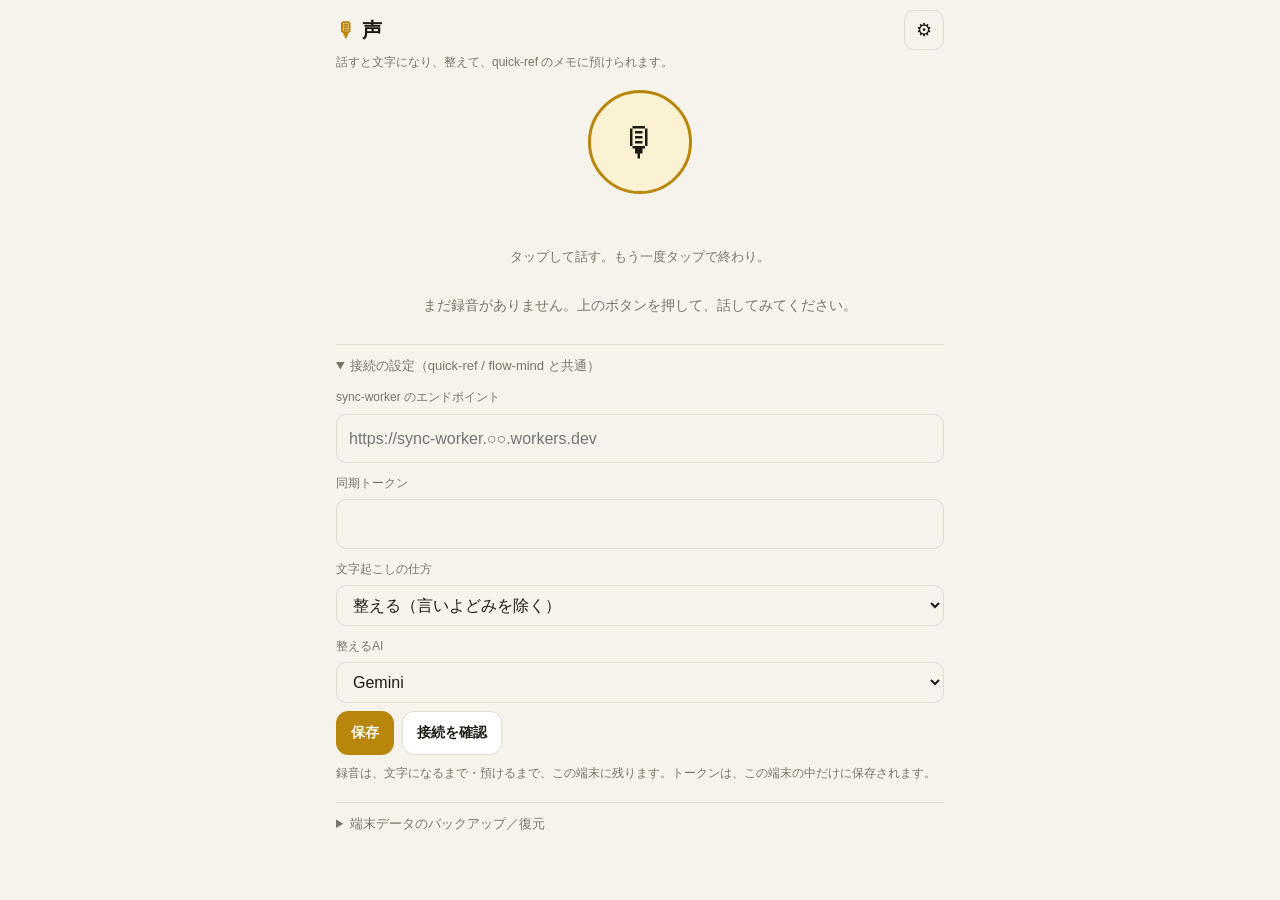
<file: voice-pad/index.html>
<!doctype html>
<html lang="ja">
<head>
<meta charset="utf-8">
<meta name="viewport" content="width=device-width,initial-scale=1,viewport-fit=cover">
<meta name="theme-color" content="#14110c">
<meta name="apple-mobile-web-app-capable" content="yes">
<meta name="mobile-web-app-capable" content="yes">
<meta name="apple-mobile-web-app-title" content="声">
<meta name="apple-mobile-web-app-status-bar-style" content="black-translucent">
<link rel="manifest" href="manifest.json">
<link rel="apple-touch-icon" href="icon-180.png">
<link rel="icon" href="icon-192.png">
<title>声 ― voice-pad</title>
<style>
:root{--bg:#f6f3ec;--card:#fff;--ink:#1d1a14;--sub:#7a7468;--line:#e3ddd0;--gold:#b8860b;--gold-bg:#fbf1d3;--ok:#1f8f55;--ng:#c0392b;--r:14px}
@media (prefers-color-scheme:dark){:root{--bg:#14110c;--card:#1e1a13;--ink:#f1ece0;--sub:#a39b88;--line:#332f25;--gold:#e8b84a;--gold-bg:#2d2512;--ok:#4cc38a;--ng:#ff7a6b}}
*{box-sizing:border-box}
html,body{margin:0;background:var(--bg);color:var(--ink);font:16px/1.7 -apple-system,BlinkMacSystemFont,"Hiragino Sans","Yu Gothic UI","Meiryo",sans-serif;-webkit-text-size-adjust:100%}
body{padding:calc(env(safe-area-inset-top) + 10px) 16px calc(env(safe-area-inset-bottom) + 40px);max-width:640px;margin:0 auto;overflow-x:hidden}
header{display:flex;align-items:center;gap:10px}
h1{font-size:20px;margin:0;flex:1}
h1 span{color:var(--gold)}
button{font:inherit;color:inherit;cursor:pointer}
.icon{background:none;border:1px solid var(--line);border-radius:10px;width:40px;height:40px;font-size:18px}
.note{font-size:12px;color:var(--sub);margin:2px 0 8px}
.stage{display:flex;flex-direction:column;align-items:center;margin:18px 0 8px}
#mic{width:104px;height:104px;border-radius:50%;border:3px solid var(--gold);background:var(--gold-bg);font-size:40px;line-height:1;display:flex;align-items:center;justify-content:center;transition:transform .1s}
#mic:active{transform:scale(.96)}
#mic.rec{background:var(--ng);border-color:var(--ng);color:#fff;animation:pulse 1.2s ease-in-out infinite}
@keyframes pulse{50%{box-shadow:0 0 0 14px rgba(192,57,43,.18)}}
#mic[disabled]{opacity:.5}
#timer{font-size:22px;font-variant-numeric:tabular-nums;margin-top:10px;min-height:34px}
#meter{width:min(260px,70%);height:8px;border-radius:99px;background:var(--line);overflow:hidden;margin-top:4px}
#meter i{display:block;height:100%;width:0;background:var(--gold);transition:width .08s}
#hint{font-size:13px;color:var(--sub);margin-top:8px;text-align:center;min-height:20px}
.banner{font-size:14px;margin:10px 0;padding:10px 12px;border-radius:10px;background:var(--gold-bg);display:flex;gap:10px;align-items:center;justify-content:space-between;flex-wrap:wrap}
.banner.err{background:rgba(192,57,43,.12);color:var(--ng)}
.card{background:var(--card);border:1px solid var(--line);border-radius:var(--r);padding:12px 14px;margin:12px 0}
.meta{display:flex;gap:8px;align-items:center;font-size:12px;color:var(--sub);flex-wrap:wrap}
.chip{border:1px solid var(--line);border-radius:99px;padding:1px 10px;font-size:11px}
.chip.pending{border-color:var(--gold);color:var(--gold)}
.chip.done{border-color:var(--ok);color:var(--ok)}
.chip.sent{background:var(--ok);color:#fff;border-color:var(--ok)}
.err-line{font-size:13px;color:var(--ng);margin:6px 0;word-break:break-word}
input[type=text],input[type=password],textarea,select{width:100%;font:inherit;font-size:16px;color:var(--ink);background:var(--bg);border:1px solid var(--line);border-radius:10px;padding:10px 12px;margin-top:6px}
textarea{min-height:110px;resize:vertical}
.row{display:flex;gap:8px;flex-wrap:wrap;margin-top:8px}
.btn{min-height:44px;padding:0 14px;border-radius:12px;border:1px solid var(--line);background:var(--card);font-weight:600;font-size:14px}
.btn.main{background:var(--gold);border-color:var(--gold);color:#fff}
@media (prefers-color-scheme:dark){.btn.main{color:#14110c}}
.btn.ng{color:var(--ng);border-color:var(--ng)}
.btn[disabled]{opacity:.45;cursor:default}
.prev{margin-top:10px;border:1px dashed var(--gold);border-radius:12px;padding:8px 12px}
.prev b{font-size:12px;color:var(--gold)}
.prev .t{white-space:pre-wrap;word-break:break-word;margin-top:4px}
label{display:block;font-size:12px;color:var(--sub);margin:10px 0 0}
details.cfg{margin-top:18px;border-top:1px solid var(--line);padding-top:10px}
details.cfg summary{font-size:13px;color:var(--sub);cursor:pointer}
.spin{display:inline-block;width:14px;height:14px;border:2px solid currentColor;border-right-color:transparent;border-radius:50%;animation:s .7s linear infinite;vertical-align:-2px;margin-right:6px}
@keyframes s{to{transform:rotate(360deg)}}
.empty{color:var(--sub);text-align:center;margin:26px 0;font-size:14px}
[hidden]{display:none!important}
</style>
</head>
<body>
<header>
  <h1><span>🎙</span> 声</h1>
  <button class="icon" id="cfgBtn" aria-label="設定">⚙</button>
</header>
<div class="note">話すと文字になり、整えて、quick-ref のメモに預けられます。</div>

<div class="stage">
  <button id="mic" aria-label="録音の開始と停止">🎙</button>
  <div id="timer" aria-live="polite"></div>
  <div id="meter" hidden><i></i></div>
  <div id="hint">タップして話す。もう一度タップで終わり。</div>
</div>

<div id="banner" class="banner" hidden></div>
<div id="list"></div>

<details class="cfg" id="cfg">
  <summary>接続の設定（quick-ref / flow-mind と共通）</summary>
  <label for="ep">sync-worker のエンドポイント</label>
  <input type="text" id="ep" inputmode="url" autocapitalize="off" autocomplete="off" spellcheck="false" placeholder="https://sync-worker.○○.workers.dev">
  <label for="tk">同期トークン</label>
  <input type="password" id="tk" autocapitalize="off" autocomplete="off" spellcheck="false">
  <label for="mode">文字起こしの仕方</label>
  <select id="mode"><option value="clean">整える（言いよどみを除く）</option><option value="verbatim">聞こえたまま</option></select>
  <label for="prov">整えるAI</label>
  <select id="prov"><option value="gemini">Gemini</option><option value="claude">Claude</option></select>
  <div class="row"><button class="btn main" id="saveCfg">保存</button><button class="btn" id="checkBtn">接続を確認</button></div>
  <div class="note" id="checkMsg"></div>
  <div class="note">録音は、文字になるまで・預けるまで、この端末に残ります。トークンは、この端末の中だけに保存されます。</div>
</details>

<details class="cfg" id="voiceBackup">
  <summary>端末データのバックアップ／復元</summary>
  <div class="note">録音・文字起こし・メモをJSONファイルに保存します。復元は既存データに追加／同じIDは上書きします。</div>
  <div class="row">
    <button class="btn" id="backupExport">JSONを書き出す</button>
    <button class="btn" id="backupImport">JSONから復元</button>
    <input id="backupFile" type="file" accept=".json,application/json" hidden>
  </div>
  <div class="note" id="backupStatus" aria-live="polite"></div>
</details>

<script>
/*PURE_START*/
const MAX_MS = 290000;          // 1回の録音は 4分50秒まで（16kHz・モノラルのWAVで約9MB。Workerの上限に収まる）
const AI_ACTIONS = [
  { k: 'clean',  label: '読みやすく', kind: 'text', p: '次の文章を、内容を変えずに読みやすい日本語に整えてください。言っていないことは足さず、不要な繰り返しだけ減らし、段落に分けます。整えた本文だけを返してください。' },
  { k: 'points', label: '要点3行',   kind: 'text', p: '次の文章の要点を、短い3行にまとめてください。言っていないことは足しません。3行だけを返してください。' },
  { k: 'todo',   label: 'やること',   kind: 'text', p: '次の文章から、「やること」だけを箇条書きで抜き出してください。なければ「やることは見当たりません」とだけ返してください。' },
  { k: 'title',  label: '題をつける', kind: 'title', p: '次の文章に、20文字以内の短い題を1つだけ付けてください。題だけを返してください。' },
  { k: 'table',  label: '表にする',   kind: 'table', p: '内容を表にして。Markdown の表だけを出力。1行目は見出し。数字は単位を付けず数字だけにする。前置きや説明は付けない。' },
  { k: 'flow',   label: 'フローにする', kind: 'flow', p: '内容を流れ図にして。1行に「A -> B」の形で、矢印の線だけを出力する。最初は「開始」、最後は「終了」にする。分かれ道（判断）は「？」で終わる言葉にして、「判断？ -(はい)-> 次」「判断？ -(いいえ)-> 次」の形で書く。前置きや説明は付けない。' }
];
const KIND_NAME = { memo: 'メモ', table: '表', flow: 'フロー' };
// AIが付けがちな ``` の囲みや前置きを外して、表・フローの本文だけにする
function cleanBlock(kind, t) {
  let s = String(t || '').replace(/\r\n?/g, '\n').trim();
  const m = s.match(/```[a-zA-Z]*\n([\s\S]*?)```/); if (m) s = m[1].trim();
  s = s.replace(/^```[a-zA-Z]*\n?|\n?```$/g, '').trim();
  if (kind === 'table') { const L = s.split('\n'); const i = L.findIndex(x => x.trim().startsWith('|')); if (i > 0) s = L.slice(i).join('\n').trim(); }
  if (kind === 'flow') s = s.split('\n').filter(x => x.includes('->')).join('\n').trim();
  return s;
}
function fmtDur(ms) { const s = Math.max(0, Math.round(ms / 1000)); return Math.floor(s / 60) + ':' + String(s % 60).padStart(2, '0'); }
function bufToB64(buf) {
  const u = new Uint8Array(buf); let s = '';
  for (let i = 0; i < u.length; i += 0x8000) s += String.fromCharCode.apply(null, u.subarray(i, i + 0x8000));
  return btoa(s);
}
// 16bit PCM・モノラルのWAVにする（どの端末の録音形式でも、Geminiが読める形にそろえる）
function wavFromFloat32(f32, rate) {
  const n = f32.length, buf = new ArrayBuffer(44 + n * 2), v = new DataView(buf);
  const w = (o, s) => { for (let i = 0; i < s.length; i++) v.setUint8(o + i, s.charCodeAt(i)); };
  w(0, 'RIFF'); v.setUint32(4, 36 + n * 2, true); w(8, 'WAVE'); w(12, 'fmt ');
  v.setUint32(16, 16, true); v.setUint16(20, 1, true); v.setUint16(22, 1, true);
  v.setUint32(24, rate, true); v.setUint32(28, rate * 2, true); v.setUint16(32, 2, true); v.setUint16(34, 16, true);
  w(36, 'data'); v.setUint32(40, n * 2, true);
  for (let i = 0; i < n; i++) { const x = Math.max(-1, Math.min(1, f32[i])); v.setInt16(44 + i * 2, x < 0 ? x * 0x8000 : x * 0x7fff, true); }
  return buf;
}
function titleFromText(t) { return String(t || '').trim().split('\n')[0].slice(0, 40); }
function buildEditPrompt(text, instruction) {
  return '次の「本文」を、「指示」どおりに直してください。指示にないことは変えず、言っていないことは足しません。直した本文だけを返してください（前置きや説明は付けません）。\n\n【指示】\n' + instruction + '\n\n【本文】\n' + text;
}
function composeMemo(title, body) {
  const t = String(title || '').trim().replace(/\n+/g, ' '), b = String(body || '').trim();
  return t && b.split('\n')[0].trim() !== t ? t + '\n' + b : b;
}
function errText(status, serverMsg, where) {
  if (status === 401) return '同期トークンが違います（設定を確認してください）';
  if (status === 413) return '長すぎます。もう少し短く区切ってください';
  if (status === 429) return String(serverMsg || '今日の上限に達しました');
  if (status === 422) return String(serverMsg || '文字を取り出せませんでした');
  if (status === 503) return String(serverMsg || where + 'の準備ができていません');
  return where + 'に失敗しました (' + status + ')' + (serverMsg ? '：' + String(serverMsg).slice(0, 120) : '');
}
/*PURE_END*/

const $ = id => document.getElementById(id);
const esc = s => String(s == null ? '' : s).replace(/[&<>"]/g, c => ({ '&': '&amp;', '<': '&lt;', '>': '&gt;', '"': '&quot;' }[c]));
const LSK = { ep: 'qr_sync_endpoint', tk: 'qr_sync_token', mode: 'vp_mode', prov: 'vp_provider' };
const ls = {
  get(k, d) { try { const v = localStorage.getItem(k); return v == null ? d : v; } catch (_) { return d; } },
  set(k, v) { try { localStorage.setItem(k, v); } catch (_) {} }
};
const cfg = () => ({ ep: (ls.get(LSK.ep, '') || '').trim().replace(/\/+$/, ''), tk: (ls.get(LSK.tk, '') || '').trim(), mode: ls.get(LSK.mode, 'clean'), prov: ls.get(LSK.prov, 'gemini') });

/* ── 端末に残す（IndexedDB）。録音は、文字になる・預けるまで消さない ── */
let dbp = null;
function openDB() {
  if (dbp) return dbp;
  dbp = new Promise((res, rej) => {
    const r = indexedDB.open('voice-pad', 1);
    r.onupgradeneeded = () => { r.result.createObjectStore('rec', { keyPath: 'id' }); };
    r.onsuccess = () => res(r.result); r.onerror = () => rej(r.error);
  });
  return dbp;
}
async function tx(mode, fn) {
  const db = await openDB();
  return new Promise((res, rej) => { const t = db.transaction('rec', mode); const out = fn(t.objectStore('rec')); t.oncomplete = () => res(out && out.result); t.onerror = () => rej(t.error); });
}
const dbPut = rec => tx('readwrite', s => s.put(rec));
const dbDel = id => tx('readwrite', s => s.delete(id));

const dbAll = () => tx('readonly', s => s.getAll()).then(a => (a || []).sort((x, y) => y.createdAt - x.createdAt));

async function exportVoiceBackup() {
  const status = $('backupStatus');
  status.textContent = 'バックアップを作成しています…';
  try {
    const all = await dbAll();
    const records = [];
    for (const item of all) {
      const rec = Object.assign({}, item);
      delete rec.blob;
      if (item.blob instanceof Blob) {
        rec.blobType = item.blob.type || item.mime || 'application/octet-stream';
        rec.blobBase64 = bufToB64(await item.blob.arrayBuffer());
      } else {
        rec.blobType = '';
        rec.blobBase64 = '';
      }
      records.push(rec);
    }
    const payload = {
      format: 'voice-pad-backup-v1',
      createdAt: new Date().toISOString(),
      recordCount: records.length,
      records
    };
    const data = new Blob([JSON.stringify(payload)], { type: 'application/json;charset=utf-8' });
    if (data.size > 100 * 1024 * 1024) throw new Error('バックアップが100MBを超えています。録音を分けて保存してください');
    const url = URL.createObjectURL(data);
    const a = document.createElement('a');
    a.href = url;
    a.download = 'voice-pad-backup-' + new Date().toISOString().slice(0, 10) + '.json';
    document.body.appendChild(a); a.click(); a.remove();
    setTimeout(() => URL.revokeObjectURL(url), 1500);
    status.textContent = all.length + '件を書き出しました。JSONファイルを安全な場所に保管してください。';
  } catch (e) {
    status.textContent = 'バックアップ失敗: ' + (e.message || e);
  }
}

async function importVoiceBackup(file) {
  const status = $('backupStatus');
  if (!file) return;
  status.textContent = 'バックアップを確認しています…';
  try {
    if (file.size > 100 * 1024 * 1024) throw new Error('ファイルが100MBを超えています');
    const payload = JSON.parse(await file.text());
    if (!payload || payload.format !== 'voice-pad-backup-v1' || !Array.isArray(payload.records)) {
      throw new Error('voice-padのバックアップJSONではありません');
    }
    let count = 0;
    for (const item of payload.records) {
      if (!item || typeof item.id !== 'string' || !item.id || item.id.length > 160) continue;
      const rec = Object.assign({}, item);
      const encoded = typeof rec.blobBase64 === 'string' ? rec.blobBase64 : '';
      const mime = typeof rec.blobType === 'string' ? rec.blobType : (rec.mime || 'application/octet-stream');
      delete rec.blobBase64; delete rec.blobType;
      if (encoded) {
        const raw = atob(encoded);
        const bytes = new Uint8Array(raw.length);
        for (let i = 0; i < raw.length; i++) bytes[i] = raw.charCodeAt(i);
        rec.blob = new Blob([bytes], { type: mime });
      } else {
        rec.blob = null;
      }
      await dbPut(rec);
      count++;
    }
    recs = await dbAll();
    render();
    status.textContent = count + '件を復元しました。既存の同じIDはバックアップの内容で上書きしました。';
  } catch (e) {
    status.textContent = '復元失敗: ' + (e.message || e);
  }
}

/* ── 状態 ── */
let recs = [], busy = new Set(), previews = {}, aiBusy = new Set();
let rec = null;   // 録音中の状態 {mr, stream, chunks, t0, purpose, ...}
function toast(msg, err) { const b = $('banner'); b.hidden = !msg; b.className = 'banner' + (err ? ' err' : ''); b.textContent = msg || ''; if (msg && !err) setTimeout(() => { if (b.textContent === msg) b.hidden = true; }, 5000); }

/* ── 録音 ── */
function pickMime() {
  const c = ['audio/mp4', 'audio/webm;codecs=opus', 'audio/webm', 'audio/ogg;codecs=opus'];
  return typeof MediaRecorder !== 'undefined' ? (c.find(m => MediaRecorder.isTypeSupported(m)) || '') : '';
}
async function startRec(purpose) {
  if (rec) return;
  if (!window.isSecureContext || !navigator.mediaDevices || !navigator.mediaDevices.getUserMedia || typeof MediaRecorder === 'undefined') { toast('この画面では録音が使えません（https の Safari か、ホーム画面のアプリで開いてください）', true); return; }
  let stream;
  try { stream = await navigator.mediaDevices.getUserMedia({ audio: { echoCancellation: true, noiseSuppression: true } }); }
  catch (e) {
    toast(e && (e.name === 'NotAllowedError' || e.name === 'PermissionDeniedError') ? 'マイクが許可されていません。設定でマイクを許可してください' : 'マイクを使えませんでした（' + (e && e.name) + '）', true); return;
  }
  const mime = pickMime();
  let mr; try { mr = new MediaRecorder(stream, mime ? { mimeType: mime } : {}); } catch (e) { stream.getTracks().forEach(t => t.stop()); toast('録音を始められませんでした（' + (e && e.name) + '）', true); return; }
  const st = { mr, stream, chunks: [], t0: Date.now(), purpose, raf: 0, actx: null, wake: null, timer: 0 };
  rec = st;
  mr.ondataavailable = e => { if (e.data && e.data.size) st.chunks.push(e.data); };
  mr.onstop = () => finishRec(st);
  mr.start(1000);
  try { st.actx = new (window.AudioContext || window.webkitAudioContext)(); const an = st.actx.createAnalyser(); an.fftSize = 512; st.actx.createMediaStreamSource(stream).connect(an); const buf = new Uint8Array(an.fftSize);
    const draw = () => { an.getByteTimeDomainData(buf); let m = 0; for (let i = 0; i < buf.length; i++) m = Math.max(m, Math.abs(buf[i] - 128)); $('meter').firstElementChild.style.width = Math.min(100, m / 64 * 100) + '%'; st.raf = requestAnimationFrame(draw); }; draw(); } catch (_) {}
  try { if (navigator.wakeLock) st.wake = await navigator.wakeLock.request('screen'); } catch (_) {}
  $('mic').classList.add('rec'); $('mic').textContent = '■'; $('meter').hidden = false;
  $('hint').textContent = purpose === 'note' ? '録音中…もう一度タップで終わり' : '指示を話してください…もう一度タップで終わり';
  st.timer = setInterval(() => { const ms = Date.now() - st.t0; $('timer').textContent = fmtDur(ms) + ' / ' + fmtDur(MAX_MS); if (ms >= MAX_MS) stopRec(); }, 250);
  document.querySelectorAll('[data-instr]').forEach(b => b.disabled = true);
}
function stopRec() { if (rec && rec.mr.state !== 'inactive') rec.mr.stop(); }
async function finishRec(st) {
  clearInterval(st.timer); cancelAnimationFrame(st.raf);
  try { st.stream.getTracks().forEach(t => t.stop()); } catch (_) {}
  try { st.actx && st.actx.close(); } catch (_) {}
  try { st.wake && st.wake.release(); } catch (_) {}
  rec = null;
  $('mic').classList.remove('rec'); $('mic').textContent = '🎙'; $('meter').hidden = true; $('meter').firstElementChild.style.width = '0'; $('timer').textContent = '';
  $('hint').textContent = 'タップして話す。もう一度タップで終わり。';
  const type = (st.mr.mimeType || (st.chunks[0] && st.chunks[0].type) || 'audio/mp4');
  const blob = new Blob(st.chunks, { type }), dur = Date.now() - st.t0;
  if (!blob.size || dur < 600) { toast('録音が短すぎました', true); render(); return; }
  if (st.purpose === 'note') {
    const r = { id: 'r' + Date.now().toString(36), createdAt: st.t0, durMs: dur, mime: type, blob, status: 'pending', text: '', title: '', error: '' };
    try { await dbPut(r); } catch (_) { toast('端末に録音を保存できませんでした。このまま文字起こしします', true); }
    recs.unshift(r); render();
    await transcribe(r.id);
  } else {
    await runInstruction(st.purpose.id, blob);
  }
}

/* ── 通信 ── */
async function api(path, init) {
  const c = cfg();
  if (!c.ep || !c.tk) throw Object.assign(new Error('エンドポイントとトークンを、下の設定に入れてください'), { soft: true });
  let res;
  try { res = await fetch(c.ep + path, Object.assign({}, init, { headers: Object.assign({ Authorization: 'Bearer ' + c.tk, 'Content-Type': 'application/json' }, (init && init.headers) || {}) })); }
  catch (_) { throw Object.assign(new Error('回線がつながりません。録音は端末に残してあります'), { net: true }); }
  return res;
}
async function toWav(blob) {
  try {
    const ab = await blob.arrayBuffer(), Ctx = window.AudioContext || window.webkitAudioContext, c = new Ctx();
    const dec = await new Promise((res, rej) => { const p = c.decodeAudioData(ab, res, rej); if (p && p.catch) p.catch(rej); });
    try { c.close(); } catch (_) {}
    const oc = new OfflineAudioContext(1, Math.max(1, Math.ceil(dec.duration * 16000)), 16000), src = oc.createBufferSource();
    src.buffer = dec; src.connect(oc.destination); src.start();
    const out = await oc.startRendering();
    return { mimeType: 'audio/wav', data: bufToB64(wavFromFloat32(out.getChannelData(0), 16000)) };
  } catch (_) {
    return { mimeType: (blob.type || 'audio/mp4').split(';')[0], data: bufToB64(await blob.arrayBuffer()) };   // 変換できないときは、そのまま送る
  }
}
async function transcribeBlob(blob, mode) {
  const w = await toWav(blob);
  const res = await api('/transcribe', { method: 'POST', body: JSON.stringify({ data: w.data, mimeType: w.mimeType, mode }) });
  const d = await res.json().catch(() => ({}));
  if (!res.ok) throw new Error(errText(res.status, d.error, '文字起こし'));
  return d.text || '';
}
async function transcribe(id) {
  const r = recs.find(x => x.id === id); if (!r || !r.blob || busy.has(id)) return;
  busy.add(id); r.error = ''; render();
  try { r.text = await transcribeBlob(r.blob, cfg().mode); r.status = 'done'; r.error = ''; }
  catch (e) { r.status = 'pending'; r.error = e.message || String(e); }
  busy.delete(id); try { await dbPut(r); } catch (_) {} render();
}
async function callAI(prompt) {
  const c = cfg();
  const body = { provider: c.prov, model: c.prov === 'claude' ? 'claude-sonnet-4-6' : 'gemini-3.5-flash-lite', prompt };
  if (c.prov === 'claude') body.maxTokens = 1500;
  const res = await api('/ai', { method: 'POST', body: JSON.stringify(body) });
  const d = await res.json().catch(() => ({}));
  if (!res.ok) throw new Error(errText(res.status, d.error, 'AI'));
  return String(d.text || '').trim();
}
async function runAction(id, k) {
  const r = recs.find(x => x.id === id), a = AI_ACTIONS.find(x => x.k === k); if (!r || !a || aiBusy.has(id)) return;
  const text = readText(id); if (!text) return;
  aiBusy.add(id); previews[id] = null; render();
  try { const out = await callAI(a.p + '\n\n' + text); previews[id] = { kind: a.kind, label: a.label, text: (a.kind === 'table' || a.kind === 'flow') ? cleanBlock(a.kind, out) : out }; if (!previews[id].text) throw new Error('うまく作れませんでした。もう一度試してください'); }
  catch (e) { toast(e.message, true); }
  aiBusy.delete(id); render();
}
async function runInstruction(id, blob) {
  const r = recs.find(x => x.id === id); if (!r) return;
  aiBusy.add(id); previews[id] = null; render();
  try {
    const instr = (await transcribeBlob(blob, 'verbatim')).trim();
    if (!instr) throw new Error('指示を聞き取れませんでした');
    const out = await callAI(buildEditPrompt(readText(id), instr));
    previews[id] = { kind: 'text', label: '指示「' + instr.slice(0, 40) + '」', text: out };
  } catch (e) { toast((e.message || String(e)) + '（指示の録音は残していません）', true); }
  aiBusy.delete(id); render();
}
async function inboxClientId(id, kind, text) {
  const source = String(text || '');
  let suffix = '';
  if (globalThis.crypto && crypto.subtle) {
    const digest = await crypto.subtle.digest('SHA-256', new TextEncoder().encode(source));
    suffix = Array.from(new Uint8Array(digest), b => b.toString(16).padStart(2, '0')).join('').slice(0, 20);
  } else {
    let h = 2166136261;
    for (let i = 0; i < source.length; i++) { h ^= source.charCodeAt(i); h = Math.imul(h, 16777619); }
    suffix = (h >>> 0).toString(36);
  }
  return 'voice-pad-' + id + '-' + kind + '-' + suffix;
}
async function sendBlock(id) {   // 表・フローの案を、種類つきで預ける（受け取り側: table-pad）。声の記録そのものは 'sent' にしない
  const r = recs.find(x => x.id === id), pv = previews[id]; if (!r || !pv || (pv.kind !== 'table' && pv.kind !== 'flow')) return;
  busy.add(id); render();
  try {
    const title = (r.title || '').trim() || titleFromText(readText(id));
    const clientId = await inboxClientId(id, pv.kind, pv.text);
    const res = await api('/inbox', { method: 'POST', body: JSON.stringify({ text: pv.text, kind: pv.kind, title, clientId }) });
    const d = await res.json().catch(() => ({}));
    if (!res.ok) throw new Error(errText(res.status, d.error, '預けること'));
    previews[id] = null;
    toast(KIND_NAME[pv.kind] + 'を預けました。table-pad を開くと入ります（起動・復帰のとき）');
  } catch (e) { toast(e.message || String(e), true); }
  busy.delete(id); render(true);
}
async function sendMemo(id) {
  const r = recs.find(x => x.id === id); if (!r) return;
  const body = composeMemo(r.title, readText(id)); if (!body) { toast('本文が空です', true); return; }
  busy.add(id); render();
  try {
    const clientId = await inboxClientId(id, 'memo', body);
    const res = await api('/inbox', { method: 'POST', body: JSON.stringify({ text: body, kind: 'memo', clientId }) });
    const d = await res.json().catch(() => ({}));
    if (!res.ok) throw new Error(errText(res.status, d.error, '預けること'));
    r.text = readText(id); r.status = 'sent'; r.blob = null; r.error = ''; r.sentAt = Date.now();
    try { await dbPut(r); } catch (_) {}
    toast('預けました。quick-ref を開くとメモになります（受け取りは起動・復帰のとき）');
  } catch (e) { r.error = e.message || String(e); try { await dbPut(r); } catch (_) {} }
  busy.delete(id); render();
}

/* ── 表示 ── */
const readText = id => { const ta = document.getElementById('ta-' + id); const r = recs.find(x => x.id === id); return (ta ? ta.value : (r && r.text) || '').trim(); };
function flushInputs() {   // 画面を作り直す前に、入力中の文字を取っておく（作り直しで消えないように）
  document.querySelectorAll('textarea[data-ta]').forEach(t => { const r = recs.find(x => x.id === t.dataset.ta); if (r && !t.readOnly) r.text = t.value; });
  document.querySelectorAll('input[data-ti]').forEach(t => { const r = recs.find(x => x.id === t.dataset.ti); if (r && !t.disabled) r.title = t.value; });
}
function render(skipFlush) {   // skipFlush: 入力欄ではなく、データ側を直したあとに呼ぶとき（古い入力値で上書きしない）
  if (!skipFlush) flushInputs();
  const pend = recs.filter(r => r.status === 'pending' && !busy.has(r.id)).length;
  const list = $('list');
  if (!recs.length) { list.innerHTML = '<div class="empty">まだ録音がありません。上のボタンを押して、話してみてください。</div>'; return; }
  const active = document.activeElement && document.activeElement.id;
  list.innerHTML = (pend > 1 ? '<div class="banner">文字起こし待ちが ' + pend + ' 件あります <button class="btn" data-all>まとめて実行</button></div>' : '') +
    recs.slice(0, 40).map(r => {
      const isBusy = busy.has(r.id), isAI = aiBusy.has(r.id), pv = previews[r.id];
      const chip = r.status === 'sent' ? '<span class="chip sent">預けた</span>' : r.status === 'done' ? '<span class="chip done">文字になりました</span>' : '<span class="chip pending">' + (isBusy ? '処理中…' : '文字起こし待ち') + '</span>';
      let h = '<div class="card" data-id="' + r.id + '"><div class="meta">' + chip + '<span>' + esc(new Date(r.createdAt).toLocaleString('ja-JP', { month: 'numeric', day: 'numeric', hour: '2-digit', minute: '2-digit' })) + '</span><span>' + fmtDur(r.durMs) + '</span></div>';
      if (r.error) h += '<div class="err-line">' + esc(r.error) + '</div>';
      if (r.status === 'pending') {
        h += '<div class="row"><button class="btn main" data-tr="' + r.id + '"' + (isBusy ? ' disabled' : '') + '>' + (isBusy ? '<span class="spin"></span>文字起こし中…' : '文字起こしする') + '</button><button class="btn ng" data-del="' + r.id + '">削除</button></div>';
      } else {
        h += '<input type="text" id="ti-' + r.id + '" data-ti="' + r.id + '" maxlength="60" placeholder="題（任意。メモの1行目になります）" value="' + esc(r.title || '') + '"' + (r.status === 'sent' ? ' disabled' : '') + '>';
        h += '<textarea id="ta-' + r.id + '" data-ta="' + r.id + '"' + (r.status === 'sent' ? ' readonly' : '') + '>' + esc(r.text) + '</textarea>';
        if (pv && (pv.kind === 'table' || pv.kind === 'flow')) h += '<div class="prev"><b>' + esc(pv.label) + '（案）</b><pre class="t" style="white-space:pre-wrap;margin:6px 0">' + esc(pv.text) + '</pre><div class="row"><button class="btn main" data-pvsend="' + r.id + '"' + (isBusy ? ' disabled' : '') + '>' + (isBusy ? '<span class="spin"></span>預けています…' : 'table-pad へ預ける') + '</button><button class="btn" data-pvcopy="' + r.id + '">コピー</button><button class="btn" data-drop="' + r.id + '">捨てる</button></div></div>';
        else if (pv) h += '<div class="prev"><b>' + esc(pv.label) + (pv.kind === 'title' ? '（題の案）' : '（案）') + '</b><div class="t">' + esc(pv.text) + '</div><div class="row"><button class="btn main" data-use="' + r.id + '">' + (pv.kind === 'title' ? '題にする' : '置き換える') + '</button>' + (pv.kind === 'text' ? '<button class="btn" data-add="' + r.id + '">下に足す</button>' : '') + '<button class="btn" data-drop="' + r.id + '">捨てる</button></div></div>';
        if (r.status === 'done') {
          h += '<div class="row">' + AI_ACTIONS.map(a => '<button class="btn" data-act="' + a.k + '" data-id2="' + r.id + '"' + (isAI ? ' disabled' : '') + '>' + a.label + '</button>').join('') +
            '<button class="btn" data-instr="' + r.id + '"' + (isAI || rec ? ' disabled' : '') + '>🎙 声で指示</button></div>';
          if (isAI) h += '<div class="note"><span class="spin"></span>AI が考えています…</div>';
          h += '<div class="row"><button class="btn main" data-send="' + r.id + '"' + (isBusy ? ' disabled' : '') + '>' + (isBusy ? '<span class="spin"></span>預けています…' : 'quick-ref へ預ける') + '</button><button class="btn" data-copy="' + r.id + '">コピー</button><button class="btn" data-tr="' + r.id + '">もう一度文字起こし</button><button class="btn ng" data-del="' + r.id + '">削除</button></div>';
        } else {
          h += '<div class="row"><button class="btn" data-copy="' + r.id + '">コピー</button><button class="btn ng" data-del="' + r.id + '">削除</button></div>';
        }
      }
      return h + '</div>';
    }).join('');
  if (active) { const e = document.getElementById(active); if (e && e.focus) try { e.focus(); } catch (_) {} }
}
let saveT = 0;
function queueSave(id) { clearTimeout(saveT); saveT = setTimeout(async () => { const r = recs.find(x => x.id === id); if (!r) return; const ta = document.getElementById('ta-' + id), ti = document.getElementById('ti-' + id); if (ta) r.text = ta.value; if (ti) r.title = ti.value; try { await dbPut(r); } catch (_) {} }, 600); }

document.addEventListener('input', e => { const t = e.target; if (t.dataset.ta) queueSave(t.dataset.ta); if (t.dataset.ti) queueSave(t.dataset.ti); });
document.addEventListener('click', async e => {
  const b = e.target.closest('button'); if (!b) return;
  const d = b.dataset;
  if (b.id === 'mic') { rec ? stopRec() : startRec('note'); }
  else if (d.tr) transcribe(d.tr);
  else if (d.all !== undefined) { for (const r of recs.filter(x => x.status === 'pending')) await transcribe(r.id); }
  else if (d.act) runAction(d.id2, d.act);
  else if (d.instr) startRec({ id: d.instr });
  else if (d.send) sendMemo(d.send);
  else if (d.pvsend) sendBlock(d.pvsend);
  else if (d.pvcopy) { const pv = previews[d.pvcopy]; if (pv) { try { await navigator.clipboard.writeText(pv.text); toast('コピーしました。table-pad の「📥 貼り付け」で入ります'); } catch (_) { toast('コピーできませんでした。文字を長押しして選んでください', true); } } }
  else if (d.copy) { const t = composeMemo((recs.find(x => x.id === d.copy) || {}).title, readText(d.copy)); try { await navigator.clipboard.writeText(t); toast('コピーしました'); } catch (_) { toast('コピーできませんでした。文字を長押しして選んでください', true); } }
  else if (d.del) { const r = recs.find(x => x.id === d.del); if (r && confirm(r.status === 'sent' ? 'この記録を消しますか？（預けたメモは消えません）' : '録音と文字を消します。よろしいですか？')) { await dbDel(r.id); recs = recs.filter(x => x.id !== r.id); render(); } }
  else if (d.use) { const r = recs.find(x => x.id === d.use), pv = previews[d.use]; if (r && pv) { if (pv.kind === 'title') r.title = pv.text.split('\n')[0].slice(0, 60); else r.text = pv.text; previews[d.use] = null; await dbPut(r); render(true); } }
  else if (d.add) { const r = recs.find(x => x.id === d.add), pv = previews[d.add]; if (r && pv) { r.text = readText(d.add) + '\n\n' + pv.text; previews[d.add] = null; await dbPut(r); render(true); } }
  else if (d.drop) { previews[d.drop] = null; render(); }
});
$('cfgBtn').onclick = () => { $('cfg').open = !$('cfg').open; };
$('saveCfg').onclick = () => {
  const ep = $('ep').value.trim().replace(/\/+$/, ''), tk = $('tk').value.trim();
  if (ep) ls.set(LSK.ep, ep); if (tk) ls.set(LSK.tk, tk); ls.set(LSK.mode, $('mode').value); ls.set(LSK.prov, $('prov').value);
  $('tk').value = ''; $('tk').placeholder = ls.get(LSK.tk, '') ? '設定済み（変えるときだけ入力）' : ''; $('checkMsg').textContent = '保存しました'; toast('');
};
$('checkBtn').onclick = async () => {
  $('checkMsg').innerHTML = '<span class="spin"></span>確認中…';
  try { const res = await api('/inbox', { method: 'GET' }); if (res.status === 401) $('checkMsg').textContent = '✗ トークンが違います'; else if (res.status === 404) $('checkMsg').textContent = '✗ Worker に預かり箱がありません（Worker の更新が必要です）'; else if (!res.ok) $('checkMsg').textContent = '✗ つながりましたが、エラーです (' + res.status + ')'; else { const j = await res.json().catch(() => ({})); $('checkMsg').textContent = '✓ つながっています（預かり中 ' + ((j.items || []).length) + ' 件）'; } }
  catch (e) { $('checkMsg').textContent = '✗ ' + (e.message || e); }
};
window.addEventListener('online', () => { if (recs.some(r => r.status === 'pending')) toast('回線が戻りました。「まとめて実行」か「文字起こしする」を押してください'); });

$('backupExport').addEventListener('click', exportVoiceBackup);
$('backupImport').addEventListener('click', () => $('backupFile').click());
$('backupFile').addEventListener('change', async event => {
  const file = event.target.files && event.target.files[0];
  if (file && confirm('バックアップの内容を既存データに追加します。同じIDは上書きします。続けますか？')) {
    await importVoiceBackup(file);
  }
  event.target.value = '';
});

(async function init() {
  const c = cfg(); $('ep').value = c.ep; $('mode').value = c.mode === 'verbatim' ? 'verbatim' : 'clean'; $('prov').value = c.prov === 'claude' ? 'claude' : 'gemini';
  $('tk').placeholder = c.tk ? '設定済み（変えるときだけ入力）' : '';
  if (!c.ep || !c.tk) $('cfg').open = true;
  try { recs = await dbAll(); const old = Date.now() - 30 * 86400e3; for (const r of recs.filter(x => x.status === 'sent' && (x.sentAt || x.createdAt) < old)) await dbDel(r.id); recs = recs.filter(r => !(r.status === 'sent' && (r.sentAt || r.createdAt) < old)); } catch (_) { recs = []; toast('この端末の保存領域を開けませんでした。録音は残せません', true); }
  render();
  if ('serviceWorker' in navigator && (location.protocol === 'https:' || location.hostname === 'localhost' || location.hostname === '127.0.0.1')) navigator.serviceWorker.register('./sw.js').catch(() => {});
})();
</script>
</body>
</html>
</file>
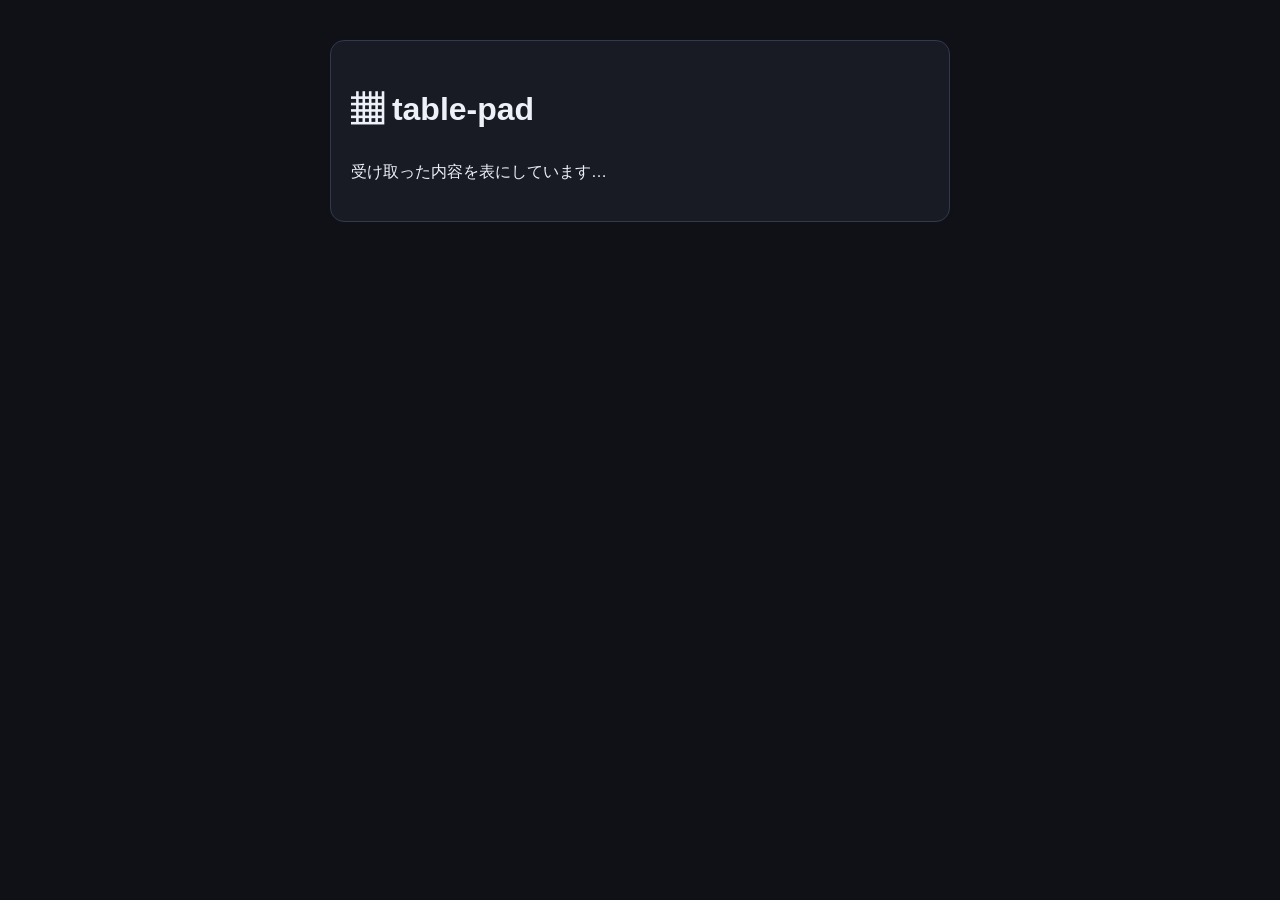
<file: table-pad/receive.html>
<!doctype html><html lang="ja"><head><meta charset="utf-8"><meta name="viewport" content="width=device-width,initial-scale=1"><title>table-pad 受け取り</title><style>body{font-family:-apple-system,"Hiragino Sans",sans-serif;background:#0f1117;color:#eef1f7;max-width:620px;margin:0 auto;padding:40px 18px;line-height:1.7}.card{background:#181b24;border:1px solid #323a4d;border-radius:14px;padding:20px}button{font:inherit;padding:10px 14px;border-radius:10px;border:1px solid #4A9EFF;background:#4A9EFF;color:#fff;font-weight:700}</style></head><body><div class="card"><h1>▦ table-pad</h1><p id="msg">受け取った内容を表にしています…</p><button id="go" hidden>table-padを開く</button></div><script type="module">
import {readTablePadTransfer,consumeTablePadTransfer} from './table-pad-transfer.js';
const KEY='tp_tables_v1',CUR='tp_cur';
const uid=()=> 't'+Date.now().toString(36)+Math.random().toString(36).slice(2,5);
function rows(p){if(p.sets)return [['集合','要素'],...p.sets.flatMap(s=>s.items.map(x=>[s.name,x]))];if(p.items)return [['項目','タグ'],...p.items.map(x=>[x.title,x.tags.join(', ')])];return[]}
function saveRows(rs){if(!rs.length)return null;let tables=[];try{tables=JSON.parse(localStorage.getItem(KEY)||'[]')}catch(e){}const w=Math.max(...rs.map(r=>r.length));const d=rs.map(r=>{const a=r.slice();while(a.length<w)a.push('');return a});const t={id:uid(),title:'voice-padからの受け取り',d,header:true,at:Date.now()};tables.push(t);localStorage.setItem(KEY,JSON.stringify(tables));localStorage.setItem(CUR,t.id);return t}
function go(){location.href='./'}
try{const tr=readTablePadTransfer();if(!tr){throw new Error('受け取りデータがありません。')}const rs=rows(tr.payload);if(!rs.length)throw new Error('表にできるデータがありません。');saveRows(rs);consumeTablePadTransfer(tr.source);document.getElementById('msg').textContent='受け取りました。table-padを開きます。';setTimeout(go,250);document.getElementById('go').hidden=false;document.getElementById('go').onclick=go}catch(e){document.getElementById('msg').textContent='受け取りに失敗しました：'+e.message;document.getElementById('go').hidden=false;document.getElementById('go').onclick=go}
</script></body></html>
</file>
